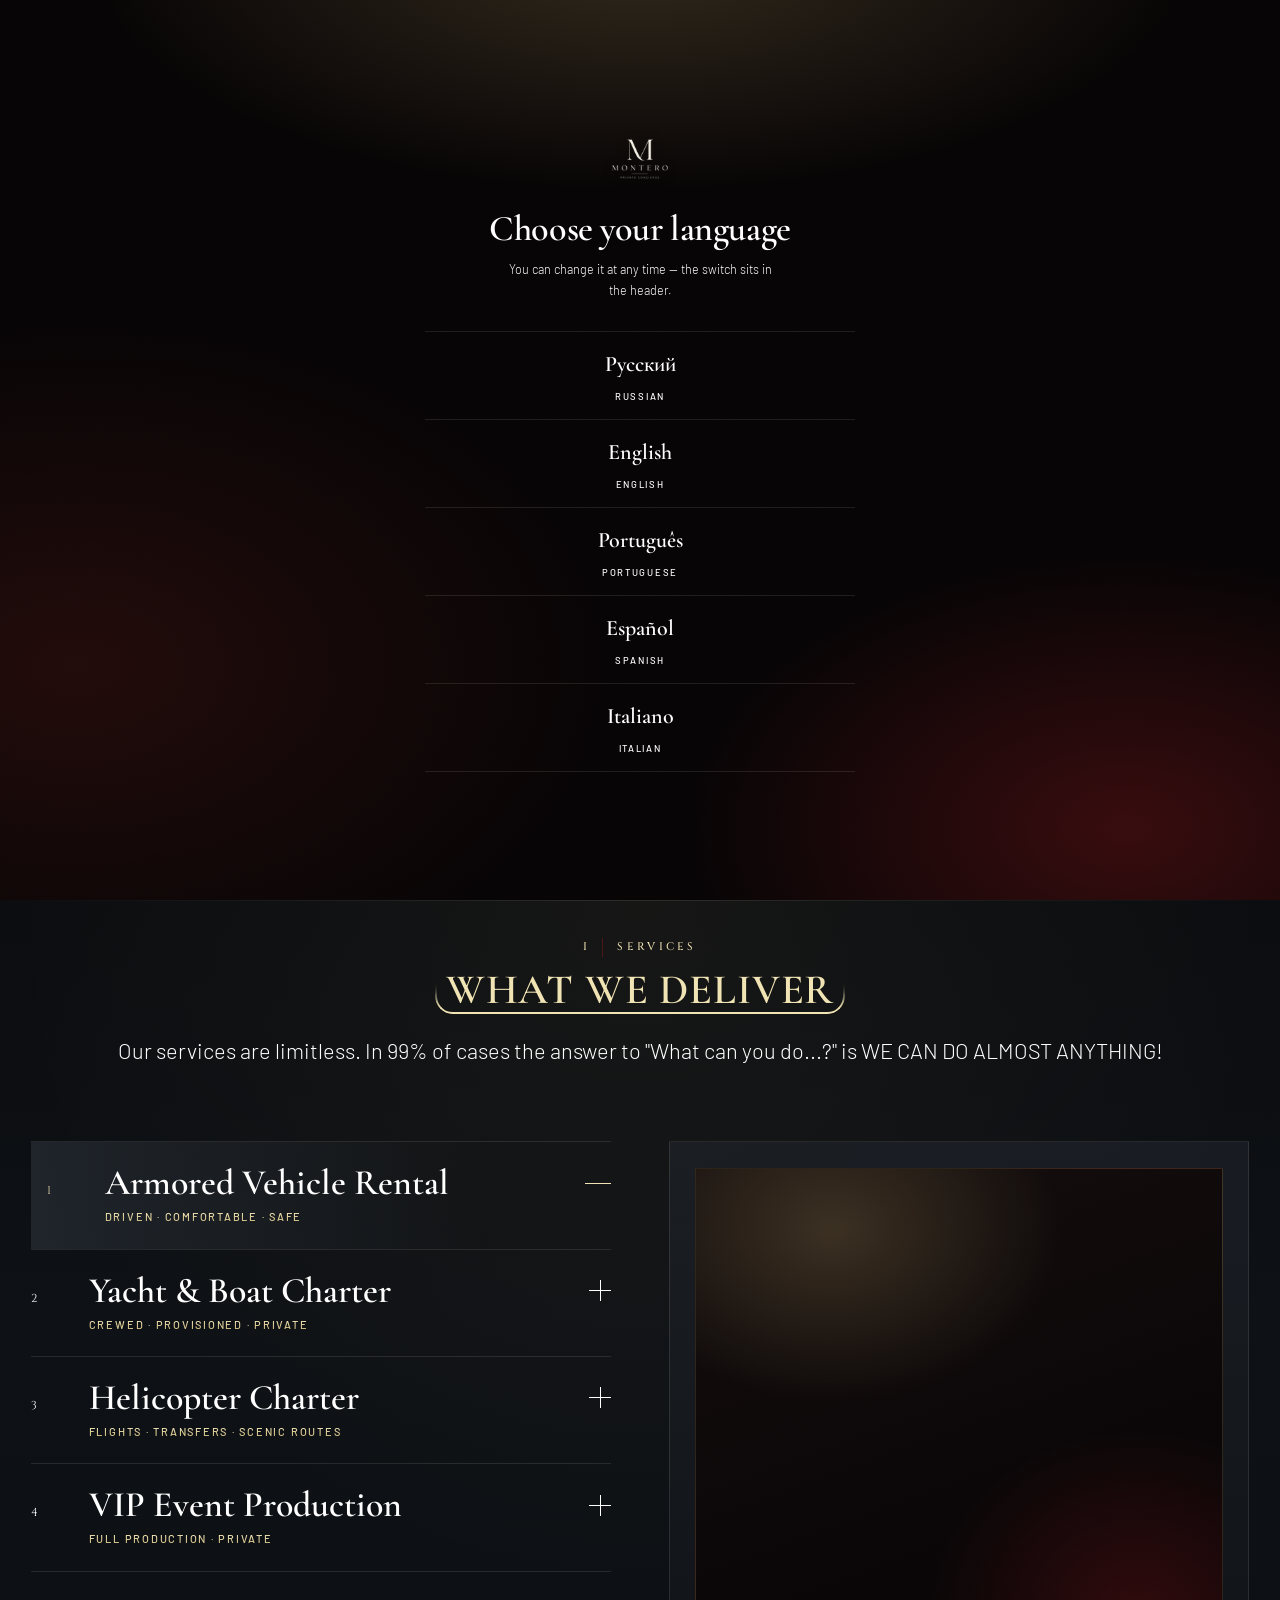
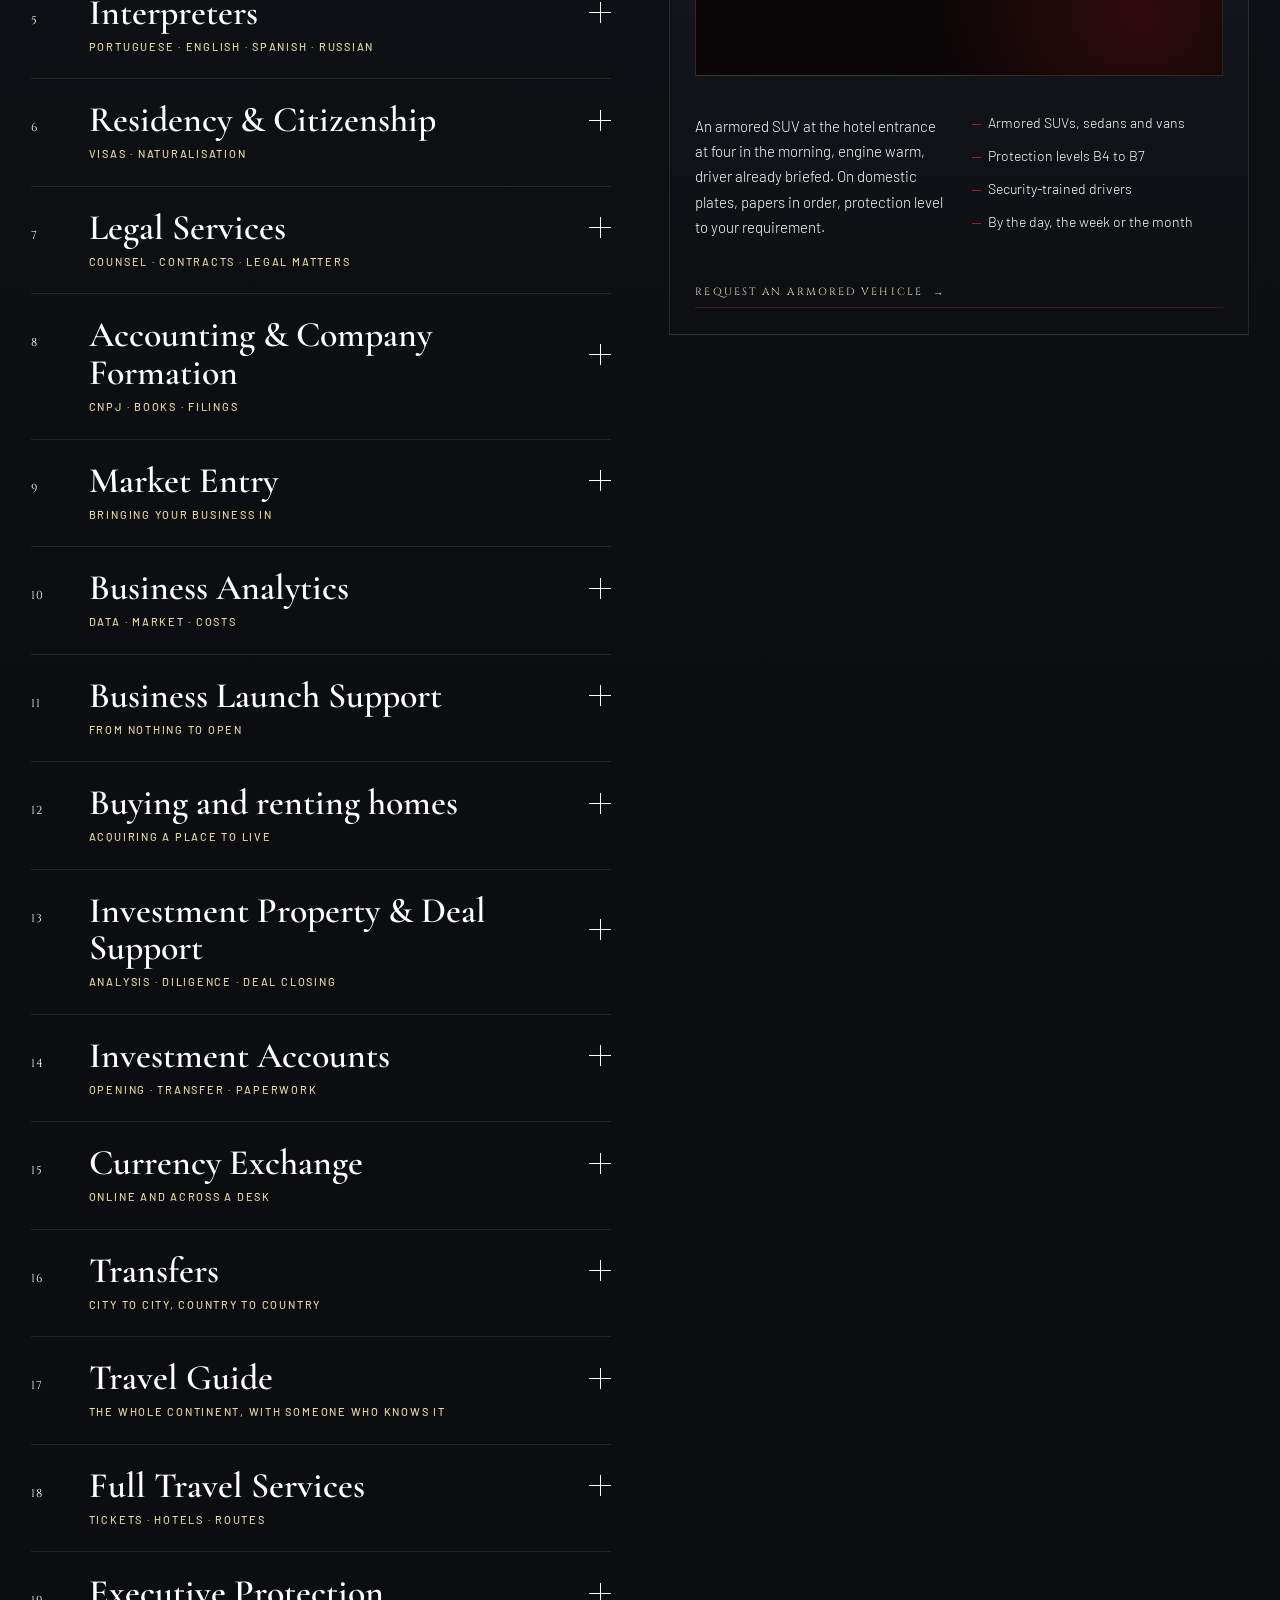
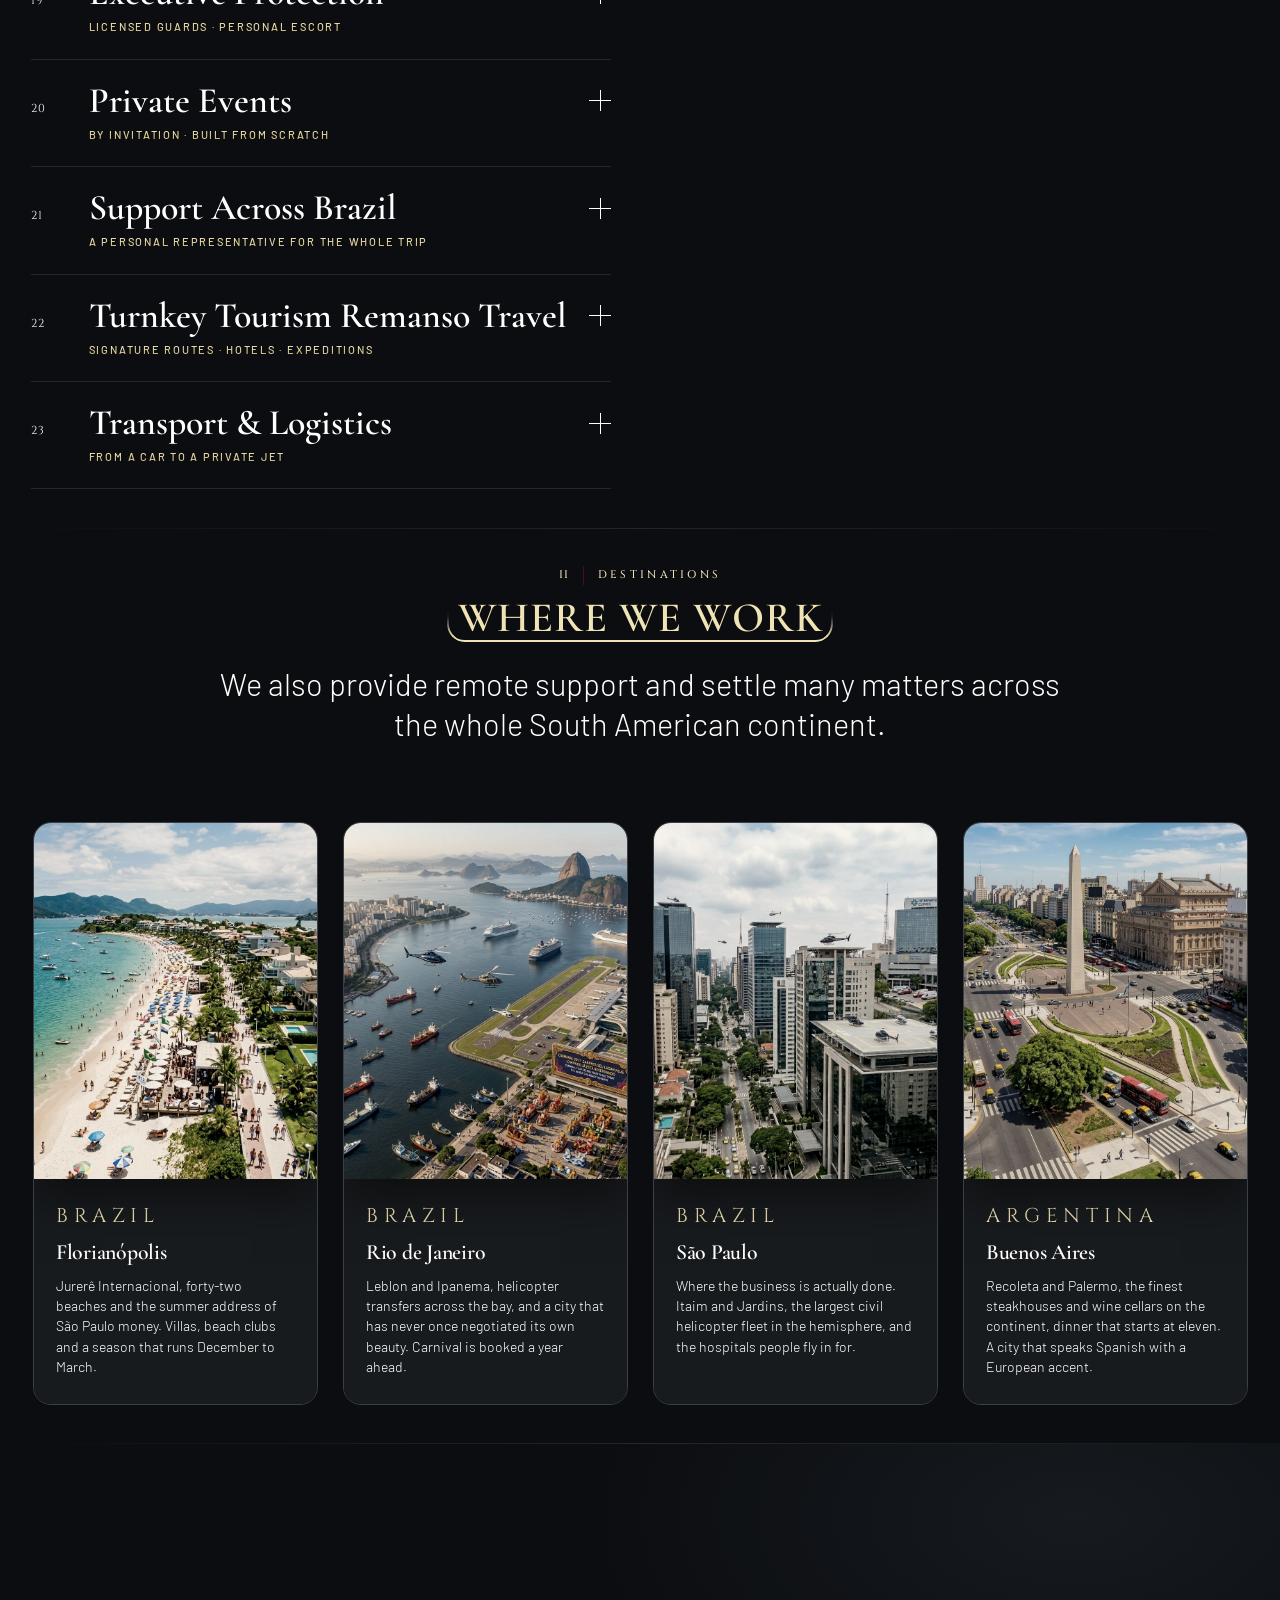
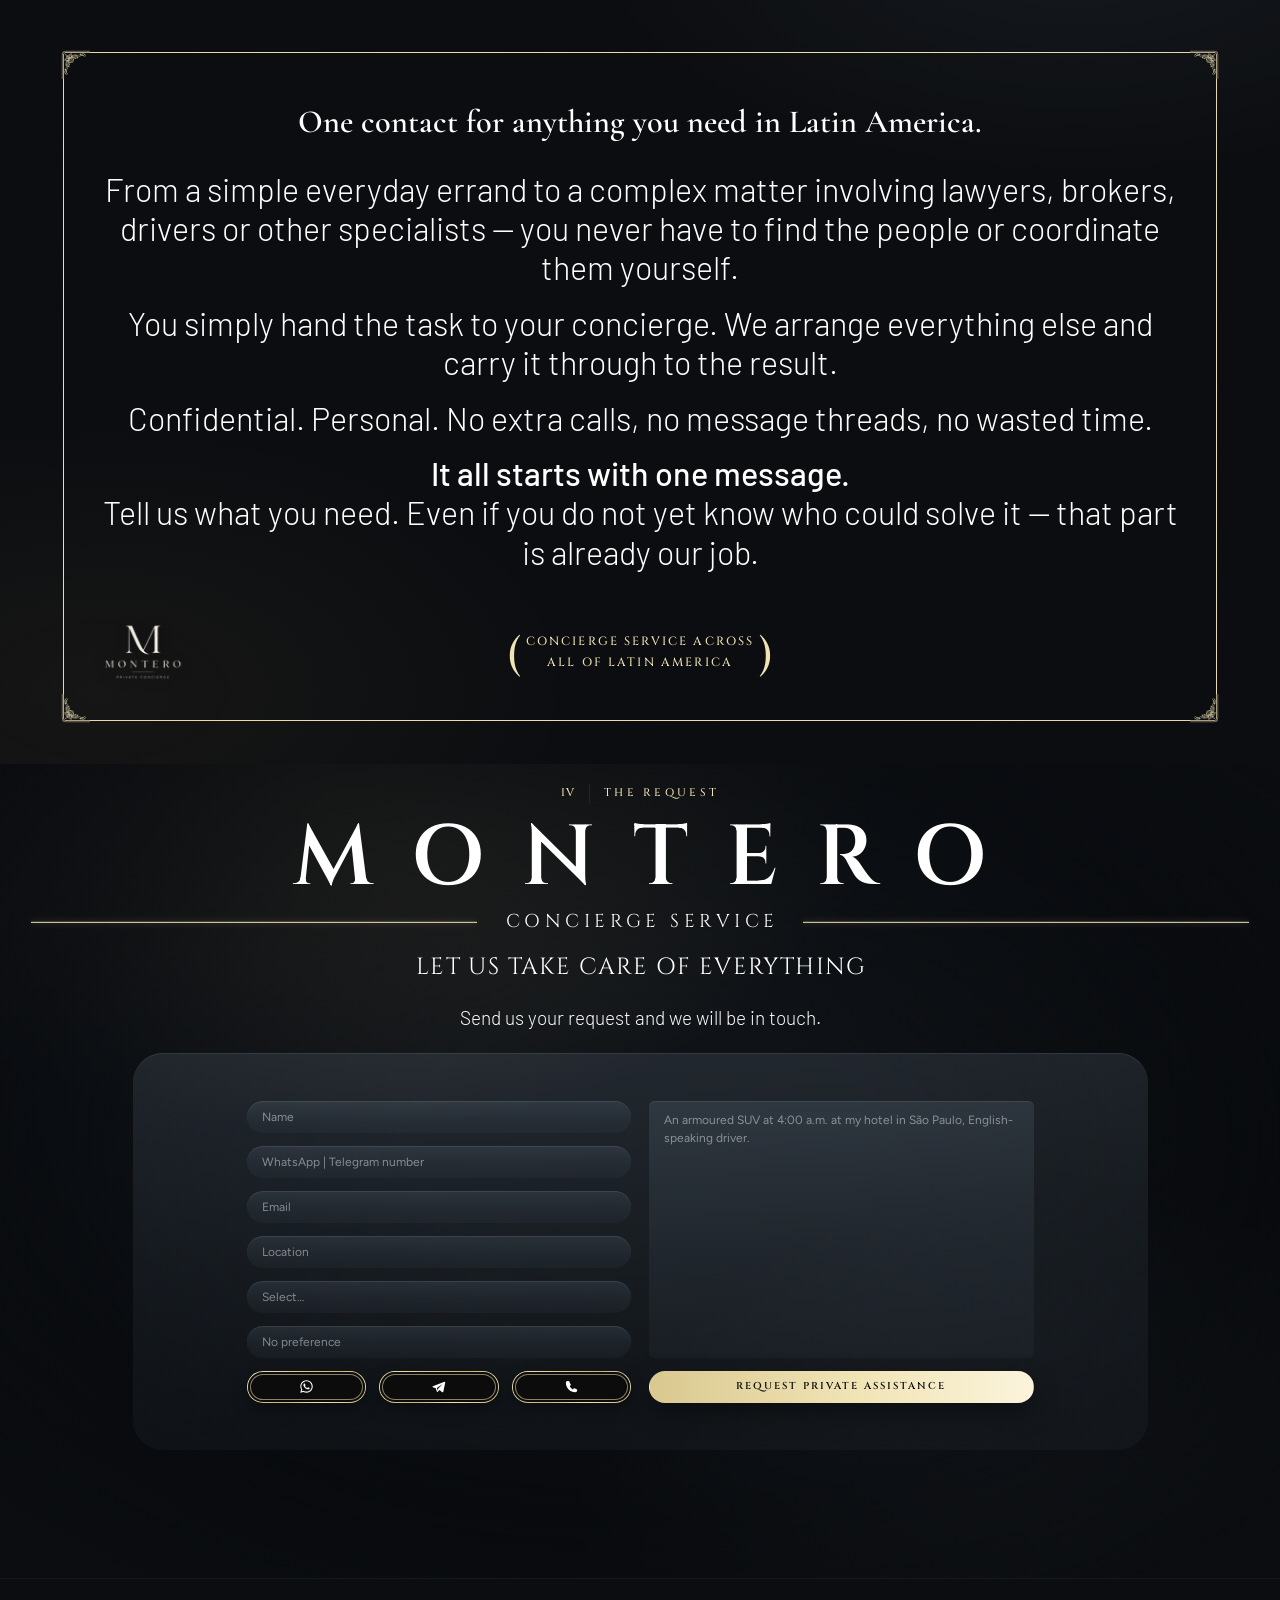
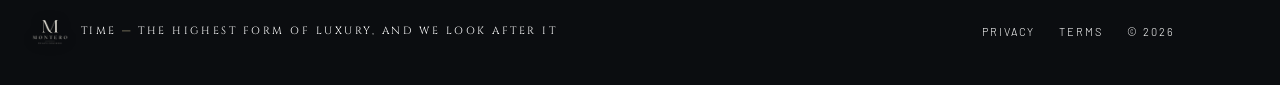
<file: index.html>
<!doctype html>
<html lang="ru">
<head>
<meta charset="utf-8">
<meta name="viewport" content="width=device-width, initial-scale=1">
<!-- ── Один адрес на оба вида ────────────────────────────────────────
     Компьютерная версия живёт в /v3/, телефонная — здесь. Посетителю
     знать об этом незачем: с широкого экрана его сразу переводит на
     /v3/, с телефона он остаётся тут.

     Порог тот же, что у всей вёрстки, — 981 пиксель, и переходы
     разведены (сюда возвращает только ниже 981), поэтому качелей
     между версиями быть не может. На всякий случай стоит счётчик: за
     сеанс не больше двух переходов.

     Кто хочет остаться на этой версии наперекор устройству — адрес с
     ?stay=1 ; выбор держится до конца сеанса.

     Скрипт стоит первым и работает до отрисовки: замена адреса идёт
     без мелькания страницы и без записи в историю, поэтому «назад»
     ведёт туда, откуда человек пришёл.                            -->
<script>
(function () {
  try {
    if (/[?&]stay=1/.test(location.search)) {
      sessionStorage.setItem('mc-stay', '1');
    }
    if (sessionStorage.getItem('mc-stay') === '1') return;
    var n = +(sessionStorage.getItem('mc-jump') || 0);
    if (n >= 2) return;
    if (window.matchMedia('(min-width:981px)').matches) {
      sessionStorage.setItem('mc-jump', n + 1);
      location.replace('v3/' + location.search + location.hash);
    }
  } catch (e) {}
})();
</script>
<!-- ── Свежесть страницы ─────────────────────────────────────────────
     Перед сайтом стоит щит DDoS-Guard, и он держит копию страницы у
     себя, не слушая ни Cache-Control, ни must-revalidate: проверено на
     пробном файле — изменённый на сервере, он отдавался старым больше
     трёх минут. Поэтому страница спрашивает сама.

     Запрос к version.txt идёт с уникальной меткой времени: такого
     адреса у щита в запасе нет, и он вынужден сходить на сервер. Если
     номер сборки разошёлся с тем, что вшит в страницу, — уходим на
     адрес с этим номером. Он тоже уникален, значит тоже мимо щита, и
     человек видит свежее. Одной перезагрузки хватает.

     Всё обёрнуто так, чтобы отказ сети или старый браузер ничего не
     ломали: не вышло — страница просто остаётся как есть.        -->
<meta name="mc-build" content="13f82c9b87">
<script>
(function () {
  try {
    var m = document.querySelector('meta[name="mc-build"]');
    if (!m || !window.fetch) return;
    var свой = (m.getAttribute('content') || '').trim();
    if (!свой || свой.charAt(0) === '_') return;   /* не собрано — не мешаем */
    fetch('version.txt?t=' + Date.now(), { cache: 'no-store' })
      .then(function (r) { return r.ok ? r.text() : ''; })
      .then(function (t) {
        var нов = (t || '').trim();
        if (!нов || нов === свой) return;
        if (location.search.indexOf('v=' + нов) !== -1) return;   /* уже на свежем */
        location.replace(location.pathname + '?v=' + encodeURIComponent(нов) + location.hash);
      })
      .catch(function () {});
  } catch (e) {}
})();
</script>
<title data-i18n="meta.title">MONTERO — Concierge Service</title>
<link rel="icon" href="assets/img/favicon.ico?v=72ce9bf3" sizes="any">
<link rel="icon" type="image/png" sizes="32x32" href="assets/img/favicon-32.png?v=3764b891">
<link rel="apple-touch-icon" sizes="180x180" href="assets/img/apple-touch-icon.png?v=cc513572">
<meta name="theme-color" content="#0C0C0D">
<meta name="description" data-i18n-content="meta.desc" content="Частный консьерж по Бразилии и Латинской Америке. Одна просьба — всё устроено: транспорт, авиация, яхты, резиденции, охрана.">
<link rel="preconnect" href="https://fonts.googleapis.com">
<link rel="preconnect" href="https://fonts.gstatic.com" crossorigin>
<link rel="stylesheet" href="https://fonts.googleapis.com/css2?family=Libertinus+Serif:ital,wght@0,400;0,600;0,700;1,400&family=Cormorant+Garamond:ital,wght@0,300;0,400;0,500;0,600;1,300;1,400&family=Cinzel:wght@400;500;600&family=Barlow:wght@300;400;500;600&family=Commissioner:wght@300;400;500;600&display=swap">
<link rel="stylesheet" href="https://fonts.googleapis.com/css2?family=Playfair+Display:ital,wght@0,400;0,500;0,600;0,700;1,400;1,500;1,600&family=Lora:wght@400;500;600;700&display=swap">
<link rel="stylesheet" href="assets/css/style.css?v=dad8f49d">
</head>
<body>

<div class="grain" aria-hidden="true"></div>

<!-- ════════ NAV ════════ -->
<header class="nav" id="nav">
  <div class="nav-in">
    <a class="brand" href="#home" data-scroll aria-label="На главную" data-i18n-aria="aria.home">
      <img class="brand-mark" src="assets/img/mark-128.png?v=abeec089"
           srcset="assets/img/mark-72.png?v=ff7ff8f9 72w, assets/img/mark-88.png?v=d2e3e298 88w, assets/img/mark-108.png?v=9b10171b 108w, assets/img/mark-128.png?v=abeec089 128w, assets/img/mark-144.png?v=e69e61a5 144w, assets/img/mark-160.png?v=24760b86 160w, assets/img/mark-200.png?v=bf9d3233 200w, assets/img/mark-260.png?v=b6441772 260w, assets/img/mark-360.png?v=07fea1cb 360w"
           sizes="(max-width:540px) 60px, 72px"
           alt="Montero Private Concierge" width="512" height="512" decoding="async">
    </a>

    <nav class="nav-links" aria-label="Разделы" data-i18n-aria="aria.sections">
      <a href="#home" data-scroll data-i18n="nav.home">Главная</a>
      <a href="#services" data-scroll data-i18n="nav.services">Услуги</a>
      <a href="#destinations" data-scroll data-i18n="nav.destinations">Направления</a>
      <a href="#concierge" data-scroll data-i18n="nav.concierge">Консьерж</a>
      <a href="#request" data-scroll data-i18n="nav.request">Заявка</a>
    </nav>

    <div class="nav-right">
      <button class="lang-btn" id="langBtn" type="button" aria-haspopup="dialog">
        <span id="langCode">RU</span>
        <svg viewBox="0 0 10 6" width="9" height="6" aria-hidden="true"><path d="M1 1l4 4 4-4" fill="none" stroke="currentColor" stroke-width="1.2"></path></svg>
      </button>
      <a class="btn btn-ghost btn-sm" href="#request" data-scroll><span data-i18n="nav.cta">Связь 24/7</span></a>
      <button class="burger" id="burger" type="button" aria-label="Меню" data-i18n-aria="aria.menu" aria-expanded="false" aria-controls="drawer">
        <span></span><span></span>
      </button>
    </div>
  </div>
</header>

<div class="drawer" id="drawer" hidden>
  <button class="btn btn-ghost btn-sm drawer-lang" id="langBtnMob" type="button"
          data-i18n="lang.btn">Язык</button>
  <nav class="drawer-links" aria-label="Меню" data-i18n-aria="aria.menu">
    <a href="#home" data-scroll><span data-i18n="nav.home">Главная</span></a>
    <a href="#services" data-scroll><span data-i18n="nav.services">Услуги</span></a>
    <a href="#destinations" data-scroll><span data-i18n="nav.destinations">Направления</span></a>
    <a href="#concierge" data-scroll><span data-i18n="nav.concierge">Консьерж</span></a>
    <a href="#request" data-scroll><span data-i18n="nav.request">Заявка</span></a>
  </nav>
</div>

<main>

<!-- ════════ I · HERO ════════ -->
<!-- Первый экран и витрина под ним — одно полотно в высоту окна.
     Обёртка ниже держит их вместе: остаток высоты уходит первому
     экрану, а нижняя строка витрины садится ровно на край окна. -->
<div class="home-canvas">

<section class="hero" id="home">
  <div class="hero-bg" data-parallax="0.14">
    <!-- Первый экран стоит на собственном цвете: чёрный с красным
         смещением, золотое сияние сверху, алый отсвет справа внизу —
         всё это заложено в фон .hero-bg. Снимок снят по просьбе
         владельца. Чтобы вернуть его, раскройте блок ниже.
    <picture>
      <source media="(max-width:720px)" srcset="assets/img/hero-m.jpg?v=cdcdb51e">
      <img class="media" src="assets/img/hero.jpg?v=2ba8894e" alt="" fetchpriority="high">
    </picture> -->
    <!-- Видеофон ложится поверх снимка сам, когда сможет играть.
         Раскройте блок, когда вернём ролик.
    <video class="media vid" autoplay muted loop playsinline preload="auto"
           poster="assets/img/hero.jpg">
      <source src="assets/img/hero.mp4" type="video/mp4">
    </video> -->
  </div>
  <div class="hero-glow" aria-hidden="true"></div>
  <div class="strings" aria-hidden="true">
    <span style="--x:9%;--h:44vh;--o:.10;--d:0s"></span>
    <span style="--x:21%;--h:31vh;--o:.07;--d:-2.4s"></span>
    <span style="--x:37%;--h:52vh;--o:.12;--d:-5.1s"></span>
    <span style="--x:63%;--h:38vh;--o:.09;--d:-1.3s"></span>
    <span style="--x:79%;--h:47vh;--o:.11;--d:-3.7s"></span>
    <span style="--x:92%;--h:28vh;--o:.06;--d:-6.2s"></span>
  </div>
  <div class="hero-vig" aria-hidden="true"></div>

  <div class="shell hero-in">
    <h1 class="lockup reveal d1">
      <span class="lk-name">Montero</span>
      <span class="lk-sub"><i></i><em>Concierge Service</em><i></i></span>
      <span class="lk-claim">
        <span class="lk-dot" aria-hidden="true"></span>
        <b data-i18n="final.claim1">Всё, что вам нужно в Бразилии, Аргентине</b>
        <b class="hard" data-i18n="final.claim2">на одном номере тел: +55-48-99648-1563</b>
      </span>
    </h1>
    <div class="hero-act reveal d3">
      <a class="btn btn-ghost btn-lg" href="https://wa.me/5548996481563" target="_blank" rel="noopener"><span data-i18n="hero.wa">Связаться с нами</span></a>
    </div>
  </div>

  <div class="hero-rail reveal d4">
    <span><b data-count="24">0</b><b>/7</b> <em data-i18n="rail.attendance">на связи</em></span>
    <span><b data-count="20">0</b><b>+</b> <em data-i18n="rail.services">услуг</em></span>
    <span><b data-count="4">0</b> <em data-i18n="rail.destinations">направления</em></span>
    <span><b>1</b> <em data-i18n="rail.number">номер</em></span>
  </div>
</section>

<!-- ════════ I-B · ВИТРИНА ════════
     Панель между первым экраном и разделом услуг: слоган, философия,
     шесть направлений работы и знак с прямой связью. Собрана по
     макету владельца; логика остальных разделов не затронута.   -->
<section class="lp" id="showcase">

  <div class="lp-band">
    <div class="lp-band-in">
      <p class="lp-slogan reveal">
        <span data-i18n="lp.slogan1">Ваше время.</span><br>
        <span data-i18n="lp.slogan2">Наша ответственность.</span>
      </p>
      <p class="lp-clock reveal d1" id="lpClock"><b id="lpH">--</b><i>:</i><b id="lpM">--</b></p>
    </div>
  </div>

  <div class="lp-grid">

    <!-- ── Философия ────────────────────────────────────────────── -->
    <article class="lp-col lp-philosophy reveal">
      <p class="lp-label" data-i18n="lp.phil.label">Философия Montero</p>
      <h2 class="lp-h">
        <span data-i18n="lp.phil.h1">Ваше время.</span><br>
        <span data-i18n="lp.phil.h2">Ваша роскошь.</span>
      </h2>
      <p class="lp-txt" data-i18n-html="lp.phil.txt">Мы берём на себя всё, что требует времени,<br>ресурсов и связей. Вы получаете результат<br>— без лишних усилий и лишних людей.</p>
      <p class="lp-sign" data-i18n="lp.phil.sign">Частный консьерж — MONTERO</p>
    </article>

    <!-- ── Шесть направлений работы ─────────────────────────────── -->
    <article class="lp-col lp-services reveal d1">
      <p class="lp-label" data-i18n="lp.svc.label">Услуги</p>
      <ul class="lp-list">
        <li><a href="#services" data-scroll>
          <span class="lp-num">01</span>
          <span class="lp-body">
            <span class="lp-name" data-i18n="lp.svc0">Бронированные авто</span>
            <span class="lp-tag" data-i18n="lp.tag0">С водителем · Комфортно</span>
          </span>
          <span class="lp-arrow" aria-hidden="true"></span>
        </a></li>
        <li><a href="#services" data-scroll>
          <span class="lp-num">02</span>
          <span class="lp-body">
            <span class="lp-name" data-i18n="svc.1.name">Яхты и катера</span>
            <span class="lp-tag" data-i18n="lp.tag1">С экипажем · С провизией</span>
          </span>
          <span class="lp-arrow" aria-hidden="true"></span>
        </a></li>
        <li><a href="#services" data-scroll>
          <span class="lp-num">03</span>
          <span class="lp-body">
            <span class="lp-name" data-i18n="svc.2.name">Аренда вертолёта</span>
            <span class="lp-tag" data-i18n="lp.tag2">Полёты · Трансферы</span>
          </span>
          <span class="lp-arrow" aria-hidden="true"></span>
        </a></li>
        <li><a href="#services" data-scroll>
          <span class="lp-num">04</span>
          <span class="lp-body">
            <span class="lp-name" data-i18n="svc.3.name">VIP-мероприятия</span>
            <span class="lp-tag" data-i18n="svc.3.tag">Полная организация · Приватно</span>
          </span>
          <span class="lp-arrow" aria-hidden="true"></span>
        </a></li>
        <li><a href="#services" data-scroll>
          <span class="lp-num">05</span>
          <span class="lp-body">
            <span class="lp-name" data-i18n="svc.4.name">Переводчики</span>
            <span class="lp-tag" data-i18n="lp.tag4">Португальский · Английский</span>
          </span>
          <span class="lp-arrow" aria-hidden="true"></span>
        </a></li>
        <li><a href="#services" data-scroll>
          <span class="lp-num">06</span>
          <span class="lp-body">
            <span class="lp-name" data-i18n="svc.5.name">ВНЖ и гражданство</span>
            <span class="lp-tag" data-i18n="svc.5.tag">Визы · Натурализация</span>
          </span>
          <span class="lp-arrow" aria-hidden="true"></span>
        </a></li>
      </ul>
    </article>

    <!-- ── Направления и прямая связь ───────────────────────────── -->
    <article class="lp-col lp-dest reveal d2">
      <p class="lp-label" data-i18n="lp.dest.label">Направления</p>

      <div class="lp-dest-in">
        <p class="lp-big">
          <b>04</b>
          <span data-i18n="lp.dest.word">направления</span>
        </p>
        <ul class="lp-icons">
          <li>
            <svg viewBox="0 0 24 24" width="26" height="26" fill="none" stroke="currentColor" stroke-width="1.1" aria-hidden="true"><path d="M3 11 12 4l9 7"/><path d="M5.5 9.6V20h13V9.6"/><path d="M10 20v-5h4v5"/></svg>
            <span data-i18n="lp.dest.i0">Недвижимость</span>
          </li>
          <li>
            <svg viewBox="0 0 24 24" width="26" height="26" fill="none" stroke="currentColor" stroke-width="1.1" aria-hidden="true"><path d="M3 15h18"/><path d="M5 15v2.5M19 15v2.5"/><path d="M4.5 15l1.8-5.2A2 2 0 0 1 8.2 8.4h7.6a2 2 0 0 1 1.9 1.4L19.5 15"/><circle cx="7.5" cy="15" r="1.6"/><circle cx="16.5" cy="15" r="1.6"/></svg>
            <span data-i18n="lp.dest.i1">Образ жизни</span>
          </li>
          <li>
            <svg viewBox="0 0 24 24" width="26" height="26" fill="none" stroke="currentColor" stroke-width="1.1" aria-hidden="true"><path d="M12 3c.8 0 1.3.8 1.3 1.8v4.4l7.2 3.9v1.7l-7.2-2.2v4l2.3 1.6v1.4L12 19l-3.6.6v-1.4l2.3-1.6v-4L3.5 14.8v-1.7l7.2-3.9V4.8C10.7 3.8 11.2 3 12 3Z"/></svg>
            <span data-i18n="lp.dest.i2">Перелёты</span>
          </li>
          <li>
            <svg viewBox="0 0 24 24" width="26" height="26" fill="none" stroke="currentColor" stroke-width="1.1" aria-hidden="true"><rect x="3" y="7.5" width="18" height="12" rx="1.4"/><path d="M9 7.5V6a1.5 1.5 0 0 1 1.5-1.5h3A1.5 1.5 0 0 1 15 6v1.5"/><path d="M3 12.5h18"/></svg>
            <span data-i18n="lp.dest.i3">Бизнес</span>
          </li>
        </ul>
      </div>

      <div class="lp-one">
        <p class="lp-one-h">
          <span data-i18n="lp.one.h1">Один номер.</span><br>
          <span data-i18n="lp.one.h3">Один консьерж.</span>
        </p>
        <p class="lp-one-txt" data-i18n-html="lp.one.txt">Один номер для решений,<br>которые требуют десятков контактов.<br>Вы формулируете желание.</p>
        <p class="lp-sign lp-one-sign" data-i18n="lp.one.sign">Мы превращаем его в реальность.</p>
        <a class="btn btn-ghost btn-sm lp-one-btn" href="https://wa.me/5548996481563" target="_blank" rel="noopener"><span data-i18n="lp.one.cta">Связаться 24/7</span></a>
      </div>
    </article>

  </div>

  <div class="lp-foot">
    <a class="lp-foot-brand" href="#home" data-scroll>
      <b>MONTERO</b>
      <em data-i18n="lp.foot.sub">Частный консьерж</em>
    </a>
    <p class="lp-foot-claim">
      <b data-i18n="lp.foot.claim">Ваше время — ваша роскошь.</b>
      <em data-i18n="lp.foot.geo">Бразилия · Южная Америка</em>
    </p>
    <a class="lp-foot-cta" href="#request" data-scroll data-i18n-html="lp.foot.cta">Запросить<br>консьержа</a>
  </div>

</section>

</div><!-- /.home-canvas -->

<!-- ════════ II · SERVICES ════════ -->
<section class="sec services" id="services">
  <div class="shell">
    <header class="sec-head reveal">
      <p class="label"><i>I</i><span data-i18n="sec.svc.label">Услуги</span></p>
      <h2 data-i18n-html="sec.svc.h">Что мы <span class="h-cap">реализуем</span></h2>
      <p class="sec-lede" data-i18n="sec.svc.lede">Наши услуги — безграничны, и в 99% случаев на вопрос "А что вы можете...?" ответ — МОЖЕМ ПРАКТИЧЕСКИ ВСЁ!</p>
    </header>

    <div class="svc-grid">
      <div class="svc-list">

        <article class="svc-row reveal" data-svc data-first>
          <button class="svc-head" type="button" aria-expanded="false">
            <span class="svc-num">1</span>
            <span class="svc-name" data-i18n="svc.0.name">Бронированные автомобили</span>
            <span class="svc-tag" data-i18n="svc.0.tag">С водителем · комфортно · безопасно</span>
            <span class="svc-mark" aria-hidden="true"></span>
          </button>
          <div class="svc-body"><div class="svc-detail">
            <div class="svc-media sc-night"><img class="media" src="assets/img/mobility.jpg?v=4da29753" alt="Mobility"></div>
            <p class="svc-text" data-i18n="svc.0.text">Бронированный внедорожник у входа в отель в четыре утра: двигатель прогрет, водитель уже проинструктирован. Машина на внутренних номерах, документы в порядке, класс защиты — под вашу задачу.</p>
            <ul class="svc-items">
              <li data-i18n="svc.0.i0">Бронированные внедорожники, седаны и микроавтобусы</li>
              <li data-i18n="svc.0.i1">Классы защиты от B4 до B7</li>
              <li data-i18n="svc.0.i2">Водители с подготовкой по безопасности</li>
              <li data-i18n="svc.0.i3">На день, на неделю или на месяц</li>
            </ul>
            <a class="svc-cta" href="#request" data-scroll data-prefill="Armored Vehicle Rental" data-i18n="svc.0.cta">Запросить бронированный автомобиль</a>
          </div></div>
        </article>

        <article class="svc-row reveal" data-svc>
          <button class="svc-head" type="button" aria-expanded="false">
            <span class="svc-num">2</span>
            <span class="svc-name" data-i18n="svc.1.name">Яхты и катера</span>
            <span class="svc-tag" data-i18n="svc.1.tag">С экипажем · С провизией · Приватно</span>
            <span class="svc-mark" aria-hidden="true"></span>
          </button>
          <div class="svc-body"><div class="svc-detail">
            <div class="svc-media sc-sea"><img class="media" src="assets/img/yachts.jpg?v=ecbccb08" alt="Yachts"></div>
            <p class="svc-text" data-i18n="svc.1.text">Яхта с экипажем, полностью подготовленная под ваши пожелания. Или быстрый катер на ваше время. Индивидуальные маршруты, лучшие побережья и полная свобода передвижения по воде.</p>
            <ul class="svc-items">
              <li data-i18n="svc.1.i0">Моторные и парусные яхты с экипажем</li>
              <li data-i18n="svc.1.i1">Гидроциклы и катера</li>
              <li data-i18n="svc.1.i2">Острова, пляжи и курорты континента</li>
              <li data-i18n="svc.1.i3">Шеф-повар, провизия и дайвинг</li>
            </ul>
            <a class="svc-cta" href="#request" data-scroll data-prefill="Yacht &amp; Boat Charter" data-i18n="svc.1.cta">Запросить яхту</a>
          </div></div>
        </article>

        <article class="svc-row reveal" data-svc>
          <button class="svc-head" type="button" aria-expanded="false">
            <span class="svc-num">3</span>
            <span class="svc-name" data-i18n="svc.2.name">Аренда вертолёта</span>
            <span class="svc-tag" data-i18n="svc.2.tag">Полёты · Трансферы · Обзорные маршруты</span>
            <span class="svc-mark" aria-hidden="true"></span>
          </button>
          <div class="svc-body"><div class="svc-detail">
            <div class="svc-media sc-sky"><img class="media" src="assets/img/helicopter.jpg?v=ec0a456b" alt="Helicopter"></div>
            <p class="svc-text" data-i18n="svc.2.text">Сан-Паулу — Буэнос-Айрес без многочасовой дороги и пересадок. Перелёты между городскими площадками, трансферы по Латинской Америке, разрешения оформлены до вашего приезда.</p>
            <ul class="svc-items">
              <li data-i18n="svc.2.i0">Перелёты между городскими площадками</li>
              <li data-i18n="svc.2.i1">Побережье и острова</li>
              <li data-i18n="svc.2.i2">Обзорные полёты над Рио, Фос-ду-Игуасу и др</li>
              <li data-i18n="svc.2.i3">Разрешения на посадку и наземное обслуживание</li>
            </ul>
            <a class="svc-cta" href="#request" data-scroll data-prefill="Helicopter Charter" data-i18n="svc.2.cta">Запросить вертолёт</a>
          </div></div>
        </article>

        <article class="svc-row reveal" data-svc>
          <button class="svc-head" type="button" aria-expanded="false">
            <span class="svc-num">4</span>
            <span class="svc-name" data-i18n="svc.3.name">VIP-мероприятия</span>
            <span class="svc-tag" data-i18n="svc.3.tag">Полная организация · Приватно</span>
            <span class="svc-mark" aria-hidden="true"></span>
          </button>
          <div class="svc-body"><div class="svc-detail">
            <div class="svc-media sc-blood"><img class="media" src="assets/img/vipevents.jpg?v=02e2879f" alt=""></div>
            <p class="svc-text" data-i18n="svc.3.text">Организуем частные мероприятия любого формата — от ужина для небольшой компании до большого закрытого вечера. Подберём место, персонал и всё необходимое для проведения мероприятия.</p>
            <ul class="svc-items">
              <li data-i18n="svc.3.i0">Частные ужины, приёмы и торжества</li>
              <li data-i18n="svc.3.i1">Подбор площадки и полная организация</li>
              <li data-i18n="svc.3.i2">VIP-зоны и доступ на закрытые мероприятия</li>
              <li data-i18n="svc.3.i3">Повара, музыканты, охрана, фотографы</li>
            </ul>
            <a class="svc-cta" href="#request" data-scroll data-prefill="VIP Event Production" data-i18n="svc.3.cta">Запросить мероприятие</a>
          </div></div>
        </article>

        <article class="svc-row reveal" data-svc>
          <button class="svc-head" type="button" aria-expanded="false">
            <span class="svc-num">5</span>
            <span class="svc-name" data-i18n="svc.4.name">Переводчики</span>
            <span class="svc-tag" data-i18n="svc.4.tag">Португальский · Английский · Испанский · Русский</span>
            <span class="svc-mark" aria-hidden="true"></span>
          </button>
          <div class="svc-body"><div class="svc-detail">
            <div class="svc-media sc-ivory"><img class="media mid" src="assets/img/interpreters.jpg?v=7be649f2" alt=""></div>
            <p class="svc-text" data-i18n="svc.4.text">Переводчик помогает общаться на встречах и решать важные вопросы без языкового барьера.</p>
            <ul class="svc-items">
              <li data-i18n="svc.4.i0">Последовательный и синхронный перевод</li>
              <li data-i18n="svc.4.i1">Переговоры и деловые встречи</li>
              <li data-i18n="svc.4.i2">Нотариус, банк, приём у врача</li>
              <li data-i18n="svc.4.i3">Присяжный перевод документов</li>
            </ul>
            <a class="svc-cta" href="#request" data-scroll data-prefill="Interpreters" data-i18n="svc.4.cta">Запросить переводчика</a>
          </div></div>
        </article>

        <article class="svc-row reveal" data-svc>
          <button class="svc-head" type="button" aria-expanded="false">
            <span class="svc-num">6</span>
            <span class="svc-name" data-i18n="svc.5.name">ВНЖ и гражданство</span>
            <span class="svc-tag" data-i18n="svc.5.tag">Визы · Натурализация</span>
            <span class="svc-mark" aria-hidden="true"></span>
          </button>
          <div class="svc-body"><div class="svc-detail">
            <div class="svc-media sc-dark"><img class="media mid" src="assets/img/residency.jpg?v=c7250800" alt=""></div>
            <p class="svc-text" data-i18n="svc.5.text">Временный вид на жительство, постоянный, гражданство. Мы держим дело, следим за сроками и говорим, что происходит на самом деле — на вашем языке, а не на португальском юридическом.</p>
            <ul class="svc-items">
              <li data-i18n="svc.5.i0">ВНЖ по инвестициям, работе и семье</li>
              <li data-i18n="svc.5.i1">ПМЖ</li>
              <li data-i18n="svc.5.i2">Натурализация и паспорт</li>
              <li data-i18n="svc.5.i3">Помощь с документами для всей семьи</li>
            </ul>
            <a class="svc-cta" href="#request" data-scroll data-prefill="Residency &amp; Citizenship" data-i18n="svc.5.cta">Запросить помощь с ВНЖ</a>
          </div></div>
        </article>

        <article class="svc-row reveal" data-svc>
          <button class="svc-head" type="button" aria-expanded="false">
            <span class="svc-num">7</span>
            <span class="svc-name" data-i18n="svc.6.name">Юридические услуги</span>
            <span class="svc-tag" data-i18n="svc.6.tag">Адвокаты · Договоры · Правовые вопросы</span>
            <span class="svc-mark" aria-hidden="true"></span>
          </button>
          <div class="svc-body"><div class="svc-detail">
            <div class="svc-media sc-stone"><img class="media mid" src="assets/img/legal.jpg?v=c8f95186" alt=""></div>
            <p class="svc-text" data-i18n="svc.6.text">Адвокаты помогают разобраться с документами, договорами и юридическими вопросами до принятия важных решений.</p>
            <ul class="svc-items">
              <li data-i18n="svc.6.i0">Корпоративное и договорное право</li>
              <li data-i18n="svc.6.i1">Недвижимость и споры о праве собственности</li>
              <li data-i18n="svc.6.i2">Семейное, наследственное, миграционное</li>
              <li data-i18n="svc.6.i3">Подготовка и проверка документов</li>
            </ul>
            <a class="svc-cta" href="#request" data-scroll data-prefill="Legal Services" data-i18n="svc.6.cta">Запросить юридическую помощь</a>
          </div></div>
        </article>

        <article class="svc-row reveal" data-svc>
          <button class="svc-head" type="button" aria-expanded="false">
            <span class="svc-num">8</span>
            <span class="svc-name" data-i18n="svc.7.name">Бухгалтерия и открытие компаний</span>
            <span class="svc-tag" data-i18n="svc.7.tag">CNPJ · Учёт · Отчётность</span>
            <span class="svc-mark" aria-hidden="true"></span>
          </button>
          <div class="svc-body"><div class="svc-detail">
            <div class="svc-media sc-amber"><img class="media mid" src="assets/img/accounting.jpg?v=afab652a" alt=""></div>
            <p class="svc-text" data-i18n="svc.7.text">Поможем правильно зарегистрировать компанию и вести бухгалтерию. Подготовим отчётность и проконтролируем сроки, чтобы вам не приходилось заниматься этим самостоятельно.</p>
            <ul class="svc-items">
              <li data-i18n="svc.7.i0">Регистрация компании, CPF и CNPJ</li>
              <li data-i18n="svc.7.i1">Учёт, зарплата и налоговая отчётность</li>
              <li data-i18n="svc.7.i2">Выбор системы налогообложения</li>
              <li data-i18n="svc.7.i3">Лицензии, разрешения, годовая отчётность</li>
            </ul>
            <a class="svc-cta" href="#request" data-scroll data-prefill="Accounting &amp; Company Formation" data-i18n="svc.7.cta">Запросить открытие компании</a>
          </div></div>
        </article>

        <article class="svc-row reveal" data-svc>
          <button class="svc-head" type="button" aria-expanded="false">
            <span class="svc-num">9</span>
            <span class="svc-name" data-i18n="svc.8.name">Внедрение бизнеса</span>
            <span class="svc-tag" data-i18n="svc.8.tag">Переносим то, что у вас уже есть</span>
            <span class="svc-mark" aria-hidden="true"></span>
          </button>
          <div class="svc-body"><div class="svc-detail">
            <div class="svc-media sc-stone"><img class="media mid" src="assets/img/businessentry.jpg?v=fe09ca97" alt=""></div>
            <p class="svc-text" data-i18n="svc.8.text">Если у вас уже есть бизнес, мы поможем перенести его в Южную Америку: откроем компанию, найдём партнёров и организуем работу на месте.</p>
            <ul class="svc-items">
              <li data-i18n="svc.8.i0">Филиал, дочерняя компания или ИП</li>
              <li data-i18n="svc.8.i1">Импорт, таможня и сертификация</li>
              <li data-i18n="svc.8.i2">Дистрибуция и местные партнёры</li>
              <li data-i18n="svc.8.i3">Найм и трудовое законодательство</li>
            </ul>
            <a class="svc-cta" href="#request" data-scroll data-prefill="Market Entry" data-i18n="svc.8.cta">Запросить внедрение бизнеса</a>
          </div></div>
        </article>

        <article class="svc-row reveal" data-svc>
          <button class="svc-head" type="button" aria-expanded="false">
            <span class="svc-num">10</span>
            <span class="svc-name" data-i18n="svc.9.name">Бизнес-аналитика</span>
            <span class="svc-tag" data-i18n="svc.9.tag">Данные · Рынок · Расходы</span>
            <span class="svc-mark" aria-hidden="true"></span>
          </button>
          <div class="svc-body"><div class="svc-detail">
            <div class="svc-media sc-dark"><img class="media mid" src="assets/img/analytics.jpg?v=213d8e3c" alt=""></div>
            <p class="svc-text" data-i18n="svc.9.text">Проверяем рынок, спрос, конкурентов и расходы, чтобы понять, как будет работать ваш бизнес в Южной Америке.</p>
            <ul class="svc-items">
              <li data-i18n="svc.9.i0">Исследование рынка и спроса</li>
              <li data-i18n="svc.9.i1">Анализ конкурентов и цен</li>
              <li data-i18n="svc.9.i2">Расчёт доходов и расходов</li>
              <li data-i18n="svc.9.i3">Выбор региона и площадки</li>
            </ul>
            <a class="svc-cta" href="#request" data-scroll data-prefill="Business Analytics" data-i18n="svc.9.cta">Запросить аналитику</a>
          </div></div>
        </article>

        <article class="svc-row reveal" data-svc>
          <button class="svc-head" type="button" aria-expanded="false">
            <span class="svc-num">11</span>
            <span class="svc-name" data-i18n="svc.10.name">Запуск бизнеса</span>
            <span class="svc-tag" data-i18n="svc.10.tag">С нуля до открытия</span>
            <span class="svc-mark" aria-hidden="true"></span>
          </button>
          <div class="svc-body"><div class="svc-detail">
            <div class="svc-media sc-amber"><img class="media mid" src="assets/img/business.jpg?v=dc51268f" alt=""></div>
            <p class="svc-text" data-i18n="svc.10.text">поможем открыть новое дело в Южной Америке с чистого листа. Поможем разработать план, зарегистрировать компанию, найти помещение, подобрать персонал и подготовить всё к открытию.</p>
            <ul class="svc-items">
              <li data-i18n="svc.10.i0">Концепция и бизнес-план</li>
              <li data-i18n="svc.10.i1">Регистрация и лицензии</li>
              <li data-i18n="svc.10.i2">Помещение, ремонт и поставщики</li>
              <li data-i18n="svc.10.i3">Персонал и запуск работы</li>
            </ul>
            <a class="svc-cta" href="#request" data-scroll data-prefill="Business Launch Support" data-i18n="svc.10.cta">Запросить помощь с запуском</a>
          </div></div>
        </article>


        <article class="svc-row reveal" data-svc>
          <button class="svc-head" type="button" aria-expanded="false">
            <span class="svc-num">12</span>
            <span class="svc-name" data-i18n="svc.12.name">Покупка, аренда жилья</span>
            <span class="svc-tag" data-i18n="svc.12.tag">Приобретаем, чтобы жить</span>
            <span class="svc-mark" aria-hidden="true"></span>
          </button>
          <div class="svc-body"><div class="svc-detail">
            <div class="svc-media sc-night"><img class="media mid" src="assets/img/buyproperty.jpg?v=cbe4a7a1" alt=""></div>
            <p class="svc-text" data-i18n="svc.12.text">Купить жильё в Южной Америке иностранцу законно и безопасно. Мы проверим объект, продавца, документы и все возможные нюансы.</p>
            <ul class="svc-items">
              <li data-i18n="svc.12.i0">Поиск и доступ к закрытым объектам</li>
              <li data-i18n="svc.12.i1">Проверка права собственности</li>
              <li data-i18n="svc.12.i2">Переговоры и оформление сделки</li>
              <li data-i18n="svc.12.i3">Регистрация, налоги и коммунальные</li>
            </ul>
            <a class="svc-cta" href="#request" data-scroll data-prefill="Residential Property Purchase" data-i18n="svc.12.cta">Запросить покупку</a>
          </div></div>
        </article>

        <article class="svc-row reveal" data-svc>
          <button class="svc-head" type="button" aria-expanded="false">
            <span class="svc-num">13</span>
            <span class="svc-name" data-i18n="svc.13.name">Инвестобъекты и сопровождение сделок</span>
            <span class="svc-tag" data-i18n="svc.13.tag">Анализ · Проверка · Закрытие сделки</span>
            <span class="svc-mark" aria-hidden="true"></span>
          </button>
          <div class="svc-body"><div class="svc-detail">
            <div class="svc-media sc-amber"><img class="media" src="assets/img/dealsupport.jpg?v=bff60a06" alt=""></div>
            <p class="svc-text" data-i18n="svc.13.text">Проверим, стоит ли объект своих денег, в каком он состоянии и какой доход может приносить. Поможем провести сделку и оформить все документы.</p>
            <ul class="svc-items">
              <li data-i18n="svc.13.i0">Расчёт доходности и стратегии выхода</li>
              <li data-i18n="svc.13.i1">Техническая и юридическая проверка</li>
              <li data-i18n="svc.13.i2">Переговоры и условия сделки</li>
              <li data-i18n="svc.13.i3">Оформление, регистрация и передача объекта</li>
            </ul>
            <a class="svc-cta" href="#request" data-scroll data-prefill="Investment Property &amp; Deal Support" data-i18n="svc.13.cta">Запросить сопровождение сделки</a>
          </div></div>
        </article>

        <article class="svc-row reveal" data-svc>
          <button class="svc-head" type="button" aria-expanded="false">
            <span class="svc-num">14</span>
            <span class="svc-name" data-i18n="svc.14.name">Инвестиционные счета</span>
            <span class="svc-tag" data-i18n="svc.14.tag">Открытие · Перевод · Оформление</span>
            <span class="svc-mark" aria-hidden="true"></span>
          </button>
          <div class="svc-body"><div class="svc-detail">
            <div class="svc-media sc-stone"><img class="media" src="assets/img/banking.jpg?v=b8e794f7" alt=""></div>
            <p class="svc-text" data-i18n="svc.14.text">Поможем открыть счёт, перевести деньги в Южную Америку и подготовить необходимые документы для банка и финансовых организаций.</p>
            <ul class="svc-items">
              <li data-i18n="svc.14.i0">Инвестиционные и брокерские счета</li>
              <li data-i18n="svc.14.i1">Перевод денег из другой страны</li>
              <li data-i18n="svc.14.i2">Оформление капитала в центробанке</li>
              <li data-i18n="svc.14.i3">Подтверждение происхождения средств</li>
            </ul>
            <a class="svc-cta" href="#request" data-scroll data-prefill="Investment Accounts" data-i18n="svc.14.cta">Запросить открытие счёта</a>
          </div></div>
        </article>

        <article class="svc-row reveal" data-svc>
          <button class="svc-head" type="button" aria-expanded="false">
            <span class="svc-num">15</span>
            <span class="svc-name" data-i18n="svc.15.name">Обмен валюты</span>
            <span class="svc-tag" data-i18n="svc.15.tag">Онлайн и за стойкой</span>
            <span class="svc-mark" aria-hidden="true"></span>
          </button>
          <div class="svc-body"><div class="svc-detail">
            <div class="svc-media sc-dark"><img class="media" src="assets/img/fx.jpg?v=9a5d39ac" alt=""></div>
            <p class="svc-text" data-i18n="svc.15.text">Организуем обмен валюты через лицензированные финансовые организации, которые официально осуществляют валютные операции. Подберём подходящий вариант под вашу сумму и задачу, согласуем условия и поможем организовать проведение операции — онлайн или лично.</p>
            <ul class="svc-items">
              <li data-i18n="svc.15.i0">Онлайн-обмен по согласованному курсу</li>
              <li data-i18n="svc.15.i1">Обмен лично по предварительной записи</li>
              <li data-i18n="svc.15.i2">Работа с крупными суммами</li>
              <li data-i18n="svc.15.i3">Чеки и необходимые документы</li>
            </ul>
            <a class="svc-cta" href="#request" data-scroll data-prefill="Currency Exchange" data-i18n="svc.15.cta">Запросить обмен валюты</a>
          </div></div>
        </article>

        <article class="svc-row reveal" data-svc>
          <button class="svc-head" type="button" aria-expanded="false">
            <span class="svc-num">16</span>
            <span class="svc-name" data-i18n="svc.17.name">Трансферы</span>
            <span class="svc-tag" data-i18n="svc.17.tag">Из города в город, из страны в страну</span>
            <span class="svc-mark" aria-hidden="true"></span>
          </button>
          <div class="svc-body"><div class="svc-detail">
            <div class="svc-media sc-night"><img class="media" src="assets/img/transferbr.jpg?v=0878e30b" alt=""></div>
            <p class="svc-text" data-i18n="svc.17.text">Междугородние и международные переезды по континенту: Сан-Паулу, Рио, Флорианополис, Буэнос-Айрес, Асунсьон, Сьюдад-дель-Эсте — и любая точка между ними. Одна машина, один водитель, одна цена, согласованная до выезда.</p>
            <ul class="svc-items">
              <li data-i18n="svc.17.i0">Маршруты по Бразилии, Аргентине и Парагваю</li>
              <li data-i18n="svc.17.i1">Аэропорты, порты и частные терминалы</li>
              <li data-i18n="svc.17.i2">Многодневные маршруты и пересечение границ</li>
              <li data-i18n="svc.17.i3">Фиксированная цена до выезда</li>
            </ul>
            <a class="svc-cta" href="#request" data-scroll data-prefill="Transfers Across Brazil" data-i18n="svc.17.cta">Запросить трансфер</a>
          </div></div>
        </article>

        <article class="svc-row reveal" data-svc>
          <button class="svc-head" type="button" aria-expanded="false">
            <span class="svc-num">17</span>
            <span class="svc-name" data-i18n="svc.18.name">Гид по Юж. Америке</span>
            <span class="svc-tag" data-i18n="svc.18.tag">Весь континент с тем, кто его знает</span>
            <span class="svc-mark" aria-hidden="true"></span>
          </button>
          <div class="svc-body"><div class="svc-detail">
            <div class="svc-media sc-sky"><img class="media" src="assets/img/guide.jpg?v=29b27368" alt=""></div>
            <p class="svc-text" data-i18n="svc.18.text">Гид, который покажет интересные места, хорошие рестораны и красивые маршруты. Организуем поездки по Бразилии, Аргентине, Парагваю и другим странам Южной Америки.</p>
            <ul class="svc-items">
              <li data-i18n="svc.18.i0">Частный гид в любой стране Южной Америки</li>
              <li data-i18n="svc.18.i1">Исторические места, природа и побережье</li>
              <li data-i18n="svc.18.i2">Рестораны, рынки и интересные районы</li>
              <li data-i18n="svc.18.i3">Фото- и дрон-съёмка</li>
            </ul>
            <a class="svc-cta" href="#request" data-scroll data-prefill="Travel Guide" data-i18n="svc.18.cta">Запросить гида</a>
          </div></div>
        </article>

        <article class="svc-row reveal" data-svc>
          <button class="svc-head" type="button" aria-expanded="false">
            <span class="svc-num">18</span>
            <span class="svc-name" data-i18n="svc.19.name">Туристические услуги</span>
            <span class="svc-tag" data-i18n="svc.19.tag">Билеты · Отели · Маршруты</span>
            <span class="svc-mark" aria-hidden="true"></span>
          </button>
          <div class="svc-body"><div class="svc-detail">
            <div class="svc-media sc-ivory"><img class="media" src="assets/img/tourism.jpg?v=c0eae40c" alt=""></div>
            <p class="svc-text" data-i18n="svc.19.text">Организуем поездку полностью: поможем подобрать перелёты, отели, маршрут, билеты и необходимые документы.</p>
            <ul class="svc-items">
              <li data-i18n="svc.19.i0">Перелёты, гостиницы и апартаменты</li>
              <li data-i18n="svc.19.i1">Планирование маршрута по странам</li>
              <li data-i18n="svc.19.i2">Билеты, пропуска и доступ в парки</li>
              <li data-i18n="svc.19.i3">Страховка и документы для поездки</li>
            </ul>
            <a class="svc-cta" href="#request" data-scroll data-prefill="Full Travel Services" data-i18n="svc.19.cta">Запросить организацию поездки</a>
          </div></div>
        </article>

        <article class="svc-row reveal" data-svc>
          <button class="svc-head" type="button" aria-expanded="false">
            <span class="svc-num">19</span>
            <span class="svc-name" data-i18n="svc.21.name">Личная охрана</span>
            <span class="svc-tag" data-i18n="svc.21.tag">Лицензированные охранники · Индивидуальное сопровождение</span>
            <span class="svc-mark" aria-hidden="true"></span>
          </button>
          <div class="svc-body"><div class="svc-detail">
            <div class="svc-media sc-dark"><img class="media" src="assets/img/protection.jpg?v=8ef0d9a9" alt=""></div>
            <p class="svc-text" data-i18n="svc.21.text">Организуем частную безопасность через проверенные партнёрские агентства — лицензированные охранные организации, имеющие все необходимые разрешения для осуществления охранной деятельности в странах Латинской Америки.</p>
            <ul class="svc-items">
              <li data-i18n="svc.21.i0">Группы личной охраны</li>
              <li data-i18n="svc.21.i1">Предварительная проверка маршрутов и площадок</li>
              <li data-i18n="svc.21.i2">Охрана резиденций и мероприятий</li>
              <li data-i18n="svc.21.i3">Оценка рисков и брифинги перед поездкой</li>
            </ul>
            <a class="svc-cta" href="#request" data-scroll data-prefill="Executive Protection" data-i18n="svc.21.cta">Запросить охрану</a>
          </div></div>
        </article>

        <!-- Четыре услуги, добавленные владельцем. Снимок он пришлёт
             отдельно — пока в карточке название и описание. -->
        <article class="svc-row reveal" data-svc>
          <button class="svc-head" type="button" aria-expanded="false">
            <span class="svc-num">20</span>
            <span class="svc-name" data-i18n="svc.23.name">Закрытые мероприятия</span>
            <span class="svc-tag" data-i18n="svc.23.tag">Вход по приглашениям · Организация с нуля</span>
            <span class="svc-mark" aria-hidden="true"></span>
          </button>
          <div class="svc-body"><div class="svc-detail">
            <div class="svc-media sc-dark"><img class="media" src="assets/img/closedevents.jpg?v=8463d9eb" alt=""></div>
            <p class="svc-text" data-i18n="svc.23.text">Доступ туда, куда нельзя просто купить билет. Частные вечеринки, закрытые клубы, премьеры и VIP-события по приглашениям. А если нужного события нет — мы создадим его для вас с нуля: яхта, частный остров, вилла или любая другая локация. Полная организация под ключ по вашему сценарию — от идеи до последней детали.</p>
          </div></div>
        </article>

        <article class="svc-row reveal" data-svc>
          <button class="svc-head" type="button" aria-expanded="false">
            <span class="svc-num">21</span>
            <span class="svc-name" data-i18n="svc.24.name">Сопровождение по всей Бразилии</span>
            <span class="svc-tag" data-i18n="svc.24.tag">Личный представитель рядом всю поездку</span>
            <span class="svc-mark" aria-hidden="true"></span>
          </button>
          <div class="svc-body"><div class="svc-detail">
            <div class="svc-media sc-sky"><img class="media" src="assets/img/supportbr.jpg?v=97fc48cd" alt=""></div>
            <p class="svc-text" data-i18n="svc.24.text">Ваш личный представитель рядом на протяжении всей поездки. Наш сотрудник физически сопровождает вас, вашу семью или делегацию в любой точке Бразилии, выступая одновременно переводчиком, гидом и персональным консьержем. Он отвечает за организацию маршрута, вашу безопасность и решение любых вопросов на месте — один человек, который всегда рядом и берёт все заботы на себя.</p>
          </div></div>
        </article>

        <article class="svc-row reveal" data-svc>
          <button class="svc-head" type="button" aria-expanded="false">
            <span class="svc-num">22</span>
            <span class="svc-name" data-i18n="svc.25.name">Туризм под ключ Remanso Travel</span>
            <span class="svc-tag" data-i18n="svc.25.tag">Авторские маршруты · Отели · Экспедиции</span>
            <span class="svc-mark" aria-hidden="true"></span>
          </button>
          <div class="svc-body"><div class="svc-detail">
            <div class="svc-media sc-ivory"><img class="media" src="assets/img/remanso.jpg?v=d13de138" alt=""></div>
            <p class="svc-text" data-i18n="svc.25.text">Совместно с Remanso Travel — официальным туроператором в Бразилии, созданным русскоязычной командой, организуем путешествия по стране полностью под ключ. Авторские маршруты, экспедиции, отели и виллы, трансферы, яхты, гиды и индивидуальные программы — вся Бразилия с одной командой, говорящей с вами на одном языке.</p>
          </div></div>
        </article>

        <article class="svc-row reveal" data-svc>
          <button class="svc-head" type="button" aria-expanded="false">
            <span class="svc-num">23</span>
            <span class="svc-name" data-i18n="svc.26.name">Транспорт и логистика</span>
            <span class="svc-tag" data-i18n="svc.26.tag">От автомобиля до частного джета</span>
            <span class="svc-mark" aria-hidden="true"></span>
          </button>
          <div class="svc-body"><div class="svc-detail">
            <div class="svc-media sc-sky"><img class="media" src="assets/img/logistics.jpg?v=3d8f11d8" alt=""></div>
            <p class="svc-text" data-i18n="svc.26.text">Организуем любое перемещение по Бразилии — от автомобиля до частного джета. Аренда автомобилей с водителем и без, премиальные авто, трансферы, микроавтобусы для групп и делегаций, частная авиация, вертолёты, катера и яхты. Подберём транспорт под любую задачу, построим логистику и полностью организуем маршрут от точки отправления до места назначения.</p>
          </div></div>
        </article>

      </div>

      <aside class="svc-stage" id="svcStage" aria-live="polite"></aside>
    </div>
  </div>
</section>

<!-- ════════ III · DESTINATIONS ════════ -->
<section class="sec dest" id="destinations">
  <div class="shell">
    <header class="sec-head reveal">
      <p class="label"><i>II</i><span data-i18n="sec.dest.label">Направления</span></p>
      <h2 data-i18n-html="sec.dest.h">География нашей <span class="h-cap">деятельности</span></h2>
      <p class="sec-lede" data-i18n="sec.dest.lede">Мы также оказываем удалённую поддержку и решаем многие вопросы по всему континенту Южной Америки.</p>
    </header>
  </div>

  <div class="bands">
    <article class="band reveal">
      <div class="band-bg sc-sea" data-parallax="0.09"></div>
      <div class="shell band-in">
        <div class="band-col">
          <span class="band-num" data-i18n="dest.country.br">Бразилия</span>
          <h3 data-i18n="dest.0.name">Флорианополис</h3>
          <p class="band-txt" data-i18n="dest.0.txt">Журере-Интернасионал, сорок два пляжа и летний адрес денег Сан-Паулу. Виллы, пляжные клубы и сезон с декабря по март.</p>
        </div>
        <div class="band-plate sc-sea"><img class="media" src="assets/img/floripa.jpg?v=e1ddac7d" alt=""></div>
      </div>
    </article>

    <article class="band reveal">
      <div class="band-bg sc-blood" data-parallax="0.09"></div>
      <div class="shell band-in">
        <div class="band-col">
          <span class="band-num" data-i18n="dest.country.br">Бразилия</span>
          <h3 data-i18n="dest.1.name">Рио-де-Жанейро</h3>
          <p class="band-txt" data-i18n="dest.1.txt">Леблон и Ипанема, вертолётные трансферы через залив и город, который ни разу не торговался о собственной красоте. Карнавал бронируют за год.</p>
        </div>
        <div class="band-plate sc-blood"><img class="media" src="assets/img/rio.jpg?v=cb44ee75" alt=""></div>
      </div>
    </article>

    <article class="band reveal">
      <div class="band-bg sc-stone" data-parallax="0.09"></div>
      <div class="shell band-in">
        <div class="band-col">
          <span class="band-num" data-i18n="dest.country.br">Бразилия</span>
          <h3 data-i18n="dest.2.name">Сан-Паулу</h3>
          <p class="band-txt" data-i18n="dest.2.txt">Там, где дела действительно делаются. Итаим и Жардинс, крупнейший в полушарии парк гражданских вертолётов и клиники, ради которых сюда летят.</p>
        </div>
        <div class="band-plate sc-stone"><img class="media" src="assets/img/saopaulo.jpg?v=b362c9a1" alt=""></div>
      </div>
    </article>

    <article class="band reveal">
      <div class="band-bg sc-sky" data-parallax="0.09"></div>
      <div class="shell band-in">
        <div class="band-col">
          <span class="band-num" data-i18n="dest.country.ar">Аргентина</span>
          <h3 data-i18n="dest.ar.city">Буэнос-Айрес</h3>
          <p class="band-txt" data-i18n="dest.ar.txt">Реколета и Палермо, лучшие стейк-хаусы и винные погреба континента, ужин в одиннадцать вечера. Город, который говорит по-испански с европейским акцентом.</p>
        </div>
        <div class="band-plate sc-sky plate-obelisco"><img class="media" src="assets/img/buenosaires.jpg?v=3dd62530" alt=""></div>
      </div>
    </article>


  </div>
</section>

<!-- ════════ IV · CONCIERGE ════════ -->
<section class="sec conc" id="concierge">
  <div class="shell">
    <header class="sec-head reveal">
      <p class="label"><i>III</i><span data-i18n="sec.conc.label">Консьерж</span></p>
      <h2 data-i18n-html="sec.conc.h"><span class="ln">Одна ваша просьба</span><span class="ln"><span class="h-cap">Остальное наше дело</span></span></h2>
    </header>

    <div class="conc-grid">
      <div class="conc-say reveal">
        <p class="pull" data-i18n-html="conc.pull"><span class="pl">Один контакт для любых задач</span> <span class="pl">в Латинской Америке.</span></p>
        <p data-i18n="conc.p1">От простой бытовой просьбы до сложного вопроса, требующего участия юристов, брокеров, водителей или других специалистов, — вам не нужно искать исполнителей и координировать их самостоятельно.</p>
        <p data-i18n="conc.p2">Вы просто ставите задачу своему консьержу. Мы организуем всё остальное и доведём до результата.</p>
        <p data-i18n="conc.p3">Конфиденциально. Персонально. Без лишних звонков, переписок и потери времени.</p>
        <p class="conc-start" data-i18n-html="conc.p4"><b>Всё начинается с одного сообщения.</b><br>Расскажите, что вам нужно. Даже если вы пока не знаете, кто именно может решить ваш вопрос, — это уже наша задача.</p>
        <div class="conc-sig">
          <img class="seal-lg" src="assets/img/seal-160.png?v=24760b86"
           srcset="assets/img/seal-88.png?v=d2e3e298 88w, assets/img/seal-120.png?v=c7fae577 120w, assets/img/seal-160.png?v=24760b86 160w, assets/img/seal-200.png?v=bf9d3233 200w, assets/img/seal-260.png?v=b6441772 260w, assets/img/seal-360.png?v=07fea1cb 360w, assets/img/seal-512.png?v=429d8ff4 512w"
           sizes="84px"
           alt="" width="512" height="512" decoding="async">
          <span class="conc-sig-t"><b data-i18n-html="conc.signName"><span class="sl">Консьерж-сервис по</span> <span class="sl">Латинской Америке</span></b></span>
        </div>
      </div>

      <ol class="steps reveal">
        <li>
          <span class="st-n">1</span>
          <h4 data-i18n="step.0.h">Вы пишете</h4>
          <p data-i18n="step.0.p">Одно сообщение, в любой час, на вашем языке. WhatsApp, Telegram или форма ниже.</p>
        </li>
        <li>
          <span class="st-n">2</span>
          <h4 data-i18n="step.1.h">Мы отвечаем</h4>
          <p data-i18n="step.1.p">Конкретный консьерж отвечает, задаёт два вопроса, о которых вы забыли, и называет точную сумму.</p>
        </li>
        <li>
          <span class="st-n">3</span>
          <h4 data-i18n="step.2.h">Мы устраиваем</h4>
          <p data-i18n="step.2.p">Подрядчики проверены, договоры подписаны, депозиты внесены, водители и экипаж проинструктированы о ваших привычках.</p>
        </li>
        <li>
          <span class="st-n">4</span>
          <h4 data-i18n="step.3.h">Всё готово</h4>
          <p data-i18n="step.3.p">Вы приезжаете. Всё уже там, где должно быть, и никому не нужно повторять дважды.</p>
        </li>
      </ol>
    </div>
  </div>
</section>

<!-- ════════ V · REQUEST ════════ -->
<section class="sec req" id="request">
  <div class="shell">
    <!-- Шапка вынесена из левой колонки: метка и заголовок стоят над
         формой по центру, как в разделе «Консьерж». -->
    <header class="sec-head req-head reveal">
      <p class="label"><i>IV</i><span data-i18n="sec.req.label">Заявка</span></p>
      <h2 data-i18n-html="sec.req.h">Позвольте нам позаботиться <span class="h-cap">обо всём.</span></h2>
    </header>

    <div class="req-grid">
      <div class="req-say reveal">
        <p class="sec-lede" data-i18n="sec.req.lede">Оставьте заявку, и мы с вами свяжемся.</p>

        <div class="direct">
          <a class="direct-btn" href="https://wa.me/5548996481563" target="_blank" rel="noopener" aria-label="WhatsApp">
            <svg viewBox="0 0 24 24" width="22" height="22" fill="currentColor" aria-hidden="true"><path d="M12.04 2C6.58 2 2.13 6.45 2.13 11.91c0 1.75.46 3.45 1.32 4.95L2 22l5.25-1.38a9.9 9.9 0 0 0 4.79 1.22h.01c5.46 0 9.91-4.45 9.91-9.91 0-2.65-1.03-5.14-2.9-7.01A9.82 9.82 0 0 0 12.04 2Zm0 18.15h-.01a8.2 8.2 0 0 1-4.19-1.15l-.3-.18-3.11.82.83-3.04-.2-.31a8.19 8.19 0 0 1-1.26-4.38c0-4.54 3.7-8.23 8.24-8.23 2.2 0 4.27.86 5.82 2.41a8.18 8.18 0 0 1 2.41 5.83c0 4.54-3.69 8.23-8.23 8.23Zm4.52-6.16c-.25-.12-1.47-.72-1.69-.81-.23-.08-.39-.12-.56.13-.16.24-.64.8-.78.97-.14.16-.29.19-.54.06-.25-.12-1.05-.39-1.99-1.23-.74-.66-1.23-1.47-1.38-1.72-.14-.25-.01-.38.11-.5.11-.11.25-.29.37-.43.13-.15.17-.25.25-.41.08-.17.04-.31-.02-.43-.06-.13-.56-1.35-.77-1.85-.2-.48-.41-.42-.56-.43h-.48c-.16 0-.43.06-.65.31-.23.25-.86.84-.86 2.05s.88 2.38 1 2.54c.13.17 1.74 2.65 4.21 3.72.59.25 1.05.4 1.4.52.59.19 1.13.16 1.55.1.47-.07 1.47-.6 1.67-1.18.21-.58.21-1.07.15-1.18-.06-.1-.23-.17-.48-.29Z"></path></svg>
          </a>
          <a class="direct-btn" href="https://t.me/yurii_baitler" target="_blank" rel="noopener" aria-label="Telegram">
            <svg viewBox="0 0 24 24" width="22" height="22" fill="currentColor" aria-hidden="true"><path d="M21.6 4.3 2.9 11.4c-.8.3-.8 1.4 0 1.7l4.6 1.5 1.8 5.4c.2.7 1.1.9 1.6.3l2.5-2.7 4.7 3.5c.6.4 1.4.1 1.6-.6l3.1-15c.2-.8-.6-1.5-1.2-1.2ZM9.4 14.3l9.1-6.2-7.5 7.9-.3 3.3-1.3-5Z"></path></svg>
          </a>
          <a class="direct-btn" href="tel:+5548996481563" aria-label="Телефон">
            <svg viewBox="0 0 24 24" width="22" height="22" fill="currentColor" aria-hidden="true"><path d="M6.6 3h-.9C4.2 3 3 4.3 3 5.8c0 8.4 6.8 15.2 15.2 15.2 1.5 0 2.8-1.2 2.8-2.7v-.9c0-.5-.3-1-.8-1.2l-3.4-1.4c-.5-.2-1.1 0-1.4.4l-1 1.4c-2.4-1.1-4.3-3-5.4-5.4l1.4-1c.4-.3.6-.9.4-1.4L8.4 3.8C8.2 3.3 7.7 3 7.2 3h-.6Z"></path></svg>
          </a>
        </div>
      </div>

      <div class="req-form reveal" id="request-form-mount"></div>
    </div>
  </div>
</section>

<!-- ════════ VI · FINAL ════════ -->
<section class="final">
  <div class="final-bg sc-night" data-parallax="0.12"><span class="slot">assets/img/final.jpg</span></div>
  <div class="final-vig" aria-hidden="true"></div>
  <div class="shell final-in reveal">
    <div class="lockup">
      <span class="lk-name">Montero</span>
      <span class="lk-sub"><i></i><em>Concierge Service</em><i></i></span>
      <span class="lk-claim">
        <span class="lk-dot" aria-hidden="true"></span>
        <b data-i18n="final.claim1">Всё, что вам нужно в Бразилии, Аргентине</b>
        <b class="hard" data-i18n="final.claim2">на одном номере тел: +55-48-99648-1563</b>
      </span>
    </div>
  </div>
</section>

</main>

<!-- ════════ FOOTER ════════ -->
<footer class="foot">
  <div class="shell foot-in">
    <div class="foot-brand">
      <img class="seal" src="assets/img/seal-160.png?v=24760b86"
           srcset="assets/img/seal-88.png?v=d2e3e298 88w, assets/img/seal-120.png?v=c7fae577 120w, assets/img/seal-160.png?v=24760b86 160w, assets/img/seal-200.png?v=bf9d3233 200w, assets/img/seal-260.png?v=b6441772 260w, assets/img/seal-360.png?v=07fea1cb 360w, assets/img/seal-512.png?v=429d8ff4 512w"
           sizes="44px"
           alt="" width="512" height="512" decoding="async">
      <span data-i18n-html="foot.brand">Время <em>—</em> высшая форма роскоши, о которой мы позаботимся</span>
    </div>
    <nav class="foot-legal" aria-label="Правовая информация" data-i18n-aria="aria.legal">
      <a href="#" data-legal="privacy" data-i18n="foot.privacy">Конфиденциальность</a>
      <a href="#" data-legal="terms" data-i18n="foot.terms">Условия</a>
      <span class="foot-c">© <span id="yr">2026</span></span>
    </nav>
  </div>
</footer>


<!-- ════════ ВЫБОР ЯЗЫКА ════════ -->
<div class="lang-gate" id="langGate" role="dialog" aria-modal="true" aria-labelledby="langTitle" hidden>
  <div class="lang-in">
    <img class="lang-seal" src="assets/img/seal-160.png?v=24760b86"
           srcset="assets/img/seal-88.png?v=d2e3e298 88w, assets/img/seal-120.png?v=c7fae577 120w, assets/img/seal-160.png?v=24760b86 160w, assets/img/seal-200.png?v=bf9d3233 200w, assets/img/seal-260.png?v=b6441772 260w, assets/img/seal-360.png?v=07fea1cb 360w, assets/img/seal-512.png?v=429d8ff4 512w"
           sizes="62px"
           alt="" width="512" height="512" decoding="async">
    <h2 id="langTitle" data-i18n="lang.title">Выберите язык</h2>
    <p class="lang-sub" data-i18n="lang.sub">Изменить можно в любой момент — переключатель в шапке.</p>
    <ul class="lang-list" id="langList"></ul>
  </div>
</div>

<a class="float-wa" id="floatWa" href="https://wa.me/5548996481563" target="_blank" rel="noopener" aria-label="WhatsApp">
  <svg viewBox="0 0 24 24" width="22" height="22" fill="currentColor" aria-hidden="true">
    <path d="M12.04 2C6.58 2 2.13 6.45 2.13 11.91c0 1.75.46 3.45 1.32 4.95L2 22l5.25-1.38a9.9 9.9 0 0 0 4.79 1.22h.01c5.46 0 9.91-4.45 9.91-9.91 0-2.65-1.03-5.14-2.9-7.01A9.82 9.82 0 0 0 12.04 2Zm0 18.15h-.01a8.2 8.2 0 0 1-4.19-1.15l-.3-.18-3.11.82.83-3.04-.2-.31a8.19 8.19 0 0 1-1.26-4.38c0-4.54 3.7-8.23 8.24-8.23 2.2 0 4.27.86 5.82 2.41a8.18 8.18 0 0 1 2.41 5.83c0 4.54-3.69 8.23-8.23 8.23Zm4.52-6.16c-.25-.12-1.47-.72-1.69-.81-.23-.08-.39-.12-.56.13-.16.24-.64.8-.78.97-.14.16-.29.19-.54.06-.25-.12-1.05-.39-1.99-1.23-.74-.66-1.23-1.47-1.38-1.72-.14-.25-.01-.38.11-.5.11-.11.25-.29.37-.43.13-.15.17-.25.25-.41.08-.17.04-.31-.02-.43-.06-.13-.56-1.35-.77-1.85-.2-.48-.41-.42-.56-.43h-.48c-.16 0-.43.06-.65.31-.23.25-.86.84-.86 2.05s.88 2.38 1 2.54c.13.17 1.74 2.65 4.21 3.72.59.25 1.05.4 1.4.52.59.19 1.13.16 1.55.1.47-.07 1.47-.6 1.67-1.18.21-.58.21-1.07.15-1.18-.06-.1-.23-.17-.48-.29Z"></path>
  </svg>
</a>

<script src="assets/js/legal.js?v=3810bd50"></script>
<script src="assets/js/i18n.js?v=6088a174"></script>
<script src="assets/js/request-form.js?v=e39b9464"></script>
<script src="assets/js/app.js?v=ec4bcf17"></script>
</body>
</html>
</file>
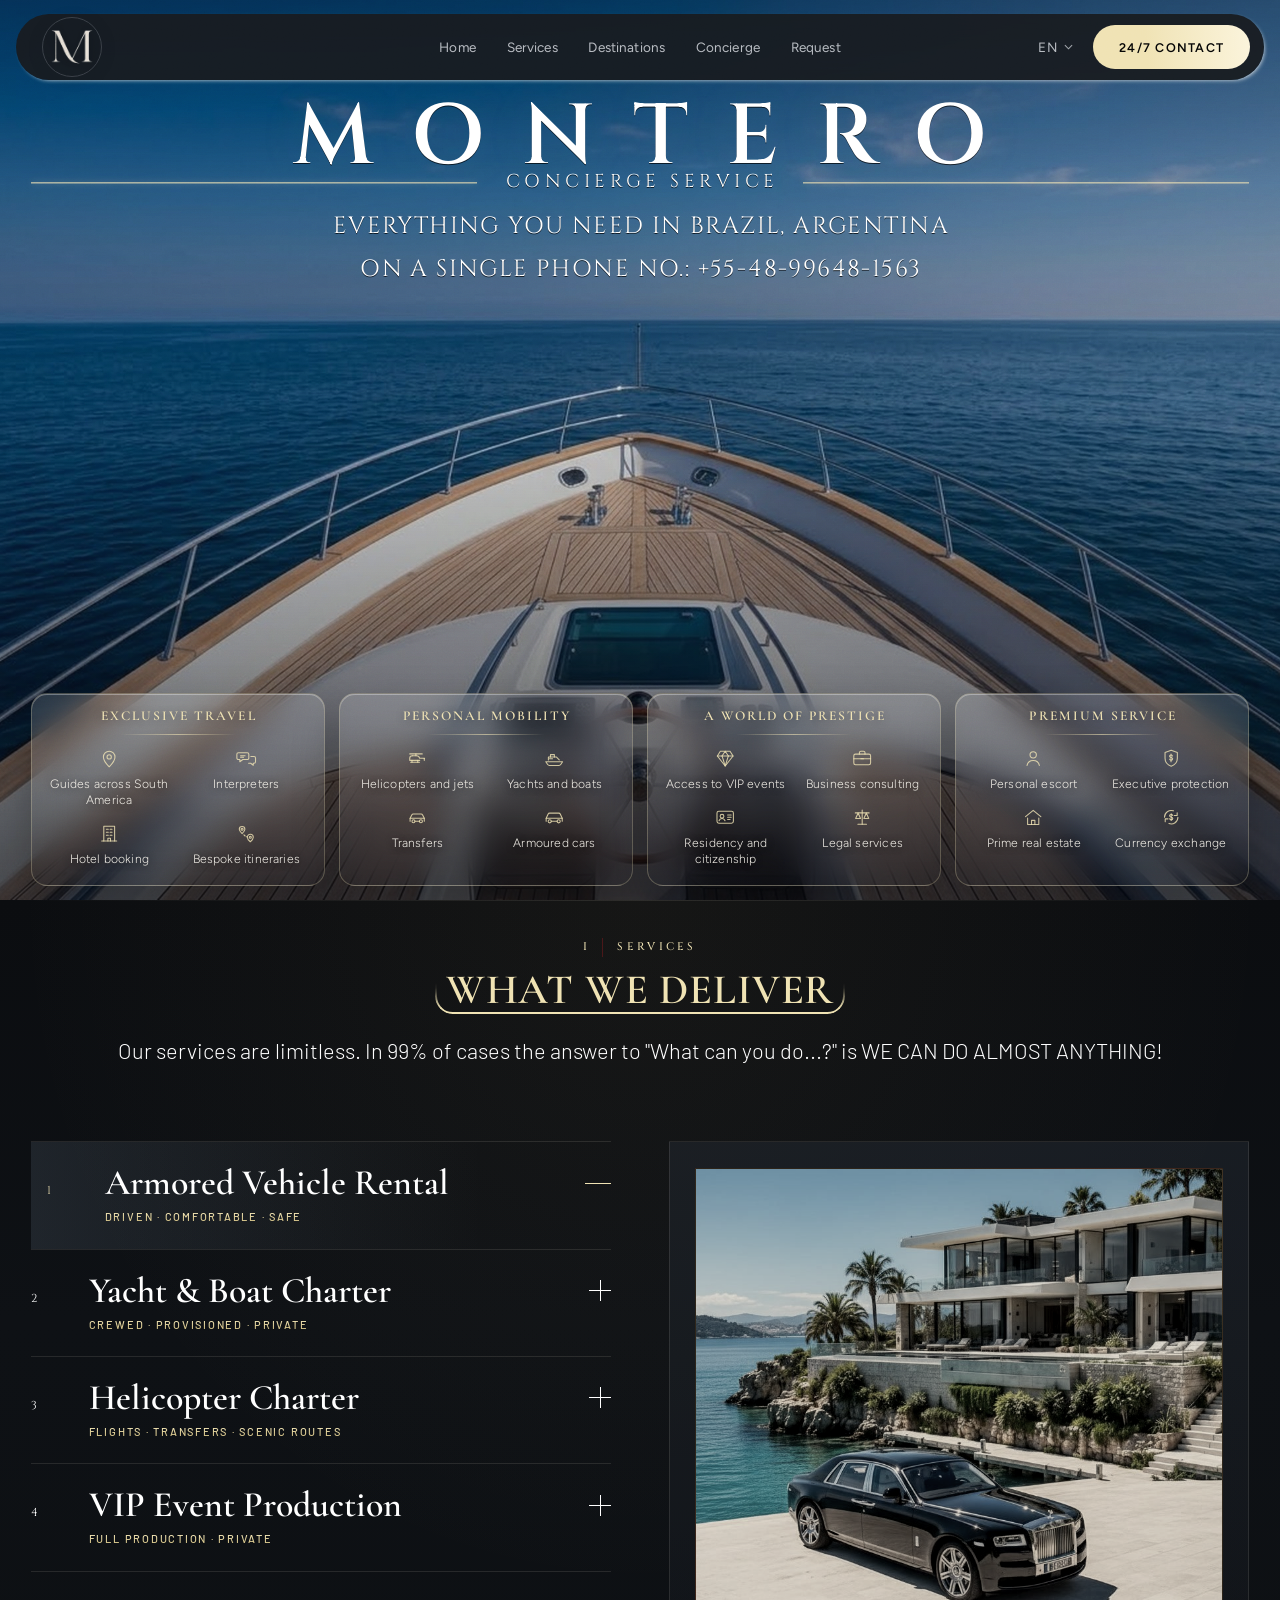
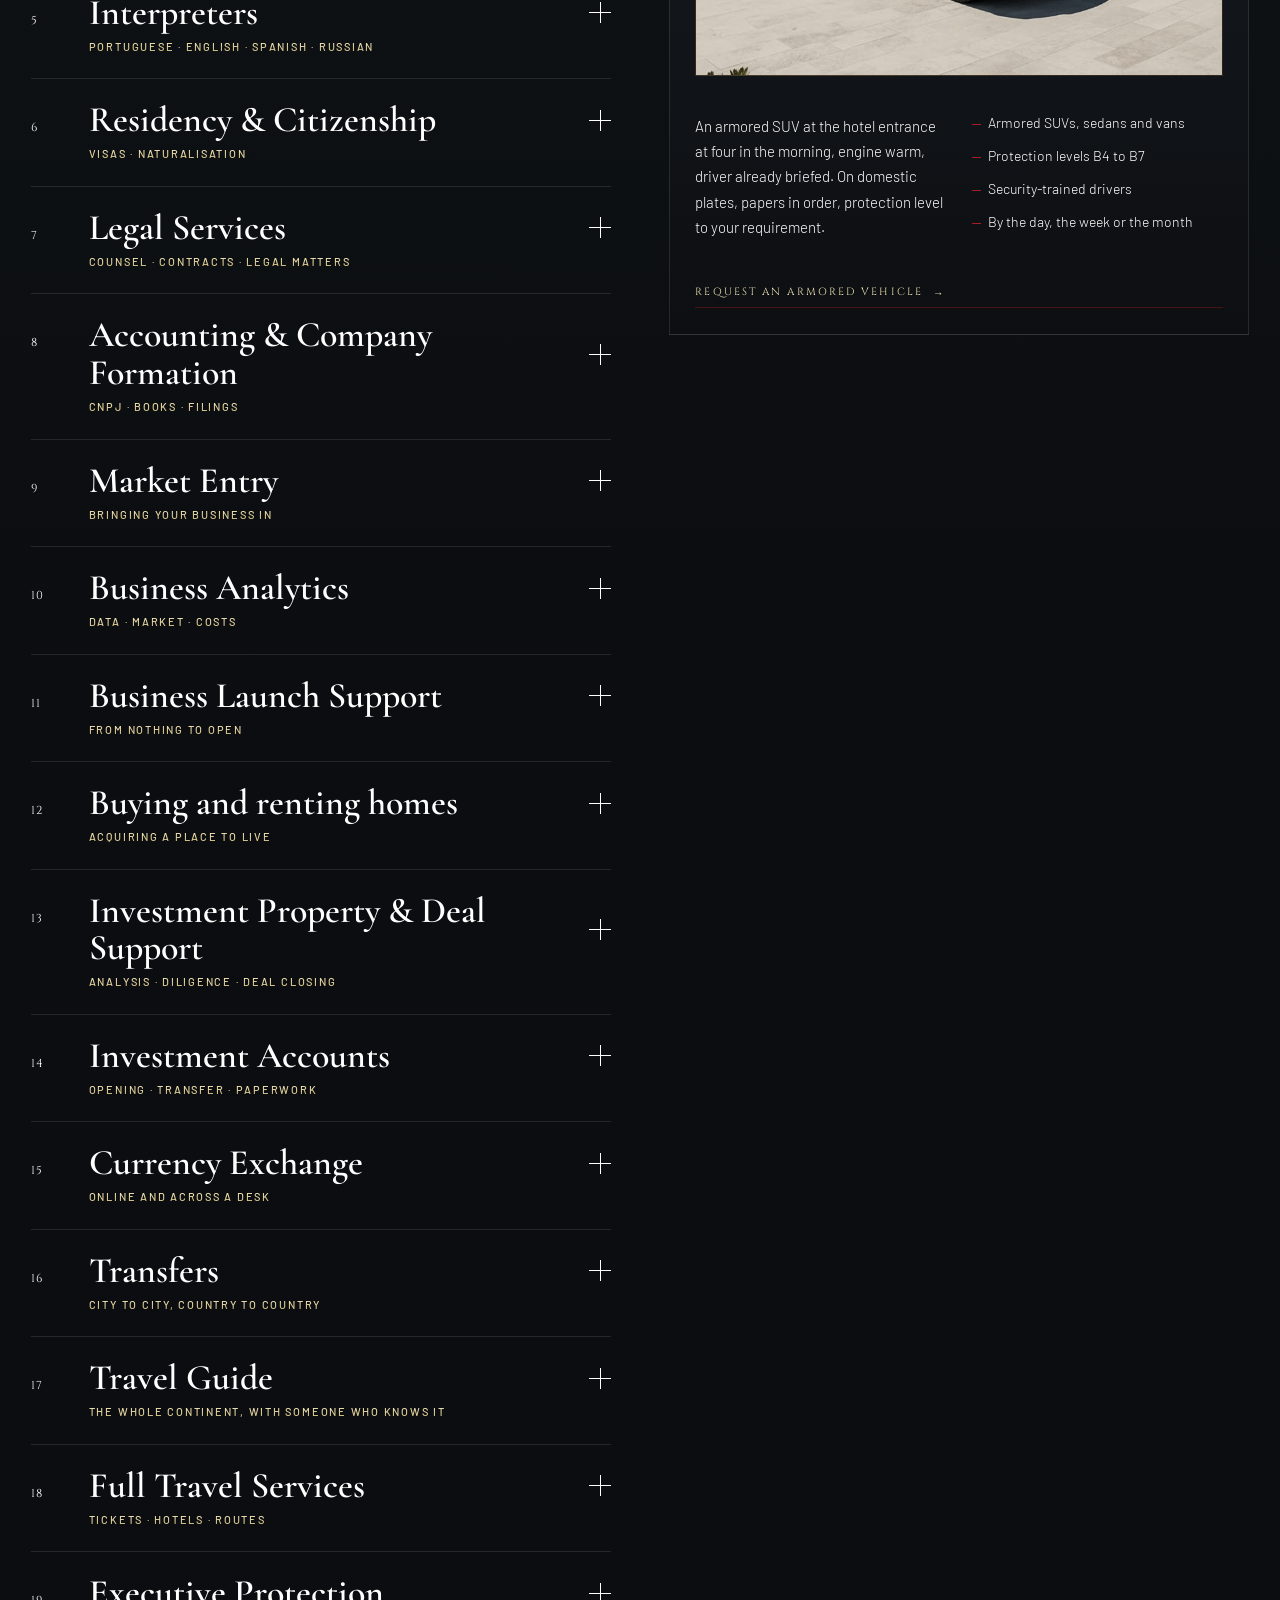
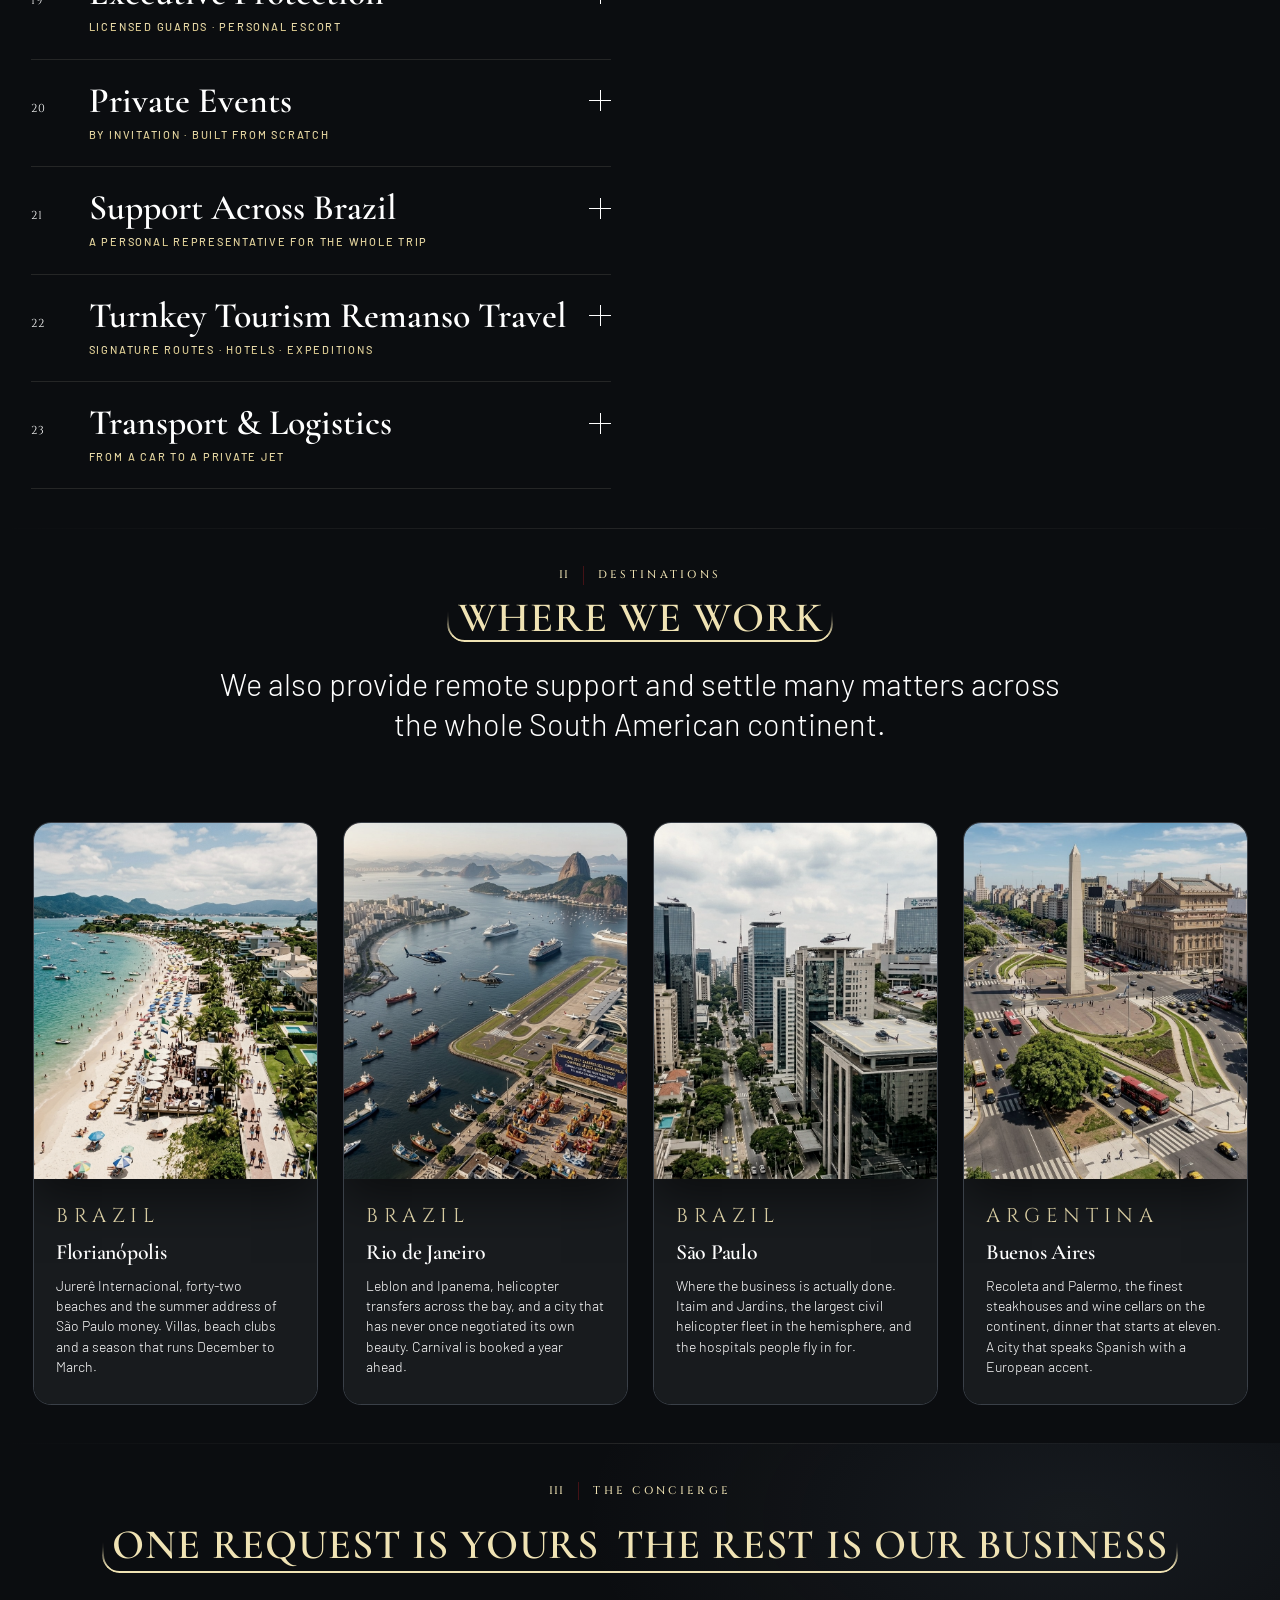
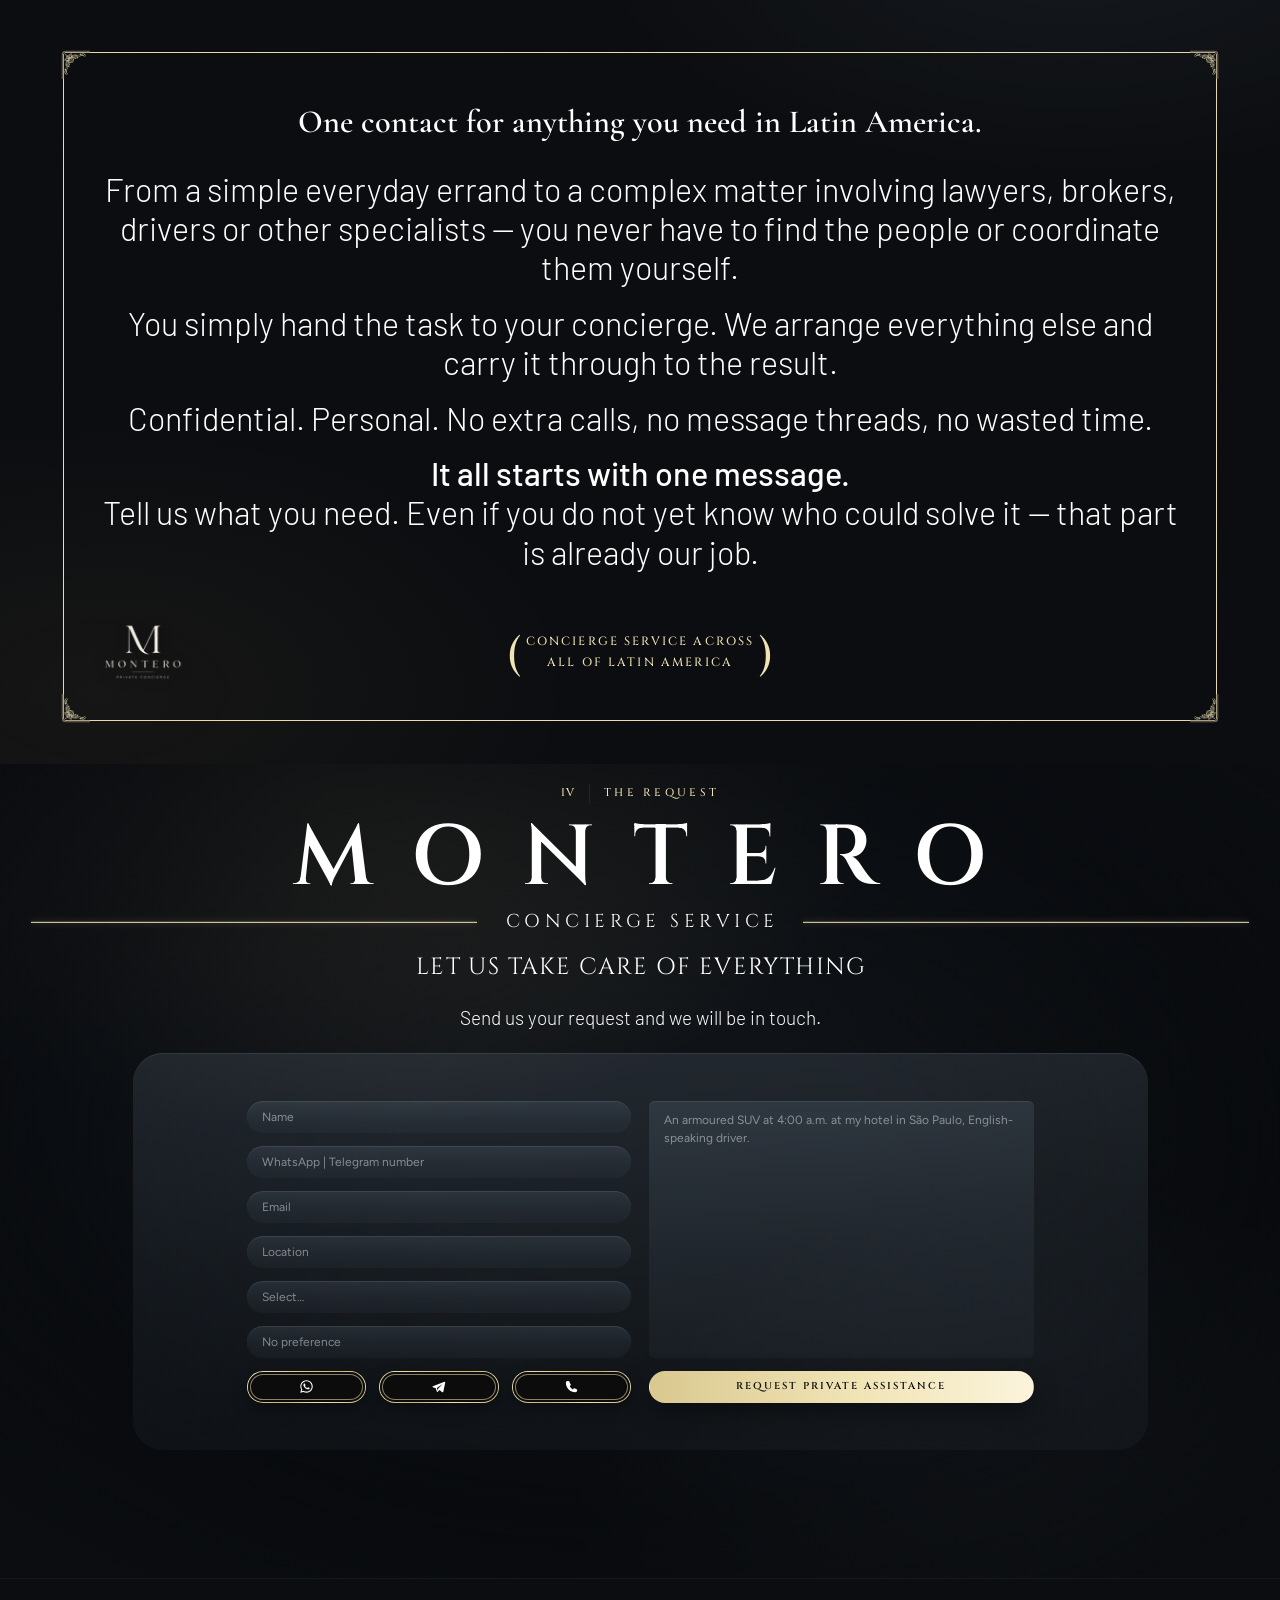
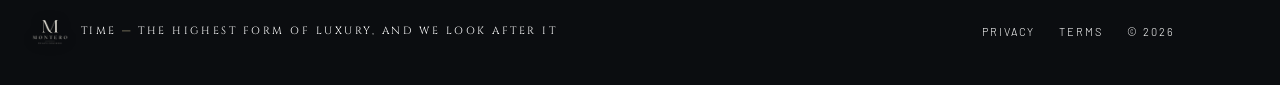
<file: v3/index.html>
<!doctype html>
<html lang="ru">
<head>
<meta charset="utf-8">
<meta name="viewport" content="width=device-width, initial-scale=1">
<!-- ── Один адрес на оба вида ────────────────────────────────────────
     Здесь живёт компьютерная версия. Если её открыли с телефона —
     возвращаем на общий адрес, где лежит телефонная. Порог тот же,
     981 пиксель; обратно сюда переводит только шире 981, поэтому
     качелей между версиями быть не может. Счётчик за сеанс — не
     больше двух переходов.

     ?stay=1 — остаться здесь наперекор устройству.               -->
<script>
(function () {
  try {
    if (/[?&]stay=1/.test(location.search)) {
      sessionStorage.setItem('mc-stay', '1');
    }
    if (sessionStorage.getItem('mc-stay') === '1') return;
    var n = +(sessionStorage.getItem('mc-jump') || 0);
    if (n >= 2) return;
    if (window.matchMedia('(max-width:980px)').matches) {
      sessionStorage.setItem('mc-jump', n + 1);
      location.replace('../' + location.search + location.hash);
    }
  } catch (e) {}
})();
</script>
<!-- ── Свежесть страницы ─────────────────────────────────────────────
     Перед сайтом стоит щит DDoS-Guard, и он держит копию страницы у
     себя, не слушая ни Cache-Control, ни must-revalidate: проверено на
     пробном файле — изменённый на сервере, он отдавался старым больше
     трёх минут. Поэтому страница спрашивает сама.

     Запрос к version.txt идёт с уникальной меткой времени: такого
     адреса у щита в запасе нет, и он вынужден сходить на сервер. Если
     номер сборки разошёлся с тем, что вшит в страницу, — уходим на
     адрес с этим номером. Он тоже уникален, значит тоже мимо щита, и
     человек видит свежее. Одной перезагрузки хватает.

     Всё обёрнуто так, чтобы отказ сети или старый браузер ничего не
     ломали: не вышло — страница просто остаётся как есть.        -->
<meta name="mc-build" content="4d2e7a572e">
<script>
(function () {
  try {
    var m = document.querySelector('meta[name="mc-build"]');
    if (!m || !window.fetch) return;
    var свой = (m.getAttribute('content') || '').trim();
    if (!свой || свой.charAt(0) === '_') return;   /* не собрано — не мешаем */
    fetch('version.txt?t=' + Date.now(), { cache: 'no-store' })
      .then(function (r) { return r.ok ? r.text() : ''; })
      .then(function (t) {
        var нов = (t || '').trim();
        if (!нов || нов === свой) return;
        if (location.search.indexOf('v=' + нов) !== -1) return;   /* уже на свежем */
        location.replace(location.pathname + '?v=' + encodeURIComponent(нов) + location.hash);
      })
      .catch(function () {});
  } catch (e) {}
})();
</script>
<title data-i18n="meta.title">MONTERO — Concierge Service</title>
<link rel="icon" href="assets/img/favicon.ico?v=72ce9bf3" sizes="any">
<link rel="icon" type="image/png" sizes="32x32" href="assets/img/favicon-32.png?v=3764b891">
<link rel="apple-touch-icon" sizes="180x180" href="assets/img/apple-touch-icon.png?v=cc513572">
<meta name="theme-color" content="#0C0C0D">
<meta name="description" data-i18n-content="meta.desc" content="Частный консьерж по Бразилии и Латинской Америке. Одна просьба — всё устроено: транспорт, авиация, яхты, резиденции, охрана.">
<link rel="preconnect" href="https://fonts.googleapis.com">
<link rel="preconnect" href="https://fonts.gstatic.com" crossorigin>
<link rel="stylesheet" href="https://fonts.googleapis.com/css2?family=Libertinus+Serif:ital,wght@0,400;0,600;0,700;1,400&family=Cormorant+Garamond:ital,wght@0,300;0,400;0,500;0,600;1,300;1,400&family=Cinzel:wght@400;500;600&family=Barlow:wght@300;400;500;600&family=Commissioner:wght@300;400;500;600&display=swap">
<link rel="stylesheet" href="https://fonts.googleapis.com/css2?family=Cormorant+Infant:wght@300;400;600;700&family=Figtree:wght@300;400;500;600&family=Playfair+Display:ital,wght@0,400;0,500;0,600;0,700;1,400;1,500;1,600&family=Lora:wght@400;500;600;700&family=Manrope:wght@300;400;500;600;700&display=swap">
<link rel="stylesheet" href="https://fonts.googleapis.com/css2?family=Inter:wght@400;500;600&display=swap">
<link rel="stylesheet" href="assets/css/style.css?v=c3d1b5fe">
<link rel="stylesheet" href="assets/css/rossa.css?v=d70a1997">
<!-- ── Первый экран показываем уже собранным ─────────────────────────
     Высоту знака, высоту верхнего ряда и кегль описания считает
     app.js по месту, а шрифты приходят с чужого сервера и до их
     подмены строки набраны запасным начертанием. Поэтому без этой
     заслонки видно, как первый экран пересобирается на глазах.

     Держим его невидимым, пока не отработает первый замер поверх
     уже подгруженных шрифтов, и только тогда показываем. Снимает
     заслонку app.js; на случай отказа сети, старого браузера или
     ошибки в скрипте здесь же стоит будильник на две секунды —
     пустым экран не останется ни при каких бедах.

     Телефонной раскладки это не касается: там ничего не считается
     по месту, и прятать нечего.                                  -->
<style>
  html.экран-ждёт .home-canvas{ opacity:0; }
  .home-canvas{ transition:opacity .2s ease-out; }
</style>
<script>
(function () {
  try {
    if (!window.matchMedia('(min-width:981px)').matches) return;
    var к = document.documentElement.classList;
    к.add('экран-ждёт');
    setTimeout(function () { к.remove('экран-ждёт'); }, 2000);
  } catch (e) {}
})();
</script>
</head>
<body>

<div class="grain" aria-hidden="true"></div>

<!-- ════════ NAV ════════ -->
<header class="nav" id="nav">
  <div class="nav-in">
    <a class="brand" href="#home" data-scroll aria-label="На главную" data-i18n-aria="aria.home">
      <img class="brand-mark" src="assets/img/mark-m.png?v=b70dadfa"
           alt="Montero Private Concierge" width="512" height="512" decoding="async">
    </a>

    <nav class="nav-links" aria-label="Разделы" data-i18n-aria="aria.sections">
      <a href="#home" data-scroll data-i18n="nav.home">Главная</a>
      <a href="#services" data-scroll data-i18n="nav.services">Услуги</a>
      <a href="#destinations" data-scroll data-i18n="nav.destinations">Направления</a>
      <a href="#concierge" data-scroll data-i18n="nav.concierge">Консьерж</a>
      <a href="#request" data-scroll data-i18n="nav.request">Заявка</a>
    </nav>

    <div class="nav-right">
      <button class="lang-btn" id="langBtn" type="button" aria-haspopup="dialog">
        <span id="langCode">RU</span>
        <svg viewBox="0 0 10 6" width="9" height="6" aria-hidden="true"><path d="M1 1l4 4 4-4" fill="none" stroke="currentColor" stroke-width="1.2"></path></svg>
      </button>
      <a class="btn btn-ghost btn-sm" href="#request" data-scroll><span data-i18n="nav.cta">Связь 24/7</span></a>
      <button class="burger" id="burger" type="button" aria-label="Меню" data-i18n-aria="aria.menu" aria-expanded="false" aria-controls="drawer">
        <span></span><span></span>
      </button>
    </div>
  </div>
</header>

<div class="drawer" id="drawer" hidden>
  <button class="btn btn-ghost btn-sm drawer-lang" id="langBtnMob" type="button"
          data-i18n="lang.btn">Язык</button>
  <nav class="drawer-links" aria-label="Меню" data-i18n-aria="aria.menu">
    <a href="#home" data-scroll><span data-i18n="nav.home">Главная</span></a>
    <a href="#services" data-scroll><span data-i18n="nav.services">Услуги</span></a>
    <a href="#destinations" data-scroll><span data-i18n="nav.destinations">Направления</span></a>
    <a href="#concierge" data-scroll><span data-i18n="nav.concierge">Консьерж</span></a>
    <a href="#request" data-scroll><span data-i18n="nav.request">Заявка</span></a>
  </nav>
</div>

<main>

<!-- ════════ I · HERO ════════ -->
<!-- Первый экран и витрина под ним — одно полотно в высоту окна.
     Обёртка ниже держит их вместе: остаток высоты уходит первому
     экрану, а нижняя строка витрины садится ровно на край окна. -->
<div class="home-canvas">
<div class="hero-bg" data-parallax="0.14">
    <!-- Снимок вернулся по новому макету: нос яхты и открытое море.
         Кадр владелец сгенерировал сам, я обрезал его под 16:9 и
         увеличил до 2400×1350. На телефоне снимок не показываем —
         там своя вёрстка и свой фон.                              -->
    <picture>
      <img class="media" src="assets/img/hero-yacht.jpg?v=c5a4885f" alt="" fetchpriority="high">
    </picture>
    <!-- Видеофон ложится поверх снимка сам, когда сможет играть.
         Раскройте блок, когда вернём ролик.
    <video class="media vid" autoplay muted loop playsinline preload="auto"
           poster="assets/img/hero.jpg">
      <source src="assets/img/hero.mp4" type="video/mp4">
    </video> -->
  </div>


<section class="hero" id="home">
  <div class="hero-glow" aria-hidden="true"></div>
  <div class="strings" aria-hidden="true">
    <span style="--x:9%;--h:44vh;--o:.10;--d:0s"></span>
    <span style="--x:21%;--h:31vh;--o:.07;--d:-2.4s"></span>
    <span style="--x:37%;--h:52vh;--o:.12;--d:-5.1s"></span>
    <span style="--x:63%;--h:38vh;--o:.09;--d:-1.3s"></span>
    <span style="--x:79%;--h:47vh;--o:.11;--d:-3.7s"></span>
    <span style="--x:92%;--h:28vh;--o:.06;--d:-6.2s"></span>
  </div>
  <div class="hero-vig" aria-hidden="true"></div>

  <div class="shell hero-in">
    <h1 class="lockup reveal d1">
      <span class="lk-name">Montero</span>
      <span class="lk-sub"><i></i><em>Concierge Service</em><i></i></span>
      <span class="lk-claim">
        <span class="lk-dot" aria-hidden="true"></span>
        <b data-i18n="final.claim1">Всё, что вам нужно в Бразилии, Аргентине</b>
        <b class="hard" data-i18n="final.claim2">на одном номере тел: +55-48-99648-1563</b>
      </span>
    </h1>
    <div class="hero-act reveal d4">
      <a class="btn-gold" href="https://wa.me/5548996481563" target="_blank" rel="noopener"><span data-i18n="hero.wa">Связаться с нами</span></a>
      <a class="btn-wire" href="#services" data-scroll><span data-i18n="nav.services">Услуги</span></a>
    </div>
  </div>

  <div class="hero-rail reveal d4">
    <span><b data-count="24">0</b><b>/7</b> <em data-i18n="rail.attendance">на связи</em></span>
    <span><b data-count="20">0</b><b>+</b> <em data-i18n="rail.services">услуг</em></span>
    <span><b data-count="4">0</b> <em data-i18n="rail.destinations">направления</em></span>
    <span><b>1</b> <em data-i18n="rail.number">номер</em></span>
  </div>
</section>

<!-- ════════ I-B · ВИТРИНА ════════
     Панель между первым экраном и разделом услуг: слоган, философия,
     шесть направлений работы и знак с прямой связью. Собрана по
     макету владельца; логика остальных разделов не затронута.   -->
<section class="lp" id="showcase">

  <div class="lp-grid">

    <!-- ── Верхний ряд: ещё четыре кубика ─────────────────────────
         Ряд идёт над двумя нижними и занимает всю ширину витрины,
         но кубиков в нём четыре, а не семь. Он стоит по центру, и
         потому его швы приходятся на середины нижних кубиков —
         ряды нарочно не совпадают. Кубики те же: та же ширина, та
         же пропорция, тот же значок и та же бордовая подсветка. -->
    <div class="lp-quad">
      <span class="lp-cell">
        <a class="lp-tile" href="#services" data-scroll data-open="24">
          <span class="lp-tile-txt">
            <b class="lp-tile-name" data-i18n="lp.имя24">Сопровождение по Южной Америке</b>
            <span class="lp-tile-desc" data-i18n="lp.кубик24">Ваш личный представитель рядом на протяжении всей поездки. Перевод, сопровождение, помощь с маршрутом и любые вопросы на месте.</span>
          </span>
        </a>
      </span>
      <span class="lp-cell">
        <a class="lp-tile" href="#services" data-scroll data-open="23">
          <span class="lp-tile-txt">
            <b class="lp-tile-name" data-i18n="svc.23.name">Закрытые мероприятия</b>
            <span class="lp-tile-desc" data-i18n="lp.кубик23">Доступ к закрытым клубам, частным вечеринкам, премьерам и статусным VIP-событиям. Если нужного события ещё нет — создадим его с нуля.</span>
          </span>
        </a>
      </span>
      <span class="lp-cell">
        <a class="lp-tile" href="#services" data-scroll data-open="25">
          <span class="lp-tile-txt">
            <b class="lp-tile-name" data-i18n="svc.25.name">Туризм под ключ Remanso Travel</b>
            <span class="lp-tile-desc" data-i18n="lp.кубик25">Совместно с Remanso Travel организуем путешествия по Латинской Америке под ключ — с индивидуальным маршрутом, комфортом и вниманием к деталям.</span>
          </span>
        </a>
      </span>
      <span class="lp-cell">
        <a class="lp-tile" href="#services" data-scroll data-open="26">
          <span class="lp-tile-txt">
            <b class="lp-tile-name" data-i18n="svc.26.name">Транспорт и логистика</b>
            <span class="lp-tile-desc" data-i18n="lp.кубик26">Организуем поездки по всему континенту. Подберём транспорт, водителя и выстроим удобный маршрут, учитывая все детали, сроки и личные пожелания в пути.</span>
          </span>
        </a>
      </span>
    </div>

    <!-- ── Кубики услуг · поездка ───────────────────────────────────
         На месте блока «Ваше время. Ваша роскошь.» — четыре стеклянные
         кнопки по макету владельца. Названия и подписи берутся из
         реестра услуг теми же ключами, поэтому переводы приходят сами
         и текст нигде не задваивается: в средней колонке стоят услуги
         01–06, здесь и справа — другие.                              -->
    <article class="lp-col lp-philosophy reveal">
      <div class="lp-tiles">
        <a class="lp-tile" href="#services" data-scroll data-open="21">
          <span class="lp-tile-ico" aria-hidden="true"><svg viewBox="0 0 24 24" width="18" height="18" fill="none" stroke="currentColor" stroke-width="1.4" stroke-linecap="round" stroke-linejoin="round" aria-hidden="true"><path d="M12 3.2 5.6 5.8v5.8c0 3.6 2.6 6.9 6.4 8.2 3.8-1.3 6.4-4.6 6.4-8.2V5.8L12 3.2Z"/></svg></span>
          <span class="lp-tile-txt">
            <b class="lp-tile-name" data-i18n="svc.21.name">Личная охрана</b>
          </span>
        </a>
        <a class="lp-tile" href="#services" data-scroll data-open="17">
          <span class="lp-tile-ico" aria-hidden="true"><svg viewBox="0 0 24 24" width="18" height="18" fill="none" stroke="currentColor" stroke-width="1.4" stroke-linecap="round" stroke-linejoin="round" aria-hidden="true"><path d="M5 9.2h12l-3-3"/><path d="M19 14.8H7l3 3"/></svg></span>
          <span class="lp-tile-txt">
            <b class="lp-tile-name" data-i18n="svc.17.name">Трансферы</b>
          </span>
        </a>
        <a class="lp-tile" href="#services" data-scroll data-open="15">
          <span class="lp-tile-ico" aria-hidden="true"><svg viewBox="0 0 24 24" width="18" height="18" fill="none" stroke="currentColor" stroke-width="1.4" stroke-linecap="round" stroke-linejoin="round" aria-hidden="true"><circle cx="12" cy="12" r="7.6"/><path d="M14.7 9.3a3.1 3.1 0 1 0 0 5.4"/><path d="M9.3 10.8h3.4M9.3 13.2h3.4"/></svg></span>
          <span class="lp-tile-txt">
            <b class="lp-tile-name" data-i18n="svc.15.name">Обмен валюты</b>
          </span>
        </a>
        <a class="lp-tile" href="#services" data-scroll data-open="18">
          <span class="lp-tile-ico" aria-hidden="true"><svg viewBox="0 0 24 24" width="18" height="18" fill="none" stroke="currentColor" stroke-width="1.4" stroke-linecap="round" stroke-linejoin="round" aria-hidden="true"><path d="M12 20.5s5.6-5.1 5.6-9.5a5.6 5.6 0 1 0-11.2 0c0 4.4 5.6 9.5 5.6 9.5Z"/><circle cx="12" cy="10.8" r="2.1"/></svg></span>
          <span class="lp-tile-txt">
            <b class="lp-tile-name" data-i18n="svc.18.name">Гид по Юж. Америке</b>
          </span>
        </a>
      </div>
    </article>

    <!-- ── Шесть направлений работы ─────────────────────────────── -->
    <article class="lp-col lp-services reveal d1">
      <p class="lp-label" data-i18n="lp.svc.label">Услуги</p>
      <ul class="lp-list">
        <li><a href="#services" data-scroll data-open="4">
          <span class="lp-num" aria-hidden="true"><svg viewBox="0 0 24 24" width="18" height="18" fill="none" stroke="currentColor" stroke-width="1.4" stroke-linecap="round" stroke-linejoin="round" aria-hidden="true"><path d="M4 6.2h9.6v6.4H8.4L5.2 15.2v-2.6H4V6.2Z"/><path d="M15.4 9.4H20v6.4h-1.2v2.6l-3.2-2.6h-4"/></svg></span>
          <span class="lp-body">
            <span class="lp-name" data-i18n="svc.4.name">Переводчики</span>
            <span class="lp-tag" data-i18n="lp.tag4">Португальский · Английский</span>
          </span>
          <span class="lp-arrow" aria-hidden="true"></span>
        </a></li>
        <li><a href="#services" data-scroll data-open="1">
          <span class="lp-num" aria-hidden="true"><svg viewBox="0 0 24 24" width="18" height="18" fill="none" stroke="currentColor" stroke-width="1.4" stroke-linecap="round" stroke-linejoin="round" aria-hidden="true"><path d="M4.4 16.8h15.2l-2.1 3.2H6.5l-2.1-3.2Z"/><path d="M12 4.2 6.8 14.6H12V4.2Z"/><path d="M13.6 8.8v5.8h4.2l-4.2-5.8Z"/></svg></span>
          <span class="lp-body">
            <span class="lp-name" data-i18n="svc.1.name">Яхты и катера</span>
            <span class="lp-tag" data-i18n="lp.tag1">С экипажем · С провизией</span>
          </span>
          <span class="lp-arrow" aria-hidden="true"></span>
        </a></li>
        <li><a href="#services" data-scroll data-open="2">
          <span class="lp-num" aria-hidden="true"><svg viewBox="0 0 24 24" width="18" height="18" fill="none" stroke="currentColor" stroke-width="1.4" stroke-linecap="round" stroke-linejoin="round" aria-hidden="true"><path d="M3.4 5.4h17.2"/><path d="M12 5.4v3"/><path d="M7.4 8.4h6.2a3 3 0 0 1 3 3v2.4H7.4a2 2 0 0 1-2-2V10.4a2 2 0 0 1 2-2Z"/><path d="M16.6 12.2h3.8"/><path d="M8.6 13.8v3.4h5.6"/></svg></span>
          <span class="lp-body">
            <span class="lp-name" data-i18n="svc.2.name">Аренда вертолёта</span>
            <span class="lp-tag" data-i18n="lp.tag2">Полёты · Трансферы</span>
          </span>
          <span class="lp-arrow" aria-hidden="true"></span>
        </a></li>
        <li><a href="#services" data-scroll data-open="6">
          <span class="lp-num" aria-hidden="true"><svg viewBox="0 0 24 24" width="18" height="18" fill="none" stroke="currentColor" stroke-width="1.4" stroke-linecap="round" stroke-linejoin="round" aria-hidden="true"><path d="M12 4.2v15.6"/><path d="M6 8.2h12"/><path d="M6 8.2 3.5 14h5L6 8.2Z"/><path d="M18 8.2 15.5 14h5L18 8.2Z"/><path d="M8.5 19.8h7"/></svg></span>
          <span class="lp-body">
            <span class="lp-name" data-i18n="svc.6.name">Юридические услуги</span>
            <span class="lp-tag" data-i18n="svc.6.tag">Адвокаты · Договоры · Правовые вопросы</span>
          </span>
          <span class="lp-arrow" aria-hidden="true"></span>
        </a></li>
        <li><a href="#services" data-scroll data-open="0">
          <span class="lp-num" aria-hidden="true"><svg viewBox="0 0 24 24" width="18" height="18" fill="none" stroke="currentColor" stroke-width="1.4" stroke-linecap="round" stroke-linejoin="round" aria-hidden="true"><path d="M4 15h16"/><path d="M5.6 15l1.5-4.4A2 2 0 0 1 9 9.2h6a2 2 0 0 1 1.9 1.4L18.4 15"/><path d="M5.6 15v2.4M18.4 15v2.4"/><circle cx="8.4" cy="15" r="1.3"/><circle cx="15.6" cy="15" r="1.3"/></svg></span>
          <span class="lp-body">
            <span class="lp-name" data-i18n="lp.svc0">Бронированные авто</span>
            <span class="lp-tag" data-i18n="lp.tag0">С водителем · Комфортно</span>
          </span>
          <span class="lp-arrow" aria-hidden="true"></span>
        </a></li>
        <li><a href="#services" data-scroll data-open="5">
          <span class="lp-num" aria-hidden="true"><svg viewBox="0 0 24 24" width="18" height="18" fill="none" stroke="currentColor" stroke-width="1.4" stroke-linecap="round" stroke-linejoin="round" aria-hidden="true"><rect x="6.2" y="3.6" width="11.6" height="16.8" rx="1.8"/><circle cx="12" cy="10.2" r="2.6"/><path d="M9.4 16.2h5.2"/></svg></span>
          <span class="lp-body">
            <span class="lp-name" data-i18n="svc.5.name">ВНЖ и гражданство</span>
            <span class="lp-tag" data-i18n="svc.5.tag">Визы · Натурализация</span>
          </span>
          <span class="lp-arrow" aria-hidden="true"></span>
        </a></li>
      </ul>
    </article>

    <!-- ── Направления и прямая связь ───────────────────────────── -->
    <article class="lp-col lp-dest reveal d2">
      <p class="lp-label" data-i18n="lp.dest.label">Направления</p>

      <div class="lp-dest-in">
        <p class="lp-big">
          <b>04</b>
          <span data-i18n="lp.dest.word">направления</span>
        </p>
        <ul class="lp-icons">
          <li>
            <svg viewBox="0 0 24 24" width="26" height="26" fill="none" stroke="currentColor" stroke-width="1.1" aria-hidden="true"><path d="M3 11 12 4l9 7"/><path d="M5.5 9.6V20h13V9.6"/><path d="M10 20v-5h4v5"/></svg>
            <span data-i18n="lp.dest.i0">Недвижимость</span>
          </li>
          <li>
            <svg viewBox="0 0 24 24" width="26" height="26" fill="none" stroke="currentColor" stroke-width="1.1" aria-hidden="true"><path d="M3 15h18"/><path d="M5 15v2.5M19 15v2.5"/><path d="M4.5 15l1.8-5.2A2 2 0 0 1 8.2 8.4h7.6a2 2 0 0 1 1.9 1.4L19.5 15"/><circle cx="7.5" cy="15" r="1.6"/><circle cx="16.5" cy="15" r="1.6"/></svg>
            <span data-i18n="lp.dest.i1">Образ жизни</span>
          </li>
          <li>
            <svg viewBox="0 0 24 24" width="26" height="26" fill="none" stroke="currentColor" stroke-width="1.1" aria-hidden="true"><path d="M12 3c.8 0 1.3.8 1.3 1.8v4.4l7.2 3.9v1.7l-7.2-2.2v4l2.3 1.6v1.4L12 19l-3.6.6v-1.4l2.3-1.6v-4L3.5 14.8v-1.7l7.2-3.9V4.8C10.7 3.8 11.2 3 12 3Z"/></svg>
            <span data-i18n="lp.dest.i2">Перелёты</span>
          </li>
          <li>
            <svg viewBox="0 0 24 24" width="26" height="26" fill="none" stroke="currentColor" stroke-width="1.1" aria-hidden="true"><rect x="3" y="7.5" width="18" height="12" rx="1.4"/><path d="M9 7.5V6a1.5 1.5 0 0 1 1.5-1.5h3A1.5 1.5 0 0 1 15 6v1.5"/><path d="M3 12.5h18"/></svg>
            <span data-i18n="lp.dest.i3">Бизнес</span>
          </li>
        </ul>
      </div>

      <!-- ── Кубики услуг · дело ───────────────────────────────────
           На месте блока «Один номер. Один консьерж.». Кнопка прямой
           связи осталась — её владелец убрать не просил.           -->
      <div class="lp-quick">
        <div class="lp-tiles">
        <a class="lp-tile" href="#services" data-scroll data-open="3">
          <span class="lp-tile-ico" aria-hidden="true"><svg viewBox="0 0 24 24" width="18" height="18" fill="none" stroke="currentColor" stroke-width="1.4" stroke-linecap="round" stroke-linejoin="round" aria-hidden="true"><path d="m12 4.2 2.3 4.8 5.3.7-3.8 3.7.9 5.2-4.7-2.5-4.7 2.5.9-5.2-3.8-3.7 5.3-.7L12 4.2Z"/></svg></span>
          <span class="lp-tile-txt">
            <b class="lp-tile-name" data-i18n="svc.3.name">VIP-мероприятия</b>
          </span>
        </a>
        <a class="lp-tile" href="#services" data-scroll data-open="10">
          <span class="lp-tile-ico" aria-hidden="true"><svg viewBox="0 0 24 24" width="18" height="18" fill="none" stroke="currentColor" stroke-width="1.4" stroke-linecap="round" stroke-linejoin="round" aria-hidden="true"><path d="M12 3.2c2.6 2 4 5 4 8.2l-1.6 2.6H9.6L8 11.4c0-3.2 1.4-6.2 4-8.2Z"/><circle cx="12" cy="9.8" r="1.4"/><path d="M9.6 16.6 8 20.4l3-1.3M14.4 16.6 16 20.4l-3-1.3"/></svg></span>
          <span class="lp-tile-txt">
            <b class="lp-tile-name" data-i18n="svc.10.name">Запуск бизнеса</b>
          </span>
        </a>
        <a class="lp-tile" href="#services" data-scroll data-open="12">
          <span class="lp-tile-ico" aria-hidden="true"><svg viewBox="0 0 24 24" width="18" height="18" fill="none" stroke="currentColor" stroke-width="1.4" stroke-linecap="round" stroke-linejoin="round" aria-hidden="true"><circle cx="8.6" cy="9.6" r="3.6"/><path d="M11.2 12.2 18 19"/><path d="M14.6 15.6 16.2 14M16.8 17.8l1.6-1.6"/></svg></span>
          <span class="lp-tile-txt">
            <b class="lp-tile-name" data-i18n="svc.12.name">Покупка, аренда жилья</b>
          </span>
        </a>
        <a class="lp-tile" href="#services" data-scroll data-open="14">
          <span class="lp-tile-ico" aria-hidden="true"><svg viewBox="0 0 24 24" width="18" height="18" fill="none" stroke="currentColor" stroke-width="1.4" stroke-linecap="round" stroke-linejoin="round" aria-hidden="true"><path d="M4 10h16"/><path d="M12 4 4 8.4h16L12 4Z"/><path d="M6.8 10.4v6.8M10.3 10.4v6.8M13.7 10.4v6.8M17.2 10.4v6.8"/><path d="M4 19.6h16"/></svg></span>
          <span class="lp-tile-txt">
            <b class="lp-tile-name" data-i18n="svc.14.name">Инвестиционные счета</b>
          </span>
        </a>
        </div>
        <a class="btn btn-ghost btn-sm lp-one-btn" href="https://wa.me/5548996481563" target="_blank" rel="noopener"><span data-i18n="lp.one.cta">Связаться 24/7</span></a>
      </div>
    </article>

  </div>

  <!-- ── Четыре панели первого экрана ─────────────────────────────
       Собраны по макету владельца: заголовок с золотой чертой и
       четыре пункта со значками. Пункт ведёт к своей услуге тем же
       якорем, что и прежние плитки. Старая витрина ниже осталась —
       на компьютере её прячет таблица стилей.                     -->
  <div class="pnl-row">
    <section class="pnl">
      <h3 class="pnl-h" data-i18n="lp.пнл1">Эксклюзивный Туризм</h3>
      <div class="pnl-grid">
        <a class="pnl-item" href="#services" data-scroll data-open="18">
          <span class="pnl-ico" aria-hidden="true"><svg viewBox="0 0 24 24" width="18" height="18" fill="none" stroke="currentColor" stroke-width="1.4" stroke-linecap="round" stroke-linejoin="round" aria-hidden="true"><path d="M12 21.2s6.2-5.9 6.2-10.4a6.2 6.2 0 1 0-12.4 0c0 4.5 6.2 10.4 6.2 10.4Z"/><circle cx="12" cy="10.6" r="2.3"/></svg></span>
          <span class="pnl-name" data-i18n="lp.пнкт1">Гиды по Юж. Америке</span>
        </a>
        <a class="pnl-item" href="#services" data-scroll data-open="4">
          <span class="pnl-ico" aria-hidden="true"><svg viewBox="0 0 24 24" width="18" height="18" fill="none" stroke="currentColor" stroke-width="1.4" stroke-linecap="round" stroke-linejoin="round" aria-hidden="true"><path d="M3.6 6.2h9.6a1.6 1.6 0 0 1 1.6 1.6v4a1.6 1.6 0 0 1-1.6 1.6H8.4l-3.2 2.4v-2.4H3.6A1.6 1.6 0 0 1 2 11.8v-4a1.6 1.6 0 0 1 1.6-1.6Z"/><path d="M6 9.4h4.8M6 11h3.2"/><path d="M17 10.2h3.4A1.6 1.6 0 0 1 22 11.8v4a1.6 1.6 0 0 1-1.6 1.6h-.8v2.2l-2.8-2.2h-2.2"/></svg></span>
          <span class="pnl-name" data-i18n="lp.пнкт2">Переводчики</span>
        </a>
        <a class="pnl-item" href="#services" data-scroll data-open="19">
          <span class="pnl-ico" aria-hidden="true"><svg viewBox="0 0 24 24" width="18" height="18" fill="none" stroke="currentColor" stroke-width="1.4" stroke-linecap="round" stroke-linejoin="round" aria-hidden="true"><path d="M6.2 20.4V4.6h11.6v15.8"/><path d="M4 20.4h16"/><path d="M9 7.8h2M13 7.8h2M9 11h2M13 11h2M9 14.2h2M13 14.2h2"/><path d="M10.6 20.4v-3h2.8v3"/></svg></span>
          <span class="pnl-name" data-i18n="lp.пнкт3">Бронирование отелей</span>
        </a>
        <a class="pnl-item" href="#services" data-scroll data-open="25">
          <span class="pnl-ico" aria-hidden="true"><svg viewBox="0 0 24 24" width="18" height="18" fill="none" stroke="currentColor" stroke-width="1.4" stroke-linecap="round" stroke-linejoin="round" aria-hidden="true"><path d="M7.6 12.4s3-2.6 3-4.6a3 3 0 1 0-6 0c0 2 3 4.6 3 4.6Z"/><circle cx="7.6" cy="7.8" r="1.1"/><path d="M16.4 21.2s3.2-2.8 3.2-4.9a3.2 3.2 0 1 0-6.4 0c0 2.1 3.2 4.9 3.2 4.9Z"/><circle cx="16.4" cy="16.3" r="1.1"/><path d="M9.6 13.8c1 1.2 2 1.8 3.2 2.1" stroke-dasharray="1.6 1.8"/></svg></span>
          <span class="pnl-name" data-i18n="lp.пнкт4">Индивидуальные маршруты</span>
        </a>
      </div>
    </section>
    <section class="pnl">
      <h3 class="pnl-h" data-i18n="lp.пнл2">Личная Мобильность</h3>
      <div class="pnl-grid">
        <a class="pnl-item" href="#services" data-scroll data-open="2">
          <span class="pnl-ico" aria-hidden="true"><svg viewBox="0 0 24 24" width="18" height="18" fill="none" stroke="currentColor" stroke-width="1.4" stroke-linecap="round" stroke-linejoin="round" aria-hidden="true"><path d="M4 7.4h13.4"/><path d="M10.6 7.4v1.9"/><path d="M6.8 9.3h4.4a3.6 3.6 0 0 1 3.5 2.8h4.9"/><path d="M19.6 12.1v2.2"/><path d="M6.8 9.3A2.8 2.8 0 0 0 4 12.1v2.2h10.7"/><path d="M5 16.4h9.4"/><path d="M6.4 14.3v2.1M12.6 14.3v2.1"/></svg></span>
          <span class="pnl-name" data-i18n="lp.пнкт5">Вертолёты и самолёты</span>
        </a>
        <a class="pnl-item" href="#services" data-scroll data-open="1">
          <span class="pnl-ico" aria-hidden="true"><svg viewBox="0 0 24 24" width="18" height="18" fill="none" stroke="currentColor" stroke-width="1.4" stroke-linecap="round" stroke-linejoin="round" aria-hidden="true"><path d="M3 15.8h18l-2 3a2.2 2.2 0 0 1-1.8 1H6.8A2.2 2.2 0 0 1 5 18.8l-2-3Z"/><path d="M5.8 13.9v-3.2h8.4l3.2 3.2"/><path d="M8 10.7V8.2h4.2v2.5"/><path d="M7 12.6h3.2"/></svg></span>
          <span class="pnl-name" data-i18n="lp.пнкт6">Яхты и катера</span>
        </a>
        <a class="pnl-item" href="#services" data-scroll data-open="17">
          <span class="pnl-ico" aria-hidden="true"><svg viewBox="0 0 24 24" width="18" height="18" fill="none" stroke="currentColor" stroke-width="1.4" stroke-linecap="round" stroke-linejoin="round" aria-hidden="true"><path d="M4.4 16.4v-3.2l1.8-3.6a1.8 1.8 0 0 1 1.6-1h8.4a1.8 1.8 0 0 1 1.6 1l1.8 3.6v3.2"/><path d="M4.4 13.2h15.2"/><circle cx="8" cy="16.4" r="1.6"/><circle cx="16" cy="16.4" r="1.6"/><path d="M9.6 16.4h4.8"/></svg></span>
          <span class="pnl-name" data-i18n="lp.пнкт7">Трансферы</span>
        </a>
        <a class="pnl-item" href="#services" data-scroll data-open="0">
          <span class="pnl-ico" aria-hidden="true"><svg viewBox="0 0 24 24" width="18" height="18" fill="none" stroke="currentColor" stroke-width="1.4" stroke-linecap="round" stroke-linejoin="round" aria-hidden="true"><path d="M3.4 16.4v-3.2l2-4.4a2 2 0 0 1 1.8-1.2h9.6a2 2 0 0 1 1.8 1.2l2 4.4v3.2"/><path d="M3.4 13.2h17.2"/><circle cx="7.2" cy="16.4" r="1.7"/><circle cx="16.8" cy="16.4" r="1.7"/><path d="M8.9 16.4h6.2"/></svg></span>
          <span class="pnl-name" data-i18n="lp.пнкт8">Бронированные авто</span>
        </a>
      </div>
    </section>
    <section class="pnl">
      <h3 class="pnl-h" data-i18n="lp.пнл3">Мир Престижа</h3>
      <div class="pnl-grid">
        <a class="pnl-item" href="#services" data-scroll data-open="3">
          <span class="pnl-ico" aria-hidden="true"><svg viewBox="0 0 24 24" width="18" height="18" fill="none" stroke="currentColor" stroke-width="1.4" stroke-linecap="round" stroke-linejoin="round" aria-hidden="true"><path d="M12 20.4 3.6 9.6 6.8 4.6h10.4l3.2 5L12 20.4Z"/><path d="M3.6 9.6h16.8"/><path d="M8.6 9.6 12 4.6l3.4 5"/><path d="M8.6 9.6 12 20.4l3.4-10.8"/></svg></span>
          <span class="pnl-name" data-i18n="lp.пнкт9">Доступ к VIP-событиям</span>
        </a>
        <a class="pnl-item" href="#services" data-scroll data-open="10">
          <span class="pnl-ico" aria-hidden="true"><svg viewBox="0 0 24 24" width="18" height="18" fill="none" stroke="currentColor" stroke-width="1.4" stroke-linecap="round" stroke-linejoin="round" aria-hidden="true"><rect x="3" y="7.6" width="18" height="11.4" rx="1.8"/><path d="M9 7.6V6.2a1.6 1.6 0 0 1 1.6-1.6h2.8a1.6 1.6 0 0 1 1.6 1.6v1.4"/><path d="M3 12.6h18"/><path d="M10.6 12.6h2.8"/></svg></span>
          <span class="pnl-name" data-i18n="lp.пнкт10">Бизнес-консалтинг</span>
        </a>
        <a class="pnl-item" href="#services" data-scroll data-open="5">
          <span class="pnl-ico" aria-hidden="true"><svg viewBox="0 0 24 24" width="18" height="18" fill="none" stroke="currentColor" stroke-width="1.4" stroke-linecap="round" stroke-linejoin="round" aria-hidden="true"><rect x="3.2" y="5.6" width="17.6" height="12.8" rx="2"/><circle cx="8.6" cy="11" r="2"/><path d="M5.4 15.8c.5-1.6 1.7-2.4 3.2-2.4s2.7.8 3.2 2.4"/><path d="M14.6 9.6h3.8M14.6 12h3.8M14.6 14.4h2.6"/></svg></span>
          <span class="pnl-name" data-i18n="lp.пнкт11">ВНЖ и гражданство</span>
        </a>
        <a class="pnl-item" href="#services" data-scroll data-open="6">
          <span class="pnl-ico" aria-hidden="true"><svg viewBox="0 0 24 24" width="18" height="18" fill="none" stroke="currentColor" stroke-width="1.4" stroke-linecap="round" stroke-linejoin="round" aria-hidden="true"><path d="M12 4.4v15.2"/><path d="M7.4 19.6h9.2"/><path d="M4.6 7.4h14.8"/><path d="M7.6 7.6 5 13.4h5.2L7.6 7.6Z"/><path d="M16.4 7.6 13.8 13.4H19l-2.6-5.8Z"/></svg></span>
          <span class="pnl-name" data-i18n="lp.пнкт12">Юридические услуги</span>
        </a>
      </div>
    </section>
    <section class="pnl">
      <h3 class="pnl-h" data-i18n="lp.пнл4">Премиум-Сервис</h3>
      <div class="pnl-grid">
        <a class="pnl-item" href="#services" data-scroll data-open="24">
          <span class="pnl-ico" aria-hidden="true"><svg viewBox="0 0 24 24" width="18" height="18" fill="none" stroke="currentColor" stroke-width="1.4" stroke-linecap="round" stroke-linejoin="round" aria-hidden="true"><circle cx="12" cy="8.4" r="3.4"/><path d="M5.4 19.8c.7-3.5 3.3-5.4 6.6-5.4s5.9 1.9 6.6 5.4"/></svg></span>
          <span class="pnl-name" data-i18n="lp.пнкт13">Личное сопровождение</span>
        </a>
        <a class="pnl-item" href="#services" data-scroll data-open="21">
          <span class="pnl-ico" aria-hidden="true"><svg viewBox="0 0 24 24" width="18" height="18" fill="none" stroke="currentColor" stroke-width="1.4" stroke-linecap="round" stroke-linejoin="round" aria-hidden="true"><path d="M12 3.4 5.4 6v6.1c0 3.8 2.7 7.2 6.6 8.5 3.9-1.3 6.6-4.7 6.6-8.5V6L12 3.4Z"/><path d="M13.4 9.6a1.7 1.7 0 0 0-1.6-1c-.9 0-1.6.5-1.6 1.3 0 1.8 3.4 1 3.4 2.8 0 .8-.7 1.4-1.7 1.4a1.8 1.8 0 0 1-1.7-1.1"/><path d="M11.8 7.6v8.2"/></svg></span>
          <span class="pnl-name" data-i18n="lp.пнкт14">Личная охрана</span>
        </a>
        <a class="pnl-item" href="#services" data-scroll data-open="12">
          <span class="pnl-ico" aria-hidden="true"><svg viewBox="0 0 24 24" width="18" height="18" fill="none" stroke="currentColor" stroke-width="1.4" stroke-linecap="round" stroke-linejoin="round" aria-hidden="true"><path d="M3.8 11.4 12 4.6l8.2 6.8"/><path d="M6 12.8v7h12v-7"/><path d="M10.2 19.8v-4.4h3.6v4.4"/></svg></span>
          <span class="pnl-name" data-i18n="lp.пнкт15">Элитная недвижимость</span>
        </a>
        <a class="pnl-item" href="#services" data-scroll data-open="15">
          <span class="pnl-ico" aria-hidden="true"><svg viewBox="0 0 24 24" width="18" height="18" fill="none" stroke="currentColor" stroke-width="1.4" stroke-linecap="round" stroke-linejoin="round" aria-hidden="true"><path d="M19.2 12a7.2 7.2 0 0 1-9.6 6.8"/><path d="M4.8 12a7.2 7.2 0 0 1 9.6-6.8"/><path d="M18.4 7.2v3h-3M5.6 16.8v-3h3"/><path d="M12 8.4v7.2"/><path d="M13.7 10.2a1.7 1.7 0 0 0-1.7-1.1c-1 0-1.8.6-1.8 1.4 0 1.8 3.5 1 3.5 2.9 0 .8-.8 1.4-1.7 1.4a1.8 1.8 0 0 1-1.7-1.1"/></svg></span>
          <span class="pnl-name" data-i18n="lp.пнкт16">Обмен валюты</span>
        </a>
      </div>
    </section>
  </div>

  <!-- Нижняя строка витрины (MONTERO · «Ваше время — ваша роскошь» ·
       «Запросить консьержа») убрана по просьбе владельца: место под
       ней отдано кубикам, и витрина кончается ими. -->

</section>

</div><!-- /.home-canvas -->

<!-- ════════ II · SERVICES ════════ -->
<section class="sec services" id="services">
  <div class="shell">
    <header class="sec-head reveal">
      <p class="label"><i>I</i><span data-i18n="sec.svc.label">Услуги</span></p>
      <h2 data-i18n-html="sec.svc.h">Что мы <span class="h-cap">реализуем</span></h2>
      <p class="sec-lede" data-i18n="sec.svc.lede">Наши услуги — безграничны, и в 99% случаев на вопрос "А что вы можете...?" ответ — МОЖЕМ ПРАКТИЧЕСКИ ВСЁ!</p>
    </header>

    <div class="svc-grid">
      <div class="svc-list">

        <article class="svc-row reveal" data-svc data-first>
          <button class="svc-head" type="button" aria-expanded="false">
            <span class="svc-num">1</span>
            <span class="svc-name" data-i18n="svc.0.name">Бронированные автомобили</span>
            <span class="svc-tag" data-i18n="svc.0.tag">С водителем · комфортно · безопасно</span>
            <span class="svc-mark" aria-hidden="true"></span>
          </button>
          <div class="svc-body"><div class="svc-detail">
            <div class="svc-media sc-night"><img class="media" src="assets/img/mobility.jpg?v=4da29753" alt="Mobility"></div>
            <p class="svc-text" data-i18n="svc.0.text">Бронированный внедорожник у входа в отель в четыре утра: двигатель прогрет, водитель уже проинструктирован. Машина на внутренних номерах, документы в порядке, класс защиты — под вашу задачу.</p>
            <ul class="svc-items">
              <li data-i18n="svc.0.i0">Бронированные внедорожники, седаны и микроавтобусы</li>
              <li data-i18n="svc.0.i1">Классы защиты от B4 до B7</li>
              <li data-i18n="svc.0.i2">Водители с подготовкой по безопасности</li>
              <li data-i18n="svc.0.i3">На день, на неделю или на месяц</li>
            </ul>
            <a class="svc-cta" href="#request" data-scroll data-prefill="Armored Vehicle Rental" data-i18n="svc.0.cta">Запросить бронированный автомобиль</a>
          </div></div>
        </article>

        <article class="svc-row reveal" data-svc>
          <button class="svc-head" type="button" aria-expanded="false">
            <span class="svc-num">2</span>
            <span class="svc-name" data-i18n="svc.1.name">Яхты и катера</span>
            <span class="svc-tag" data-i18n="svc.1.tag">С экипажем · С провизией · Приватно</span>
            <span class="svc-mark" aria-hidden="true"></span>
          </button>
          <div class="svc-body"><div class="svc-detail">
            <div class="svc-media sc-sea"><img class="media" src="assets/img/yachts.jpg?v=ecbccb08" alt="Yachts"></div>
            <p class="svc-text" data-i18n="svc.1.text">Яхта с экипажем, полностью подготовленная под ваши пожелания. Или быстрый катер на ваше время. Индивидуальные маршруты, лучшие побережья и полная свобода передвижения по воде.</p>
            <ul class="svc-items">
              <li data-i18n="svc.1.i0">Моторные и парусные яхты с экипажем</li>
              <li data-i18n="svc.1.i1">Гидроциклы и катера</li>
              <li data-i18n="svc.1.i2">Острова, пляжи и курорты континента</li>
              <li data-i18n="svc.1.i3">Шеф-повар, провизия и дайвинг</li>
            </ul>
            <a class="svc-cta" href="#request" data-scroll data-prefill="Yacht &amp; Boat Charter" data-i18n="svc.1.cta">Запросить яхту</a>
          </div></div>
        </article>

        <article class="svc-row reveal" data-svc>
          <button class="svc-head" type="button" aria-expanded="false">
            <span class="svc-num">3</span>
            <span class="svc-name" data-i18n="svc.2.name">Аренда вертолёта</span>
            <span class="svc-tag" data-i18n="svc.2.tag">Полёты · Трансферы · Обзорные маршруты</span>
            <span class="svc-mark" aria-hidden="true"></span>
          </button>
          <div class="svc-body"><div class="svc-detail">
            <div class="svc-media sc-sky"><img class="media" src="assets/img/helicopter.jpg?v=ec0a456b" alt="Helicopter"></div>
            <p class="svc-text" data-i18n="svc.2.text">Сан-Паулу — Буэнос-Айрес без многочасовой дороги и пересадок. Перелёты между городскими площадками, трансферы по Латинской Америке, разрешения оформлены до вашего приезда.</p>
            <ul class="svc-items">
              <li data-i18n="svc.2.i0">Перелёты между городскими площадками</li>
              <li data-i18n="svc.2.i1">Побережье и острова</li>
              <li data-i18n="svc.2.i2">Обзорные полёты над Рио, Фос-ду-Игуасу и др</li>
              <li data-i18n="svc.2.i3">Разрешения на посадку и наземное обслуживание</li>
            </ul>
            <a class="svc-cta" href="#request" data-scroll data-prefill="Helicopter Charter" data-i18n="svc.2.cta">Запросить вертолёт</a>
          </div></div>
        </article>

        <article class="svc-row reveal" data-svc>
          <button class="svc-head" type="button" aria-expanded="false">
            <span class="svc-num">4</span>
            <span class="svc-name" data-i18n="svc.3.name">VIP-мероприятия</span>
            <span class="svc-tag" data-i18n="svc.3.tag">Полная организация · Приватно</span>
            <span class="svc-mark" aria-hidden="true"></span>
          </button>
          <div class="svc-body"><div class="svc-detail">
            <div class="svc-media sc-blood"><img class="media" src="assets/img/vipevents.jpg?v=02e2879f" alt=""></div>
            <p class="svc-text" data-i18n="svc.3.text">Организуем частные мероприятия любого формата — от ужина для небольшой компании до большого закрытого вечера. Подберём место, персонал и всё необходимое для проведения мероприятия.</p>
            <ul class="svc-items">
              <li data-i18n="svc.3.i0">Частные ужины, приёмы и торжества</li>
              <li data-i18n="svc.3.i1">Подбор площадки и полная организация</li>
              <li data-i18n="svc.3.i2">VIP-зоны и доступ на закрытые мероприятия</li>
              <li data-i18n="svc.3.i3">Повара, музыканты, охрана, фотографы</li>
            </ul>
            <a class="svc-cta" href="#request" data-scroll data-prefill="VIP Event Production" data-i18n="svc.3.cta">Запросить мероприятие</a>
          </div></div>
        </article>

        <article class="svc-row reveal" data-svc>
          <button class="svc-head" type="button" aria-expanded="false">
            <span class="svc-num">5</span>
            <span class="svc-name" data-i18n="svc.4.name">Переводчики</span>
            <span class="svc-tag" data-i18n="svc.4.tag">Португальский · Английский · Испанский · Русский</span>
            <span class="svc-mark" aria-hidden="true"></span>
          </button>
          <div class="svc-body"><div class="svc-detail">
            <div class="svc-media sc-ivory"><img class="media mid" src="assets/img/interpreters.jpg?v=7be649f2" alt=""></div>
            <p class="svc-text" data-i18n="svc.4.text">Переводчик помогает общаться на встречах и решать важные вопросы без языкового барьера.</p>
            <ul class="svc-items">
              <li data-i18n="svc.4.i0">Последовательный и синхронный перевод</li>
              <li data-i18n="svc.4.i1">Переговоры и деловые встречи</li>
              <li data-i18n="svc.4.i2">Нотариус, банк, приём у врача</li>
              <li data-i18n="svc.4.i3">Присяжный перевод документов</li>
            </ul>
            <a class="svc-cta" href="#request" data-scroll data-prefill="Interpreters" data-i18n="svc.4.cta">Запросить переводчика</a>
          </div></div>
        </article>

        <article class="svc-row reveal" data-svc>
          <button class="svc-head" type="button" aria-expanded="false">
            <span class="svc-num">6</span>
            <span class="svc-name" data-i18n="svc.5.name">ВНЖ и гражданство</span>
            <span class="svc-tag" data-i18n="svc.5.tag">Визы · Натурализация</span>
            <span class="svc-mark" aria-hidden="true"></span>
          </button>
          <div class="svc-body"><div class="svc-detail">
            <div class="svc-media sc-dark"><img class="media mid" src="assets/img/residency.jpg?v=c7250800" alt=""></div>
            <p class="svc-text" data-i18n="svc.5.text">Временный вид на жительство, постоянный, гражданство. Мы держим дело, следим за сроками и говорим, что происходит на самом деле — на вашем языке, а не на португальском юридическом.</p>
            <ul class="svc-items">
              <li data-i18n="svc.5.i0">ВНЖ по инвестициям, работе и семье</li>
              <li data-i18n="svc.5.i1">ПМЖ</li>
              <li data-i18n="svc.5.i2">Натурализация и паспорт</li>
              <li data-i18n="svc.5.i3">Помощь с документами для всей семьи</li>
            </ul>
            <a class="svc-cta" href="#request" data-scroll data-prefill="Residency &amp; Citizenship" data-i18n="svc.5.cta">Запросить помощь с ВНЖ</a>
          </div></div>
        </article>

        <article class="svc-row reveal" data-svc>
          <button class="svc-head" type="button" aria-expanded="false">
            <span class="svc-num">7</span>
            <span class="svc-name" data-i18n="svc.6.name">Юридические услуги</span>
            <span class="svc-tag" data-i18n="svc.6.tag">Адвокаты · Договоры · Правовые вопросы</span>
            <span class="svc-mark" aria-hidden="true"></span>
          </button>
          <div class="svc-body"><div class="svc-detail">
            <div class="svc-media sc-stone"><img class="media mid" src="assets/img/legal.jpg?v=c8f95186" alt=""></div>
            <p class="svc-text" data-i18n="svc.6.text">Адвокаты помогают разобраться с документами, договорами и юридическими вопросами до принятия важных решений.</p>
            <ul class="svc-items">
              <li data-i18n="svc.6.i0">Корпоративное и договорное право</li>
              <li data-i18n="svc.6.i1">Недвижимость и споры о праве собственности</li>
              <li data-i18n="svc.6.i2">Семейное, наследственное, миграционное</li>
              <li data-i18n="svc.6.i3">Подготовка и проверка документов</li>
            </ul>
            <a class="svc-cta" href="#request" data-scroll data-prefill="Legal Services" data-i18n="svc.6.cta">Запросить юридическую помощь</a>
          </div></div>
        </article>

        <article class="svc-row reveal" data-svc>
          <button class="svc-head" type="button" aria-expanded="false">
            <span class="svc-num">8</span>
            <span class="svc-name" data-i18n="svc.7.name">Бухгалтерия и открытие компаний</span>
            <span class="svc-tag" data-i18n="svc.7.tag">CNPJ · Учёт · Отчётность</span>
            <span class="svc-mark" aria-hidden="true"></span>
          </button>
          <div class="svc-body"><div class="svc-detail">
            <div class="svc-media sc-amber"><img class="media mid" src="assets/img/accounting.jpg?v=afab652a" alt=""></div>
            <p class="svc-text" data-i18n="svc.7.text">Поможем правильно зарегистрировать компанию и вести бухгалтерию. Подготовим отчётность и проконтролируем сроки, чтобы вам не приходилось заниматься этим самостоятельно.</p>
            <ul class="svc-items">
              <li data-i18n="svc.7.i0">Регистрация компании, CPF и CNPJ</li>
              <li data-i18n="svc.7.i1">Учёт, зарплата и налоговая отчётность</li>
              <li data-i18n="svc.7.i2">Выбор системы налогообложения</li>
              <li data-i18n="svc.7.i3">Лицензии, разрешения, годовая отчётность</li>
            </ul>
            <a class="svc-cta" href="#request" data-scroll data-prefill="Accounting &amp; Company Formation" data-i18n="svc.7.cta">Запросить открытие компании</a>
          </div></div>
        </article>

        <article class="svc-row reveal" data-svc>
          <button class="svc-head" type="button" aria-expanded="false">
            <span class="svc-num">9</span>
            <span class="svc-name" data-i18n="svc.8.name">Внедрение бизнеса</span>
            <span class="svc-tag" data-i18n="svc.8.tag">Переносим то, что у вас уже есть</span>
            <span class="svc-mark" aria-hidden="true"></span>
          </button>
          <div class="svc-body"><div class="svc-detail">
            <div class="svc-media sc-stone"><img class="media mid" src="assets/img/businessentry.jpg?v=fe09ca97" alt=""></div>
            <p class="svc-text" data-i18n="svc.8.text">Если у вас уже есть бизнес, мы поможем перенести его в Южную Америку: откроем компанию, найдём партнёров и организуем работу на месте.</p>
            <ul class="svc-items">
              <li data-i18n="svc.8.i0">Филиал, дочерняя компания или ИП</li>
              <li data-i18n="svc.8.i1">Импорт, таможня и сертификация</li>
              <li data-i18n="svc.8.i2">Дистрибуция и местные партнёры</li>
              <li data-i18n="svc.8.i3">Найм и трудовое законодательство</li>
            </ul>
            <a class="svc-cta" href="#request" data-scroll data-prefill="Market Entry" data-i18n="svc.8.cta">Запросить внедрение бизнеса</a>
          </div></div>
        </article>

        <article class="svc-row reveal" data-svc>
          <button class="svc-head" type="button" aria-expanded="false">
            <span class="svc-num">10</span>
            <span class="svc-name" data-i18n="svc.9.name">Бизнес-аналитика</span>
            <span class="svc-tag" data-i18n="svc.9.tag">Данные · Рынок · Расходы</span>
            <span class="svc-mark" aria-hidden="true"></span>
          </button>
          <div class="svc-body"><div class="svc-detail">
            <div class="svc-media sc-dark"><img class="media mid" src="assets/img/analytics.jpg?v=213d8e3c" alt=""></div>
            <p class="svc-text" data-i18n="svc.9.text">Проверяем рынок, спрос, конкурентов и расходы, чтобы понять, как будет работать ваш бизнес в Южной Америке.</p>
            <ul class="svc-items">
              <li data-i18n="svc.9.i0">Исследование рынка и спроса</li>
              <li data-i18n="svc.9.i1">Анализ конкурентов и цен</li>
              <li data-i18n="svc.9.i2">Расчёт доходов и расходов</li>
              <li data-i18n="svc.9.i3">Выбор региона и площадки</li>
            </ul>
            <a class="svc-cta" href="#request" data-scroll data-prefill="Business Analytics" data-i18n="svc.9.cta">Запросить аналитику</a>
          </div></div>
        </article>

        <article class="svc-row reveal" data-svc>
          <button class="svc-head" type="button" aria-expanded="false">
            <span class="svc-num">11</span>
            <span class="svc-name" data-i18n="svc.10.name">Запуск бизнеса</span>
            <span class="svc-tag" data-i18n="svc.10.tag">С нуля до открытия</span>
            <span class="svc-mark" aria-hidden="true"></span>
          </button>
          <div class="svc-body"><div class="svc-detail">
            <div class="svc-media sc-amber"><img class="media mid" src="assets/img/business.jpg?v=dc51268f" alt=""></div>
            <p class="svc-text" data-i18n="svc.10.text">поможем открыть новое дело в Южной Америке с чистого листа. Поможем разработать план, зарегистрировать компанию, найти помещение, подобрать персонал и подготовить всё к открытию.</p>
            <ul class="svc-items">
              <li data-i18n="svc.10.i0">Концепция и бизнес-план</li>
              <li data-i18n="svc.10.i1">Регистрация и лицензии</li>
              <li data-i18n="svc.10.i2">Помещение, ремонт и поставщики</li>
              <li data-i18n="svc.10.i3">Персонал и запуск работы</li>
            </ul>
            <a class="svc-cta" href="#request" data-scroll data-prefill="Business Launch Support" data-i18n="svc.10.cta">Запросить помощь с запуском</a>
          </div></div>
        </article>


        <article class="svc-row reveal" data-svc>
          <button class="svc-head" type="button" aria-expanded="false">
            <span class="svc-num">12</span>
            <span class="svc-name" data-i18n="svc.12.name">Покупка, аренда жилья</span>
            <span class="svc-tag" data-i18n="svc.12.tag">Приобретаем, чтобы жить</span>
            <span class="svc-mark" aria-hidden="true"></span>
          </button>
          <div class="svc-body"><div class="svc-detail">
            <div class="svc-media sc-night"><img class="media mid" src="assets/img/buyproperty.jpg?v=cbe4a7a1" alt=""></div>
            <p class="svc-text" data-i18n="svc.12.text">Купить жильё в Южной Америке иностранцу законно и безопасно. Мы проверим объект, продавца, документы и все возможные нюансы.</p>
            <ul class="svc-items">
              <li data-i18n="svc.12.i0">Поиск и доступ к закрытым объектам</li>
              <li data-i18n="svc.12.i1">Проверка права собственности</li>
              <li data-i18n="svc.12.i2">Переговоры и оформление сделки</li>
              <li data-i18n="svc.12.i3">Регистрация, налоги и коммунальные</li>
            </ul>
            <a class="svc-cta" href="#request" data-scroll data-prefill="Residential Property Purchase" data-i18n="svc.12.cta">Запросить покупку</a>
          </div></div>
        </article>

        <article class="svc-row reveal" data-svc>
          <button class="svc-head" type="button" aria-expanded="false">
            <span class="svc-num">13</span>
            <span class="svc-name" data-i18n="svc.13.name">Инвестобъекты и сопровождение сделок</span>
            <span class="svc-tag" data-i18n="svc.13.tag">Анализ · Проверка · Закрытие сделки</span>
            <span class="svc-mark" aria-hidden="true"></span>
          </button>
          <div class="svc-body"><div class="svc-detail">
            <div class="svc-media sc-amber"><img class="media" src="assets/img/dealsupport.jpg?v=bff60a06" alt=""></div>
            <p class="svc-text" data-i18n="svc.13.text">Проверим, стоит ли объект своих денег, в каком он состоянии и какой доход может приносить. Поможем провести сделку и оформить все документы.</p>
            <ul class="svc-items">
              <li data-i18n="svc.13.i0">Расчёт доходности и стратегии выхода</li>
              <li data-i18n="svc.13.i1">Техническая и юридическая проверка</li>
              <li data-i18n="svc.13.i2">Переговоры и условия сделки</li>
              <li data-i18n="svc.13.i3">Оформление, регистрация и передача объекта</li>
            </ul>
            <a class="svc-cta" href="#request" data-scroll data-prefill="Investment Property &amp; Deal Support" data-i18n="svc.13.cta">Запросить сопровождение сделки</a>
          </div></div>
        </article>

        <article class="svc-row reveal" data-svc>
          <button class="svc-head" type="button" aria-expanded="false">
            <span class="svc-num">14</span>
            <span class="svc-name" data-i18n="svc.14.name">Инвестиционные счета</span>
            <span class="svc-tag" data-i18n="svc.14.tag">Открытие · Перевод · Оформление</span>
            <span class="svc-mark" aria-hidden="true"></span>
          </button>
          <div class="svc-body"><div class="svc-detail">
            <div class="svc-media sc-stone"><img class="media" src="assets/img/banking.jpg?v=b8e794f7" alt=""></div>
            <p class="svc-text" data-i18n="svc.14.text">Поможем открыть счёт, перевести деньги в Южную Америку и подготовить необходимые документы для банка и финансовых организаций.</p>
            <ul class="svc-items">
              <li data-i18n="svc.14.i0">Инвестиционные и брокерские счета</li>
              <li data-i18n="svc.14.i1">Перевод денег из другой страны</li>
              <li data-i18n="svc.14.i2">Оформление капитала в центробанке</li>
              <li data-i18n="svc.14.i3">Подтверждение происхождения средств</li>
            </ul>
            <a class="svc-cta" href="#request" data-scroll data-prefill="Investment Accounts" data-i18n="svc.14.cta">Запросить открытие счёта</a>
          </div></div>
        </article>

        <article class="svc-row reveal" data-svc>
          <button class="svc-head" type="button" aria-expanded="false">
            <span class="svc-num">15</span>
            <span class="svc-name" data-i18n="svc.15.name">Обмен валюты</span>
            <span class="svc-tag" data-i18n="svc.15.tag">Онлайн и за стойкой</span>
            <span class="svc-mark" aria-hidden="true"></span>
          </button>
          <div class="svc-body"><div class="svc-detail">
            <div class="svc-media sc-dark"><img class="media" src="assets/img/fx.jpg?v=9a5d39ac" alt=""></div>
            <p class="svc-text" data-i18n="svc.15.text">Организуем обмен валюты через лицензированные финансовые организации, которые официально осуществляют валютные операции. Подберём подходящий вариант под вашу сумму и задачу, согласуем условия и поможем организовать проведение операции — онлайн или лично.</p>
            <ul class="svc-items">
              <li data-i18n="svc.15.i0">Онлайн-обмен по согласованному курсу</li>
              <li data-i18n="svc.15.i1">Обмен лично по предварительной записи</li>
              <li data-i18n="svc.15.i2">Работа с крупными суммами</li>
              <li data-i18n="svc.15.i3">Чеки и необходимые документы</li>
            </ul>
            <a class="svc-cta" href="#request" data-scroll data-prefill="Currency Exchange" data-i18n="svc.15.cta">Запросить обмен валюты</a>
          </div></div>
        </article>

        <article class="svc-row reveal" data-svc>
          <button class="svc-head" type="button" aria-expanded="false">
            <span class="svc-num">16</span>
            <span class="svc-name" data-i18n="svc.17.name">Трансферы</span>
            <span class="svc-tag" data-i18n="svc.17.tag">Из города в город, из страны в страну</span>
            <span class="svc-mark" aria-hidden="true"></span>
          </button>
          <div class="svc-body"><div class="svc-detail">
            <div class="svc-media sc-night"><img class="media" src="assets/img/transferbr.jpg?v=0878e30b" alt=""></div>
            <p class="svc-text" data-i18n="svc.17.text">Междугородние и международные переезды по континенту: Сан-Паулу, Рио, Флорианополис, Буэнос-Айрес, Асунсьон, Сьюдад-дель-Эсте — и любая точка между ними. Одна машина, один водитель, одна цена, согласованная до выезда.</p>
            <ul class="svc-items">
              <li data-i18n="svc.17.i0">Маршруты по Бразилии, Аргентине и Парагваю</li>
              <li data-i18n="svc.17.i1">Аэропорты, порты и частные терминалы</li>
              <li data-i18n="svc.17.i2">Многодневные маршруты и пересечение границ</li>
              <li data-i18n="svc.17.i3">Фиксированная цена до выезда</li>
            </ul>
            <a class="svc-cta" href="#request" data-scroll data-prefill="Transfers Across Brazil" data-i18n="svc.17.cta">Запросить трансфер</a>
          </div></div>
        </article>

        <article class="svc-row reveal" data-svc>
          <button class="svc-head" type="button" aria-expanded="false">
            <span class="svc-num">17</span>
            <span class="svc-name" data-i18n="svc.18.name">Гид по Юж. Америке</span>
            <span class="svc-tag" data-i18n="svc.18.tag">Весь континент с тем, кто его знает</span>
            <span class="svc-mark" aria-hidden="true"></span>
          </button>
          <div class="svc-body"><div class="svc-detail">
            <div class="svc-media sc-sky"><img class="media" src="assets/img/guide.jpg?v=29b27368" alt=""></div>
            <p class="svc-text" data-i18n="svc.18.text">Гид, который покажет интересные места, хорошие рестораны и красивые маршруты. Организуем поездки по Бразилии, Аргентине, Парагваю и другим странам Южной Америки.</p>
            <ul class="svc-items">
              <li data-i18n="svc.18.i0">Частный гид в любой стране Южной Америки</li>
              <li data-i18n="svc.18.i1">Исторические места, природа и побережье</li>
              <li data-i18n="svc.18.i2">Рестораны, рынки и интересные районы</li>
              <li data-i18n="svc.18.i3">Фото- и дрон-съёмка</li>
            </ul>
            <a class="svc-cta" href="#request" data-scroll data-prefill="Travel Guide" data-i18n="svc.18.cta">Запросить гида</a>
          </div></div>
        </article>

        <article class="svc-row reveal" data-svc>
          <button class="svc-head" type="button" aria-expanded="false">
            <span class="svc-num">18</span>
            <span class="svc-name" data-i18n="svc.19.name">Туристические услуги</span>
            <span class="svc-tag" data-i18n="svc.19.tag">Билеты · Отели · Маршруты</span>
            <span class="svc-mark" aria-hidden="true"></span>
          </button>
          <div class="svc-body"><div class="svc-detail">
            <div class="svc-media sc-ivory"><img class="media" src="assets/img/tourism.jpg?v=c0eae40c" alt=""></div>
            <p class="svc-text" data-i18n="svc.19.text">Организуем поездку полностью: поможем подобрать перелёты, отели, маршрут, билеты и необходимые документы.</p>
            <ul class="svc-items">
              <li data-i18n="svc.19.i0">Перелёты, гостиницы и апартаменты</li>
              <li data-i18n="svc.19.i1">Планирование маршрута по странам</li>
              <li data-i18n="svc.19.i2">Билеты, пропуска и доступ в парки</li>
              <li data-i18n="svc.19.i3">Страховка и документы для поездки</li>
            </ul>
            <a class="svc-cta" href="#request" data-scroll data-prefill="Full Travel Services" data-i18n="svc.19.cta">Запросить организацию поездки</a>
          </div></div>
        </article>

        <article class="svc-row reveal" data-svc>
          <button class="svc-head" type="button" aria-expanded="false">
            <span class="svc-num">19</span>
            <span class="svc-name" data-i18n="svc.21.name">Личная охрана</span>
            <span class="svc-tag" data-i18n="svc.21.tag">Лицензированные охранники · Индивидуальное сопровождение</span>
            <span class="svc-mark" aria-hidden="true"></span>
          </button>
          <div class="svc-body"><div class="svc-detail">
            <div class="svc-media sc-dark"><img class="media" src="assets/img/protection.jpg?v=8ef0d9a9" alt=""></div>
            <p class="svc-text" data-i18n="svc.21.text">Организуем частную безопасность через проверенные партнёрские агентства — лицензированные охранные организации, имеющие все необходимые разрешения для осуществления охранной деятельности в странах Латинской Америки.</p>
            <ul class="svc-items">
              <li data-i18n="svc.21.i0">Группы личной охраны</li>
              <li data-i18n="svc.21.i1">Предварительная проверка маршрутов и площадок</li>
              <li data-i18n="svc.21.i2">Охрана резиденций и мероприятий</li>
              <li data-i18n="svc.21.i3">Оценка рисков и брифинги перед поездкой</li>
            </ul>
            <a class="svc-cta" href="#request" data-scroll data-prefill="Executive Protection" data-i18n="svc.21.cta">Запросить охрану</a>
          </div></div>
        </article>

        <!-- Четыре услуги, добавленные владельцем. Снимок он пришлёт
             отдельно — пока в карточке название и описание. -->
        <article class="svc-row reveal" data-svc>
          <button class="svc-head" type="button" aria-expanded="false">
            <span class="svc-num">20</span>
            <span class="svc-name" data-i18n="svc.23.name">Закрытые мероприятия</span>
            <span class="svc-tag" data-i18n="svc.23.tag">Вход по приглашениям · Организация с нуля</span>
            <span class="svc-mark" aria-hidden="true"></span>
          </button>
          <div class="svc-body"><div class="svc-detail">
            <div class="svc-media sc-dark"><img class="media" src="assets/img/closedevents.jpg?v=8463d9eb" alt=""></div>
            <p class="svc-text" data-i18n="svc.23.text">Доступ к закрытым клубам, частным вечеринкам, премьерам и VIP-событиям. Если нужного события нет — организуем его с нуля: яхта, остров, вилла или другая локация. Всё под ключ — от идеи до деталей.</p>
          </div></div>
        </article>

        <article class="svc-row reveal" data-svc>
          <button class="svc-head" type="button" aria-expanded="false">
            <span class="svc-num">21</span>
            <span class="svc-name" data-i18n="svc.24.name">Сопровождение по всей Бразилии</span>
            <span class="svc-tag" data-i18n="svc.24.tag">Личный представитель рядом всю поездку</span>
            <span class="svc-mark" aria-hidden="true"></span>
          </button>
          <div class="svc-body"><div class="svc-detail">
            <div class="svc-media sc-sky"><img class="media" src="assets/img/supportbr.jpg?v=97fc48cd" alt=""></div>
            <p class="svc-text" data-i18n="svc.24.text">Ваш личный представитель рядом на протяжении всей поездки. Перевод, сопровождение, помощь с маршрутом и любые вопросы на месте — один человек, который всегда с вами и берёт все ваши заботы на себя.</p>
          </div></div>
        </article>

        <article class="svc-row reveal" data-svc>
          <button class="svc-head" type="button" aria-expanded="false">
            <span class="svc-num">22</span>
            <span class="svc-name" data-i18n="svc.25.name">Туризм под ключ Remanso Travel</span>
            <span class="svc-tag" data-i18n="svc.25.tag">Авторские маршруты · Отели · Экспедиции</span>
            <span class="svc-mark" aria-hidden="true"></span>
          </button>
          <div class="svc-body"><div class="svc-detail">
            <div class="svc-media sc-ivory"><img class="media" src="assets/img/remanso.jpg?v=d13de138" alt=""></div>
            <p class="svc-text" data-i18n="svc.25.text">Совместно с Remanso Travel организуем путешествия по Латинской Америке под ключ. Туристические маршруты, отели и виллы, гиды и индивидуальные программы — всё с одной профессиональной командой.</p>
          </div></div>
        </article>

        <article class="svc-row reveal" data-svc>
          <button class="svc-head" type="button" aria-expanded="false">
            <span class="svc-num">23</span>
            <span class="svc-name" data-i18n="svc.26.name">Транспорт и логистика</span>
            <span class="svc-tag" data-i18n="svc.26.tag">От автомобиля до частного джета</span>
            <span class="svc-mark" aria-hidden="true"></span>
          </button>
          <div class="svc-body"><div class="svc-detail">
            <div class="svc-media sc-sky"><img class="media" src="assets/img/logistics.jpg?v=3d8f11d8" alt=""></div>
            <p class="svc-text" data-i18n="svc.26.text">Организуем поездки по всему континенту Латинской Америки: автомобили с водителем и без, трансферы, микроавтобусы, яхты, катера, вертолёты и частные самолёты. Подберём транспорт и полностью организуем ваш маршрут.</p>
          </div></div>
        </article>

      </div>

      <aside class="svc-stage" id="svcStage" aria-live="polite"></aside>
    </div>
  </div>
</section>

<!-- ════════ III · DESTINATIONS ════════ -->
<section class="sec dest" id="destinations">
  <div class="shell">
    <header class="sec-head reveal">
      <p class="label"><i>II</i><span data-i18n="sec.dest.label">Направления</span></p>
      <h2 data-i18n-html="sec.dest.h">География нашей <span class="h-cap">деятельности</span></h2>
      <p class="sec-lede" data-i18n="sec.dest.lede">Мы также оказываем удалённую поддержку и решаем многие вопросы по всему континенту Южной Америки.</p>
    </header>
  </div>

  <div class="bands">
    <article class="band reveal">
      <div class="band-bg sc-sea" data-parallax="0.09"></div>
      <div class="shell band-in">
        <div class="band-col">
          <span class="band-num" data-i18n="dest.country.br">Бразилия</span>
          <h3 data-i18n="dest.0.name">Флорианополис</h3>
          <p class="band-txt" data-i18n="dest.0.txt">Журере-Интернасионал, сорок два пляжа и летний адрес денег Сан-Паулу. Виллы, пляжные клубы и сезон с декабря по март.</p>
        </div>
        <div class="band-plate sc-sea"><img class="media" src="assets/img/floripa.jpg?v=e1ddac7d" alt=""></div>
      </div>
    </article>

    <article class="band reveal">
      <div class="band-bg sc-blood" data-parallax="0.09"></div>
      <div class="shell band-in">
        <div class="band-col">
          <span class="band-num" data-i18n="dest.country.br">Бразилия</span>
          <h3 data-i18n="dest.1.name">Рио-де-Жанейро</h3>
          <p class="band-txt" data-i18n="dest.1.txt">Леблон и Ипанема, вертолётные трансферы через залив и город, который ни разу не торговался о собственной красоте. Карнавал бронируют за год.</p>
        </div>
        <div class="band-plate sc-blood"><img class="media" src="assets/img/rio.jpg?v=cb44ee75" alt=""></div>
      </div>
    </article>

    <article class="band reveal">
      <div class="band-bg sc-stone" data-parallax="0.09"></div>
      <div class="shell band-in">
        <div class="band-col">
          <span class="band-num" data-i18n="dest.country.br">Бразилия</span>
          <h3 data-i18n="dest.2.name">Сан-Паулу</h3>
          <p class="band-txt" data-i18n="dest.2.txt">Там, где дела действительно делаются. Итаим и Жардинс, крупнейший в полушарии парк гражданских вертолётов и клиники, ради которых сюда летят.</p>
        </div>
        <div class="band-plate sc-stone"><img class="media" src="assets/img/saopaulo.jpg?v=b362c9a1" alt=""></div>
      </div>
    </article>

    <article class="band reveal">
      <div class="band-bg sc-sky" data-parallax="0.09"></div>
      <div class="shell band-in">
        <div class="band-col">
          <span class="band-num" data-i18n="dest.country.ar">Аргентина</span>
          <h3 data-i18n="dest.ar.city">Буэнос-Айрес</h3>
          <p class="band-txt" data-i18n="dest.ar.txt">Реколета и Палермо, лучшие стейк-хаусы и винные погреба континента, ужин в одиннадцать вечера. Город, который говорит по-испански с европейским акцентом.</p>
        </div>
        <div class="band-plate sc-sky"><img class="media" src="assets/img/buenosaires.jpg?v=3dd62530" alt=""></div>
      </div>
    </article>


  </div>
</section>

<!-- ════════ IV · CONCIERGE ════════ -->
<section class="sec conc" id="concierge">
  <div class="shell">
    <header class="sec-head reveal">
      <p class="label"><i>III</i><span data-i18n="sec.conc.label">Консьерж</span></p>
      <h2 data-i18n-html="sec.conc.h"><span class="ln">Одна ваша просьба</span> <span class="ln"><span class="h-cap">Остальное наше дело</span></span></h2>
    </header>

    <div class="conc-grid">
      <div class="conc-say reveal">
        <p class="pull" data-i18n="conc.pull">Один контакт для любых задач в Латинской Америке.</p>
        <p data-i18n="conc.p1">От простой бытовой просьбы до сложного вопроса, требующего участия юристов, брокеров, водителей или других специалистов, — вам не нужно искать исполнителей и координировать их самостоятельно.</p>
        <p data-i18n="conc.p2">Вы просто ставите задачу своему консьержу. Мы организуем всё остальное и доведём до результата.</p>
        <p data-i18n="conc.p3">Конфиденциально. Персонально. Без лишних звонков, переписок и потери времени.</p>
        <p class="conc-start" data-i18n-html="conc.p4"><b>Всё начинается с одного сообщения.</b><br>Расскажите, что вам нужно. Даже если вы пока не знаете, кто именно может решить ваш вопрос, — это уже наша задача.</p>
        <div class="conc-sig">
          <img class="seal-lg" src="assets/img/seal-160.png?v=24760b86"
           srcset="assets/img/seal-88.png?v=d2e3e298 88w, assets/img/seal-120.png?v=c7fae577 120w, assets/img/seal-160.png?v=24760b86 160w, assets/img/seal-200.png?v=bf9d3233 200w, assets/img/seal-260.png?v=b6441772 260w, assets/img/seal-360.png?v=07fea1cb 360w, assets/img/seal-512.png?v=429d8ff4 512w"
           sizes="84px"
           alt="" width="512" height="512" decoding="async">
          <span class="conc-sig-t"><b data-i18n-html="conc.signName"><span class="sl">Консьерж-сервис по всей</span> <span class="sl">Латинской Америке</span></b></span>
        </div>
      </div>

      <!-- Список шагов «Вы пишете · Мы отвечаем · Мы устраиваем ·
           Всё готово» удалён по просьбе владельца. -->
    </div>
  </div>
</section>

<!-- ════════ V · REQUEST ════════ -->
<section class="sec req" id="request">
  <div class="shell">
    <!-- Шапка вынесена из левой колонки: метка и заголовок стоят над
         формой по центру, как в разделе «Консьерж». -->
    <header class="sec-head req-head reveal">
      <p class="label"><i>IV</i><span data-i18n="sec.req.label">Заявка</span></p>
      <h2 data-i18n-html="sec.req.h">Позвольте нам позаботиться <span class="h-cap">обо всём</span></h2>
    </header>

    <div class="req-grid">
      <div class="req-say reveal">
        <p class="sec-lede" data-i18n="sec.req.lede">Оставьте заявку, и мы с вами свяжемся.</p>

        <div class="direct">
          <a class="direct-btn" href="https://wa.me/5548996481563" target="_blank" rel="noopener" aria-label="WhatsApp">
            <svg viewBox="0 0 24 24" width="22" height="22" fill="currentColor" aria-hidden="true"><path d="M12.04 2C6.58 2 2.13 6.45 2.13 11.91c0 1.75.46 3.45 1.32 4.95L2 22l5.25-1.38a9.9 9.9 0 0 0 4.79 1.22h.01c5.46 0 9.91-4.45 9.91-9.91 0-2.65-1.03-5.14-2.9-7.01A9.82 9.82 0 0 0 12.04 2Zm0 18.15h-.01a8.2 8.2 0 0 1-4.19-1.15l-.3-.18-3.11.82.83-3.04-.2-.31a8.19 8.19 0 0 1-1.26-4.38c0-4.54 3.7-8.23 8.24-8.23 2.2 0 4.27.86 5.82 2.41a8.18 8.18 0 0 1 2.41 5.83c0 4.54-3.69 8.23-8.23 8.23Zm4.52-6.16c-.25-.12-1.47-.72-1.69-.81-.23-.08-.39-.12-.56.13-.16.24-.64.8-.78.97-.14.16-.29.19-.54.06-.25-.12-1.05-.39-1.99-1.23-.74-.66-1.23-1.47-1.38-1.72-.14-.25-.01-.38.11-.5.11-.11.25-.29.37-.43.13-.15.17-.25.25-.41.08-.17.04-.31-.02-.43-.06-.13-.56-1.35-.77-1.85-.2-.48-.41-.42-.56-.43h-.48c-.16 0-.43.06-.65.31-.23.25-.86.84-.86 2.05s.88 2.38 1 2.54c.13.17 1.74 2.65 4.21 3.72.59.25 1.05.4 1.4.52.59.19 1.13.16 1.55.1.47-.07 1.47-.6 1.67-1.18.21-.58.21-1.07.15-1.18-.06-.1-.23-.17-.48-.29Z"></path></svg>
          </a>
          <a class="direct-btn" href="https://t.me/yurii_baitler" target="_blank" rel="noopener" aria-label="Telegram">
            <svg viewBox="0 0 24 24" width="22" height="22" fill="currentColor" aria-hidden="true"><path d="M21.6 4.3 2.9 11.4c-.8.3-.8 1.4 0 1.7l4.6 1.5 1.8 5.4c.2.7 1.1.9 1.6.3l2.5-2.7 4.7 3.5c.6.4 1.4.1 1.6-.6l3.1-15c.2-.8-.6-1.5-1.2-1.2ZM9.4 14.3l9.1-6.2-7.5 7.9-.3 3.3-1.3-5Z"></path></svg>
          </a>
          <a class="direct-btn" href="tel:+5548996481563" aria-label="Телефон">
            <svg viewBox="0 0 24 24" width="22" height="22" fill="currentColor" aria-hidden="true"><path d="M6.6 3h-.9C4.2 3 3 4.3 3 5.8c0 8.4 6.8 15.2 15.2 15.2 1.5 0 2.8-1.2 2.8-2.7v-.9c0-.5-.3-1-.8-1.2l-3.4-1.4c-.5-.2-1.1 0-1.4.4l-1 1.4c-2.4-1.1-4.3-3-5.4-5.4l1.4-1c.4-.3.6-.9.4-1.4L8.4 3.8C8.2 3.3 7.7 3 7.2 3h-.6Z"></path></svg>
          </a>
        </div>
      </div>

      <div class="req-form reveal" id="request-form-mount"></div>
    </div>
  </div>
</section>

<!-- ════════ VI · FINAL ════════ -->
<section class="final">
  <div class="final-bg sc-night" data-parallax="0.12"><span class="slot">assets/img/final.jpg</span></div>
  <div class="final-vig" aria-hidden="true"></div>
  <div class="shell final-in reveal">
    <div class="lockup">
      <span class="lk-name">Montero</span>
      <span class="lk-sub"><i></i><em>Concierge Service</em><i></i></span>
      <span class="lk-claim">
        <span class="lk-dot" aria-hidden="true"></span>
        <b data-i18n="final.care">Позвольте нам позаботиться обо всём</b>
      </span>
    </div>
  </div>
</section>

</main>

<!-- ════════ FOOTER ════════ -->
<footer class="foot">
  <div class="shell foot-in">
    <div class="foot-brand">
      <img class="seal" src="assets/img/seal-160.png?v=24760b86"
           srcset="assets/img/seal-88.png?v=d2e3e298 88w, assets/img/seal-120.png?v=c7fae577 120w, assets/img/seal-160.png?v=24760b86 160w, assets/img/seal-200.png?v=bf9d3233 200w, assets/img/seal-260.png?v=b6441772 260w, assets/img/seal-360.png?v=07fea1cb 360w, assets/img/seal-512.png?v=429d8ff4 512w"
           sizes="44px"
           alt="" width="512" height="512" decoding="async">
      <span data-i18n-html="foot.brand">Время <em>—</em> высшая форма роскоши, о которой мы позаботимся</span>
    </div>
    <nav class="foot-legal" aria-label="Правовая информация" data-i18n-aria="aria.legal">
      <a href="#" data-legal="privacy" data-i18n="foot.privacy">Конфиденциальность</a>
      <a href="#" data-legal="terms" data-i18n="foot.terms">Условия</a>
      <span class="foot-c">© <span id="yr">2026</span></span>
    </nav>
  </div>
</footer>


<!-- ════════ ВЫБОР ЯЗЫКА ════════ -->
<div class="lang-gate" id="langGate" role="dialog" aria-modal="true" aria-labelledby="langTitle" hidden>
  <div class="lang-in">
    <img class="lang-seal" src="assets/img/seal-160.png?v=24760b86"
           srcset="assets/img/seal-88.png?v=d2e3e298 88w, assets/img/seal-120.png?v=c7fae577 120w, assets/img/seal-160.png?v=24760b86 160w, assets/img/seal-200.png?v=bf9d3233 200w, assets/img/seal-260.png?v=b6441772 260w, assets/img/seal-360.png?v=07fea1cb 360w, assets/img/seal-512.png?v=429d8ff4 512w"
           sizes="62px"
           alt="" width="512" height="512" decoding="async">
    <h2 id="langTitle" data-i18n="lang.title">Выберите язык</h2>
    <p class="lang-sub" data-i18n="lang.sub">Изменить можно в любой момент — переключатель в шапке.</p>
    <ul class="lang-list" id="langList"></ul>
  </div>
</div>

<a class="float-wa" id="floatWa" href="https://wa.me/5548996481563" target="_blank" rel="noopener" aria-label="WhatsApp">
  <svg viewBox="0 0 24 24" width="22" height="22" fill="currentColor" aria-hidden="true">
    <path d="M12.04 2C6.58 2 2.13 6.45 2.13 11.91c0 1.75.46 3.45 1.32 4.95L2 22l5.25-1.38a9.9 9.9 0 0 0 4.79 1.22h.01c5.46 0 9.91-4.45 9.91-9.91 0-2.65-1.03-5.14-2.9-7.01A9.82 9.82 0 0 0 12.04 2Zm0 18.15h-.01a8.2 8.2 0 0 1-4.19-1.15l-.3-.18-3.11.82.83-3.04-.2-.31a8.19 8.19 0 0 1-1.26-4.38c0-4.54 3.7-8.23 8.24-8.23 2.2 0 4.27.86 5.82 2.41a8.18 8.18 0 0 1 2.41 5.83c0 4.54-3.69 8.23-8.23 8.23Zm4.52-6.16c-.25-.12-1.47-.72-1.69-.81-.23-.08-.39-.12-.56.13-.16.24-.64.8-.78.97-.14.16-.29.19-.54.06-.25-.12-1.05-.39-1.99-1.23-.74-.66-1.23-1.47-1.38-1.72-.14-.25-.01-.38.11-.5.11-.11.25-.29.37-.43.13-.15.17-.25.25-.41.08-.17.04-.31-.02-.43-.06-.13-.56-1.35-.77-1.85-.2-.48-.41-.42-.56-.43h-.48c-.16 0-.43.06-.65.31-.23.25-.86.84-.86 2.05s.88 2.38 1 2.54c.13.17 1.74 2.65 4.21 3.72.59.25 1.05.4 1.4.52.59.19 1.13.16 1.55.1.47-.07 1.47-.6 1.67-1.18.21-.58.21-1.07.15-1.18-.06-.1-.23-.17-.48-.29Z"></path>
  </svg>
</a>

<script src="assets/js/legal.js?v=3810bd50"></script>
<script src="assets/js/i18n.js?v=b4839ccc"></script>
<script src="assets/js/request-form.js?v=e39b9464"></script>
<script src="assets/js/app.js?v=0041a26d"></script>
</body>
</html>
</file>
<file: assets/css/style.css>
/* ══════════════════════════════════════════════════════════════════════
   ВАРИАНТ №2 — «Дон Корлеоне»
   Чёрный кабинет, одна тёплая лампа сверху, вино и запёкшийся алый.
   Свет строится радиальными пятнами, а не картинками: вверху вольфрам,
   внизу справа — багровое зарево. Всё остальное уходит в чёрный.
   Тема одна и намеренно тёмная — фон и цвета красятся явно, чтобы
   страница не «занимала» фон у хоста.
   ══════════════════════════════════════════════════════════════════════ */

:root{
  color-scheme:dark;
  /* чёрный со смещением в красный, а не нейтральный серый */
  --void:#0A0607;
  --ink:#100A0B;
  --surface:#17100F;
  --surface-2:#1F1615;

  --blood:#7E1518;        /* глубокая венозная — заливки */
  --scarlet:#A81D22;      /* основной алый */
  --scarlet-lit:#C93030;  /* ховер */
  --ember:#E8564A;        /* редкая горячая точка */

  --amber:#E0C179;        /* вольфрам, свет лампы */
  --amber-dim:#E0C179;

  /* Весь текст — чистый белый. Три ступени оставлены отдельными
     переменными: если понадобится вернуть тише подписи или сноски,
     это правка одной строки, а не двух сотен мест.              */
  --parch:#FFFFFF;        /* основной текст */
  --parch-dim:#FFFFFF;    /* второстепенный */
  --parch-far:#FFFFFF;    /* подписи и сноски */

  --line:rgba(239,230,214,.11);
  --line-soft:rgba(239,230,214,.05);
  --line-red:rgba(168,29,34,.36);

  --display:"Cormorant Garamond","Times New Roman",Georgia,serif;
  --caps:"Cinzel","Cormorant Garamond",Georgia,serif;
  /* Barlow держит латиницу, но кириллицы в нём нет: без пары русский
     молча уезжал в системный Segoe UI и выпадал из набора. Commissioner
     подхватывает кириллицу той же плотности, латиница не меняется. */
  --sans:"Barlow","Commissioner",-apple-system,"Segoe UI",Roboto,Helvetica,Arial,sans-serif;

  --ease:cubic-bezier(.16,1,.3,1);
  --gut:clamp(20px,5vw,76px);
  --shell:1300px;
  --navh:80px;
}
/* Русская версия набирается Playfair Display — той же гарнитурой, что
   на компьютере, и во всех ролях. Libertinus Serif остаётся вторым
   номером: он подхватывает то, чего у Playfair нет. Латинский логотип
   из этого исключён: MONTERO и Concierge Service одинаковы на всех
   языках и остаются на Cinzel.                                   */
html[lang="ru"]{
  --display:"Цифры как было","Playfair Display","Libertinus Serif","Cormorant Garamond",Georgia,serif;
  --caps:"Цифры как было","Playfair Display","Libertinus Serif","Cormorant Garamond",Georgia,serif;
  --sans:"Цифры как было","Playfair Display","Libertinus Serif",Georgia,"Times New Roman",serif;
}

/* ── Цифры остаются прежними ─────────────────────────────────────
   Владелец принял Playfair для букв, но попросил вернуть цифры те,
   что стояли до него, — от Libertinus Serif.

   Отдельным правилом это не сделать: цифра и буква живут в одной
   строке, а font-family назначается всему элементу целиком. Поэтому
   заводим гарнитуру, в которой есть только знаки 0–9, и ставим её
   первой в наборе. Браузер разбирает строку по знакам: цифру он
   находит здесь, для всего остального идёт дальше, к Playfair.

   Файлы — те же контуры Libertinus Serif, вырезанные до десяти
   знаков: полторы тысячи байт вместо двадцати трёх тысяч. Лежат у
   нас, а не на стороне Google: адреса их файлов меняются при каждом
   обновлении гарнитуры, и однажды цифры молча вернулись бы к
   Playfair.                                                      */
@font-face{
  font-family:"Цифры как было";
  src:url("../fonts/digits-libertinus-400.woff2") format("woff2");
  font-weight:400; font-style:normal; font-display:swap;
  unicode-range:U+0030-0039;
}
@font-face{
  font-family:"Цифры как было";
  src:url("../fonts/digits-libertinus-600.woff2") format("woff2");
  font-weight:600; font-style:normal; font-display:swap;
  unicode-range:U+0030-0039;
}
html[lang="ru"] .lk-name,
html[lang="ru"] .lk-sub{ font-family:"Cinzel","Cormorant Garamond",Georgia,serif; }

/* Иностранные версии набираются Cormorant Garamond — той же
   антиквой, что и прежде, но заголовки идут в 600. Владелец прислал
   образец: гарнитура там та самая, а отличие — в насыщенности. На
   сайте заголовки стояли в 400 и рядом с образцом читались бледно.

   Опыт с Playfair владелец не принял — правило снято целиком.

   Сначала это собрали на английском, потом владелец попросил то же
   самое остальным иностранным языкам. Поэтому селектор не перечисляет
   языки, а исключает один: под правило попадают английский,
   португальский, испанский и итальянский — и любой, который добавят
   позже, тоже сразу окажется набран как остальные.

   Насыщенность меняется только у заголовков. Основной текст, подписи
   и логотип не тронуты: MONTERO и Concierge Service одинаковы на всех
   языках и остаются на Cinzel.

   Русского это не касается ничем: он вычтен из селектора и живёт по
   своим правилам выше.                                           */
html:not([lang="ru"]) h2,
html:not([lang="ru"]) h3,
html:not([lang="ru"]) h4,
html:not([lang="ru"]) .svc-name,
html:not([lang="ru"]) .lp-h,
html:not([lang="ru"]) .lp-big b,
html:not([lang="ru"]) .lp-foot-claim b{ font-weight:600; }

/* Подпись под названием услуги («ARMORED · DRIVEN · DISCREET») шла
   Barlow 300 — самым лёгким начертанием. На мелком кегле с большой
   разрядкой такая строка расползается в серую сыпь: у русского эта
   же подпись идёт в 600 и держится плотно. Ставим 500 — строка
   набирает вес, но не спорит с названием услуги над ней.

   Кегль и разрядка прежние: тронута одна насыщенность.           */
html:not([lang="ru"]) .svc-tag{ font-weight:500; }

/* ── ТЕЛЕФОН: иностранные языки набираются плотнее ──────────────────

   Владелец смотрел сайт с телефона по-английски и попросил прибавить
   веса четырём местам. Причина у всех одна: русский набран Libertinus
   и ему отдельным правилом выше поднята насыщенность до 600, а
   иностранные идут Barlow и Cinzel в 300 — самом лёгком начертании.
   На тёмном фоне мелкий светлый текст в 300 расползается.

   Прибавка везде на один шаг, не больше: строки должны стать плотнее,
   а не превратиться в жирные.

   Cinzel в 300 браузер и так рисует четырёхсотым — легче четырёхсот у
   этой гарнитуры начертаний нет. Поэтому шаг, который видно, это 500.

   Только телефон и только не-русский: компьютерная версия живёт в
   отдельной папке и сюда не заглядывает, а русский вычтен селектором.
*/
@media (max-width:980px){

  /* Строка под кнопкой: «24/7 ATTENDANCE · 20+ SERVICES …».
     Цифры в ней и так шли 500 — подписи рядом были легче цифр. */
  html:not([lang="ru"]) .hero-rail span,
  html:not([lang="ru"]) .hero-rail em{ font-weight:500; }

  /* Страна над названием города в карточке направления («BRAZIL»).
     Владелец попросил её на шаг больше остальных подписей. */
  html:not([lang="ru"]) .band-num{ font-weight:500; }

  /* Весь основной текст: подводки под заголовками, описания карточек,
     тексты услуг, шаги работы и текст витрины. Гарнитура и кегль у них
     общие, поэтому и вес общий. */
  html:not([lang="ru"]) .sec-lede,
  html:not([lang="ru"]) .band-txt,
  html:not([lang="ru"]) .svc-text,
  html:not([lang="ru"]) .steps p,
  html:not([lang="ru"]) .lp-txt{ font-weight:400; }

  /* Заявление в рамке на последнем экране шло 400, а на первом — 600,
     и один и тот же текст читался в двух разных весах. Равняем по
     первому экрану. */
  html:not([lang="ru"]) .final-in .lk-claim b{ font-weight:600; }
}

/* Строки заявления в рамке набираются в одну строку каждая.

   Рамка на компьютере обжимает набор и получает ширину «сколько
   занял текст», а скрипт сетки округляет её до целой точки экрана.
   Округление отнимает доли пикселя — и строке, которая занимала
   ровно всю ширину, этих долей не хватало: она переносилась, а
   высота рамки остаётся прежней, и вторая строка вылезала наружу.
   Это и видно было на первом и последнем экране: по-английски
   переносилась вторая строка заявления, по-испански и по-итальянски —
   первая, и лишняя строка ложилась поверх канта.

   Запрет переноса снимает причину: строка остаётся одной, а
   недостающие доли пикселя гасятся полем рамки — до канта от текста
   почти сорок пикселей.

   Только компьютер: на телефоне рамка тянется по высоте, перенос там
   нормален и нужен.                                                */
@media (min-width:981px){
  html:not([lang="ru"]) .lk-claim b{ white-space:nowrap; }
}

/* Libertinus — книжная антиква со светлыми штрихами: на тёмном фоне
   она выглядела жидко и мельче, чем есть. Для русского поднимаем
   насыщенность до полужирной и добавляем по одному-полтора пункта
   мелким строкам. Остальные языки этого не касается.             */
html[lang="ru"] h2,
html[lang="ru"] h3,
html[lang="ru"] h4,
html[lang="ru"] p,
html[lang="ru"] .sec-lede,
html[lang="ru"] .svc-name,
html[lang="ru"] .svc-tag,
html[lang="ru"] .svc-text,
html[lang="ru"] .band-txt,
html[lang="ru"] .label,
html[lang="ru"] .eyebrow,
html[lang="ru"] .nav-links a,
html[lang="ru"] .drawer-links a,
html[lang="ru"] .hero-rail span,
html[lang="ru"] .hero-rail b,
html[lang="ru"] .hero-in .lk-claim,
html[lang="ru"] .conc-sig-t b,
html[lang="ru"] .foot-brand,
html[lang="ru"] .foot-legal a,
html[lang="ru"] .rf-field label,
html[lang="ru"] .rf-field input,
html[lang="ru"] .rf-field select,
html[lang="ru"] .rf-field textarea,
html[lang="ru"] .btn{ font-weight:600; }

html[lang="ru"] .sec-lede{ font-size:17px; }
html[lang="ru"] .svc-text,
html[lang="ru"] .band-txt{ font-size:16px; }
html[lang="ru"] .steps p{ font-size:15.5px; }
html[lang="ru"] .svc-tag{ font-size:12px; }
html[lang="ru"] .label{ font-size:12px; }
html[lang="ru"] .nav-links a{ font-size:11.5px; }
html[lang="ru"] .drawer-links a{ font-size:11px; }
html[lang="ru"] .hero-rail span{ font-size:11px; }
html[lang="ru"] .btn{ font-size:12px; }
html[lang="ru"] .btn-sm{ font-size:11px; }

/* На узких экранах прибавка съедает строку — там возвращаем кегль
   к исходному, насыщенность остаётся.                           */
@media (max-width:420px){
  html[lang="ru"] .svc-text,
  html[lang="ru"] .band-txt,
  html[lang="ru"] .conc-say > p{ font-size:15px; }
}

*{ box-sizing:border-box; }

html{ scroll-behavior:auto; -webkit-text-size-adjust:100%; }

body{
  margin:0;
  background:var(--void);
  color:var(--parch);
  font-family:var(--sans);
  font-weight:300;
  font-size:16px;
  line-height:1.68;
  overflow-x:hidden;
  -webkit-font-smoothing:antialiased;
}

img,video{ display:block; max-width:100%; }
a{ color:inherit; text-decoration:none; }
button{ font:inherit; color:inherit; background:none; border:0; cursor:pointer; }
::selection{ background:var(--blood); color:var(--parch); }

.shell{ width:100%; max-width:var(--shell); margin-inline:auto; padding-inline:var(--gut); }

/* ── Зерно плёнки ────────────────────────────────────────────────────
   Один SVG-шум поверх всего. Из-за него чёрный перестаёт быть
   «цифровым» и начинает читаться как проявленная плёнка.            */
.grain{
  position:fixed; inset:0; z-index:900; pointer-events:none;
  opacity:.055; mix-blend-mode:overlay;
  background-image:url("data:image/svg+xml,%3Csvg xmlns='http://www.w3.org/2000/svg' width='220' height='220'%3E%3Cfilter id='n'%3E%3CfeTurbulence type='fractalNoise' baseFrequency='.82' numOctaves='3' stitchTiles='stitch'/%3E%3C/filter%3E%3Crect width='100%25' height='100%25' filter='url(%23n)'/%3E%3C/svg%3E");
}

/* ══════════ ТИПОГРАФИКА ══════════ */

h1,h2,h3,h4{
  font-family:var(--display);
  font-weight:400;
  margin:0;
  line-height:.98;
  letter-spacing:-.012em;
  text-wrap:balance;
}

h1{
  font-size:clamp(44px,8vw,132px);
  line-height:.92;
  letter-spacing:-.022em;
  /* лёгкое тиснение: тёплый верх, тень снизу — как свет лампы на бумаге */
  color:var(--parch);
  text-shadow:0 1px 0 rgba(0,0,0,.7), 0 0 60px rgba(224,193,121,.10);
}
h1 .em{
  display:inline-block;
  font-style:italic;
  font-weight:300;
  color:transparent;
  background-image:linear-gradient(96deg,#F3EADA 0%,#E5CFA4 34%,#E0C179 62%,#E8DCC4 100%);
  -webkit-background-clip:text; background-clip:text;
}

h2{ font-size:clamp(34px,5.2vw,78px); }
h2 .em{
  font-style:italic; font-weight:300;
  color:transparent;
  background-image:linear-gradient(96deg,#F3EADA 0%,#E5CFA4 38%,#E0C179 66%,#E8DCC4 100%);
  -webkit-background-clip:text; background-clip:text;
}
h3{ font-size:clamp(30px,4.6vw,62px); }
h4{ font-size:clamp(19px,2vw,24px); letter-spacing:0; }

.lede{
  font-family:var(--display);
  font-size:clamp(18px,2.05vw,26px);
  font-weight:300;
  line-height:1.5;
  color:var(--parch-dim);
  max-width:31ch;
  margin:0;
}

.eyebrow,.label{
  font-family:var(--caps);
  font-size:11px;
  font-weight:500;
  letter-spacing:.30em;
  text-transform:uppercase;
  color:var(--parch-far);
  margin:0;
}
.eyebrow em,.foot-brand em{ color:var(--amber-dim); font-style:normal; }

.label{ display:flex; align-items:center; gap:14px; color:#E0C179; }
.label i{
  font-family:var(--caps); font-style:normal; font-size:11px;
  color:#E0C179; letter-spacing:.1em;
  padding-right:14px; border-right:1px solid var(--line-red);
}

.sec-lede{
  font-size:16px; color:var(--parch-dim);
  max-width:52ch; margin:22px 0 0;
}
/* Лид раздела услуг выключен по центру — он читается как заявление,
   а не как вводный абзац, и по левому краю висел бы неровно.   */
#services .sec-lede{ text-align:center; margin-inline:auto; }

/* ══════════ КНОПКИ ══════════ */

.btn{
  position:relative; display:inline-flex; align-items:center; justify-content:center;
  font-family:var(--caps); font-size:11px; font-weight:500;
  letter-spacing:.20em; text-transform:uppercase;
  padding:0 30px; height:52px;
  border:1px solid transparent;
  transition:color .4s var(--ease), background-color .4s var(--ease),
             border-color .4s var(--ease), transform .4s var(--ease);
}
.btn span{ position:relative; z-index:2; }

.btn-fill{ background:var(--blood); color:var(--parch); border-color:var(--blood); }
.btn-fill:hover{ background:var(--scarlet); border-color:var(--scarlet-lit); transform:translateY(-2px); }

.btn-ghost{ border-color:var(--line); color:var(--parch-dim); }
.btn-ghost:hover{ border-color:var(--amber-dim); color:var(--parch); transform:translateY(-2px); }

.btn-line{ border-color:var(--line-red); color:var(--parch); }
.btn-line:hover{ border-color:var(--scarlet); background:rgba(126,21,24,.22); }

.btn-sm{ height:42px; padding:0 20px; font-size:10px; letter-spacing:.18em; }
.btn-lg{ height:60px; padding:0 38px; }

:focus-visible{ outline:1px solid var(--amber); outline-offset:3px; }

/* ══════════ ШАПКА ══════════ */

.nav{
  position:fixed; inset:0 0 auto; z-index:800;
  height:var(--navh);
  transition:transform .5s var(--ease), background-color .5s var(--ease),
             border-color .5s var(--ease), backdrop-filter .5s var(--ease);
  border-bottom:1px solid transparent;
}
.nav.solid{
  background:rgba(10,6,7,.86);
  backdrop-filter:blur(14px) saturate(120%);
  border-bottom-color:var(--line-soft);
}
.nav.hide{ transform:translateY(-100%); }

.nav-in{
  height:100%; max-width:var(--shell); margin-inline:auto;
  padding-inline:var(--gut);
  display:flex; align-items:center; justify-content:space-between; gap:24px;
}

.brand{ display:flex; align-items:center; gap:13px; min-width:0; }
/* Знак — растровый, поэтому размер задаём по ширине, высоту оставляем
   пропорции. Золотое свечение снято вместе с кольцом: вокруг чёрного
   диска оно читалось тем же ободом, только размытым.                 */
.brand-mark,.seal,.seal-lg,.lang-seal{
  display:block; flex:none; height:auto;
  filter:drop-shadow(0 2px 6px rgba(0,0,0,.5));
}
/* Подложки у знака больше нет: чёрный квадрат снят, остались одни
   буквы на прозрачном. Очерчивать нечего — кант тоже снят.      */
/* В шапке знак стоит один, без надписи рядом: имя набрано
   внутри квадрата, и дублировать его словом было бы лишним.
   72 пикселя вместо прежних 54 — на них разбирается и подпись
   «Private Concierge» под именем.                          */
.brand-mark{ width:72px; }
.seal{ width:44px; }
.foot-brand .seal{ width:38px; }
.seal-lg{ width:84px; }
.lang-seal{ width:62px; margin:0 auto 20px; }

/* Меню стоит ровно по центру шапки — под серединой имени MONTERO,
   а не там, куда его двигают знак слева и кнопки справа. Абсолютная
   привязка к середине: длина пунктов и языка на неё не влияет.   */
.nav-links{ display:flex; gap:clamp(18px,2.4vw,38px); }
/* От 1200 пикселей меню встаёт ровно по центру шапки — под серединой
   имени MONTERO, а не там, куда его двигают знак слева и кнопки
   справа. Ниже 1200 места между ними нет, и меню остаётся в потоке,
   иначе оно наезжает на кнопку языка.                            */
@media (min-width:1200px){
  .nav-links{ position:absolute; left:50%; transform:translateX(-50%); }
}
.nav-links a{
  position:relative;
  font-family:var(--caps); font-size:10.5px; font-weight:400;
  letter-spacing:.22em; text-transform:uppercase;
  color:var(--parch);
  padding-block:6px;
  transition:color .35s var(--ease);
}
/* Алая черта под пунктом снята. Наведение и текущий раздел даёт
   белое неоновое свечение самих букв — тем же светом, что горит
   под кнопкой на первом экране.                                */
.nav-links a{
  transition:color .35s var(--ease), text-shadow .35s var(--ease);
}
/* Свечение только под курсором: текущий раздел не подсвечивается,
   иначе один пункт горит постоянно.                            */
.nav-links a:hover{
  color:#FFFFFF;
  text-shadow:
    0 0 4px rgba(255,255,255,.95),
    0 0 14px rgba(255,255,255,.7),
    0 0 30px rgba(255,255,255,.4);
}

.nav-right{ display:flex; align-items:center; gap:10px; }

/* Шапка держится тихо: тонкая серая обводка, мелкий кегль, всё
   прижато к правому краю. Золото здесь спорило с заголовком.     */
.nav-right > .lang-btn,
.nav-right > .btn{
  height:32px; box-sizing:border-box;
  /* Язык и «Связь 24/7» — одного размера: 118 пикселей покрывают
     самую длинную из пяти подписей кнопки связи (испанскую).   */
  min-width:118px;
  display:inline-flex; align-items:center; justify-content:center;
  padding:0 11px;
  font-size:9px; letter-spacing:.16em;
  background:transparent;
  border:1px solid var(--line);
  color:var(--parch-dim);
  box-shadow:none;
  transition:color .4s var(--ease), border-color .4s var(--ease);
}
.nav-right > .lang-btn:hover,
.nav-right > .btn:hover{
  border-color:var(--amber-dim); color:var(--parch);
  background:transparent; box-shadow:none; transform:none;
}
.nav-right > .nav-tel{
  border:0; padding:0; height:auto; background:transparent;
  box-shadow:none; color:var(--parch-dim);
}
.nav-right > .nav-tel:hover{ color:var(--amber); box-shadow:none; transform:none; }
.nav-tel{
  font-size:11px; letter-spacing:.05em;
  white-space:nowrap;
}

/* touch-action:none — иначе браузер считает движение вниз прокруткой
   и перестаёт слать pointermove, а выбор ведением ломается. */
.burger{ display:none; width:34px; height:34px; position:relative; touch-action:none; }
.burger span{
  position:absolute; left:9px; right:9px; height:1px; background:var(--parch);
  transition:transform .4s var(--ease), opacity .3s;
}
.burger span:first-child{ top:15px; }
.burger span:last-child{ top:20px; }
.burger[aria-expanded="true"] span:first-child{ transform:translateY(3px) rotate(45deg); }
.burger[aria-expanded="true"] span:last-child{ transform:translateY(-3px) rotate(-45deg); }

/* ── Шторка ──────────────────────────────────────────────────────────
   [hidden] в UA-стилях даёт display:none, но любой авторский display
   его перебивает — и невидимая шторка молча ловит все клики. Поэтому
   правило ниже обязательно.                                          */
.drawer[hidden]{ display:none; }
.drawer{
  position:fixed; inset:0; z-index:790;
  display:flex; flex-direction:column; justify-content:center;
  padding:calc(var(--navh) + 30px) var(--gut) 40px;
  background:
    radial-gradient(ellipse 80% 50% at 50% 0%, rgba(224,193,121,.14), transparent 60%),
    radial-gradient(ellipse 70% 60% at 80% 100%, rgba(126,21,24,.30), transparent 68%),
    var(--void);
  opacity:0; transition:opacity .42s var(--ease);
}
.drawer.open{ opacity:1; }

.drawer-lang{ align-self:center; margin-bottom:22px; }

/* Пункт под пальцем: подрастает, уходит в золото и получает лёгкую
   подложку слева. Меняем transform, а не кегль — от смены кегля
   строки прыгали бы, и палец терял бы цель.                     */
.drawer-links a span{
  display:inline-block; transform-origin:center;
  transition:transform .22s var(--ease), color .22s var(--ease);
}
.drawer-links a.hot{
  background:linear-gradient(90deg, transparent,
    rgba(224,193,121,.14) 28%, rgba(224,193,121,.14) 72%, transparent);
}
.drawer-links a.hot span{ transform:scale(1.22); color:#E0C179; }
.drawer-links{ display:flex; flex-direction:column; gap:4px; }
/* Пункты набраны как надпись на кнопке «Связь 24/7»: та же гарнитура,
   тот же кегль и разрядка. Место под палец держим отступами строки,
   а не размером букв — иначе по мелкому тексту трудно попасть.    */
.drawer-links a{
  display:flex; align-items:center; justify-content:center;
  font-family:var(--caps); font-size:10px; font-weight:500;
  letter-spacing:.18em; text-transform:uppercase;
  line-height:1.2; color:var(--parch);
  border-bottom:1px solid var(--line-soft); padding-block:17px;
}

/* ══════════ СВЕТОВЫЕ ПОДЛОЖКИ ══════════
   Вместо фотографий — свет. Каждая сцена это один тёплый источник
   и один холодный или багровый отблеск на противоходе.              */

.sc-night{ background:
  radial-gradient(ellipse 70% 55% at 26% 12%, rgba(224,193,121,.20), transparent 62%),
  radial-gradient(ellipse 60% 55% at 84% 88%, rgba(126,21,24,.34), transparent 66%),
  linear-gradient(160deg,#150E0E 0%,#0B0708 60%,#080506 100%); }

.sc-blood{ background:
  radial-gradient(ellipse 66% 50% at 74% 18%, rgba(200,48,44,.30), transparent 62%),
  radial-gradient(ellipse 70% 60% at 18% 92%, rgba(64,12,14,.7), transparent 70%),
  linear-gradient(150deg,#2A0E10 0%,#150809 55%,#0A0506 100%); }

.sc-sea{ background:
  radial-gradient(ellipse 60% 50% at 30% 82%, rgba(30,72,78,.42), transparent 66%),
  radial-gradient(ellipse 60% 50% at 78% 14%, rgba(224,193,121,.18), transparent 62%),
  linear-gradient(165deg,#0D1618 0%,#0B0E10 58%,#080607 100%); }

.sc-sky{ background:
  radial-gradient(ellipse 70% 46% at 52% 4%, rgba(224,193,121,.26), transparent 60%),
  radial-gradient(ellipse 60% 60% at 12% 96%, rgba(126,21,24,.24), transparent 68%),
  linear-gradient(180deg,#1A1210 0%,#0E0A0A 62%,#080606 100%); }

.sc-stone{ background:
  radial-gradient(ellipse 62% 52% at 68% 20%, rgba(160,146,124,.18), transparent 62%),
  radial-gradient(ellipse 60% 58% at 20% 90%, rgba(90,20,22,.30), transparent 68%),
  linear-gradient(155deg,#171414 0%,#0D0B0B 60%,#070606 100%); }

.sc-amber{ background:
  radial-gradient(ellipse 66% 50% at 40% 14%, rgba(224,193,121,.30), transparent 62%),
  radial-gradient(ellipse 58% 56% at 88% 90%, rgba(110,26,24,.32), transparent 66%),
  linear-gradient(160deg,#20160F 0%,#120C0A 58%,#090606 100%); }

.sc-ivory{ background:
  radial-gradient(ellipse 70% 52% at 46% 10%, rgba(236,224,202,.20), transparent 62%),
  radial-gradient(ellipse 56% 56% at 84% 92%, rgba(126,21,24,.22), transparent 68%),
  linear-gradient(170deg,#1B1614 0%,#100B0B 60%,#080606 100%); }

.sc-dark{ background:
  radial-gradient(ellipse 60% 46% at 78% 10%, rgba(190,160,110,.14), transparent 60%),
  radial-gradient(ellipse 64% 60% at 24% 94%, rgba(90,18,20,.30), transparent 70%),
  linear-gradient(150deg,#120E0E 0%,#0A0708 62%,#070506 100%); }

/* подпись слота — видно только пока нет снимка */
.slot{
  position:absolute; left:14px; bottom:12px;
  font-family:var(--sans); font-size:9px; letter-spacing:.2em;
  text-transform:uppercase; color:rgba(239,230,214,.20);
  border:1px dashed rgba(239,230,214,.14);
  padding:3px 8px; pointer-events:none;
}
.media{ width:100%; height:100%; object-fit:cover; }

/* ══════════ ПЕРВЫЙ ЭКРАН ══════════ */

.hero{
  position:relative; isolation:isolate;
  min-height:100svh;
  display:grid; grid-template-rows:1fr auto;
  padding:calc(var(--navh) + 30px) 0 0;
  overflow:hidden;
}
/* Первый экран стоит на сплошном чёрном. Ни подсветки, ни отсветов,
   ни перехода — владелец попросил ровный чёрный фон.            */
.hero-bg{ position:absolute; inset:-12% 0; z-index:-2; background:#000000; }
/* Снимок гримируем под палитру: гасим, уводим в тёплое, снимаем лишнюю
   насыщенность. Ночной город должен стать сценой, а не открыткой.
   Градиент под ним остаётся и работает, пока файл грузится.          */
.hero-bg .media{
  position:absolute; inset:0; width:100%; height:100%;
  object-fit:cover; object-position:center 72%;
  filter:brightness(.88) contrast(1.05) saturate(.80) sepia(.06);
  /* Медленный наезд: кадр живёт, но движение на грани заметности.
     Дорогой сайт двигается так, что вы замечаете это не сразу.
     Цикл 46 секунд, туда и обратно — стыка не видно.               */
  animation:heroDrift 46s ease-in-out infinite;
  will-change:transform;
}
@keyframes heroDrift{
  0%   { transform:scale(1.05) translate3d(0,0,0); }
  50%  { transform:scale(1.13) translate3d(-1.8%,-1.2%,0); }
  100% { transform:scale(1.05) translate3d(0,0,0); }
}

/* Видеофон появляется, только когда действительно готов играть.
   Пока не готов — под ним стоит снимок, и пустого чёрного экрана
   на медленной сети не бывает.                                    */
.hero-bg .vid{ opacity:0; transition:opacity 1.4s var(--ease); }
.hero-bg .vid.on{ opacity:1; }

/* Ролик ярче и беспокойнее снимка: гасим сильнее, иначе огни города
   лезут в заголовок. И наезд ему нужен слабее — 720 пикселей исходника
   при сильном увеличении мылят. Ритм тот же, размах вдвое меньше.   */
.hero-bg .vid{
  filter:brightness(.74) contrast(1.12) saturate(.58) sepia(.16);
  animation-name:heroDriftVid;
}
@keyframes heroDriftVid{
  0%   { transform:scale(1.01) translate3d(0,0,0); }
  50%  { transform:scale(1.05) translate3d(-.8%,-.5%,0); }
  100% { transform:scale(1.01) translate3d(0,0,0); }
}

/* Дыхание лампы: свет над городом медленно набирает и отпускает.
   Один слой, 17 секунд — этого хватает, чтобы экран не выглядел
   застывшей картинкой.                                            */
/* Дыхание лампы снято вместе с остальным светом первого экрана. */
.hero-glow{ display:none; }
@keyframes heroBreath{
  0%,100%{ opacity:.5; }
  50%    { opacity:1; }
}

/* виньетка — то, что превращает градиент в кадр */
/* Виньетка не нужна: затемнять ровный чёрный нечем и незачем. */
.hero-vig{ display:none; }

/* Когда снимок есть, кадру нужна другая выдержка: тёмная колонка слева
   под заголовок, опора под полосой цифр и виньетка глубже. Без снимка
   такая заливка съела бы градиент, поэтому правило включается только
   при наличии картинки.                                              */
.hero:has(.media) .hero-vig{
  background:
    radial-gradient(ellipse 66% 40% at 44% -8%, rgba(224,193,121,.14), transparent 62%),
    radial-gradient(ellipse 46% 42% at 90% 88%, rgba(168,30,34,.24), transparent 66%),
    radial-gradient(ellipse 94% 90% at 50% 44%, transparent 24%, rgba(6,3,4,.52) 74%, rgba(5,3,4,.94) 100%),
    radial-gradient(ellipse 70% 46% at 50% 82%, rgba(6,3,4,.72), transparent 72%),
    /* Подложка под именем: закатное небо светлее ночного, и белые
       буквы на нём тонули. Пятно мягкое и широкое — читается как
       глубина кадра, а не как плашка.                          */
    radial-gradient(ellipse 54% 30% at 50% 40%, rgba(6,3,4,.42), transparent 78%),
    linear-gradient(180deg, rgba(6,3,4,.78) 0%, rgba(6,3,4,.30) 20%, rgba(6,3,4,.34) 40%, rgba(6,3,4,.66) 62%, rgba(6,3,4,.78) 78%, rgba(6,3,4,.96) 100%);
}
/* над фотографией нити читаются как сор — почти гасим */
.hero:has(.media) .strings span{ opacity:calc(var(--o) * .45); }

/* ── Компьютер: гасим сам снимок, плёнку убираем ──────────────────
   Только brightness — он равномерно убавляет свет и не трогает
   ни резкость, ни цветовой тон. Ни saturate, ни sepia: именно они
   в прошлой версии «портили качество», обесцвечивая кадр.
   Виньетка снята: на светлом снимке её пятна читались плашкой.
   Работает от 721 px, телефон живёт по своим правилам.          */
@media (min-width:721px){
  /* Кадр стоит неподвижно. Наезд снят, увеличение снято — снимок
     показывается один к одному. Шпиль в файле лежит на 0.498 ширины,
     поэтому выравнивание по центру ставит башню строго посередине
     на любом мониторе: обрезаются поровну левый и правый край.      */
  .hero-bg .media{
    filter:brightness(.35);
    animation:none;
    transform:none;
    object-position:center center;
  }
}

/* Шпиль должен стоять точно под буквой «Т» в MONTERO. Куда он попадёт,
   зависит от пропорций окна: чем оно ниже, тем шире обрезаются бока.
   Два значения покрывают весь парк мониторов — 16:10 выше, 16:9 здесь. */
@media (min-width:721px) and (min-aspect-ratio:17/10){
  .hero-bg .media{ object-position:center center; }
  .hero:has(.media) .hero-vig{ background:none; }
}

/* Нити: тонкие вертикальные лучи от верхнего края. Театральный
   задник, не иллюстрация — держим их почти на пороге видимости.   */
/* Нити сняты — на чёрном они читались как сор. */
.strings{ display:none; }
.strings span{
  position:absolute; top:0; left:var(--x); width:1px; height:var(--h);
  opacity:var(--o);
  background:linear-gradient(180deg, rgba(224,193,121,.9), rgba(168,29,34,.5) 55%, transparent 100%);
  transform-origin:top center;
  animation:sway 14s ease-in-out infinite; animation-delay:var(--d);
}
@keyframes sway{
  0%,100%{ transform:rotate(-.35deg); }
  50%{ transform:rotate(.35deg); }
}

/* Первый экран: знак стоит по центру кадра, а не прижат к низу —
   строка ложится на чистое небо, а не на огни города.            */
.hero-in{ align-self:center; padding-bottom:clamp(20px,3vh,38px); text-align:center; }
/* Знак на первом экране набран тем же кеглем, что на финальном:
   владелец выбрал этот размер по финальному экрану. Собственного
   --lk здесь больше нет — берётся общий из .lockup. Тень тоже
   снята вместе со снимком: на ровном фоне она только пачкала
   штрихи.                                                    */
.hero-in .lockup{ margin:0 auto; }
/* Крупнее становится ровно одно слово. Кегль задан отдельно от --lk,
   от которого считается всё остальное в знаке, — поэтому «Concierge
   Service», линии по бокам и рамка с заявлением не меняются.     */
.hero-in .lk-name{ font-size:clamp(30px,7.5vw,150px); font-weight:500; }
/* Обе строки заявления набраны одним начертанием: первая была легче
   второй, и фраза читалась разнобоем. Финальный экран не трогаем. */
.hero-in .lk-claim b{ font-weight:600; }

/* Сияющая белая черта под рамкой знака. Ширину берёт у самой рамки,
   поэтому совпадает с ней на любом языке. Сама линия — градиент,
   гаснущий к краям, свечение — три тени разного радиуса.          */
/* Сияющая черта под рамкой знака снята — это был последний блик. */
.hero-in .lk-claim::after{ display:none; }

.hero-act{ display:flex; flex-wrap:wrap; justify-content:center; gap:14px; margin-top:100px; }
/* Кнопка первого экрана без рамки: золото снято, читаемость держит
   белая неоновая черта под словами — её видно как кнопку, но на
   чёрном она не спорит с именем сверху.                        */
.hero-act .btn{
  position:relative;
  background:transparent;
  border:0;
  color:var(--parch);
  box-shadow:none;
  transition:color .4s var(--ease), transform .4s var(--ease);
}
.hero-act .btn::after{
  content:""; position:absolute; left:14px; right:14px; bottom:12px;
  height:1px; pointer-events:none;
  background:linear-gradient(90deg,
    transparent 0%, rgba(255,255,255,.45) 14%,
    #FFFFFF 36%, #FFFFFF 64%,
    rgba(255,255,255,.45) 86%, transparent 100%);
  box-shadow:
    0 0 4px rgba(255,255,255,.95),
    0 0 14px rgba(255,255,255,.7),
    0 0 30px rgba(255,255,255,.4);
  transition:box-shadow .4s var(--ease);
}
.hero-act .btn:hover{
  background:transparent;
  color:var(--parch);
  transform:translateY(-2px);
}
.hero-act .btn:hover::after{
  box-shadow:
    0 0 5px rgba(255,255,255,1),
    0 0 20px rgba(255,255,255,.9),
    0 0 44px rgba(255,255,255,.55);
}

.hero-rail{
  border-top:1px solid var(--line-soft);
  max-width:var(--shell); margin-inline:auto; width:100%;
  padding:15px var(--gut);
  display:flex; flex-wrap:wrap; justify-content:center;
  gap:12px clamp(24px,5vw,64px);
}
.hero-rail span{
  display:flex; align-items:baseline; gap:0;
  font-family:var(--caps); font-size:10px; letter-spacing:.22em; text-transform:uppercase;
  color:var(--parch);
}
/* Цифры набраны вровень с подписью: тот же кегль, тот же цвет, только
   без разрядки — иначе «24 /7» распадается на отдельные знаки.
   Выключка по базовой линии у родителя, поэтому строка ровная.    */
.hero-rail b{
  font-family:var(--caps); font-size:inherit; font-weight:500;
  letter-spacing:.06em; color:var(--parch);
  /* У Cormorant по умолчанию старостильные цифры: единица в них
     выглядит как римская I. Просим обычные, на общей высоте.      */
  font-variant-numeric:lining-nums;
  font-feature-settings:"lnum" 1;
}
/* Отбивку до слова даёт сам текст, а не зазор между элементами:
   иначе она попадает и между «24» и «/7».                        */
.hero-rail em{ font-style:normal; margin-left:8px; }

/* Низкий экран ноутбука: кегль знака не трогаем — он такой же, как на
   финальном экране, и по замерам помещается вместе с кнопкой и полосой
   цифр. Ужимаем только отбивки под ним.                             */
@media (min-width:981px) and (max-height:800px){
  .hero-in .lk-claim::after{ margin-top:18px; }
  .hero-act{ margin-top:40px; }
  .hero .btn-lg{ height:54px; }
}

/* ══════════ ОБЩИЕ СЕКЦИИ ══════════ */

.sec{ position:relative; padding:clamp(84px,11vw,168px) 0; }
.sec::before{
  content:""; position:absolute; inset:0 0 auto; height:1px;
  background:linear-gradient(90deg, transparent, var(--line), transparent);
}
.sec-head{ max-width:44ch; }
.sec-head h2{ margin:20px 0 0; }

/* ── Услуги: шапка раздела одной строкой, по центру ────────────────
   На компьютере «I · Услуги» и «Что мы устраиваем» стоят в одну
   линию по центру, заголовок не переносится. Лид под ними крупнее:
   это заявление, а не сноска. Телефон живёт по своим правилам —
   там шапка уже выключена по центру и набрана прописными.       */
@media (min-width:721px){
  /* Пустоты сверху было на треть экрана — разделы начинаются сразу.
     Снизу столько же: между последней услугой и «Направлениями»
     оставался пустой экран, и стык разделов провисал.          */
  /* Ширина страницы. Прежде контент жил в колонке 1300 пикселей, и на
     широком мониторе по бокам оставались пустые поля почти в треть
     экрана. Владелец сравнил с quintessentially.com, где страница
     занята почти целиком, — здесь то же: колонка во всю ширину,
     поля только на воздух по краям.                            */
  :root{ --shell:100%; --gut:clamp(28px,2.4vw,46px); }

  #services,#destinations,#concierge,#request{
    padding-top:clamp(30px,3vw,48px);
    padding-bottom:clamp(30px,3vw,48px);
  }
  /* Хвост под последней строкой списка ровно на столько опускал
     правую карточку ниже списка — снимаем, нижние края сходятся. */
  #services .svc-list{ padding-bottom:0; }

  /* Шапки «Услуг» и «Направлений» набраны одинаково: метка над
     заголовком, всё по центру, заголовок одной строкой.        */
  #services .sec-head,
  #destinations .sec-head{ max-width:none; margin-inline:auto; text-align:center; }
  #services .label,
  #destinations .label{ justify-content:center; margin:0; }
  #services .sec-head h2,
  #destinations .sec-head h2{ margin:12px 0 0; white-space:nowrap; }
  /* Лид идёт одной строкой во всю ширину колонки. Кегль привязан к
     ширине окна и упирается в 22px: по замерам самая длинная из
     десяти строк — русская в «Направлениях» — при этом помещается. */
  #services .sec-lede{
    margin:26px auto 0; max-width:none;
    white-space:nowrap; font-size:min(1.7vw, 22px); line-height:1.3;
  }
  /* В «Направлениях» лид ложится в две строки и набран крупнее:
     ширина ограничена так, чтобы во всех пяти языках выходило
     ровно две строки, а не одна длинная и одна короткая.      */
  #destinations .sec-lede{
    margin:26px auto 0; max-width:28em;
    white-space:normal; font-size:min(2.4vw, 32px); line-height:1.32;
  }
  /* Описания направлений набраны тем же кеглем, что и лид раздела:
     на широком экране 15 пикселей под заголовком в 60 читались
     сноской. Ширину колонки задаём в em, чтобы при росте кегля
     строка не растягивалась через весь экран.                  */
  /* Консьерж: обе колонки набраны одним кеглем — слева рассказ,
     справа четыре шага. Прежде правая была на пиксель мельче левой
     и читалась подписью к ней.                                  */
  #concierge .conc-say > p,
  #concierge .steps p{ font-size:min(1.5vw, 20px); line-height:1.5; }
  #concierge .conc-say > p{ max-width:34em; }
  #concierge .steps p{ max-width:26em; }

  /* Заявка: шапка стоит над формой по центру, как в «Консьерже».
     Текст слева набран крупнее — прежними 17 пикселями он занимал
     треть высоты формы и висел в пустоте.                      */
  #request .req-head{ max-width:none; margin:0 auto 34px; text-align:center; }
  #request .req-head .label{ justify-content:center; margin:0; }
  #request .req-head h2{ margin:12px 0 0; }
  /* Колонки заявки тянутся до одной высоты, а кнопка «Отправить» и
     три знака связи прижаты к их низу — с одинаковым отступом, равным
     внутреннему полю формы. Так обе кнопки стоят на одной линии при
     любой длине текста, а не только на русском.                   */
  #request .req-grid{ align-items:stretch; }
  #request .req-say{ text-align:center; display:flex; flex-direction:column; }
  #request .direct{ margin-top:auto; margin-bottom:clamp(20px,2.4vw,34px); }
  #request .req-form{ display:flex; }
  #request .rf{ flex:1 1 auto; }
  #request .rf-foot{ margin-top:auto; }
  #request .req-say .sec-lede{
    margin:0 auto; max-width:24em;
    font-size:min(1.95vw, 26px); line-height:1.45;
  }

  /* Направления идут карточками в один ряд: сверху кадр, под ним
     номер, название и описание. Полосы во всю ширину с фоном и
     параллаксом здесь не нужны — их место занимает сетка.      */
  #destinations .bands{
    display:grid; grid-template-columns:repeat(4,1fr);
    gap:clamp(18px,2vw,30px);
    max-width:var(--shell); margin-inline:auto;
    padding-inline:var(--gut);
  }
  #destinations .band{
    display:block; padding:0; border-top:0; overflow:visible;
  }
  #destinations .band-bg{ display:none; }
  #destinations .band::after{ display:none; }
  #destinations .band-in{
    display:flex; flex-direction:column;
    max-width:none; padding-inline:0; gap:0;
  }
  /* Кадр встаёт первым — он и есть заголовок карточки. */
  #destinations .band-plate{
    order:-1; aspect-ratio:4/5; max-height:none;
    box-shadow:0 18px 44px rgba(0,0,0,.5);
  }
  #destinations .band-col{ text-align:left; padding-top:18px; }
  #destinations .band-num{ margin-bottom:10px; }
  #destinations .band-in h3{ font-size:clamp(20px,1.7vw,30px); }
  #destinations .band-txt{
    font-size:clamp(14px,1.05vw,18px); line-height:1.45;
    max-width:none; margin:12px 0 0;
  }
}

.services{ background:
  radial-gradient(ellipse 80% 40% at 50% 0%, rgba(224,193,121,.055), transparent 62%),
  var(--ink); }

/* ══════════ УСЛУГИ — реестр и сцена ══════════
   На десктопе слева опись, справа прилипшая сцена: клик по строке
   переносит её описание на сцену. На мобильном сцены нет, описание
   раскрывается прямо под строкой.                                  */

.svc-grid{
  display:grid; grid-template-columns:1fr 1fr;
  gap:clamp(28px,4.5vw,72px);
  margin-top:clamp(44px,6vw,84px);
  align-items:start;
}
.svc-grid > *{ min-width:0; }

/* Хвост под списком — запас хода для прилипшей карточки справа.
   Без него на последних строках список кончается раньше, чем
   карточка успевает встать под шапку, и её верх уходит под неё. */
.svc-list{ border-top:1px solid var(--line); padding-bottom:34px; }
.svc-row{ border-bottom:1px solid var(--line); }

.svc-head{
  position:relative; width:100%; text-align:left;
  display:grid; grid-template-columns:44px 1fr auto;
  align-items:baseline; gap:6px 14px;
  padding:22px 0;
  transition:padding-left .5s var(--ease);
}
.svc-head::before{
  content:""; position:absolute; inset:0;
  background:linear-gradient(90deg, rgba(126,21,24,.26), rgba(126,21,24,0) 78%);
  opacity:0; transition:opacity .5s var(--ease);
}
.svc-head > *{ position:relative; }

.svc-num{
  font-family:var(--caps); font-size:11.5px; letter-spacing:.08em;
  color:#FFFFFF; padding-top:6px;
  transition:color .4s var(--ease);
}
.svc-name{
  font-family:var(--display); font-size:clamp(24px,2.8vw,36px);
  line-height:1.06; color:#FFFFFF;
  transition:color .4s var(--ease);
}
/* Описание под названием набрано золотом самого знака: тона сняты с
   кольца вокруг монограммы — от глубокого #A78239 до светлого блика
   #DEBE75. Плоская заливка читалась бы как жёлтая краска, поэтому по
   высоте строки идёт переход, как на металле. Обычный color задан
   первым: если браузер не умеет обрезать заливку по буквам, текст
   останется золотым, а не пропадёт.                              */
.svc-tag{
  grid-column:2; font-size:11px; letter-spacing:.16em;
  text-transform:uppercase; color:#E0C179;
}
@supports (-webkit-background-clip:text) or (background-clip:text){
  .svc-tag{
    background:linear-gradient(180deg,
      #F3E2AE 0%, #E0C179 26%, #C39A46 58%, #A78239 82%, #E6CE93 100%);
    -webkit-background-clip:text; background-clip:text;
    -webkit-text-fill-color:transparent; color:transparent;
  }
}
.svc-mark{
  grid-row:1; grid-column:3; align-self:center;
  width:22px; height:1px; background:var(--parch-far);
  transition:background-color .4s var(--ease), width .5s var(--ease);
}
.svc-mark::after{
  content:""; position:absolute; right:10px; top:-10px;
  width:1px; height:21px; background:var(--parch-far);
  transform:scaleY(1); transition:transform .5s var(--ease), background-color .4s var(--ease);
}

.svc-head:hover{ padding-left:16px; }
.svc-head:hover::before{ opacity:.55; }
.svc-head:hover .svc-num{ color:var(--amber); }

.svc-row.on .svc-head::before{ opacity:1; }
.svc-row.on .svc-head{ padding-left:16px; }
.svc-row.on .svc-num{ color:var(--amber); }
.svc-row.on .svc-mark{ background:var(--amber); width:26px; }
.svc-row.on .svc-mark::after{ transform:scaleY(0); background:var(--amber); }

/* сцена

   Карточка обязана целиком помещаться в экран: от рамки снимка до
   кнопки заявки. Раньше высоты не хватало, и низ карточки уезжал под
   край — прилипший блок отпускало только в самом конце списка.

   Поэтому сцене задан потолок по высоте окна, а внутри — колонка:
   текст, пункты и кнопка занимают ровно столько, сколько им нужно,
   а снимок забирает остаток. Что бы ни было в описании, карточка
   упирается в потолок, а не вылезает за него.                       */
.svc-stage{
  position:sticky; top:calc(var(--navh) + 10px);
  border:1px solid var(--line);
  background:linear-gradient(180deg, rgba(31,22,21,.7), rgba(16,10,11,.7));
  padding:clamp(20px,2vw,28px);
  /* Не потолок, а точная высота: иначе снимку нечего заполнять и он
     схлопывается в полоску. Сверху ограничиваем, чтобы на большом
     мониторе карточка не превращалась в афишу.                      */
  height:min(calc(100svh - var(--navh) - 26px), 940px);
  display:flex; flex-direction:column;
  overflow:auto; overscroll-behavior:contain;
}
.svc-stage > *{
  display:flex; flex-direction:column;
  flex:1 1 auto; min-height:0;
}
/* Подсветка была нужна пустой заглушке — тёмному градиенту. Как только
   в плашке настоящий снимок, она его выжигает, поэтому включается
   только при отсутствии картинки.                                  */
.svc-stage .svc-media:not(:has(img)){ filter:brightness(1.5) saturate(1.15); }
/* Снимки сняты в ясный полдень, а страница — тёмный кабинет. Гасим,
   уводим в тёплое и снимаем лишнюю синеву, чтобы кадр не выпадал.  */
/* Снимки, у которых главное стоит по центру кадра, а не внизу:
   семья с документами, коллаж из сцен. Рамку заполняют целиком,
   как и все прочие, но обрезаются симметрично.                  */
.svc-media .media.mid{ object-position:center center; }
.svc-media .media{
  /* Главное на этих снимках стоит внизу кадра — машина, яхта, вертолёт.
     Если плашка обрежет, пусть теряется небо, а не они.             */
  object-position:center 62%;
  filter:brightness(.82) contrast(1.06) saturate(.62) sepia(.16);
}
.svc-stage .svc-media{
  position:relative; width:100%;
  border:1px solid rgba(224,193,121,.16);
  /* снимок тянется и сжимается — он и есть запас высоты */
  flex:1 1 auto; aspect-ratio:auto; min-height:150px;
}
/* Карточка услуги: сверху снимок во всю ширину — ему отдана вся
   свободная высота, под ним описание разложено на две половины:
   слева рассказ, справа перечень. Заголовок снят, он дублировал
   строку, нажатую в списке слева.                              */
.svc-stage .svc-detail{
  display:grid;
  grid-template-columns:1fr 1fr;
  grid-template-rows:1fr auto auto;
  column-gap:clamp(20px,2vw,40px);
  row-gap:clamp(14px,1.4vw,22px);
  height:100%; min-height:0;
}
.svc-stage .svc-media{ grid-column:1 / -1; grid-row:1; }
.svc-stage .svc-text { grid-column:1; grid-row:2; margin:0; align-self:start; }
.svc-stage .svc-items{ grid-column:2; grid-row:2; margin:0; align-self:start; }
.svc-stage .svc-cta  { grid-column:1 / -1; grid-row:3; align-self:start; }
.svc-stage .svc-cta{ align-self:flex-start; }
.svc-stage h4{
  font-family:var(--display); font-size:clamp(26px,3vw,38px);
  margin:22px 0 0; color:var(--parch);
}

/* Ноутбук с невысоким экраном: снимку не остаётся места, поэтому
   слегка ужимаем текст — карточка должна влезать и здесь.          */
@media (min-width:981px) and (max-height:820px){
  .svc-stage{ padding:20px; }
  .svc-stage h4{ font-size:clamp(22px,2.3vw,30px); margin-top:16px; }
  .svc-stage .svc-text{ margin-top:10px; font-size:14px; line-height:1.55; }
  .svc-stage .svc-items{ margin-top:14px; gap:7px; }
  .svc-stage .svc-items li{ font-size:12.5px; }
  .svc-stage .svc-cta{ margin-top:18px; }
}
@media (min-width:981px) and (max-height:700px){
  .svc-stage h4{ font-size:24px; margin-top:12px; }
  .svc-stage .svc-text{ margin-top:8px; font-size:13.5px; }
  .svc-stage .svc-items{ margin-top:10px; gap:6px; }
  .svc-stage .svc-items li{ font-size:12px; }
  .svc-stage .svc-cta{ margin-top:14px; }
}
.svc-text{ margin:14px 0 0; color:var(--parch-dim); font-size:15px; max-width:46ch; }
.svc-items{ list-style:none; margin:20px 0 0; padding:0; display:grid; gap:9px; }
.svc-items li{
  position:relative; padding-left:20px; font-size:13.5px;
  letter-spacing:.02em; color:var(--parch-dim);
}
.svc-items li::before{
  content:""; position:absolute; left:0; top:.72em;
  width:9px; height:1px; background:var(--scarlet);
}
.svc-cta{
  display:inline-flex; align-items:center; gap:10px; margin-top:26px;
  font-family:var(--caps); font-size:10.5px; letter-spacing:.2em;
  text-transform:uppercase; color:var(--amber);
  border-bottom:1px solid var(--line-red); padding-bottom:6px;
  transition:color .35s var(--ease), border-color .35s var(--ease);
}
.svc-cta::after{ content:"→"; font-family:var(--sans); transition:transform .4s var(--ease); }
.svc-cta:hover{ color:var(--parch); border-color:var(--scarlet); }
.svc-cta:hover::after{ transform:translateX(5px); }

/* мобильное раскрытие в строке */
.svc-body{
  display:none;
  grid-template-rows:0fr;
  transition:grid-template-rows .62s var(--ease);
}
.svc-detail{ overflow:hidden; }
.svc-detail .svc-media{ position:relative; aspect-ratio:16/9; margin-bottom:20px; }
/* На сцене пропорция снимка не жёсткая: он и есть запас высоты.
   Правило идёт после общего, иначе 16/9 перебивало бы его.     */
.svc-stage .svc-detail .svc-media{ aspect-ratio:auto; }

/* ══════════ НАПРАВЛЕНИЯ ══════════ */

.dest{ background:var(--void); padding-bottom:0; }
.bands{ margin-top:clamp(44px,6vw,84px); }

.band{
  position:relative; isolation:isolate; overflow:hidden;
  border-top:1px solid var(--line-soft);
  display:flex; align-items:center;
  padding:clamp(46px,6.5vw,96px) 0;
}
.band-bg{
  position:absolute; inset:-10% 0; z-index:-2;
  filter:saturate(.92);
  transition:filter .8s var(--ease);
}
.band::after{
  content:""; position:absolute; inset:0; z-index:-1; pointer-events:none;
  background:linear-gradient(90deg, rgba(6,3,4,.80) 0%, rgba(6,3,4,.44) 44%, rgba(6,3,4,.10) 100%),
             linear-gradient(180deg, rgba(6,3,4,.5) 0%, transparent 32%, rgba(6,3,4,.7) 100%);
}
.band:hover .band-bg{ filter:saturate(1.14) brightness(1.1); }

.band-in{
  position:relative;
  display:grid; grid-template-columns:1fr .62fr;
  gap:clamp(26px,4.5vw,72px); align-items:center;
}
.band-in > *{ min-width:0; }

/* Пластина — освещённый прямоугольник в тёмной комнате. Та же подложка,
   что и у фона полосы, но поднятая по яркости: получается кадр, который
   висит в темноте, а не ещё одно чёрное пятно. Сюда ляжет снимок.      */
.band-plate{
  position:relative; aspect-ratio:4/5; width:100%;
  max-height:min(56vh,480px);
  overflow:hidden;
  border:1px solid rgba(224,193,121,.22);
  box-shadow:0 30px 70px rgba(0,0,0,.6), inset 0 0 90px rgba(0,0,0,.5);
}
.band-num{
  display:block; font-family:var(--caps); font-size:11px;
  letter-spacing:.28em; color:#E0C179; margin-bottom:16px;
}
/* Осветление — только для пустой рамки: градиентная заглушка без него
   почти чёрная. Снимку те же +75% яркости выбелили бы небо.        */
.band-plate:not(:has(img)){ filter:brightness(1.75) saturate(1.2); }
.band-plate .media{ object-position:center 50%;
  filter:brightness(.92) contrast(1.05) saturate(.78) sepia(.10); }
.band-in h3{ color:var(--parch); }
/* Номер, название и описание направления выключены по центру своей
   колонки: рядом стоит кадр, и симметричный столбик держится с ним
   лучше, чем текст, прижатый к левому краю.                    */
.band-col{ text-align:center; }
.band-txt{ margin:18px auto 0; max-width:46ch; color:var(--parch-dim); font-size:15px; }

/* ══════════ КОНСЬЕРЖ ══════════ */

.conc{ background:
  radial-gradient(ellipse 60% 44% at 84% 8%, rgba(126,21,24,.20), transparent 64%),
  radial-gradient(ellipse 56% 44% at 8% 92%, rgba(224,193,121,.07), transparent 66%),
  var(--ink); }

.conc-grid{
  display:grid; grid-template-columns:1fr 1fr;
  gap:clamp(34px,5vw,86px);
  margin-top:clamp(44px,6vw,80px);
  align-items:start;
}
.conc-grid > *{ min-width:0; }

/* Раздел выключен по центру целиком. У врезки алая черта переехала
   с левого края наверх и стала короткой чертой по оси — при центре
   боковая линия читалась бы как случайный обрубок.               */
/* Раздел «Консьерж» собран по центру на всех экранах — так решено
   отдельно и раньше остальных.                                  */
#concierge .sec-head{ text-align:center; margin-inline:auto; }
/* Подпись набрана флексом, поэтому центрируется не текстом. */
#concierge .label{ justify-content:center; }

/* Остальные три раздела пока выравниваем по центру только на телефоне:
   на широком экране их шапки остаются слева, как были.            */
@media (max-width:720px){
  #services .sec-head,
  #destinations .sec-head,
  #request .req-head,
  #request .req-say{ text-align:center; margin-inline:auto; }
  #services .label,
  #destinations .label,
  #request .label{ justify-content:center; }
  /* Прописные шире строчных примерно на треть — кегль убавляем,
     иначе заголовок ломается на слишком много строк.          */
  #services .sec-head h2,
  #destinations .sec-head h2,
  #request .req-head h2{
    text-transform:uppercase; letter-spacing:.02em;
    font-size:clamp(24px,7vw,34px);
  }
}
/* Заголовок обязан стоять ровно в две строки. Каждая половина —
   отдельный блок без переносов, а кегль считается от ширины экрана,
   чтобы длинная строка помещалась на любом языке. Ограничение в
   44 знака здесь снято: оно и ломало строку надвое.              */
#concierge .sec-head{ max-width:none; }
#concierge .sec-head h2{
  font-size:min(5.4vw, 54px); line-height:1.2;
  text-transform:uppercase; letter-spacing:.02em;
}
#concierge .sec-head h2 .ln{ display:block; white-space:nowrap; }

/* Направления: заголовок и вводный абзац по центру. */
#destinations .sec-head{ text-align:center; margin-inline:auto; }
#destinations .sec-lede{ margin-inline:auto; }
.conc-say{ text-align:center; }
.conc-say > p{ color:var(--parch-dim); max-width:50ch; margin:0 auto 16px; font-size:15.5px; }
.conc-say > p.pull{
  font-family:var(--display); font-style:italic; font-weight:300;
  font-size:clamp(21px,2.5vw,31px); line-height:1.34;
  color:var(--parch); margin:0 auto 28px;
  padding-top:22px;
  max-width:24ch;
}

/* Строка с призывом набирается плотнее, чтобы отделиться от абзацев. */
.conc-start{ margin-top:26px; }
.conc-start b{ font-weight:500; color:var(--parch); }

.conc-sig{ display:flex; align-items:center; gap:18px; margin-top:38px; }
/* Подпись выключена по центру: три строки разной длины собираются
   в симметричный блок, короткая последняя стоит под серединой.  */
.conc-sig-t{
  display:flex; flex-direction:column; gap:5px;
  min-width:0; align-items:center; text-align:center;
}
.conc-sig-t b{
  font-family:var(--caps); font-weight:500; font-size:12px; line-height:1.75;
  letter-spacing:.18em; text-transform:uppercase; color:#E0C179;
}
.conc-sig-t .sl{ display:block; }
/* На телефоне ручные переносы только мешают: строка и так не
   помещается по ширине, и текст лучше ложится сам.          */
@media (max-width:720px){ .conc-sig-t .sl{ display:inline; } }
.conc-sig-t i{
  font-style:normal; font-size:10.5px; letter-spacing:.2em;
  text-transform:uppercase; color:var(--parch-far);
}

/* шаги — алая нить сверху вниз */
.steps{
  position:relative; list-style:none; margin:0; padding:0 0 0 clamp(34px,4vw,54px);
  display:grid; gap:clamp(26px,3vw,42px);
}
.steps::before{
  content:""; position:absolute; left:11px; top:8px; bottom:8px; width:1px;
  background:linear-gradient(180deg, var(--scarlet), rgba(168,29,34,.16));
}
.steps li{ position:relative; }
.st-n{
  position:absolute; left:calc(-1 * clamp(34px,4vw,54px)); top:-1px;
  width:23px; text-align:center;
  font-family:var(--caps); font-size:10px; letter-spacing:.06em;
  color:#E0C179; background:var(--ink); padding-block:4px;
}
.steps h4{ color:var(--parch); }
.steps p{ margin:9px 0 0; color:var(--parch-dim); font-size:14.5px; max-width:42ch; }

/* ══════════ ЗАЯВКА ══════════ */

#request{ background:
  radial-gradient(ellipse 62% 46% at 12% 6%, rgba(224,193,121,.08), transparent 64%),
  var(--void); }

.req-grid{
  display:grid; grid-template-columns:.86fr 1.14fr;
  gap:clamp(32px,5vw,80px); align-items:start;
}
.req-grid > *{ min-width:0; }
.req-say h2{ margin:20px 0 0; }

/* Прямая связь — три круглых знака вместо строк с подписями. Каждый
   собран как фирменная печать: чёрная эмаль, толстое золотое кольцо
   и тонкая линия внутри. Значок белый.                            */
.direct{ display:flex; justify-content:center; gap:12px; margin-top:38px; }
.direct-btn{
  /* Овал, а не круг: три кнопки делят ширину поровну и
     заканчиваются такими же полукружиями, с каких начинаются. */
  flex:1 1 0; min-width:0; max-width:190px;
  height:54px; border-radius:999px;
  display:grid; place-items:center; color:#FFFFFF;
  /* Кольцо набрано градиентом через border-box, иначе плоская
     заливка читается как жёлтая обводка, а не как металл.     */
  background:
    linear-gradient(#0C0C0D, #0C0C0D) padding-box,
    linear-gradient(150deg, #E6CE93 0%, #C39A46 26%, #A78239 52%,
                            #DEBE75 74%, #A78239 100%) border-box;
  border:2px solid transparent;
  box-shadow:
    inset 0 0 0 3px #0C0C0D,
    inset 0 0 0 4px rgba(224,193,121,.65),
    0 8px 22px rgba(0,0,0,.45);
  transition:transform .4s var(--ease), box-shadow .4s var(--ease);
}
.direct-btn:hover{
  transform:translateY(-2px);
  box-shadow:
    inset 0 0 0 3px #0C0C0D,
    inset 0 0 0 4px rgba(224,193,121,.95),
    0 10px 26px rgba(0,0,0,.5),
    0 0 18px rgba(224,193,121,.35);
}

/* ── Форма ─────────────────────────────────────────────────────────── */
.req-form{
  border:1px solid var(--line);
  background:linear-gradient(180deg, rgba(31,22,21,.6), rgba(14,9,10,.6));
}
.rf{ display:grid; gap:0; padding:clamp(20px,2.4vw,34px); }
.rf-row{ display:grid; grid-template-columns:1fr 1fr; gap:0 clamp(14px,2vw,26px); }
.rf-row > *{ min-width:0; }

/* Между подписью и полем воздуха было столько же, сколько между
   самими полями, и форма читалась как набор пустот. Подпись теперь
   прижата к своему полю, а дышат между собой сами поля.        */
.rf-field{ display:flex; flex-direction:column; gap:2px; padding-block:5px; min-width:0; }
.rf-field label{
  font-family:var(--caps); font-size:9.5px; font-weight:500;
  letter-spacing:.22em; text-transform:uppercase; color:var(--parch-far);
}
.rf-field label .req{ color:var(--scarlet); }

.rf-field input,
.rf-field select,
.rf-field textarea{
  width:100%; max-width:100%;
  font-family:var(--display); font-size:17px; font-weight:300;
  color:var(--parch); background:transparent;
  border:0; border-bottom:1px solid var(--line);
  padding:1px 0 5px; border-radius:0;
  transition:border-color .4s var(--ease);
}
.rf-field textarea{ resize:vertical; min-height:54px; line-height:1.4; }
.rf-field input:focus,
.rf-field select:focus,
.rf-field textarea:focus{
  outline:none; border-bottom-color:var(--amber);
}
.rf-field input::placeholder,
.rf-field textarea::placeholder{ color:var(--parch-far); }

/* ── Читаемость блока заявки ────────────────────────────────────────
   Подписи полей были набраны приглушённым пергаментом: на почти
   чёрной подложке формы 11 пикселей такого цвета не читаются.
   Здесь они белые в полную силу — это единственное место на странице,
   где человек должен разбирать текст, а не любоваться им. Шапка
   «IV · Заявка» сюда не входит: она золотая, как три остальные.  */
.rf-field label{ color:#FFFFFF; }
.rf-field label{ font-weight:600; }

/* Значения полей и подсказки в них — тоже в белую сторону. Подсказка
   светлее фона, но холоднее набранного текста, чтобы одно не путалось
   с другим.                                                          */
.rf-field input,
.rf-field select,
.rf-field textarea{ color:#FFFFFF; }
.rf-field input::placeholder{ color:#FFFFFF; opacity:1; }
/* «Что вам нужно» — сталь: пример длинный, и белым в полную силу он
   спорил бы с настоящим ответом.                                     */
.rf-field textarea::placeholder{ color:#C3CBD3; opacity:1; }
.rf-field select option{ color:#FFFFFF; }

/* Дата: у поля свой внутренний редактор, он красится отдельно.
   color-scheme нужен, чтобы иконка календаря была светлой.           */
.rf-field input[type="date"]{ color-scheme:dark; }
.rf-field input[type="date"]::-webkit-datetime-edit,
.rf-field input[type="date"]::-webkit-datetime-edit-text,
.rf-field input[type="date"]::-webkit-datetime-edit-day-field,
.rf-field input[type="date"]::-webkit-datetime-edit-month-field,
.rf-field input[type="date"]::-webkit-datetime-edit-year-field{ color:#FFFFFF; }

.rf-field.is-select{ position:relative; }
/* Стрелок у полей выбора нет по решению владельца: список открывается
   нажатием по самой строке.                                        */
.rf-field select{ appearance:none; -webkit-appearance:none; cursor:pointer; }
.rf-field select option{ background:var(--surface-2); color:var(--parch); }

/* Дата: собственный образец формата поверх пустого поля. */
.rf-field.is-date{ position:relative; }
.rf-field.is-date input{
  /* Safari на iPhone не считает поле даты обычным блоком: без снятого
     оформления и box-sizing оно берёт свою «родную» ширину и вылезает
     за подчёркивание вместе со стрелкой.                          */
  -webkit-appearance:none; appearance:none;
  display:block; width:100%; min-width:0; max-width:100%;
  box-sizing:border-box;
  line-height:20px; min-height:26px;
  cursor:pointer;
}
/* Родной значок календаря убираем совсем: на iPhone он занимал место
   и растягивал поле. Выбор открывается нажатием по самому полю —
   на телефоне это поведение по умолчанию, на компьютере вызываем
   showPicker() из скрипта.                                        */
.rf-field.is-date input::-webkit-calendar-picker-indicator{
  display:none; -webkit-appearance:none; appearance:none;
}
/* Chrome рисует своё «дд.мм.гггг» отдельным внутренним слоем, и одним
   color:transparent он не убирается — гасим сам этот слой.       */
.rf-field.is-date:not(.has-val) input:not(:focus){ color:transparent; }
.rf-field.is-date:not(.has-val) input:not(:focus)::-webkit-datetime-edit{ opacity:0; }
/* Обёртка поля даты: подсказка ложится точно на него, с теми же
   отступами, поэтому строка не наезжает на подпись.            */
/* Safari на iPhone даёт пустому полю даты нулевую высоту — строка
   схлопывалась, и подсказка налезала на следующую подпись. Задаём
   обёртке и полю ту же высоту, что у обычного ввода: 20 на строку
   плюс 1 и 5 на отступы — ровно 26, как у поля «Страна».        */
.rf-datebox{ position:relative; display:block; min-height:26px; }
.rf-ph{
  position:absolute; inset:0; pointer-events:none;
  padding:1px 0 5px; overflow:hidden;
  font-family:var(--display); font-size:17px; font-weight:300;
  line-height:20px; color:var(--parch-far);
}
.rf-field.is-date.has-val .rf-ph,
.rf-field.is-date input:focus + .rf-ph{ display:none; }

.rf-field.has-error input,
.rf-field.has-error select,
.rf-field.has-error textarea{ border-bottom-color:var(--ember); }

.rf-error{
  font-size:11.5px; letter-spacing:.04em; color:var(--ember);
}

/* Строка согласия снята — кнопка встала на её место и занимает всю
   ширину формы: так до неё труднее промахнуться пальцем.      */
.rf-foot{ display:flex; margin-top:16px; padding-top:18px; border-top:1px solid var(--line); }
.rf-submit{
  flex:1 1 auto; width:100%;
  /* Владелец попросил набрать надпись плотнее — она главная на
     странице и на светлом золоте лёгкие буквы теряются. Шаг один:
     500 → 600 у иностранных, 600 → 700 у русского (у него свой
     набор весов, правило ниже). */
  font-weight:600;
  /* Главное действие страницы набрано золотом знака: тем же переходом
     от глубокого #A78239 к светлому блику, что и кольцо у эмблемы.
     Буквы тёмные — на золоте белое читается плохо.               */
  background:linear-gradient(150deg, #E6CE93 0%, #D4B267 22%, #C39A46 48%,
                                     #E0C179 72%, #B8893C 100%);
  border-color:transparent; color:#0C0C0D;
  box-shadow:0 10px 26px rgba(0,0,0,.45);
}
html[lang="ru"] .rf-submit{ font-weight:700; }
.rf-submit:hover{
  background:linear-gradient(150deg, #F3E2AE 0%, #E0C179 22%, #D4AF52 48%,
                                     #F0DCA4 72%, #C39A46 100%);
  border-color:transparent; color:#0C0C0D;
  transform:translateY(-2px);
  box-shadow:0 12px 30px rgba(0,0,0,.5), 0 0 22px rgba(224,193,121,.3);
}
.rf-failure{ display:block; }

.rf-done{
  display:flex; flex-direction:column; align-items:flex-start; gap:14px;
  padding:clamp(34px,5vw,64px);
}
.rf-done-mark{
  display:grid; place-items:center; width:52px; height:52px;
  border:1px solid var(--line-red); color:var(--amber);
  border-radius:50%;
}
.rf-done h3{
  font-family:var(--display); font-size:clamp(28px,3.4vw,42px);
  color:var(--parch); margin:6px 0 0;
}
.rf-done p{ margin:0; color:var(--parch-dim); }
.rf-done .btn{ margin-top:12px; }

/* ══════════ ФИНАЛ ══════════ */

.final{
  position:relative; isolation:isolate; overflow:hidden;
  min-height:82svh; display:grid; place-items:center;
  text-align:center; padding:clamp(80px,10vw,140px) 0;
}
.final-bg{ position:absolute; inset:-12% 0; z-index:-2; }
.final-vig{
  position:absolute; inset:0; z-index:-1; pointer-events:none;
  background:radial-gradient(ellipse 70% 66% at 50% 46%, transparent 26%, rgba(6,3,4,.6) 70%, #050304 100%);
}
/* Фирменный знак вместо заголовка. Три яруса: имя вразрядку, под ним
   подпись между двух волосяных линий, ниже — обещание в рамке. Размеры
   считаются от одного кегля --lk, поэтому знак масштабируется целиком
   и пропорции не разъезжаются между телефоном и большим экраном.   */
.lockup{
  --lk:clamp(30px,6.2vw,86px);
  --lk-line:rgba(255,255,255,.75);
  display:flex; flex-direction:column; align-items:center;
  font-family:var(--caps); color:var(--parch);
  text-transform:uppercase; line-height:1;
}
.lk-name{
  font-weight:400; font-size:var(--lk);
  letter-spacing:.20em; text-indent:.20em;
  white-space:nowrap;
}
/* Подпись с линиями по бокам: линии тянутся, текст держит свою ширину. */
.lk-sub{
  display:flex; align-items:center; justify-content:center;
  gap:calc(var(--lk) * .30);
  width:100%; margin-top:calc(var(--lk) * .26);
}
.lk-sub i{ flex:1 1 auto; height:1px; background:var(--lk-line); }
.lk-sub em{
  flex:none; font-style:normal; font-weight:400;
  font-size:calc(var(--lk) * .235); letter-spacing:.24em; text-indent:.24em;
  white-space:nowrap;
}
/* Обещание в рамке. Верхняя грань — не бордюр, а фон с прорехой по
   центру: в неё садится точка, как в макете. Бордюром такого не
   сделать, а закрасить прореху нечем — под знаком живая фотография. */
.lk-claim{
  position:relative;
  margin-top:calc(var(--lk) * .52);
  padding:calc(var(--lk) * .34) calc(var(--lk) * .5);
  border:1px solid var(--lk-line); border-top:0;
  background-image:linear-gradient(90deg,
    var(--lk-line) 0 calc(50% - .55em), transparent calc(50% - .55em) calc(50% + .55em),
    var(--lk-line) calc(50% + .55em) 100%);
  background-size:100% 1px; background-repeat:no-repeat; background-position:top left;
  display:flex; flex-direction:column; align-items:center;
  gap:calc(var(--lk) * .16);
}
.lk-dot{
  position:absolute; top:0; left:50%; translate:-50% -50%;
  width:.34em; height:.34em; border-radius:50%; background:var(--lk-line);
  font-size:calc(var(--lk) * .30);
}
.lk-claim b{
  font-weight:400; font-size:calc(var(--lk) * .285);
  letter-spacing:.07em; text-indent:.07em; line-height:1.3;
}
.lk-claim b.hard{ font-weight:600; }
/* Цифры номера — титульные, ростом с прописные: гарнитура по умолчанию
   даёт старинные, гуляющие по строке, как на компьютерной версии. */
.lk-claim b{
  font-variant-numeric:lining-nums tabular-nums;
  font-feature-settings:"lnum" 1, "tnum" 1, "onum" 0;
}


/* На телефоне линии по бокам подписи съедают её до нечитаемого —
   даём знаку почти всю ширину и растим кегль относительно экрана. */
@media (max-width:560px){
  .lockup{ --lk:clamp(26px,8.4vw,42px); width:100%; }
  .lk-claim{ padding-inline:calc(var(--lk) * .34); }
}

/* ══════════ ПОДВАЛ ══════════ */

.foot{ background:var(--void); border-top:1px solid var(--line-soft); padding:34px 0; }
.foot-in{
  display:flex; flex-wrap:wrap; align-items:center; justify-content:space-between;
  gap:18px 34px;
}
.foot-brand{
  display:flex; align-items:center; gap:12px;
  font-family:var(--caps); font-size:10.5px; letter-spacing:.24em;
  text-transform:uppercase; color:var(--parch-dim);
}
.foot-legal{ display:flex; flex-wrap:wrap; gap:10px 24px; align-items:center; }
/* Круглая кнопка WhatsApp закреплена в правом нижнем углу экрана и
   накрывала год в правовой строке — она стоит последней на странице.
   Отводим строке место под кнопку на любой ширине.               */
.foot-legal{ padding-right:74px; }
.foot-legal a,.foot-c{
  font-size:11px; letter-spacing:.18em; text-transform:uppercase; color:var(--parch-far);
  transition:color .3s;
}
.foot-legal a:hover{ color:var(--amber); }

/* ══════════ ПРАВОВЫЕ ДОКУМЕНТЫ ══════════
   Сайт одностраничный: «Условия» и «Политика» открываются окном
   поверх страницы. Ширина строки держится в районе 70 знаков —
   длинный юридический текст иначе не читается.                */
.legal-gate[hidden]{ display:none; }
.legal-gate{
  position:fixed; inset:0; z-index:1100;
  overflow-y:auto; -webkit-overflow-scrolling:touch;
  padding:clamp(56px,8vw,96px) clamp(18px,5vw,40px) clamp(40px,8vw,80px);
  background:
    radial-gradient(ellipse 70% 40% at 50% -4%, rgba(224,193,121,.14), transparent 62%),
    radial-gradient(ellipse 60% 50% at 92% 96%, rgba(126,21,24,.26), transparent 68%),
    #070405;
  opacity:0; transition:opacity .38s var(--ease);
}
.legal-gate.on{ opacity:1; }
.legal-in{
  position:relative; width:100%; max-width:72ch; margin-inline:auto;
  color:var(--parch);
}
.legal-in h2{
  font-family:var(--display); font-weight:600;
  font-size:clamp(26px,4vw,40px); line-height:1.15; margin:0;
}
.legal-upd{
  margin:10px 0 26px; font-family:var(--caps); font-size:10.5px;
  letter-spacing:.2em; text-transform:uppercase; color:#E0C179;
}
.legal-in h3{
  font-family:var(--caps); font-weight:600;
  font-size:clamp(13px,1.6vw,15px); letter-spacing:.1em;
  margin:30px 0 8px; color:#FFFFFF;
  padding-top:18px; border-top:1px solid var(--line);
}
.legal-in p{ margin:0 0 12px; font-size:15.5px; line-height:1.62; color:var(--parch-dim); }
.legal-lead{ font-size:16.5px; color:var(--parch); }
/* Крестик закрытия — тот же, что у бургера: две линии крест-накрест. */
.legal-close{
  position:fixed; top:clamp(14px,3vw,26px); right:clamp(14px,4vw,34px);
  width:40px; height:40px; z-index:2;
}
.legal-close span{
  position:absolute; left:10px; right:10px; top:19px; height:1px;
  background:var(--parch);
}
.legal-close span:first-child{ transform:rotate(45deg); }
.legal-close span:last-child{ transform:rotate(-45deg); }

/* ══════════ ПЛАВАЮЩИЙ WHATSAPP ══════════ */

.float-wa{
  position:fixed; right:clamp(16px,3vw,30px); bottom:clamp(16px,3vw,30px);
  z-index:850; width:52px; height:52px; border-radius:50%;
  display:grid; place-items:center;
  color:#FFFFFF;
  /* Кнопка повторяет знак: чёрная эмаль без золота. Кольца сняты,
     остался волосяной пергаментный кант — только чтобы кнопка не
     растворилась в тёмном низу страницы — и тень под ней.       */
  background:#0C0C0D;
  border:1px solid rgba(232,225,209,.22);
  box-shadow:0 12px 34px rgba(0,0,0,.55);
  opacity:0; transform:translateY(14px) scale(.9); pointer-events:none;
  transition:opacity .45s var(--ease), transform .45s var(--ease), background-color .3s;
}
.float-wa.on{ opacity:1; transform:none; pointer-events:auto; }
/* При наведении подсвечиваем кант, а не заливаем кнопку. */
.float-wa:hover{ border-color:rgba(232,225,209,.5); }

/* ══════════ ПОЯВЛЕНИЕ ══════════ */

.reveal{ opacity:0; transform:translateY(24px); transition:opacity .9s var(--ease), transform .9s var(--ease); }
.reveal.in{ opacity:1; transform:none; }
.d1{ transition-delay:.09s; } .d2{ transition-delay:.18s; }
.d3{ transition-delay:.27s; } .d4{ transition-delay:.36s; }

@media (prefers-reduced-motion: reduce){
  .reveal{ opacity:1; transform:none; transition:none; }
  .drawer-links a span{ transition:none; }
  .drawer-links a.hot span{ transform:none; }
  .strings span{ animation:none; }
  .hero-bg .media{ animation:none; transform:scale(1.02); }
  .hero-glow{ animation:none; opacity:.8; }
  *{ scroll-behavior:auto !important; }
}

/* ══════════════════════════════════════════════════════════════════════
   АДАПТИВ
   ══════════════════════════════════════════════════════════════════════ */

@media (max-width:1080px){
  /* Селектор должен быть не слабее того, что задаёт рамку в шапке,
     иначе телефон не спрячется и шапка расползётся.               */
  .nav-right > .nav-tel{ display:none; }
}

@media (max-width:980px){
  .nav-links{ display:none; }
  .burger{ display:block; }
  :root{ --navh:70px; }
  /* Шапка здесь ниже на десять пикселей, и знак в 72 из неё вылезал. */
  .brand-mark{ width:60px; }

  /* сцены нет — описание раскрывается в строке */
  .svc-grid{ grid-template-columns:1fr; }
  #services .svc-list{ padding-bottom:0; }
  .svc-stage{ display:none; }
  .svc-body{ display:grid; }
  .svc-row.on .svc-body{ grid-template-rows:1fr; }
  .svc-detail > :last-child{ margin-bottom:26px; }
  /* заливка ховера на тач-экранах только мешает — гасим */
  .svc-head:hover{ padding-left:0; }
  .svc-head:hover::before{ opacity:0; }
  .svc-row.on .svc-head{ padding-left:12px; }

  .conc-grid,.req-grid{ grid-template-columns:1fr; }
  .steps{ padding-left:44px; }
  .st-n{ left:-44px; }
}

@media (max-width:720px){
  /* На телефоне между разделами оставалось по 168 px пустоты —
     воздух, рассчитанный на широкий экран, здесь читается как
     провал. Режем отступы почти вдвое: разделы разделены, но
     страница не рвётся на куски.                            */
  .sec{ padding:46px 0; }
  .final{ padding:56px 0; min-height:auto; }
  .foot{ padding:26px 0; }
  /* На узком экране снимок виден целиком и лезет прямо под заголовок.
     Своя заливка: плотнее в середине, где стоит текст.               */
  .hero:has(.media) .hero-vig{
    background:linear-gradient(180deg,
      rgba(6,3,4,.62) 0%, rgba(6,3,4,.12) 14%,
      rgba(6,3,4,0) 40%, rgba(6,3,4,0) 62%,
      rgba(6,3,4,.30) 84%, rgba(6,3,4,.72) 100%);
  }
  /* Для телефона свой снимок — вертикальный. Горизонтальный кадр
     пришлось бы раздувать почти втрое, чтобы закрыть высокий
     экран, отсюда и были пиксели. Наезд выключен: он добавлял
     ещё до 13% увеличения и дрожание.                        */
  .hero-bg{ inset:-2% 0; }     /* запаса хватает параллаксу в 14px */
  .hero-bg .media{
    object-position:center 62%;
    animation:none; transform:none;
    /* Снимок для телефона показываем как есть: ни гашения, ни сепии,
       ни снятой насыщенности. Текст держится собственной тенью.   */
    filter:none;
  }
  .hero-act{ flex-direction:column; align-items:stretch; }
  .btn-lg{ width:100%; padding-inline:18px; letter-spacing:.14em; }
  .hero-rail{ gap:10px 26px; }

  .rf-row{ grid-template-columns:1fr; }
  .rf-submit{ width:100%; padding-inline:14px; letter-spacing:.14em; }


  .band{ padding-block:clamp(40px,9vw,64px); }
  .band-in{ grid-template-columns:1fr; }
  .band-plate{ aspect-ratio:16/10; order:-1; }
  .foot-in{ flex-direction:column; align-items:flex-start; }
}

/* На телефоне шапку делят знак, переключатель языка, кнопка заявки и
   бургер. Знак уменьшаем и поджимаем зазоры — так он остаётся целым
   вместо того, чтобы обрезаться флексом. */
@media (max-width:540px){
  .nav-in{ gap:12px; }
  .brand-mark{ width:60px; }
}

/* На самых узких экранах шапку делят эмблема, язык, кнопка и бургер —
   места на слово не остаётся, и знак остаётся за эмблемой одной.    */
/* Ниже 430px шапке тесно: знак, язык, заявка и бургер не встают в ряд,
   а на английском и испанском кнопка заявки ещё шире русской. Убираем
   из шапки переключатель языка — он есть в бургер-меню отдельной
   строкой, и язык всё равно спрашивается при первом заходе.        */
@media (max-width:430px){
  .nav-right > .lang-btn{ display:none; }
}


@media (max-width:420px){
  .svc-head{ grid-template-columns:32px 1fr auto; }
  .btn-sm{ padding-inline:14px; letter-spacing:.12em; }
  .band-txt,.svc-text,.conc-say > p{ font-size:14.5px; }
}

/* ══════════════════════════════════════════════════════════════════════
   ЯЗЫКИ
   ══════════════════════════════════════════════════════════════════════ */

/* Переключатель в шапке — код языка, а не флаг: флаги на люксовом сайте
   читаются как аэропорт, и к тому же язык это не страна.            */
.lang-btn{
  display:flex; align-items:center; gap:7px;
  font-family:var(--caps); font-size:10.5px; font-weight:500;
  letter-spacing:.2em; text-transform:uppercase;
  color:var(--parch-dim);
  padding:8px 12px; border:1px solid var(--line);
  transition:color .35s var(--ease), border-color .35s var(--ease);
}
.lang-btn svg{ opacity:.6; transition:transform .35s var(--ease); }
.lang-btn:hover{ color:var(--parch); border-color:var(--amber-dim); }
.lang-btn:hover svg{ transform:translateY(1px); }


/* ── Плашка выбора ───────────────────────────────────────────────────
   Открывается при первом заходе. Тот же кабинет, что и весь сайт:
   лампа сверху, багровое зарево снизу, зерно плёнки поверх.        */
.lang-gate[hidden]{ display:none; }
.lang-gate{
  position:fixed; inset:0; z-index:1000;
  display:grid; place-items:center;
  padding:clamp(24px,6vw,64px);
  background:
    radial-gradient(ellipse 70% 44% at 50% -6%, rgba(224,193,121,.20), transparent 62%),
    radial-gradient(ellipse 52% 46% at 88% 92%, rgba(168,30,34,.30), transparent 66%),
    radial-gradient(ellipse 60% 55% at 6% 74%, rgba(52,16,14,.6), transparent 70%),
    #070405;
  opacity:0; transition:opacity .6s var(--ease);
  overflow-y:auto;
}
.lang-gate.on{ opacity:1; }
.lang-gate::after{
  content:""; position:absolute; inset:0; pointer-events:none;
  opacity:.05; mix-blend-mode:overlay;
  background-image:url("data:image/svg+xml,%3Csvg xmlns='http://www.w3.org/2000/svg' width='220' height='220'%3E%3Cfilter id='g'%3E%3CfeTurbulence type='fractalNoise' baseFrequency='.82' numOctaves='3' stitchTiles='stitch'/%3E%3C/filter%3E%3Crect width='100%25' height='100%25' filter='url(%23g)'/%3E%3C/svg%3E");
}

.lang-in{
  position:relative; z-index:2;
  width:100%; max-width:430px; text-align:center;
  animation:langRise .8s var(--ease) both;
}
@keyframes langRise{
  from{ opacity:0; transform:translateY(22px); }
  to{ opacity:1; transform:none; }
}
.lang-in h2{
  font-family:var(--display); font-weight:500;
  font-size:clamp(26px,3.4vw,36px); line-height:1.04;
  color:var(--parch); margin:0;
}
.lang-sub{
  margin:12px auto 0; max-width:38ch;
  font-size:12.5px; color:var(--parch-far);
}

.lang-list{
  list-style:none; margin:clamp(20px,3vw,30px) 0 0; padding:0;
  border-top:1px solid var(--line);
  text-align:center;
}
.lang-list li{ border-bottom:1px solid var(--line); }
/* Нумерация снята, строки выключены по центру: имя языка и его
   английское название стоят друг под другом по оси окна.     */
.lang-list button{
  position:relative; width:100%;
  display:flex; flex-direction:column; align-items:center; gap:6px;
  padding:14px 0; text-align:center;
}
.lang-list button::before{
  content:""; position:absolute; inset:0;
  background:linear-gradient(90deg, transparent,
    rgba(126,21,24,.30) 26%, rgba(126,21,24,.30) 74%, transparent);
  opacity:0; transition:opacity .45s var(--ease);
}
.lang-list button > *{ position:relative; }
.lang-list b{
  font-family:var(--display); font-weight:600;
  font-size:clamp(19px,2vw,22px); color:var(--parch-dim);
  transition:color .4s var(--ease);
}
.lang-list i{
  font-style:normal; font-size:9.5px; font-weight:500; letter-spacing:.18em;
  text-transform:uppercase; color:var(--parch-far);
}
.lang-list button:hover::before{ opacity:.75; }
.lang-list button:hover b{ color:var(--parch); }
.lang-list button[aria-current="true"] b{ color:var(--parch); }

@media (prefers-reduced-motion: reduce){
  .lang-in{ animation:none; }
  .lang-gate{ transition:none; }
}

@media (max-width:1080px){
  .lang-btn{ padding:7px 10px; letter-spacing:.14em; }
}
@media (max-width:400px){
  .lang-btn span{ letter-spacing:.1em; }
  .lang-list button{ grid-template-columns:28px 1fr; gap:10px; }
  .lang-list i{ grid-column:2; }
}


/* ══════════ ВИТРИНА (панель под первым экраном) ══════════
   Собрана по макету: полоса со слоганом, три колонки — философия,
   шесть направлений работы, направления с прямой связью — и своя
   нижняя строка. Живёт только на главной, на логику разделов
   ниже не влияет.                                              */

.lp{ position:relative; background:#000000; border-top:1px solid var(--line-soft); }

/* ── Полоса со слоганом ─────────────────────────────────────── */
/* Полоса со слоганом стоит на панораме из макета. Снимок прижат к
   правому краю, слева его гасит градиент — на нём и лежит текст. */
.lp-band{
  position:relative; isolation:isolate;
  border-bottom:1px solid var(--line-soft);
  background:#000 url("../img/band.jpg?v=011242ff") right center / cover no-repeat;
}
.lp-band::after{
  content:""; position:absolute; inset:0; z-index:-1; pointer-events:none;
  background:
    linear-gradient(90deg, #000 0%, rgba(0,0,0,.88) 18%, rgba(0,0,0,.35) 34%, rgba(0,0,0,0) 52%),
    linear-gradient(180deg, rgba(0,0,0,.45) 0%, transparent 26%, transparent 70%, rgba(0,0,0,.5) 100%);
}
.lp-band-in{ position:relative; }
.lp-band-in{
  max-width:var(--shell); margin-inline:auto;
  padding:clamp(28px,3.4vw,54px) var(--gut);
}
.lp-slogan{
  margin:0; font-family:var(--caps);
  font-size:clamp(16px,1.5vw,24px); letter-spacing:.14em;
  text-transform:uppercase; color:var(--amber); line-height:1.5;
}
.lp-count{
  margin:clamp(14px,1.4vw,22px) 0 0;
  font-family:var(--caps); font-size:11px; letter-spacing:.28em;
  color:var(--parch-far);
}
.lp-count b{ font-weight:400; }

/* ── Три колонки ────────────────────────────────────────────── */
.lp-grid{
  max-width:var(--shell); margin-inline:auto;
  padding:clamp(28px,3.4vw,54px) var(--gut);
  display:grid; grid-template-columns:.86fr 1.2fr 1fr;
  gap:clamp(24px,3vw,56px); align-items:start;
}
.lp-grid > *{ min-width:0; }
.lp-label{
  margin:0 0 clamp(16px,1.8vw,26px);
  font-family:var(--caps); font-size:10.5px; letter-spacing:.28em;
  text-transform:uppercase; color:var(--parch-far);
}

/* Философия */
.lp-h{
  margin:0; font-family:var(--display); font-weight:400;
  font-size:clamp(20px,1.9vw,30px); line-height:1.28;
  letter-spacing:.01em; text-transform:uppercase; color:var(--parch);
}
.lp-txt{
  margin:clamp(16px,1.6vw,24px) 0 0; max-width:34em;
  font-size:clamp(13px,.85vw,15px); line-height:1.7; color:var(--parch-dim);
}
.lp-sign{
  margin:clamp(18px,2vw,30px) 0 0;
  font-family:var(--caps); font-size:10px; letter-spacing:.2em;
  text-transform:uppercase; color:var(--parch-far);
}

/* Шесть направлений работы */
.lp-list{
  display:grid; grid-template-columns:1fr 1fr;
  gap:0 clamp(20px,2.4vw,44px);
}
.lp-list li{ border-bottom:1px solid var(--line-soft); min-width:0; list-style:none; }
/* Колонки сетки не должны раздуваться под длинную подпись — иначе
   строка выталкивает стрелку за край экрана.                    */
.lp-list a > *{ min-width:0; }
.lp-name,.lp-tag{ overflow-wrap:anywhere; }
.lp-list a{
  display:grid; grid-template-columns:auto 1fr auto;
  align-items:start; gap:0 14px;
  padding:clamp(12px,1.2vw,18px) 0;
  transition:color .35s var(--ease);
}
.lp-num{
  font-family:var(--caps); font-size:12px; letter-spacing:.16em;
  color:var(--amber); padding-top:2px;
}
.lp-name{
  display:block; font-family:var(--caps);
  font-size:clamp(11px,.78vw,13px); letter-spacing:.16em;
  text-transform:uppercase; color:var(--parch);
}
.lp-tag{
  display:block; margin-top:5px;
  font-size:clamp(11px,.72vw,12.5px); line-height:1.45; color:var(--parch-far);
}
/* Стрелка смотрит вниз — она ведёт к полному списку услуг ниже. */
.lp-arrow{
  width:16px; height:16px; margin-top:2px; position:relative; flex:none;
  transition:transform .35s var(--ease);
}
.lp-arrow::before,
.lp-arrow::after{
  content:""; position:absolute; background:#FFFFFF;
}
.lp-arrow::before{ left:7px; top:0; width:1px; height:16px; }
.lp-arrow::after{
  left:3px; top:9px; width:8px; height:8px;
  border-left:1px solid #FFFFFF; border-bottom:1px solid #FFFFFF;
  transform:rotate(-45deg); transform-origin:center;
  background:none;
}
.lp-list a:hover .lp-arrow{ transform:translateY(3px); }
.lp-list a:hover .lp-name{ color:#FFFFFF; }

/* Направления */
.lp-dest-in > *{ min-width:0; }
.lp-dest-in{
  display:grid; grid-template-columns:auto minmax(0,1fr);
  gap:clamp(18px,2vw,34px); align-items:center;
}
.lp-big{ margin:0; text-align:center; }
.lp-big b{
  display:block; font-family:var(--display); font-weight:400;
  font-size:clamp(44px,4.4vw,72px); line-height:1; color:var(--amber);
}
.lp-big span{
  display:block; margin-top:8px;
  font-family:var(--caps); font-size:10px; letter-spacing:.22em;
  text-transform:uppercase; color:var(--parch-far);
}
.lp-icons{
  display:grid; grid-template-columns:repeat(4,1fr);
  gap:clamp(10px,1.2vw,20px);
}
.lp-icons li{ text-align:center; color:var(--amber); min-width:0; list-style:none; }
.lp-icons span{
  display:block; margin-top:10px; hyphens:none;
  font-family:var(--caps); font-size:9px; letter-spacing:.1em;
  text-transform:uppercase; color:var(--parch-dim);
}
.lp-icons svg{ margin-inline:auto; }

/* Прямая связь */
.lp-one{
  margin-top:clamp(20px,2.2vw,34px);
  border:1px solid var(--line);
  padding:clamp(18px,1.9vw,30px);
  display:grid; grid-template-columns:1fr 1fr auto;
  gap:clamp(16px,1.8vw,30px); align-items:center;
}
.lp-one-h{
  margin:0; font-family:var(--caps);
  font-size:clamp(13px,1.05vw,17px); letter-spacing:.1em;
  text-transform:uppercase; color:var(--parch); line-height:1.55;
}
.lp-one-txt{
  margin:0; font-size:clamp(11px,.75vw,13px);
  line-height:1.6; color:var(--parch-dim);
}
.lp-one-btn{ white-space:nowrap; }

/* ── Нижняя строка витрины ──────────────────────────────────── */
.lp-foot{
  border-top:1px solid var(--line-soft);
  max-width:var(--shell); margin-inline:auto;
  padding:clamp(20px,2.2vw,34px) var(--gut);
  display:grid; grid-template-columns:1fr auto 1fr; align-items:center;
  gap:clamp(16px,2vw,32px);
}
.lp-foot-brand b{
  display:block; font-family:var(--display); font-weight:400;
  font-size:clamp(15px,1.15vw,19px); letter-spacing:.22em; color:var(--parch);
}
.lp-foot-brand em{
  display:block; margin-top:4px; font-style:normal;
  font-family:var(--caps); font-size:9px; letter-spacing:.24em;
  text-transform:uppercase; color:var(--parch-far);
}
.lp-foot-claim{ margin:0; text-align:center; }
.lp-foot-claim b{
  display:block; font-family:var(--display); font-weight:400;
  font-size:clamp(17px,1.6vw,27px); letter-spacing:.06em; color:var(--parch);
}
.lp-foot-claim em{
  display:block; margin-top:6px; font-style:normal;
  font-family:var(--caps); font-size:9.5px; letter-spacing:.24em;
  text-transform:uppercase; color:var(--amber-dim);
}
.lp-foot-cta{
  justify-self:end;
  font-family:var(--caps); font-size:10.5px; letter-spacing:.2em;
  text-transform:uppercase; color:var(--parch);
  border-bottom:1px solid rgba(232,225,209,.3); padding-bottom:5px;
  transition:border-color .35s var(--ease), color .35s var(--ease);
}
.lp-foot-cta:hover{ color:#FFFFFF; border-color:#FFFFFF; }

/* ── Планшет и телефон ──────────────────────────────────────── */
/* Подписи под иконками длиннее самих иконок — ниже 1500 пикселей
   раскладываем их в два ряда, иначе они лезут за край.        */
@media (max-width:1500px){
  .lp-icons{ grid-template-columns:repeat(2,1fr); row-gap:clamp(14px,1.4vw,22px); }
}
@media (max-width:1100px){
  .lp-grid{ grid-template-columns:1fr 1fr; }
  .lp-dest{ grid-column:1 / -1; }
  .lp-one{ grid-template-columns:1fr 1fr; }
  .lp-one-btn{ grid-column:1 / -1; justify-self:start; }
}
@media (max-width:720px){
  .lp-grid{ grid-template-columns:1fr; }
  .lp-list{ grid-template-columns:1fr; }
  .lp-dest-in{ grid-template-columns:1fr; gap:18px; }
  .lp-icons{ grid-template-columns:repeat(4,1fr); }
  .lp-one{ grid-template-columns:1fr; }
  .lp-foot{ grid-template-columns:1fr; justify-items:center; text-align:center; }
  .lp-foot-cta{ justify-self:center; }
  .lp-slogan{ text-align:center; }
  .lp-count{ text-align:center; }
}


/* ══════════ ГЛАВНАЯ ЦЕЛИКОМ В ОДИН ЭКРАН ══════════
   По макету владельца первый экран и витрина под ним — одно полотно
   высотой в окно: имя, заявление, кнопка, полоса со слоганом, три
   колонки и нижняя строка. Разделы ниже живут своей жизнью.      */
@media (min-width:981px){
  /* Полотно ровно в высоту окна. Витрина не тянется — остаток высоты
     забирает первый экран, поэтому нижняя строка витрины садится на
     край окна, а не оставляет под собой чёрную полосу.            */
  .home-canvas{
    min-height:100svh;
    display:flex; flex-direction:column;
  }
  .hero{
    min-height:0; height:auto;
    padding:calc(var(--navh) + clamp(10px,1.4vh,26px)) 0 0;
    grid-template-rows:auto;
    flex:1 1 auto; align-content:center;
  }
  .lp{ flex:0 0 auto; }
  .hero-in{ padding-bottom:0; }
  /* Имя ужимается: место теперь делят пять блоков, а не один. */
  /* Кегль ограничен и по ширине, и по высоте окна: на низком экране
     ноутбука имя обязано ужиматься, иначе полотно не влезает.   */
  .hero-in .lk-name{ font-size:min(5.4vw, 11.5svh, 104px); }
  .hero-in .lk-sub{ margin-top:calc(var(--lk) * .16); }
  .hero-in .lk-claim{ margin-top:calc(var(--lk) * .30); padding:calc(var(--lk) * .22) calc(var(--lk) * .5); }
  .hero-act{ margin-top:clamp(16px,2vh,30px); }
  .hero .btn-lg{ height:46px; }
  /* Полоса цифр уходит: в макете её нет, а высоту она съедала. */
  .hero-rail{ display:none; }

  /* Витрина поджата под остаток экрана. */
  .lp-band-in{ padding-block:clamp(12px,1.6vh,26px); }
  .lp-grid{ padding-block:clamp(14px,1.8vh,30px); }
  .lp-foot{ padding-block:clamp(10px,1.4vh,24px); }
  .lp-slogan{ font-size:clamp(14px,1.15vw,20px); }
  .lp-count{ margin-top:clamp(8px,1vh,16px); }
  .lp-label{ margin-bottom:clamp(10px,1.2vh,20px); }
  .lp-h{ font-size:min(1.55vw, 3.1svh, 26px); }
  .lp-txt{ margin-top:clamp(8px,1.2vh,18px); font-size:min(.78vw, 1.7svh, 14px); line-height:1.55; }
  .lp-sign{ margin-top:clamp(12px,1.4vh,22px); }
  .lp-list a{ padding-block:min(1vh, 14px); }
  .lp-name{ font-size:min(.78vw, 1.6svh, 13px); }
  .lp-tag{ font-size:min(.72vw, 1.5svh, 12.5px); margin-top:3px; }
  .lp-big b{ font-size:min(3.4vw, 7svh, 60px); }
  .lp-one{ margin-top:clamp(12px,1.6vh,26px); padding:clamp(12px,1.4vw,22px); }
  .lp-one-h{ font-size:min(.9vw, 1.9svh, 15px); }
  .lp-one-txt{ font-size:min(.75vw, 1.6svh, 13px); }
  .lp-icons svg{ width:min(2.6svh, 26px); height:min(2.6svh, 26px); }
  .lp-icons span{ margin-top:6px; }
  .lp-foot-claim b{ font-size:min(1.3vw, 2.8svh, 23px); }
  .lp-slogan{ line-height:1.4; }
}


/* Невысокий монитор: полотно должно уложиться и здесь, поэтому
   режем отбивки и мелкий кегель ещё раз. Значения подобраны
   замерами на 1600x900, 1440x900, 1366x768 и 1280x720.        */
@media (min-width:981px) and (max-height:1000px){
  .hero{ padding-top:calc(var(--navh) + 6px); }
  .hero-in .lk-claim{ margin-top:calc(var(--lk) * .22); padding:calc(var(--lk) * .16) calc(var(--lk) * .44); }
  .hero-in .lk-claim b{ font-size:calc(var(--lk) * .24); }
  .hero-act{ margin-top:clamp(10px,1.4vh,20px); }
  .hero .btn-lg{ height:40px; }

  .lp-band-in{ padding-block:clamp(9px,1.1vh,18px); }
  .lp-grid{ padding-block:clamp(10px,1.3vh,22px); }
  .lp-foot{ padding-block:clamp(8px,1vh,16px); }
  .lp-label{ margin-bottom:clamp(7px,.9vh,14px); }
  .lp-txt{ margin-top:clamp(6px,.9vh,12px); }
  .lp-sign{ margin-top:clamp(8px,1vh,14px); }
  .lp-list a{ padding-block:min(.8vh, 11px); }
  .lp-one{ margin-top:clamp(8px,1.1vh,18px); padding:clamp(9px,1.1vw,16px); }
  .lp-one-h{ line-height:1.4; }
  .lp-icons span{ margin-top:4px; font-size:8.5px; }
  .lp-count{ margin-top:clamp(5px,.7vh,10px); }
}


/* Ноутбук 768 и ниже по высоте: последний виток сжатия. Имя ещё
   меньше, отбивки почти сняты — зато полотно целиком в экране. */
@media (min-width:981px) and (max-height:820px){
  .hero{ padding-top:calc(var(--navh) + 2px); }
  .hero-in .lk-name{ font-size:min(5.4vw, 9.4svh, 104px); }
  .hero-in .lk-claim{ margin-top:calc(var(--lk) * .18); padding:calc(var(--lk) * .13) calc(var(--lk) * .4); }
  .hero-act{ margin-top:10px; }
  .hero .btn-lg{ height:36px; }
  .lp-band-in{ padding-block:8px; }
  .lp-grid{ padding-block:10px; }
  .lp-foot{ padding-block:7px; }
  .lp-label{ margin-bottom:6px; }
  .lp-list a{ padding-block:6px; }
  .lp-tag{ margin-top:2px; }
  .lp-one{ margin-top:8px; padding:9px 12px; }
  .lp-txt{ margin-top:6px; }
  .lp-sign{ margin-top:8px; }
  .lp-big b{ font-size:min(3.4vw, 6svh, 60px); }
  .lp-foot-claim b{ font-size:min(1.3vw, 2.4svh, 23px); }
  /* Самый низкий парк ноутбуков: 1366x768 и 1280x720. Здесь режем
     последнее — межстрочные интервалы, иконки и кегль имени.    */
  .hero-in .lk-name{ font-size:min(5vw, 8.2svh, 104px); }
  .hero-in .lk-sub em{ font-size:calc(var(--lk) * .2); }
  .lp-name{ font-size:min(.72vw, 1.4svh, 12px); }
  .lp-tag{ font-size:min(.66vw, 1.3svh, 11.5px); line-height:1.35; }
  .lp-list a{ padding-block:5px; }
  .lp-one-h{ line-height:1.3; }
  .lp-one-txt{ line-height:1.45; }
  .lp-icons svg{ width:20px; height:20px; }
  .lp-icons span{ margin-top:3px; font-size:8px; }
  .lp-big b{ font-size:min(3vw, 5.2svh, 60px); }
  .lp-big span{ margin-top:4px; }
  .lp-txt{ line-height:1.5; }
  .lp-foot-brand b{ font-size:16px; }
  /* Остаток добираем на самой рамке заявления и на полосе слогана —
     это два последних места, где ещё был запас.               */
  .hero-in .lk-claim{ margin-top:calc(var(--lk) * .14); padding:calc(var(--lk) * .1) calc(var(--lk) * .36); }
  .hero-in .lk-claim b{ font-size:calc(var(--lk) * .21); line-height:1.2; }
  .hero-act{ margin-top:8px; }
  .hero .btn-lg{ height:34px; }
  .lp-band-in{ padding-block:6px; }
  .lp-grid{ padding-block:8px; }
  .lp-foot{ padding-block:6px; }
  .lp-slogan{ font-size:min(1.05vw, 2.1svh, 20px); line-height:1.35; }
  .lp-count{ margin-top:4px; }
  .lp-one{ margin-top:6px; }
  .lp-sign{ margin-top:6px; }
  .lp-list a{ padding-block:4px; }
  .lp-label{ margin-bottom:5px; }
  .lp-txt{ font-size:min(.7vw, 1.5svh, 13px); }
  .lp-one-txt{ font-size:min(.68vw, 1.4svh, 12px); }
  .lp-foot-claim em{ margin-top:3px; }
}


/* ══════════ ГЛАВНАЯ ПО МАКЕТУ ══════════
   Золото возвращено туда, где оно стоит на макете: подпись под именем
   и линии по её бокам, рамка заявления с точкой, подсветка кнопки,
   рамки в шапке, перегородки между иконками и рамка «Один номер».  */

/* Тёплая подложка вместо чистого чёрного — как на макете. */
.hero-bg{
  background:
    radial-gradient(ellipse 80% 60% at 50% 0%, rgba(58,38,20,.34), transparent 62%),
    radial-gradient(ellipse 60% 50% at 92% 96%, rgba(52,30,14,.28), transparent 66%),
    #050403;
}
.lp{ background:
  radial-gradient(ellipse 70% 90% at 6% 50%, rgba(46,30,16,.30), transparent 64%),
  radial-gradient(ellipse 60% 80% at 96% 60%, rgba(46,30,16,.26), transparent 66%),
  #050403; }

/* Первый экран: золотая подпись, линии, рамка и точка. */
.hero-in .lockup{ --lk-line:rgba(224,193,121,.55); }
.hero-in .lk-sub em{ color:var(--amber); }
.hero-in .lk-dot{ background:var(--amber); }
.hero-in .lk-claim{ border-color:rgba(224,193,121,.55); }
.hero-in .lk-claim b{ color:#F4EFE4; }

/* Кнопка первого экрана: золотая подсветка снизу, как на макете. */
.hero-act .btn::after{
  background:linear-gradient(90deg,
    transparent 0%, rgba(224,193,121,.5) 14%,
    #E0C179 36%, #E0C179 64%,
    rgba(224,193,121,.5) 86%, transparent 100%);
  box-shadow:
    0 0 4px rgba(224,193,121,.9),
    0 0 14px rgba(224,193,121,.6),
    0 0 30px rgba(224,193,121,.3);
}
.hero-act .btn:hover::after{
  box-shadow:
    0 0 5px rgba(240,214,150,1),
    0 0 20px rgba(224,193,121,.85),
    0 0 44px rgba(224,193,121,.5);
}

/* Шапка: обе кнопки в золотой рамке. */
.nav-right > .lang-btn,
.nav-right > .btn{
  border-color:rgba(224,193,121,.45);
  color:#EDE6D8;
}
.nav-right > .lang-btn:hover,
.nav-right > .btn:hover{ border-color:var(--amber); color:#FFFFFF; }

/* Витрина: перегородки между иконками и золотая рамка «Один номер». */
.lp-icons li + li{ border-left:1px solid rgba(224,193,121,.22); }
.lp-icons li{ padding-inline:clamp(6px,.8vw,14px); }
.lp-one{ border-color:rgba(224,193,121,.34); }
.lp-one-btn{ border-color:rgba(224,193,121,.55); color:#EDE6D8; }
.lp-one-btn:hover{ border-color:var(--amber); color:#FFFFFF; }
.lp-foot-cta{ border-bottom-color:rgba(224,193,121,.5); }
.lp-foot-cta:hover{ border-bottom-color:var(--amber); }
.lp-list li{ border-bottom-color:rgba(224,193,121,.14); }
.lp-band{ border-bottom-color:rgba(224,193,121,.18); }
.lp-foot{ border-top-color:rgba(224,193,121,.18); }


/* Витрина — только для компьютера. На телефоне и планшете её нет:
   там страница живёт прежней вёрсткой, как до этой правки.      */
@media (max-width:980px){
  #showcase{ display:none !important; }
}


/* Первый экран — только белое: подпись, линии, точка, рамка, кнопка
   и обе кнопки шапки. Золота здесь нет.                          */
.hero-in .lockup{ --lk-line:rgba(255,255,255,.7); }
.hero-in .lk-sub em{ color:#FFFFFF; }
.hero-in .lk-dot{ background:#FFFFFF; }
.hero-in .lk-claim{ border-color:rgba(255,255,255,.6); }
.hero-act .btn::after{
  background:linear-gradient(90deg,
    transparent 0%, rgba(255,255,255,.45) 14%,
    #FFFFFF 36%, #FFFFFF 64%,
    rgba(255,255,255,.45) 86%, transparent 100%);
  box-shadow:
    0 0 4px rgba(255,255,255,.95),
    0 0 14px rgba(255,255,255,.7),
    0 0 30px rgba(255,255,255,.4);
}
.hero-act .btn:hover::after{
  box-shadow:
    0 0 5px rgba(255,255,255,1),
    0 0 20px rgba(255,255,255,.9),
    0 0 44px rgba(255,255,255,.55);
}
.nav-right > .lang-btn,
.nav-right > .btn{ border-color:rgba(255,255,255,.35); color:#FFFFFF; }
.nav-right > .lang-btn:hover,
.nav-right > .btn:hover{ border-color:#FFFFFF; color:#FFFFFF; }


/* Философия прижата к низу колонки — по линии, отмеченной владельцем,
   и набрана чуть крупнее.                                        */
@media (min-width:981px){
  .lp-philosophy{ align-self:stretch; display:flex; flex-direction:column; justify-content:flex-end; }
  .lp-philosophy .lp-label{ margin-bottom:auto; }
  .lp-h{ font-size:min(1.75vw, 3.4svh, 30px); }
  .lp-txt{ font-size:min(.92vw, 1.9svh, 16px); }
  .lp-sign{ font-size:11px; }
}


/* Часы под слоганом: время идёт, двоеточие мигает раз в секунду. */
.lp-clock{
  margin:clamp(14px,1.4vw,22px) 0 0;
  font-family:var(--caps); font-size:clamp(15px,1.15vw,20px);
  letter-spacing:.18em; color:var(--parch);
}
.lp-clock b{ font-weight:400; }
.lp-clock i{ font-style:normal; transition:opacity .18s linear; }
.lp-clock.tick i{ opacity:.15; }
@media (min-width:981px) and (max-height:1000px){ .lp-clock{ margin-top:clamp(5px,.7vh,10px); } }


/* «Философия Montero» стоит вплотную над заголовком, а не в верху
   колонки: весь блок держится единым куском внизу.             */
@media (min-width:981px){
  .lp-philosophy .lp-label{ margin-bottom:clamp(8px,1vh,14px); }
}

.lp-clock{ color:var(--amber); }

.lp-h{ line-height:1.05; }

@media (min-width:981px){ .lp-philosophy .lp-txt{ margin-top:6px; } }


/* В списке остаются только названия: подписи под ними сняты, а сам
   список прижат к нижней черте колонки.                        */
@media (min-width:981px){
  .lp-tag{ display:none; }
  .lp-services{ align-self:stretch; display:flex; flex-direction:column; }
  .lp-services .lp-list{ margin-top:auto; }
}

@media (min-width:981px){ .lp-name{ white-space:nowrap; } }

@media (min-width:981px){ .lp-services .lp-label{ margin-top:auto; margin-bottom:clamp(8px,1vh,14px); } .lp-services .lp-list{ margin-top:0; } }

@media (min-width:981px){ .lp-services .lp-label{ padding-left:40px; } }


/* Список услуг растянут во всю высоту колонки — от верхней черты до
   нижней, строки распределены поровну. Кегль названий взят от блока
   «Один номер…».                                                */
@media (min-width:981px){
  .lp-services .lp-label{ margin-top:0; }
  .lp-services .lp-list{
    flex:1 1 auto; align-content:space-between;
  }
  .lp-name{
    font-size:min(.9vw, 1.9svh, 15px);
    letter-spacing:.1em; line-height:1.4;
  }
  .lp-num{ font-size:13px; }
  /* Подписи под иконками направлений слипались — дали им воздух. */
  .lp-icons li{ padding-inline:clamp(8px,1vw,18px); }
}

@media (min-width:981px){ .lp-services .lp-list{ flex:0 0 auto; align-content:start; margin-top:auto; } .lp-name{ font-size:min(.8vw, 1.7svh, 13.5px); } }

@media (min-width:981px){ .lp-services{ justify-content:flex-end; } .lp-services .lp-list{ margin-top:0; } }


/* Блок услуг растянут от верхней до нижней черты панели: список
   занимает всю оставшуюся высоту, строки распределены поровну.  */
@media (min-width:981px){
  .lp-services{ justify-content:flex-start; }
  .lp-services .lp-list{
    flex:1 1 auto; align-content:space-between; margin-top:clamp(6px,1vh,12px);
    row-gap:0;
  }
  .lp-name{ font-size:min(1.05vw, 2.1svh, 17px); }
  .lp-num { font-size:min(.78vw, 1.6svh, 13px); }
  .lp-list a{ padding-block:clamp(6px,1.1vh,14px); }
}

@media (min-width:981px){ .lp-services .lp-list{ transform:translateY(5%); } }

@media (min-width:981px){ .lp-services .lp-list{ transform:translateY(10%); } }

@media (min-width:981px){ .lp-services .lp-list{ transform:translateY(15%); } }

@media (min-width:981px){ .lp-services .lp-list{ transform:translateY(30%); } }

@media (min-width:981px){ .lp-services .lp-list{ transform:translateY(15%); } }

/* Первые четыре строки услуг опущены, 05 и 06 остаются на месте. */
@media (min-width:981px){ .lp-services .lp-list > li:nth-child(-n+4){ transform:translateY(10%); } }

@media (min-width:981px){ .lp-services .lp-list > li:nth-child(-n+4){ transform:translateY(20%); } }

/* Заголовок колонки прижат вплотную к строке 01. */
@media (min-width:981px){
  .lp-services .lp-label{ margin-bottom:0; }
  .lp-services .lp-list{ margin-top:0; }
}

@media (min-width:981px){ .lp-services .lp-label{ transform:translateY(40px); } }

@media (min-width:981px){
  .lp-services .lp-label{ transform:none; margin-bottom:clamp(8px,1vh,14px); }
  .lp-services .lp-list{ margin-top:clamp(6px,1vh,12px); }
}

@media (min-width:981px){ .lp-services .lp-label{ display:none; } }

@media (min-width:981px){ .lp-services .lp-label{ display:block; visibility:hidden; } }

@media (min-width:981px){ .lp-name{ font-size:min(.92vw, 1.85svh, 15px); } }

/* Под названием услуги вернулась строка-описание. */
@media (min-width:981px){
  .lp-tag{ display:block; font-size:min(.66vw,1.3svh,11px); letter-spacing:.06em;
           color:rgba(255,255,255,.5); margin-top:3px; white-space:nowrap; }
  .lp-list a{ padding-block:clamp(4px,.7vh,9px); }
}

@media (min-width:981px){ .lp-tag{ font-size:min(.76vw,1.5svh,12.5px); color:#FFFFFF; } }

@media (min-width:981px){ .lp-tag{ font-size:min(.85vw,1.7svh,14px); } }

/* В правой колонке сняты крупная «04» и подпись над ней. */
@media (min-width:981px){
  .lp-dest > .lp-label{ display:none; }
  .lp-dest .lp-big{ display:none; }
}

@media (min-width:981px){ .lp-dest .lp-icons{ display:none; } }

@media (min-width:981px){ .lp-dest .lp-icons{ display:grid; visibility:hidden; } }

/* Фотополоса расширена вниз до линии «Философия Montero». */
@media (min-width:981px){ .lp-band{ min-height:min(245px, 22.7svh); } }

@media (min-width:981px) and (max-height:1039px){ .lp-band{ min-height:min(180px,19svh); } }
@media (min-width:981px) and (max-height:939px){ .lp-band{ min-height:min(150px,16svh); } }
@media (min-width:981px) and (max-height:820px){ .lp-band{ min-height:min(130px,15svh); } }

/* На более узких экранах колонки выше — полосе оставлен только
   реально свободный запас, главная остаётся в один экран.      */
@media (min-width:981px) and (max-width:1750px) and (min-height:1040px){ .lp-band{ min-height:min(200px,19svh); } }
@media (min-width:981px) and (max-width:1500px) and (max-height:939px){ .lp-band{ min-height:min(120px,13svh); } }
@media (min-width:981px) and (max-width:1500px) and (max-height:820px){ .lp-band{ min-height:min(85px,11.5svh); } }

/* Полоса: исходный PNG без сжатия, без затемняющей вуали. */
@media (min-width:981px){
  .lp-band{ background:#000 url("../img/band.png?v=15ea551f") center center / cover no-repeat; }
  .lp-band::after{ display:none; }
}

/* Фото продлено вниз до строки «Философия Montero» — растёт только
   само изображение, разметка полосы и колонок не меняется.      */
@media (min-width:981px){
  .lp-band{ position:relative; background:#000; overflow:visible; }
  .lp-band::before{
    content:''; position:absolute; left:0; right:0; top:0; bottom:min(-98px,-9svh);
    background:url("../img/band.png?v=15ea551f") center center / cover no-repeat;
    z-index:0; pointer-events:none;
  }
  .lp-band > *{ position:relative; z-index:1; }
  .lp-grid{ position:relative; z-index:1; }
}

@media (min-width:981px){ .lp-band::before{ transform:translateY(-1cm); } }

@media (min-width:981px){ .lp-band::before{ transform:translateY(-.5cm); } }

@media (min-width:981px){ .lp-band::before{ transform:translateY(-.8cm); } }

/* Прежние варианты полосы-снимка сняты вместе с самим элементом:
   витрина стоит на цельной фотографии (.lp::before). Файлы обрезков
   унесены в _archive/band-strips.                                */

/* Слоган и часы опущены к нижнему краю фотографии. */
@media (min-width:981px){
  .lp-band{ display:flex; align-items:flex-end; }
  .lp-band-in{ width:100%; margin-top:auto; transform:translateY(58px); }
}

@media (min-width:981px){ .lp-clock{ margin-top:2px; } }

@media (min-width:981px){ .lp-band-in{ transform:translateY(calc(58px + 2mm)); } }

@media (min-width:981px){ .lp-band-in{ transform:translateY(calc(58px + 4mm)); } }

@media (min-width:981px){ .lp-clock{ transform:translateY(-2mm); } }

@media (min-width:981px){ .hero-act{ display:none; } }

@media (min-width:981px){ .hero-act{ display:flex; visibility:hidden; } }

/* Вместо длинной стрелки — маленький треугольник, как в календаре. */
@media (min-width:981px){
  .lp-arrow{ width:9px; height:9px; margin-top:0; align-self:center; }
  .lp-arrow::before{ display:none; }
  .lp-arrow::after{
    left:0; top:0; width:0; height:0; border:none;
    border-left:4.5px solid transparent; border-right:4.5px solid transparent;
    border-top:5px solid #FFFFFF; transform:none; background:none;
  }
}

/* Блок «Один номер»: без кнопки и без золотой рамки. */
@media (min-width:981px){
  .lp-one-btn{ display:none; }
  .lp-one{ border:none; }
  .lp-one-txt{ max-width:none; }
}

/* Правая колонка построена как левая: заголовок в две-три строки,
   под ним абзац того же кегля — блоки читаются симметрично.     */
@media (min-width:981px){
  .lp-one{
    display:block; margin-top:0; padding:0; border:none;
  }
  .lp-one-h{
    font-family:var(--display); font-weight:400; text-transform:uppercase;
    font-size:min(1.55vw, 3.1svh, 26px); line-height:1.28;
    letter-spacing:.01em; color:var(--parch);
  }
  .lp-one-txt{
    margin-top:clamp(8px,1.2vh,18px);
    font-size:min(.78vw, 1.7svh, 14px); line-height:1.55;
    color:var(--parch-dim); max-width:34em;
  }
  .lp-dest-in{ display:block; }
  .lp-dest{ justify-content:flex-start; }
}

@media (min-width:981px){
  .lp-dest .lp-icons{ display:none; }
  .lp-dest{ align-self:start; }
}

@media (min-width:981px){ .lp-dest{ align-self:center; } }

@media (min-width:981px){ .lp-dest{ align-self:start; padding-top:60px; } }

/* Правый блок выключен по правому краю. */
@media (min-width:981px){
  .lp-one{ text-align:right; }
  .lp-one-txt{ margin-left:auto; }
}

@media (min-width:981px){ .lp-one-txt{ font-size:16px; line-height:1.55; } }

@media (min-width:981px){ .lp-one-txt{ margin-top:6px; } }

@media (min-width:981px){ .lp-dest{ padding-top:54px; } }

/* Откат: текст правого блока вернулся к прежнему кеглю. */
@media (min-width:981px){
  .lp-one-txt{ font-size:min(.78vw, 1.7svh, 14px); line-height:1.55; margin-top:clamp(8px,1.2vh,18px); }
  .lp-dest{ padding-top:60px; }
}

/* Текст «Один номер…» набран точно тем же кеглем, что и абзац
   философии слева: Libertinus Serif 16px/1.55.                 */
@media (min-width:981px){
  .lp-one-txt{ font-size:16px; line-height:1.55; margin-top:6px; }
  .lp-dest{ padding-top:54px; }
}

/* Откат: прежний кегль правого текста. */
@media (min-width:981px){
  .lp-one-txt{ font-size:min(.78vw, 1.7svh, 14px); line-height:1.55; margin-top:clamp(8px,1.2vh,18px); }
  .lp-dest{ padding-top:60px; }
}

@media (min-width:981px){ .lp-one-h span[data-i18n="lp.one.h2"]{ display:none; }
  .lp-one-h br + br{ display:none; } }


/* Равный шаг строк услуг. Отдельный сдвиг первых четырёх строк
   опускал 01–04 на 20% высоты строки, а 05 и 06 оставлял на месте —
   просвет между 03/04 и 05/06 выходил уже остальных. Сдвиг снят:
   шаг между всеми тремя строками теперь один и тот же.          */
@media (min-width:981px){
  .lp-services .lp-list > li:nth-child(-n+4){ transform:none; }
}

/* Строка «Философия Montero» снята. Убрана видимостью, а не разметкой:
   место под строкой сохранено, поэтому заголовок «Ваше время. Ваша
   роскошь.», абзац и подпись остаются точно там же, где стояли, и
   соседние колонки не двигаются.                                */
.lp-philosophy .lp-label{ visibility:hidden; }

/* Правый абзац набран точно так же, как левый. Формулы взяты у
   `.lp-txt` один в один: тот же шрифт, тот же кегль с теми же
   пределами, тот же межстрочный интервал, тот же отступ от
   заголовка и та же мера строки — значит и ужимается он на узких
   экранах так же. Выключка остаётся правой: правый блок так
   построен, и выравнивание владелец менять не просил.           */
@media (min-width:981px){
  .lp-one-txt{
    font-size:min(.92vw, 1.9svh, 16px);
    line-height:1.55;
    margin-top:6px;
    max-width:34em;
  }
}
/* На низком экране левый абзац сжимает межстрочный интервал —
   правый сжимает его ровно так же.                             */
@media (min-width:981px) and (max-height:820px){
  .lp-one-txt{ line-height:1.5; }
}

/* Последняя строка правого блока — подпись, а не часть абзаца: класс
   `lp-sign` у неё тот же, что у «Частный консьерж — MONTERO» слева,
   поэтому шрифт, кегль, разрядка и цвет совпадают сами и останутся
   совпадать при любой будущей правке левой подписи. Подпись ниже
   абзаца, но короче строки текста, а заголовок стал плотнее — колонка
   в сумме не выросла, и подгонять высоту не пришлось. Витрина живёт
   только на широком экране — ниже 980 пикселей её нет вовсе, поэтому
   отдельных правил для телефона подписи не нужно.                */

/* Правый блок выровнен по верхней линии левого: заголовки «ОДИН
   НОМЕР» и «ВАШЕ ВРЕМЯ» начинаются на одной высоте — на нижней
   границе фотографии.                                            */
@media (min-width:981px){
  /* Межстрочный правого заголовка приведён к левому — 1.05 вместо
     1.28. Лишний полулидинг опускал «ОДИН НОМЕР» ниже строки «ВАШЕ
     ВРЕМЯ» на три-четыре пикселя, и правый блок не доходил до нижней
     границы фотографии. Заодно две строки заголовка стоят так же
     плотно, как слева.                                            */
  .lp-one-h{ line-height:1.05; }
}

/* Верхняя линия правого блока подтянута к левой: «ОДИН НОМЕР» теперь
   начинается на той же высоте, что «ВАШЕ ВРЕМЯ» — у нижней границы
   фотографии. Три пикселя снимаются с верхней отбивки колонки.   */
@media (min-width:981px){ .lp-dest{ padding-top:57px; } }

/* Имя на первом экране растянуто по горизонтали: между буквами
   встаёт полноценный пробел — .45em вместо .20em. `text-indent`
   держится равным разрядке: он гасит хвостовой пробел после
   последней буквы, иначе слово уехало бы влево на этот пробел.
   Слово остаётся ровно по центру экрана при любой ширине окна.
   Знак в подвале не тронут — растянуто только главное имя.     */
.hero-in .lk-name{ letter-spacing:.45em; text-indent:.45em; }


/* ── Снимок на всю витрину ──────────────────────────────────────
   Раньше фотография была узкой полосой под первым экраном и резалась
   прямой линией. Теперь она стоит фоном всей витрины: входит из
   черноты сразу под рамкой заявления, накрывает полосу со слоганом и
   три колонки и обрывается ровно на верхней черте нижней строки.
   Снимок взят целиком (band-full.jpg, 2400x1500), а не обрезанной
   полосой: по ширине он ложится всегда полностью, поэтому дом,
   пальмы, обе птицы и горизонт не срезаются ни при какой ширине
   окна. Кадр поднят по вертикали — за это отвечает 74.5% в
   background-position: тёмная нижняя часть снимка встаёт под белый
   текст витрины, а закат остаётся сверху.
   Слой только фоновый: разметка не двигается ни на пиксель.      */
@media (min-width:981px){
  .lp-band::before{ display:none; }
  .lp-band{ background:transparent; }

  .lp::before{
    content:''; position:absolute; z-index:0; pointer-events:none;
    left:0; right:0; top:-9svh; bottom:0;
    /* Снимок и вуаль над ним одним слоем: книзу темнеет, чтобы текст
       витрины читался, а закат наверху остался живым.            */
    background:
      linear-gradient(180deg, rgba(0,0,0,0) 0%, rgba(0,0,0,.22) 34%,
                              rgba(0,0,0,.62) 66%, rgba(0,0,0,.88) 100%),
      url("../img/band-full.jpg?v=a36153e3") center 74.5% / cover no-repeat;
    /* Растворение сверху: ступени вручную, иначе на большой площади
       ровный градиент даёт видимые полосы.                       */
    /* Долгое растворение сверху: снимок проступает из черноты на
       протяжении 42% своей высоты, ступени идут по мягкой кривой —
       медленно из нуля и медленно к единице, поэтому ни начала, ни
       конца перехода не видно. Короче — виден стык, длиннее —
       гаснет сам закат.                                        */
    -webkit-mask-image:linear-gradient(180deg,
      rgba(0,0,0,0) 0.0%, rgba(0,0,0,.02) 5.88%, rgba(0,0,0,.09) 11.76%, rgba(0,0,0,.22) 17.64%, rgba(0,0,0,.40) 23.1%, rgba(0,0,0,.60) 28.56%, rgba(0,0,0,.78) 33.6%, rgba(0,0,0,.91) 37.8%, rgba(0,0,0,1) 42.0%, #000 44.0%);
            mask-image:linear-gradient(180deg,
      rgba(0,0,0,0) 0.0%, rgba(0,0,0,.02) 5.88%, rgba(0,0,0,.09) 11.76%, rgba(0,0,0,.22) 17.64%, rgba(0,0,0,.40) 23.1%, rgba(0,0,0,.60) 28.56%, rgba(0,0,0,.78) 33.6%, rgba(0,0,0,.91) 37.8%, rgba(0,0,0,1) 42.0%, #000 44.0%);
  }
  /* Содержимое витрины лежит поверх снимка. */
  .lp-band, .lp-grid, .lp-foot{ position:relative; z-index:1; }
  /* Нижняя строка на своём чёрном — снимок обрывается на её черте. */
  .lp-foot{ background:#000; }
}

/* Снимок теперь идёт сплошным полотном, и старые разделительные
   линии режут его поперёк. Убраны две: золотая черта под полосой
   слогана и верхняя граница витрины. Черта над нижней строкой
   оставлена — по ней снимок и обрывается.                       */
@media (min-width:981px){
  /* Гасим цвет, а не саму границу: убрать `border` — значит забрать
     два пикселя высоты, и вся витрина уедет вниз.                */
  .lp{ border-top-color:transparent; }
  .lp-band{ border-bottom-color:transparent; }
}

/* Стык первого экрана и витрины. У подложки первого экрана снизу
   справа стояло тёплое пятно, а у витрины — своё, другой формы.
   Пока низ закрывала плотная полоса-фото, стыка не было видно;
   на цельном снимке верх полупрозрачный, и разница подложек
   проступила ровной горизонтальной полосой. Убираем нижнее пятно
   у первого экрана и оба у витрины: под снимком с обеих сторон
   один и тот же ровный #050403, границы больше нет. Верхнее сияние
   над именем MONTERO не тронуто.                                */
@media (min-width:981px){
  .hero-bg{
    background:
      radial-gradient(ellipse 80% 60% at 50% 0%, rgba(58,38,20,.34), transparent 62%),
      #050403;
  }
  .lp{ background:#050403; }
}

/* Снимок начинается ровно под нижней чертой рамки заявления. */
@media (min-width:981px){ .lp::before{ top:-8.5svh; } }

/* ══════════ ТЕЛЕФОН: КНОПКА «СВЯЗАТЬСЯ С НАМИ» НИЖЕ ══════════

   Владелец отметил точкой на скриншоте уровень, куда должна опуститься
   кнопка со своей чертой: примерно две трети пути от прежнего места до
   полосы цифр. Двигаем отступами, а не transform'ом — у .hero-act есть
   класс reveal, а он сам держит transform и при появлении сбросил бы
   любой наш сдвиг.

   Отступ сверху растёт на --drop, снизу ровно на столько же уходит в
   минус: собственная высота .hero-in не меняется, поэтому знак MONTERO
   и рамка заявления остаются на прежнем месте, а вниз съезжает только
   кнопка.

   Шаг привязан к высоте окна. Фиксированные 110px, снятые с телефона
   владельца, на коротком экране прижали бы кнопку к полосе цифр
   вплотную; формула держит одну и ту же долю просвета на 690, 740,
   844 и 932 пикселях высоты. max() страхует от отрицательного сдвига
   на совсем низком окне.

   Правило целиком внутри max-width:980px — на компьютере .hero-act
   и без того display:none, задеть широкий экран нечем.            */
@media (max-width:980px){
  /* Заявление стало крупнее и заняло три строки — владелец разрешил
     приспустить кнопку, чтобы группе было просторнее. Свободный член
     118 -> 100: это около восемнадцати пикселей вниз на любом экране.
     Знак идёт следом, просвет между ним и кнопкой задан через тот же
     --drop и потому не меняется.                                   */
  .hero-in{ --drop:max(0px, calc(30svh - 100px)); }
  .hero-act{
    margin-top:calc(100px + var(--drop));
    margin-bottom:calc(var(--drop) * -1);
  }
}

/* ══════════ ТЕЛЕФОН: ЗНАК ОПУЩЕН К КНОПКЕ ══════════

   Владелец начертил на скриншоте линию: низ рамки заявления должен
   сесть на неё. По замеру снимка это 198px на экране 430x932 — около
   трёх четвертей просвета, который оставался между рамкой и кнопкой.
   Содержимое первого экрана собирается внизу, а верхняя треть уходит
   в чистый чёрный.

   Тот же приём, что и с кнопкой: сколько прибавили сверху, столько же
   снимаем снизу. Знак съезжает вниз, а всё, что идёт после него, —
   кнопка, полоса цифр, вся страница — остаётся на прежнем месте,
   потому что собственная высота .hero-in не меняется.

   Горизонтальные auto сохраняем: без них знак уедет от центра.

   Шаг в долях высоты окна, а не в пикселях: просвет между рамкой и
   кнопкой на низком телефоне меньше, и жёсткие 198px посадили бы знак
   кнопке на голову.                                              */
@media (max-width:980px){
  /* Знак опускается не на «столько-то пикселей», а до самой кнопки:
     сдвиг равен всей отбивке над ней минус 6px просвета. Отсюда два
     следствия. Во-первых, ниже уже некуда — владелец просил опустить
     ещё, и это остаток. Во-вторых, просвет ровно 6px на любом экране,
     поэтому ни на 320, ни на 430 рамка не наедет на кнопку: раньше
     доля от высоты окна на маленьком телефоне давала перехлёст.

     Сколько прибавили сверху — столько же сняли снизу, поэтому кнопка,
     полоса цифр и высота страницы не двигаются.                    */
  .hero-in{ --lock-drop:calc(100px + var(--drop) - 6px); }
  .hero-in .lockup{ margin:var(--lock-drop) auto calc(var(--lock-drop) * -1); }
}

/* ══════════ ТЕЛЕФОН: БУКВА М НАД ЗНАКОМ ══════════

   Верхняя треть первого экрана после опускания знака осталась пустой.
   Владелец попросил занять её одной буквой M из фирменного знака —
   без слова MONTERO и без строки PRIVATE CONCIERGE. Буква вырезана из
   mark.png по альфа-каналу и увеличена втрое: на экране с тройной
   плотностью точек исходных 432 пикселей не хватало, край мылился.

   Цепляем к самому знаку, а не к первому экрану: bottom:100% ставит
   букву ровно над словом MONTERO, и она едет вместе с ним при любой
   высоте окна. Получается та же композиция, что на визитке — M сверху,
   MONTERO под ней.

   Ширина ограничена и по экрану, и по его высоте: 86vw не даёт букве
   упереться в поля на широком телефоне, 52svh — налезть на шапку на
   низком. Абсолютное положение, поэтому в поток буква не входит и
   ничего под собой не двигает.                                     */
@media (max-width:980px){
  .hero-in .lockup{ position:relative; }
  .hero-in .lockup::before{
    content:'';
    position:absolute; bottom:100%; left:50%; translate:-50% 0;
    width:min(73.5vw, 44.5svh); aspect-ratio:432 / 352;   /* размер подобран владельцем: −10%, затем ещё −5% */
    margin-bottom:2svh;
    background:url("../img/mark-letter.png?v=23e12377") center / contain no-repeat;
    pointer-events:none;
  }
}

/* ══════════ ТЕЛЕФОН: MONTERO ПОД ШИРИНУ БУКВЫ M ══════════

   Слово выключается ровно по краям буквы над ним и набирается на 5%
   крупнее. Разрядка не подобрана на глаз, а посчитана: собственная
   ширина слова без разрядки — 5.34 кегля (замерено, величина одна и
   та же на любом экране), между семью буквами шесть просветов, а
   последний просвет уходит за хвост строки. Отсюда

       разрядка = (ширина буквы M − 5.34em) / 6

   и то же значение уходит в text-indent: он гасит висящий просвет
   после последней буквы, иначе слово встанет левее середины.

   Ширина буквы взята той же формулой, что у самой буквы, вместе с
   ограничением по высоте окна — иначе на планшете, где буква упирается
   в высоту, слово оказалось бы шире неё.                            */
@media (max-width:980px){
  .hero-in .lk-name{
    font-size:clamp(31.5px, 7.875vw, 157.5px);
    /* Интерлиньяж был равен кеглю, и от прибавки в 5% строка стала бы
       на столько же выше — знак вырос бы, а за ним поехала бы буква M
       над ним. Делим интерлиньяж на те же 1.05: коробка строки остаётся
       прежней высоты, растут только сами буквы.                     */
    line-height:0.95238;
    letter-spacing:calc((min(73.5vw, 44.5svh) - 5.34em) / 6);
    text-indent:calc((min(73.5vw, 44.5svh) - 5.34em) / 6);
  }
}

/* ══════════ ТЕЛЕФОН: БУКВА M ПО ЦЕНТРУ ПУСТОТЫ ══════════

   Буква висит над словом MONTERO, а нужно, чтобы она стояла ровно
   посередине между шапкой и словом. Отступ снизу для этого не
   постоянный: пустота зависит и от высоты окна, и от его ширины —
   ширина задаёт кегль знака, а значит и его высоту.

   Разобрал первый экран по коробкам: сдвиг знака и сдвиг кнопки в
   выражении сокращаются, и остаётся зависимость только от размеров
   окна. Проверено замером на 320x690, 360x740, 375x667, 390x768,
   390x844, 412x915, 414x896 и 430x932 — расхождение с истинным
   центром меньше пикселя.

   Только до 520px: выше начинают срабатывать ограничители кегля,
   зависимость ломается, и на планшете буква остаётся на прежнем
   месте — там пустоты меньше и центровать нечего.                */
@media (max-width:520px){
  .hero-in .lockup::before{
    /* Пересчитано после того, как заявление стало крупнее и заняло
       три строки: знак вырос, пустота над ним уменьшилась. Затем
       строка снова стала одной, знак укоротился, и пустота выросла:
       86 -> 79.4. Проверено на восьми размерах. */
    margin-bottom:max(0px, calc(39.25svh - 35.86vw - 79.4px));
  }
}

/* ══════════ ТЕЛЕФОН: РАМКА ЗАЯВЛЕНИЯ КРУПНЕЕ ══════════

   Владелец попросил сделать заявление вместе с рамкой немного больше.
   Все размеры внутри неё выражены долями --lk: поля, кегль строки,
   просвет между строками и точка на верхней грани. Умножаем каждую
   долю на 1.08 — рамка растёт целиком и пропорционально, а не только
   текст внутри.

   Рамка стала выше на 8% своей высоты (толщина линии не в счёт — она
   остаётся волосяной). Этот прирост гасим поровну: половину снимаем
   с верхней отбивки, половину уводим в минус снизу. Итог — высота
   знака прежняя, поэтому буква M над ним остаётся по центру пустоты,
   а кнопка и полоса цифр не двигаются. Коэффициент .0632 — это
   половина прироста в долях --lk, посчитана по коробке и проверена
   на 320, 390 и 430.                                              */
@media (max-width:980px){
  .hero-in .lk-claim{
    padding-block:calc(var(--lk) * .3856);
    padding-inline:calc(var(--lk) * .567);
    gap:calc(var(--lk) * .1814);
    /* Прирост высоты гасим не поровну, а 40% сверху и 60% снизу: над
       рамкой всего пятнадцать пикселей до строки CONCIERGE SERVICE, а
       под ней до надписи на кнопке — двадцать четыре. Сумма поправок
       по-прежнему равна приросту, поэтому высота знака не меняется. */
    /* Отрицательный отступ снизу был нужен, пока рамка была в две
       строки: он гасил прирост высоты. С тремя строками он посадил
       рамку на кнопку — просвет упал до нуля. Снимаем его, и нижняя
       грань рамки снова совпадает с низом знака, до которого от
       кнопки выдержаны те же 6px.                                 */
    margin-top:calc(var(--lk) * .46);
    margin-bottom:0;
  }
  /* Кегль строки поднят ещё на 8% сверх общего увеличения рамки, а цвет
     сменён с пергаментного на чистый белый — тот же, что у надписи на
     кнопке «Связаться с нами». Насыщенность у них и так одинаковая,
     600; плотнее кнопка выглядела именно за счёт размера и белизны. */
  .hero-in .lk-claim b{ font-size:calc(var(--lk) * .40); color:#fff; }
  .hero-in .lk-dot{ font-size:calc(var(--lk) * .3402); }
}
@media (max-width:560px){
  .hero-in .lk-claim{ padding-inline:calc(var(--lk) * .3856); }
}

/* ══════════ ЗАЯВЛЕНИЕ: СИЯЮЩАЯ ЗОЛОТАЯ РАМКА ══════════

   Рамка была белой: правило ниже по файлу перебивало прежнее золото.
   Владелец прислал образец цвета — светлое шампанское золото, и просил
   не плоскую линию, а сияющую. Поэтому кроме самого цвета добавлено
   свечение: наружное мягкое и лёгкое внутреннее. Линия при этом
   остаётся волосяной.

   --lk-line задаётся на самой рамке, а не на знаке: этой переменной
   рисуются сразу три вещи — боковые и нижняя грани, верхняя черта
   (она сделана градиентом фона) и точка на ней. Один цвет — и все
   три меняются согласованно.                                      */
.hero-in .lk-claim{
  --lk-line:#EFDBA6;
  border-color:#EFDBA6;
  box-shadow:0 0 20px rgba(239,219,166,.20),
             inset 0 0 26px rgba(239,219,166,.05);
}
.hero-in .lk-dot{ box-shadow:0 0 10px rgba(239,219,166,.7); }

/* ══════════ ЗАЯВЛЕНИЕ НА КОМПЬЮТЕРЕ: ОДНА СТРОКА И КРУПНЕЕ ══════════

   Владелец попросил на широком экране собрать заявление в одну строку и
   поднять кегль. Рамка внутри — колонка из двух блоков; разворачиваем её
   в ряд и запрещаем перенос, отбивку между половинами задаём в долях
   кегля, чтобы она росла вместе с ним.

   Замер: строка целиком занимает 923px при окне 1920 и 745px при 1280 —
   запас по ширине больше половины экрана, поэтому увеличение кегля на
   четверть в неё укладывается.

   Кегль поднят с .285 до .35 доли --lk. Пропорционально подняты и два
   правила для низких экранов ноутбука: там заявление ужимается, иначе
   первый экран вместе с витриной не влезает в высоту окна.          */
@media (min-width:981px){
  /* Владелец вернул две строки: сверху вся фраза целиком, снизу
     «на одном номере телефона». Рамка снова колонка — базовое правило,
     поэтому здесь остаётся только кегль и запрет переноса: первая
     строка обязана быть неразрывной. Запас есть — при окне 1906 она
     занимает 855px из 1302px свободных внутри рамки. */
  .hero-in .lk-claim b{ font-size:calc(var(--lk) * .35); }
  html[lang="ru"] .hero-in .lk-claim b{ white-space:nowrap; }
}
@media (min-width:981px) and (max-height:1000px){
  .hero-in .lk-claim b{ font-size:calc(var(--lk) * .295); }
}
@media (min-width:981px) and (max-height:820px){
  .hero-in .lk-claim b{ font-size:calc(var(--lk) * .258); }
}

/* Совсем низкое окно ноутбука: две строки вместо одной прибавили
   рамке около сорока пикселей, и на высоте 620 витрина переставала
   садиться на нижний край. Кегль здесь ужимаем — только ниже 640,
   выше этого запаса хватает. */
@media (min-width:981px) and (max-height:640px){
  .hero-in .lk-claim b{ font-size:calc(var(--lk) * .225); }
}

/* ══════════ ТЕЛЕФОН: ПЕРВАЯ СТРОКА ЦЕЛИКОМ ══════════

   Владелец захотел ту же разбивку, что и на компьютере: вся фраза
   одной строкой, «на одном номере телефона» — под ней. На телефоне
   это упирается в физику: в строке 51 знак, а внутри рамки при
   экране 390 остаётся 325px. Кегль поэтому считается от ширины
   экрана, а не от знака.

   Разрядка на телефоне срезана с .07em до .02em — только она и
   освобождает те 10%, без которых строка не влезала бы вовсе.
   Коэффициенты подобраны замером: строка равна 31.1 своего кегля,
   свободная ширина — 0.833 ширины экрана выше 400px и 0.81 ниже
   (там поля первого экрана фиксированные, 20px, а не 5%). Отсюда
   два порога; в обоих оставлен запас около 4% на случай, если
   шрифт не догрузится и метрики поедут.                          */
/* Только для русского. Переводы длиннее: португальская строка при
   экране 390 требует 380px против 323px свободных, и в неразрывном
   виде она вылезала за край экрана вместе с рамкой. Остальные языки
   переносятся, как переносились до этого. */
@media (max-width:980px){
  html[lang="ru"] .hero-in .lk-claim b{
    white-space:nowrap; letter-spacing:.02em; text-indent:.02em;
  }
}
@media (max-width:560px){
  html[lang="ru"] .hero-in .lk-claim b{ font-size:2.730vw; line-height:1.238; }
  html[lang="ru"] .hero-in .lk-claim{ padding-inline:calc(var(--lk) * .18); }
}
@media (max-width:400px){
  html[lang="ru"] .hero-in .lk-claim b{ font-size:2.659vw; line-height:1.237; }
}
@media (max-width:560px){
  html[lang="ru"] .hero-in .lk-claim b{ letter-spacing:.015em; text-indent:.015em; }
}

/* Оптическая центровка строк в рамке. Поля сверху и снизу равны, но
   буквы всё равно сидят высоко: под строкой остаётся место под
   выносные элементы, которых в прописных нет. Замер по пикселям при
   390 и 430 дал перекос около .16 кегля — половину этого забираем
   снизу и отдаём наверх. Сумма поправок нулевая, поэтому высота
   рамки не меняется: буква M над знаком и просвет до кнопки
   остаются на своих местах. */
@media (max-width:980px){
  .hero-in .lk-claim{
    padding-top:calc(var(--lk) * .3856 + .21vw);
    padding-bottom:calc(var(--lk) * .3856 - .21vw);
  }
}

/* ══════════ ВИТРИНА: СТЕКЛЯННАЯ ПОЛОСА ПОД ТЕКСТОМ ══════════

   Владелец показал приём с матовым стеклом и попросил такую же
   подложку под витрину — полосой от края до края экрана.

   Смысл приёма не в прозрачности, а в размытии: backdrop-filter
   расфокусирует снимок под полосой, поэтому текст читается, а фото
   остаётся живым. Одной прозрачной заливкой этого не добиться.

   Ширину считать не нужно: на компьютере --shell равен 100%, и
   .lp-grid и так занимает всю страницу. Приём с 100vw был бы даже
   вреден — он считается вместе с полосой прокрутки.

   ── Где у полосы верх ──────────────────────────────────────────
   Верхняя грань идёт не по краю сетки, а по верху прописных в
   заголовках «Ваше время» и «Один номер». Между краем сетки и этой
   линией лежит скрытая строка рубрики (.lp-label, visibility:hidden
   — место занимает) и отбивки: 68–98px в зависимости от окна, сумма
   полудюжины clamp'ов из разных медиазапросов. Повторить её числом
   в CSS нельзя, а трюк со статической позицией не проходит: если у
   абсолютного блока заданы и bottom, и высота auto, браузер по
   спецификации берёт высоту из содержимого (у пустой псевдострочки
   это ноль) и решает уравнение относительно top — полоса
   схлопывается в линию у нижнего края.

   Поэтому смещение считает скрипт в app.js и кладёт в
   --lp-glass-top. Запасное значение 72px — на случай, если скрипт
   не отработал: при большинстве окон это почти точное попадание. */
@media (min-width:981px){
  .lp-grid::before{
    content:''; position:absolute; z-index:-1; pointer-events:none;
    top:calc(var(--lp-glass-top, 72px) - 64px); left:0; right:0; bottom:0;
    /* Заливка светлее исходной: владелец попросил, чтобы полоса
       читалась заметнее и не была почти прозрачной. Сверху широкий
       блик, ниже ровная вуаль; чёрная подложка оставлена совсем
       лёгкой, чтобы белый текст не терял контраст. */
    background:linear-gradient(180deg,
      rgba(255,255,255,.075) 0%, rgba(255,255,255,.055) 100%),
      rgba(0,0,0,.055);
    -webkit-backdrop-filter:blur(28px) saturate(1.22);
            backdrop-filter:blur(28px) saturate(1.22);
    border-bottom:1px solid rgba(255,255,255,.11);
    /* Верхняя грань растворяется. Резкой её делала не столько
       черта, сколько само размытие: backdrop-filter обрывается по
       краю блока, и снимок скачком из резкого становился мягким.
       Маска гасит весь слой целиком — вместе с размытием, — поэтому
       переход идёт постепенно. Ступени идут по мягкой кривой:
       ровный градиент на такой площади даёт видимые полосы.

       Блок начинается на 64px выше линии прописных, и ровно на
       этой линии маска выходит на единицу. То есть под заголовками
       стекло уже в полную силу, а всё, что выше, — плавное
       появление из ничего. Черты сверху больше нет. */
    -webkit-mask-image:linear-gradient(180deg,
      rgba(0,0,0,0) 0px, rgba(0,0,0,.03) 12px, rgba(0,0,0,.12) 24px,
      rgba(0,0,0,.30) 34px, rgba(0,0,0,.55) 44px, rgba(0,0,0,.77) 52px,
      rgba(0,0,0,.93) 58px, rgba(0,0,0,1) 64px);
            mask-image:linear-gradient(180deg,
      rgba(0,0,0,0) 0px, rgba(0,0,0,.03) 12px, rgba(0,0,0,.12) 24px,
      rgba(0,0,0,.30) 34px, rgba(0,0,0,.55) 44px, rgba(0,0,0,.77) 52px,
      rgba(0,0,0,.93) 58px, rgba(0,0,0,1) 64px);
  }
}

/* ══════════ ВИТРИНА: СЛОГАН ВЫШЕ НА САНТИМЕТР ══════════

   Владелец попросил приподнять блок «Ваше время. Наша
   ответственность.» с часами на сантиметр, а затем ещё на пять
   миллиметров — итого полтора сантиметра, и ничего вокруг не
   тронуть. Двигаем свойством translate, а не отступами: сдвиг
   трансформацией вообще не участвует в раскладке, поэтому высота
   полосы, положение витрины и всё остальное остаются нетронутыми
   по определению, а не по расчёту.

   translate, а не transform: у слогана и часов внутри свои классы
   reveal, и transform там занят анимацией появления. Отдельное
   свойство translate с ней не конфликтует.                       */
@media (min-width:981px){
  .lp-band-in{ translate:0 -1.5cm; }
}

/* ══════════ ТЕЛЕФОН: НАДПИСЬ НА КНОПКЕ — СЛИВОЧНОЕ ЗОЛОТО ══════════

   Владелец прислал образец цвета для надписи «Связаться с нами».
   Цвет снят с картинки на глаз — #F0E3B4, светлое сливочное золото,
   чуть светлее той рамки заявления (#EFDBA6), что стоит над кнопкой.

   Правило только для телефона; на компьютере надпись остаётся белой.
   Ховер перекрыт отдельно: на тачскрине он залипает после нажатия,
   и без этого буквы после касания вернулись бы к белому.     */
@media (max-width:980px){
  .hero-in .hero-act .btn,
  .hero-in .hero-act .btn span,
  .hero-in .hero-act .btn:hover,
  .hero-in .hero-act .btn:hover span{ color:#F0E3B4; }
}

/* ══════════ ТЕЛЕФОН: КНОПКА-КАПСУЛА ══════════

   Владелец прислал образец кнопки и попросил повторить один в один:
   капсула со скруглением до полукруга, тёмная заливка чуть светлее
   фона, тонкая тёплая рамка и мягкая тень снизу. Прежняя светящаяся
   черта под словами тут не нужна — гасим её.

   Заливка задана полупрозрачным белым, а не готовым цветом: под
   кнопкой живёт тёплая подложка первого экрана, и процент от неё
   даёт ровно тот же тон, что на образце, но не спорит с фоном при
   любой его правке.

   Высота кнопки не тронута — она задана отдельными правилами под
   разные высоты экрана. Значит раскладка не сдвинулась: буква M над
   знаком и полоса цифр остаются на своих местах.                */
@media (max-width:980px){
  .hero-in .hero-act .btn{
    /* Рамки нет вообще. Разобрал образец по пикселям: сверху и слева
       заливка переходит в фон без всякой линии, а тёплая черта идёт
       только по низу и правому боку — это не бордюр, а тень со
       смещением вправо-вниз и отрицательным разбросом. Обводка,
       которую я поставил раньше, — как раз то, чего быть не должно. */
    border:0;
    border-radius:999px;
    background:#181B1E;
    box-shadow:2px 2px 4px -2px #828065;
  }
  .hero-in .hero-act .btn:hover{
    background:#1D2124;
    box-shadow:2px 2px 5px -2px #9B9878;
  }
  .hero-in .hero-act .btn::after,
  .hero-in .hero-act .btn:hover::after{ display:none; }
}

/* ══════════ ТЕЛЕФОН: ЕДИНОЕ СЛИВОЧНОЕ ЗОЛОТО ══════════

   Владелец прислал образец и попросил перевести на него всё золото и
   всю желтизну телефонной версии. Цвет снят с картинки на глаз —
   #F0E3B4. Компьютер не трогаем: правило целиком внутри медиазапроса.

   Основная масса золота идёт через --amber (двадцать пять мест:
   рубрики разделов, номера услуг, ссылки «подробнее», цифры в полосе
   направлений, подписи). Достаточно переопределить переменную.

   Отдельно ниже перекрыты места, где золото вписано числом: там оно
   набрано градиентом «светлый блик — глубокая тень», и одной
   переменной их не достать. Металлическую структуру сохранил, просто
   сдвинул всю семью в сливочную сторону: если захочется плоского
   цвета без перелива — скажи, уберу переходы.                    */
@media (max-width:980px){
  :root{ --amber:#F0E3B4; --amber-dim:#F0E3B4; }

  /* Подпись под названием услуги */
  .svc-tag{ color:#F0E3B4; }
  @supports (-webkit-background-clip:text) or (background-clip:text){
    /* Только background-image. Сокращённое background сбрасывает
       background-clip к border-box, и градиент, которым набраны сами
       буквы, вылезает сплошной плашкой поверх строки. */
    .svc-tag{
      background-image:linear-gradient(180deg,
        #FBF4DC 0%, #F0E3B4 26%, #DCCB92 58%, #C7B67C 82%, #F5EBC6 100%);
    }
  }

  /* Кнопка отправки заявки — главное действие страницы */
  .rf-submit{
    background:linear-gradient(150deg, #F7EDCB 0%, #F0E3B4 22%, #DCCB92 48%,
                                       #F0E3B4 72%, #CBBA80 100%);
  }
  .rf-submit:hover{
    background:linear-gradient(150deg, #FDF8E6 0%, #F5EBC6 22%, #E6D8A6 48%,
                                       #F7EDCB 72%, #DCCB92 100%);
  }

  /* Три круглые кнопки прямой связи: кольцо набрано градиентом */
  .direct-btn{
    background:
      linear-gradient(#0C0C0D, #0C0C0D) padding-box,
      linear-gradient(150deg, #F5EBC6 0%, #DCCB92 26%, #C7B67C 52%,
                              #F0E3B4 74%, #C7B67C 100%) border-box;
    box-shadow:
      inset 0 0 0 3px #0C0C0D,
      inset 0 0 0 4px rgba(240,227,180,.65),
      0 8px 22px rgba(0,0,0,.45);
  }
  .direct-btn:hover{
    box-shadow:
      inset 0 0 0 3px #0C0C0D,
      inset 0 0 0 4px rgba(240,227,180,.95),
      0 10px 26px rgba(0,0,0,.5),
      0 0 18px rgba(240,227,180,.35);
  }

  /* Рамка снимка в полосе направлений */
  .band-plate{ border-color:rgba(240,227,180,.22); }

  /* Рамка заявления на первом экране и точка на её верхней грани */
  .hero-in .lk-claim{
    --lk-line:#F0E3B4;
    border-color:#F0E3B4;
    box-shadow:0 0 20px rgba(240,227,180,.20),
               inset 0 0 26px rgba(240,227,180,.05);
  }
  .hero-in .lk-dot{ box-shadow:0 0 10px rgba(240,227,180,.7); }

  /* Кнопка «Связь 24/7» в шапке — по прямой просьбе владельца */
  .nav-right > .btn,
  .nav-right > .btn span,
  .nav-right > .btn:hover,
  .nav-right > .btn:hover span{ color:#F0E3B4; }
  .nav-right > .btn{ border-color:rgba(240,227,180,.55); }
  .nav-right > .btn:hover{ border-color:#F0E3B4; }
}

/* Продолжение сливочного золота: места, где цвет вписан числом, а не
   переменной. Собраны отдельным блоком, чтобы видеть их списком. */
@media (max-width:980px){
  .label,
  .label i,
  .band-num,
  .conc-sig-t b,
  .st-n,
  .legal-upd,
  .drawer-links a.hot span{ color:#F0E3B4; }

  /* Курсивные вставки в заголовках набраны золотым переливом */
  h1 .em{ background-image:linear-gradient(96deg,
    #FBF6E6 0%, #F5EBC6 34%, #F0E3B4 62%, #FAF4E2 100%); }
  h2 .em{ background-image:linear-gradient(96deg,
    #FBF6E6 0%, #F5EBC6 38%, #F0E3B4 66%, #FAF4E2 100%); }
}

/* ══════════ ТЕЛЕФОН: CONCIERGE SERVICE КРУПНЕЕ И ПЛОТНЕЕ ══════════

   Строка под названием была набрана 7.7px при экране 390 — мельче
   всего на первом экране. Поднимаем кегль на 30% и переводим в
   полужирное: у Cinzel начертание 600 настоящее, оно подгружается
   вместе с обычным, поэтому браузеру не приходится подделывать.

   Интерлиньяж делим ровно на тот же коэффициент: строчное поле
   остаётся прежней высоты, а значит высота знака не меняется —
   буква M над ним и просвет до кнопки стоят на месте. Прописным
   тесно не станет: капитель занимает семь десятых кегля.        */
@media (max-width:980px){
  .hero-in .lk-sub em{
    font-size:calc(var(--lk) * .3055);
    line-height:.769;
    font-weight:600;
  }
}

/* ══════════ ТЕЛЕФОН: КАПСУЛА ПО ТЕКСТУ И НЕОНОВАЯ ЧЕРТА ══════════

   Владелец обвёл на скриншоте нужный размер кнопки. Замерил обводку:
   218px в ширину при высоте 61 — то есть высота остаётся прежней,
   ужимается только ширина. Надпись занимает 145px, значит поля по
   36px с каждой стороны дают ровно те 217.

   Ширину задаём не числом, а полями: кегль надписи фиксированный,
   поэтому капсула получается одинаковой на любом телефоне, а не
   растягивается вслед за экраном. align-items:center отменяет
   растяжку по ширине, которая шла от общего мобильного правила.

   Светящаяся черта возвращена — та же, что была изначально: белая,
   с тройным ореолом, растворяющаяся к краям. Раньше она жила внутри
   кнопки, у её нижнего края; теперь кнопка узкая, поэтому черта
   вынесена под неё и идёт во всю ширину, как раньше.

   Черта позиционирована абсолютно, поэтому в раскладке не участвует:
   высота блока с кнопкой прежняя, буква M над знаком и полоса цифр
   не двигаются.                                                   */
@media (max-width:980px){
  .hero-in .hero-act{ position:relative; align-items:center; }
  .hero-in .hero-act .btn{ width:auto; padding-inline:36px; }
  .hero-in .hero-act::after{
    content:''; position:absolute; left:14px; right:14px;
    top:calc(100% + 10px); height:1px; pointer-events:none;
    background:linear-gradient(90deg,
      transparent 0%, rgba(255,255,255,.45) 14%,
      #FFFFFF 36%, #FFFFFF 64%,
      rgba(255,255,255,.45) 86%, transparent 100%);
    box-shadow:
      0 0 4px rgba(255,255,255,.95),
      0 0 14px rgba(255,255,255,.7),
      0 0 30px rgba(255,255,255,.4);
  }
}

/* Капсула вплотную подходила к рамке заявления — между ними всего
   шесть пикселей, и с заливкой это читается как стык. Ужимаем саму
   кнопку с 60 до 46 пикселей, а освободившиеся четырнадцать отдаём
   отступом сверху: высота блока остаётся ровно шестьдесят, поэтому
   ни знак, ни полоса цифр не двигаются, а над капсулой становится
   двадцать пикселей воздуха вместо шести. Светящаяся черта отмеряна
   от низа блока, значит её положение тоже не меняется.          */
@media (max-width:980px){
  .hero-in .hero-act{ padding-top:14px; }
  .hero-in .hero-act .btn{ height:46px; }
}

/* ══════════ ТЕЛЕФОН: СЛОВО В ЗАГОЛОВКЕ ПОДЧЁРКНУТО ══════════

   Первый заход был капсулой, но владелец нарисовал другое: не кнопка,
   а подчёркивание — линия под словом, которая на концах плавно
   заворачивает вверх короткими крючками. По сути это нижняя половина
   той же капсулы: те же скругления и тот же сливочный цвет, только
   без заливки и без верхней части рамки.

   Сделано отдельным слоем под словом: у него нет верхней грани, а
   нижние углы скруглены, поэтому линия сама уходит вверх по краям.
   Высота слоя и задаёт длину крючков.

   Слой позиционирован абсолютно и в раскладке не участвует, а само
   слово снова стоит в строке заголовка — значит лишней строки, как
   было с капсулой, больше нет.

   Тем же приёмом набран заголовок раздела «Направления» — владелец
   попросил повторить. Компьютера правило не касается.            */
@media (max-width:980px){
  /* Заголовок целиком золотой — по просьбе владельца, не только
     подчёркнутое слово. Правило только для этого раздела: рубрики
     и заголовки остальных разделов остаются белыми. */
  .services .sec-head h2,
  #destinations .sec-head h2,
  #concierge .sec-head h2,
  #request .sec-head h2{ color:#F0E3B4; }
  /* Слово стоит отдельной строкой под «Что мы» — так было в макете
     до всех правок, владелец просил вернуть именно этот разрыв.
     width:fit-content нужен, чтобы блок обнимал слово: иначе
     подчёркивание растянулось бы во всю ширину заголовка. */
  .services .sec-head h2 .h-cap,
  #destinations .sec-head h2 .h-cap,
  #concierge .sec-head h2 .h-cap,
  #request .sec-head h2 .h-cap{
    display:block; width:fit-content; margin:0 auto;
    position:relative;
    color:#F0E3B4;
  }
  .services .sec-head h2 .h-cap::after,
  #services .sec-head h2::after,
  #destinations .sec-head h2 .h-cap::after,
  #concierge .sec-head h2 .h-cap::after,
  #request .sec-head h2 .h-cap::after{
    content:''; position:absolute; pointer-events:none;
    /* По три пикселя в каждую сторону сверх прежнего — владелец
       просил удлинить подчёркивание примерно на шесть. В em, чтобы
       на любом кегле заголовка вылет был одинаковым по виду. */
    left:-.25em; right:-.25em;
    /* Черта — это низ фигуры, поэтому крючки наращиваются вверх, а
       не вниз: иначе сама линия уезжает от слова, а не подтягивается
       к нему. Верх получается вычитанием высоты.

       Низ считаем от нижней грани строки, а не от верхней. Раньше он
       стоял на .95em от верха — и это работало только там, где
       межстрочник почти равен кеглю. В «Консьерже» заголовок мельче,
       а межстрочник у него 1.2: буквы стоят в строке ниже, чем в
       остальных разделах, и линия, отмеренная сверху, проходила в
       точке под ними — то есть садилась на буквы. Замер: под тремя
       заголовками низ линии не доходил до края строки 0.8 точки, под
       «Консьержем» — 5.3.

       Считаем от нижней грани минус полулидинг — (высота строки
       минус кегль) пополам. Это ровно тот воздух, который межстрочник
       подкладывает под буквы; вычтя его, мы попадаем в низ буквенного
       ящика, где бы он ни оказался. Дальше .03em — тот же просвет,
       что был у трёх заголовков раньше.

       100% здесь — высота самого слова, а у строки в одну строку она
       и есть межстрочник. Слово при этом не двигается: слой стоит
       абсолютно и в раскладке не участвует. */
    /* Минус пиксель по просьбе владельца: у «Д» и «Ц» ножки уходят
       под строку, и в «ДЕЯТЕЛЬНОСТИ» линия их задевала. */
    bottom:calc((100% - 1em) / 2 + .03em - 1px);
    height:.70em;
    border:1.5px solid #F0E3B4; border-top:0;
    border-radius:0 0 .42em .42em;
    /* Кончики сведены на нет. Бордюр везде одной толщины, сузить
       его к концам нельзя — поэтому гасим маской: к верху крючка
       линия растворяется, и он читается как остриё иглы. Ступени
       по мягкой кривой, иначе виден стык. */
    -webkit-mask-image:linear-gradient(180deg,
      rgba(0,0,0,0) 0%, rgba(0,0,0,.06) 16%, rgba(0,0,0,.20) 30%,
      rgba(0,0,0,.42) 44%, rgba(0,0,0,.68) 58%, rgba(0,0,0,.88) 72%, #000 84%);
            mask-image:linear-gradient(180deg,
      rgba(0,0,0,0) 0%, rgba(0,0,0,.06) 16%, rgba(0,0,0,.20) 30%,
      rgba(0,0,0,.42) 44%, rgba(0,0,0,.68) 58%, rgba(0,0,0,.88) 72%, #000 84%);
  }
}


/* ── Направления: в слоте номера теперь страна ─────────────────────
   Место, где стояли «01…04», занято названием страны. Разрядка .28em
   у одиннадцатипиксельного каптеля рассчитана на прописные, поэтому
   слово переводим в капс — иначе строчные в такой растяжке рассыпаются.
   Четвёртая карточка набрана так же, как три бразильских.        */
.band-num{ text-transform:uppercase; }

/* Подпись в подвале — «Время — высшая форма роскоши…» — на телефоне
   тоже золотом: это последняя строка страницы и она держит ту же ноту,
   что и заголовки разделов.                                        */
@media (max-width:980px){
  .foot-brand{ color:#F0E3B4; }
}

/* ══════════ ПУНКТЫ УСЛУГ НАБОРОМ КАК В РАМКЕ ══════════

   Владелец прислал снимок рамки с последнего экрана и попросил тот
   же набор у пунктов: «ВСЁ, ЧТО ВАМ НУЖНО В БРАЗИЛИИ...». Замер
   рамки: Libertinus Serif, прописные, плотность 600, разрядка .07em.
   Всё это и стоит ниже — набор получается тот же самый.

   Кегль убавлен до 11: прописные с разрядкой .07em заметно шире
   строчных, и на прежних 13,5 половина пунктов ломалась бы на две
   строки. На 11 при ширине 390 переносятся четыре пункта из
   восьмидесяти.

   Только русский и только телефон: в других языках рамка набрана
   Cinzel. Компьютерную версию владелец не просил.               */
@media (max-width:980px){
  html[lang="ru"] .svc-items li{
    text-transform:uppercase;
    font-weight:600;
    letter-spacing:.07em;
    font-size:11px;
    line-height:1.5;
  }
}


/* ══════════ ТЕЛЕФОН: «ЧТО МЫ РЕАЛИЗУЕМ» ОДНОЙ СТРОКОЙ ══════════

   Владелец попросил поставить заголовок услуг в одну строку. Ломало
   его не место на экране, а правило вёрстки: подчёркнутое слово было
   выведено отдельным блоком, и перенос стоял там всегда, сколько бы
   ширины ни оставалось. Возвращаем слово в строку — подчёркивание
   при этом остаётся на месте, оно рисуется по самому слову.

   Дальше нужен кегль, при котором строка помещается на любом языке.
   Замер ширины строки при кегле 100: русская 10.5 кегля, итальянская
   12.2 — она и решает. При полях по 20px это 6.8vw на экране 320 и
   больше на широких; крючки подчёркивания добавляют полкегля, то есть
   четыре процента. Берём 6.5vw с запасом, потолок — прежние 34px.

   Русскому запас не нужен: его строка на шестую часть короче, и при
   нынешних 7vw до края остаётся четверть ширины. Поэтому по-русски
   заголовок не меняет размера вовсе — только собирается в строку.  */
@media (max-width:980px){
  #services .sec-head h2 .h-cap{ display:inline-block; }
}
@media (max-width:720px){
  #services .sec-head h2{ white-space:nowrap; font-size:min(6.5vw, 34px); }
  html[lang="ru"] #services .sec-head h2{ font-size:clamp(24px, 7vw, 34px); }
}

/* ══════════ ПОДПИСЬ В КРУГЛЫХ СКОБКАХ ══════════

   Так же, как на компьютере: подпись под печатью стоит в двух строках
   и взята в круглые скобки золотом. Скобки — не буквы в тексте, а
   рисунок по краям: знак препинания, набранный в строку, пришлось бы
   тянуть на всю высоту блока, а он бы прыгал за длиной строки.

   Поэтому они выставлены как ::before и ::after от середины блока:
   одна высота при любой длине строк. Разрядку и регистр у знаков
   снимаем — подпись набрана вразрядку прописными, и скобка получала
   бы лишний отступ справа от себя.

   Libertinus Serif — та же гарнитура, что у самой подписи; скобка у
   неё высокая и тонкая, как на компьютере у Playfair.              */
.conc-sig-t b{
  position:relative;
  padding:.28em 1.55em .32em;
}
.conc-sig-t b::before,
.conc-sig-t b::after{
  position:absolute; top:50%;
  /* Середина строчного ящика — не середина знака: у скобки есть
     нижний вылет, и от простого -50% она садилась ниже текста.
     Замер по краске: поднять на .11 своего кегля — тогда просвет
     сверху и снизу одинаковый. Кегль поднят с 3.3 до 3.6: знак
     должен охватывать обе строки, а не стоять вровень с ними. */
  translate:0 calc(-50% - .087em);
  font-family:"Playfair Display","Libertinus Serif",Georgia,serif;
  font-size:3.6em; font-weight:400; line-height:1;
  letter-spacing:normal; text-transform:none; color:#F0E3B4;
  pointer-events:none;
}
.conc-sig-t b::before{ content:'('; left:0; }
.conc-sig-t b::after { content:')'; right:0; }

/* На телефоне подпись раньше шла сплошной строкой: в три строки она
   не помещалась по ширине. Строк теперь две, и ручной перенос между
   ними возвращаем — иначе скобки охватят разорванный по-своему текст.

   Чтобы строки не ломались уже сами по себе, кегль привязан к ширине
   экрана. Под печать и просвет уходит 102 пикселя, по краям — 40; на
   остаток длинная строка со скобками ложится при 2.9vw и упирается в
   прежние 12px на экране 414 и шире. Разрядку .18em не трогаем: она
   и делает эту строку фирменной.

   Ниже 345 пикселей не хватает и этого — там подпись просто уходит
   под печать: flex-wrap переносит её целой строкой, а не рвёт слова.
   Для переноса снимаем min-width:0, иначе блок сжимается вместо того,
   чтобы перейти на новый ряд.                                      */
@media (max-width:720px){
  .conc-sig{ flex-wrap:wrap; justify-content:center; }
  .conc-sig-t{ min-width:auto; }
  .conc-sig-t .sl{ display:block; white-space:nowrap; }
  .conc-sig-t b{ font-size:min(12px, 2.9vw); padding:.28em 1.15em .32em; }
  /* По-русски строка короче — прежние 12px держатся до 345px. */
  html[lang="ru"] .conc-sig-t b{ font-size:12px; }
}


/* ══════════ ЧЕРТА ПОД ВСЕЙ СТРОКОЙ «ЧТО МЫ РЕАЛИЗУЕМ» ══════════

   Владелец попросил подчеркнуть всё предложение, а не одно слово.
   Рисунок черты не меняем — он описан выше и теперь просто висит на
   самом заголовке, а не на выделенном слове; у слова свой слой гасим.

   Чтобы черта обняла строку, а не растянулась во всю ширину шапки,
   заголовок переводим в строчно-блочный: тогда его ширина равна
   ширине текста. По центру он встаёт сам — шапка выключена по центру.
   Слой черты отмеряется от этого ящика, поэтому ему нужен relative. */
@media (max-width:980px){
  #services .sec-head h2{ position:relative; display:inline-block; }
  #services .sec-head h2 .h-cap::after{ content:none; }
}

/* ══════════ КАДР БУЭНОС-АЙРЕСА: ОБЕЛИСК ЦЕЛИКОМ ══════════

   Снимок квадратный, окно карточки — 16:10, то есть видно немного
   больше половины высоты кадра. По центру обелиск обрезался под
   самым остриём, и неба не оставалось вовсе. Владелец попросил
   опустить снимок так, чтобы башня стояла целиком и над ней было
   небо: сдвигаем окно к верхней кромке кадра.                   */
#destinations .band-plate.plate-obelisco .media{ object-position:center 0%; }


/* ══════════ ТЕЛЕФОН: ТЕКСТ КОНСЬЕРЖА В УЗОРНОЙ РАМКЕ ══════════

   Та же рамка, что на компьютере: двойная линия со скруглёнными
   углами и растительным завитком в каждом углу, перекрашенная в
   золото сайта. Рисуется через border-image: углы исходника (по 200
   точек при размере 1000) встают в углы, прямые участки тянутся
   вдоль граней.

   Грань обязана быть квадратной. Узкий верх при широких боках
   пробовали на компьютере: угол занимает в исходнике квадрат
   200 на 200, и при неквадратной грани часть завитка уезжает в
   боковой кусок, а тот растягивается вдоль всей грани — по краям
   идут смазанные хвосты.

   На телефоне грань считаем от ширины экрана: 6vw это 23 точки при
   экране 390 — завиток читается, а на строку остаётся 300 точек из
   350. Потолок в 34 точки нужен планшету, нижний предел в 18 —
   самым узким телефонам, где иначе рамка съела бы строку.       */
@media (max-width:980px){
  #concierge .conc-say{
    border:clamp(18px, 6vw, 34px) solid transparent;
    border-image:url(../img/frame-ornate.png) 200 stretch;
  }
}

/* ══════════ ФРАЗА НАД ТЕКСТОМ — РОВНО В ДВЕ СТРОКИ ══════════

   Владелец попросил разбить её так: «Один контакт для любых задач» /
   «в Латинской Америке». Сама по себе строка ломалась на три — её
   держал предел в 24 знака.

   Переносы теперь заданы разметкой, каждая половина — отдельный блок.
   Предел ширины снимаем только для русского: у остальных языков фраза
   лежит одним куском и ломается по месту, как раньше.             */
.conc-say > p.pull .pl{ display:block; }
html[lang="ru"] .conc-say > p.pull{ max-width:none; }

/* ══════════ ДВА ИСКЛЮЧЕНИЯ ИЗ PLAYFAIR ══════════

   Те же два, что на компьютере — владелец выбрал их там и попросил
   повторить здесь.

   1. Заголовок раздела — «Что мы реализуем», «География нашей
      деятельности», «Одна ваша просьба · Остальное наше дело» — на
      Lora. Она мягче Playfair в прописных: те же засечки, но
      контраст штрихов ниже, и крупная строка не рябит.

   2. Подпись под названием услуги — «С водителем · комфортно ·
      безопасно» — остаётся на Libertinus Serif. Строка набрана
      вразрядку в двенадцать пунктов, и высокий контраст Playfair
      на таком кегле осыпается.

   Только русский: у остальных языков свои гарнитуры.             */
html[lang="ru"] .sec-head h2,
html[lang="ru"] .req-head h2{
  font-family:"Lora","Libertinus Serif",Georgia,serif;
}
html[lang="ru"] .svc-tag{
  font-family:"Libertinus Serif","Cormorant Garamond",Georgia,serif;
}

/* ══════════ СТРАНА НАД ГОРОДОМ — КАК РУБРИКА РАЗДЕЛА ══════════

   Владелец попросил набрать «БРАЗИЛИЯ» и «АРГЕНТИНА» так же, как
   «НАПРАВЛЕНИЯ» в рубрике над заголовком. Гарнитура у них и была
   одна; расходились три величины — кегль 11 против 12, плотность
   300 против 600 и разрядка .28em против .3em. Выравниваем по
   рубрике, чтобы строки читались как одна и та же надпись.
   Правило русское: у остальных языков рубрика набрана одиннадцатью
   пунктами, и страну надо равнять на неё, а не на русскую.     */
html[lang="ru"] .band-num{ font-size:12px; font-weight:600; letter-spacing:.3em; }
</file>
<file: v3/assets/css/style.css>
/* ══════════════════════════════════════════════════════════════════════
   ВАРИАНТ №2 — «Дон Корлеоне»
   Чёрный кабинет, одна тёплая лампа сверху, вино и запёкшийся алый.
   Свет строится радиальными пятнами, а не картинками: вверху вольфрам,
   внизу справа — багровое зарево. Всё остальное уходит в чёрный.
   Тема одна и намеренно тёмная — фон и цвета красятся явно, чтобы
   страница не «занимала» фон у хоста.
   ══════════════════════════════════════════════════════════════════════ */

:root{
  color-scheme:dark;
  /* чёрный со смещением в красный, а не нейтральный серый */
  --void:#0A0607;
  --ink:#100A0B;
  --surface:#17100F;
  --surface-2:#1F1615;

  --blood:#7E1518;        /* глубокая венозная — заливки */
  --scarlet:#A81D22;      /* основной алый */
  --scarlet-lit:#C93030;  /* ховер */
  --ember:#E8564A;        /* редкая горячая точка */

  --amber:#E0C179;        /* вольфрам, свет лампы */
  --amber-dim:#E0C179;

  /* Весь текст — чистый белый. Три ступени оставлены отдельными
     переменными: если понадобится вернуть тише подписи или сноски,
     это правка одной строки, а не двух сотен мест.              */
  --parch:#FFFFFF;        /* основной текст */
  --parch-dim:#FFFFFF;    /* второстепенный */
  --parch-far:#FFFFFF;    /* подписи и сноски */

  --line:rgba(239,230,214,.11);
  --line-soft:rgba(239,230,214,.05);
  --line-red:rgba(168,29,34,.36);

  --display:"Cormorant Garamond","Times New Roman",Georgia,serif;
  --caps:"Cinzel","Cormorant Garamond",Georgia,serif;
  /* Barlow держит латиницу, но кириллицы в нём нет: без пары русский
     молча уезжал в системный Segoe UI и выпадал из набора. Commissioner
     подхватывает кириллицу той же плотности, латиница не меняется. */
  --sans:"Barlow","Commissioner",-apple-system,"Segoe UI",Roboto,Helvetica,Arial,sans-serif;

  --ease:cubic-bezier(.16,1,.3,1);
  --gut:clamp(20px,5vw,76px);
  --shell:1300px;
  --navh:80px;
}
/* Русская версия набирается Libertinus Serif — одной гарнитурой во всех
   ролях. Латинский логотип из этого исключён: MONTERO и Concierge
   Service одинаковы на всех языках и остаются на Cinzel.        */
html[lang="ru"]{
  /* Русская версия набрана Playfair Display — владелец выбрал его
     из проб (до него смотрели Libertinus Serif и Golos Text).

     Два исключения живут в rossa.css, чтобы не размазывать выбор
     по файлу: заголовки разделов идут на Lora, а подписи под
     названиями услуг остались на Libertinus Serif — как на проде.

     Libertinus стоит следом в запасной цепочке: пока он нужен
     подписям, он всё равно загружается.                          */
  --display:"Playfair Display","Libertinus Serif","Cormorant Garamond",Georgia,serif;
  --caps:"Playfair Display","Libertinus Serif","Cormorant Garamond",Georgia,serif;
  --sans:"Playfair Display","Libertinus Serif",Georgia,"Times New Roman",serif;
}
html[lang="ru"] .lk-name,
html[lang="ru"] .lk-sub{ font-family:"Cinzel","Cormorant Garamond",Georgia,serif; }

/* Иностранные версии набираются Cormorant Garamond — той же
   антиквой, что и прежде, но заголовки идут в 600. Владелец прислал
   образец: гарнитура там та самая, а отличие — в насыщенности. На
   сайте заголовки стояли в 400 и рядом с образцом читались бледно.

   Опыт с Playfair владелец не принял — правило снято целиком.

   Сначала это собрали на английском, потом владелец попросил то же
   самое остальным иностранным языкам. Поэтому селектор не перечисляет
   языки, а исключает один: под правило попадают английский,
   португальский, испанский и итальянский — и любой, который добавят
   позже, тоже сразу окажется набран как остальные.

   Насыщенность меняется только у заголовков. Основной текст, подписи
   и логотип не тронуты: MONTERO и Concierge Service одинаковы на всех
   языках и остаются на Cinzel.

   Русского это не касается ничем: он вычтен из селектора и живёт по
   своим правилам выше.                                           */
html:not([lang="ru"]) h2,
html:not([lang="ru"]) h3,
html:not([lang="ru"]) h4,
html:not([lang="ru"]) .svc-name,
html:not([lang="ru"]) .lp-h,
html:not([lang="ru"]) .lp-big b,
html:not([lang="ru"]) .lp-foot-claim b{ font-weight:600; }

/* Подпись под названием услуги («ARMORED · DRIVEN · DISCREET») шла
   Barlow 300 — самым лёгким начертанием. На мелком кегле с большой
   разрядкой такая строка расползается в серую сыпь: у русского эта
   же подпись идёт в 600 и держится плотно. Ставим 500 — строка
   набирает вес, но не спорит с названием услуги над ней.

   Кегль и разрядка прежние: тронута одна насыщенность.           */
html:not([lang="ru"]) .svc-tag{ font-weight:500; }

/* Строки заявления в рамке набираются в одну строку каждая.

   Рамка на компьютере обжимает набор и получает ширину «сколько
   занял текст», а скрипт сетки округляет её до целой точки экрана.
   Округление отнимает доли пикселя — и строке, которая занимала
   ровно всю ширину, этих долей не хватало: она переносилась, а
   высота рамки остаётся прежней, и вторая строка вылезала наружу.
   Это и видно было на первом и последнем экране: по-английски
   переносилась вторая строка заявления, по-испански и по-итальянски —
   первая, и лишняя строка ложилась поверх канта.

   Запрет переноса снимает причину: строка остаётся одной, а
   недостающие доли пикселя гасятся полем рамки — до канта от текста
   почти сорок пикселей.

   Только компьютер: на телефоне рамка тянется по высоте, перенос там
   нормален и нужен.                                                */
@media (min-width:981px){
  html:not([lang="ru"]) .lk-claim b{ white-space:nowrap; }
}

/* Libertinus — книжная антиква со светлыми штрихами: на тёмном фоне
   она выглядела жидко и мельче, чем есть. Для русского поднимаем
   насыщенность до полужирной и добавляем по одному-полтора пункта
   мелким строкам. Остальные языки этого не касается.             */
html[lang="ru"] h2,
html[lang="ru"] h3,
html[lang="ru"] h4,
html[lang="ru"] p,
html[lang="ru"] .sec-lede,
html[lang="ru"] .svc-name,
html[lang="ru"] .svc-tag,
html[lang="ru"] .svc-text,
html[lang="ru"] .band-txt,
html[lang="ru"] .label,
html[lang="ru"] .eyebrow,
html[lang="ru"] .nav-links a,
html[lang="ru"] .drawer-links a,
html[lang="ru"] .hero-rail span,
html[lang="ru"] .hero-rail b,
html[lang="ru"] .hero-in .lk-claim,
html[lang="ru"] .conc-sig-t b,
html[lang="ru"] .foot-brand,
html[lang="ru"] .foot-legal a,
html[lang="ru"] .rf-field label,
html[lang="ru"] .rf-field input,
html[lang="ru"] .rf-field select,
html[lang="ru"] .rf-field textarea,
html[lang="ru"] .btn{ font-weight:600; }

html[lang="ru"] .sec-lede{ font-size:17px; }
html[lang="ru"] .svc-text,
html[lang="ru"] .band-txt{ font-size:16px; }
html[lang="ru"] .steps p{ font-size:15.5px; }
html[lang="ru"] .svc-tag{ font-size:12px; }
html[lang="ru"] .label{ font-size:12px; }
html[lang="ru"] .nav-links a{ font-size:11.5px; }
html[lang="ru"] .drawer-links a{ font-size:11px; }
html[lang="ru"] .hero-rail span{ font-size:11px; }
html[lang="ru"] .btn{ font-size:12px; }
html[lang="ru"] .btn-sm{ font-size:11px; }

/* На узких экранах прибавка съедает строку — там возвращаем кегль
   к исходному, насыщенность остаётся.                           */
@media (max-width:420px){
  html[lang="ru"] .svc-text,
  html[lang="ru"] .band-txt,
  html[lang="ru"] .conc-say > p{ font-size:15px; }
}

*{ box-sizing:border-box; }

html{ scroll-behavior:auto; -webkit-text-size-adjust:100%; }

body{
  margin:0;
  background:var(--void);
  color:var(--parch);
  font-family:var(--sans);
  font-weight:300;
  font-size:16px;
  line-height:1.68;
  overflow-x:hidden;
  -webkit-font-smoothing:antialiased;
}

img,video{ display:block; max-width:100%; }
a{ color:inherit; text-decoration:none; }
button{ font:inherit; color:inherit; background:none; border:0; cursor:pointer; }
::selection{ background:var(--blood); color:var(--parch); }

.shell{ width:100%; max-width:var(--shell); margin-inline:auto; padding-inline:var(--gut); }

/* ── Зерно плёнки ────────────────────────────────────────────────────
   Один SVG-шум поверх всего. Из-за него чёрный перестаёт быть
   «цифровым» и начинает читаться как проявленная плёнка.            */
.grain{
  position:fixed; inset:0; z-index:900; pointer-events:none;
  opacity:.055; mix-blend-mode:overlay;
  background-image:url("data:image/svg+xml,%3Csvg xmlns='http://www.w3.org/2000/svg' width='220' height='220'%3E%3Cfilter id='n'%3E%3CfeTurbulence type='fractalNoise' baseFrequency='.82' numOctaves='3' stitchTiles='stitch'/%3E%3C/filter%3E%3Crect width='100%25' height='100%25' filter='url(%23n)'/%3E%3C/svg%3E");
}

/* ══════════ ТИПОГРАФИКА ══════════ */

h1,h2,h3,h4{
  font-family:var(--display);
  font-weight:400;
  margin:0;
  line-height:.98;
  letter-spacing:-.012em;
  text-wrap:balance;
}

h1{
  font-size:clamp(44px,8vw,132px);
  line-height:.92;
  letter-spacing:-.022em;
  /* лёгкое тиснение: тёплый верх, тень снизу — как свет лампы на бумаге */
  color:var(--parch);
  text-shadow:0 1px 0 rgba(0,0,0,.7), 0 0 60px rgba(224,193,121,.10);
}
h1 .em{
  display:inline-block;
  font-style:italic;
  font-weight:300;
  color:transparent;
  background-image:linear-gradient(96deg,#F3EADA 0%,#E5CFA4 34%,#E0C179 62%,#E8DCC4 100%);
  -webkit-background-clip:text; background-clip:text;
}

h2{ font-size:clamp(34px,5.2vw,78px); }
h2 .em{
  font-style:italic; font-weight:300;
  color:transparent;
  background-image:linear-gradient(96deg,#F3EADA 0%,#E5CFA4 38%,#E0C179 66%,#E8DCC4 100%);
  -webkit-background-clip:text; background-clip:text;
}
h3{ font-size:clamp(30px,4.6vw,62px); }
h4{ font-size:clamp(19px,2vw,24px); letter-spacing:0; }

.lede{
  font-family:var(--display);
  font-size:clamp(18px,2.05vw,26px);
  font-weight:300;
  line-height:1.5;
  color:var(--parch-dim);
  max-width:31ch;
  margin:0;
}

.eyebrow,.label{
  font-family:var(--caps);
  font-size:11px;
  font-weight:500;
  letter-spacing:.30em;
  text-transform:uppercase;
  color:var(--parch-far);
  margin:0;
}
.eyebrow em,.foot-brand em{ color:var(--amber-dim); font-style:normal; }

.label{ display:flex; align-items:center; gap:14px; color:#E0C179; }
.label i{
  font-family:var(--caps); font-style:normal; font-size:11px;
  color:#E0C179; letter-spacing:.1em;
  padding-right:14px; border-right:1px solid var(--line-red);
}

.sec-lede{
  font-size:16px; color:var(--parch-dim);
  max-width:52ch; margin:22px 0 0;
}
/* Лид раздела услуг выключен по центру — он читается как заявление,
   а не как вводный абзац, и по левому краю висел бы неровно.   */
#services .sec-lede{ text-align:center; margin-inline:auto; }

/* ══════════ КНОПКИ ══════════ */

.btn{
  position:relative; display:inline-flex; align-items:center; justify-content:center;
  font-family:var(--caps); font-size:11px; font-weight:500;
  letter-spacing:.20em; text-transform:uppercase;
  padding:0 30px; height:52px;
  border:1px solid transparent;
  transition:color .4s var(--ease), background-color .4s var(--ease),
             border-color .4s var(--ease), transform .4s var(--ease);
}
.btn span{ position:relative; z-index:2; }

.btn-fill{ background:var(--blood); color:var(--parch); border-color:var(--blood); }
.btn-fill:hover{ background:var(--scarlet); border-color:var(--scarlet-lit); transform:translateY(-2px); }

.btn-ghost{ border-color:var(--line); color:var(--parch-dim); }
.btn-ghost:hover{ border-color:var(--amber-dim); color:var(--parch); transform:translateY(-2px); }

.btn-line{ border-color:var(--line-red); color:var(--parch); }
.btn-line:hover{ border-color:var(--scarlet); background:rgba(126,21,24,.22); }

.btn-sm{ height:42px; padding:0 20px; font-size:10px; letter-spacing:.18em; }
.btn-lg{ height:60px; padding:0 38px; }

:focus-visible{ outline:1px solid var(--amber); outline-offset:3px; }

/* ══════════ ШАПКА ══════════ */

.nav{
  position:fixed; inset:0 0 auto; z-index:800;
  height:var(--navh);
  transition:transform .5s var(--ease), background-color .5s var(--ease),
             border-color .5s var(--ease), backdrop-filter .5s var(--ease);
  border-bottom:1px solid transparent;
}
.nav.solid{
  background:rgba(10,6,7,.86);
  backdrop-filter:blur(14px) saturate(120%);
  border-bottom-color:var(--line-soft);
}
.nav.hide{ transform:translateY(-100%); }

.nav-in{
  height:100%; max-width:var(--shell); margin-inline:auto;
  padding-inline:var(--gut);
  display:flex; align-items:center; justify-content:space-between; gap:24px;
}

.brand{ display:flex; align-items:center; gap:13px; min-width:0; }
/* Знак — растровый, поэтому размер задаём по ширине, высоту оставляем
   пропорции. Золотое свечение снято вместе с кольцом: вокруг чёрного
   диска оно читалось тем же ободом, только размытым.                 */
.brand-mark,.seal,.seal-lg,.lang-seal{
  display:block; flex:none; height:auto;
  filter:drop-shadow(0 2px 6px rgba(0,0,0,.5));
}
/* Подложки у знака больше нет: чёрный квадрат снят, остались одни
   буквы на прозрачном. Очерчивать нечего — кант тоже снят.      */
/* В шапке знак стоит один, без надписи рядом: имя набрано
   внутри квадрата, и дублировать его словом было бы лишним.
   72 пикселя вместо прежних 54 — на них разбирается и подпись
   «Private Concierge» под именем.                          */
.brand-mark{ width:72px; }
.seal{ width:44px; }
.foot-brand .seal{ width:38px; }
.seal-lg{ width:84px; }
.lang-seal{ width:62px; margin:0 auto 20px; }

/* Меню стоит ровно по центру шапки — под серединой имени MONTERO,
   а не там, куда его двигают знак слева и кнопки справа. Абсолютная
   привязка к середине: длина пунктов и языка на неё не влияет.   */
.nav-links{ display:flex; gap:clamp(18px,2.4vw,38px); }
/* От 1200 пикселей меню встаёт ровно по центру шапки — под серединой
   имени MONTERO, а не там, куда его двигают знак слева и кнопки
   справа. Ниже 1200 места между ними нет, и меню остаётся в потоке,
   иначе оно наезжает на кнопку языка.                            */
@media (min-width:1200px){
  .nav-links{ position:absolute; left:50%; transform:translateX(-50%); }
}
.nav-links a{
  position:relative;
  font-family:var(--caps); font-size:10.5px; font-weight:400;
  letter-spacing:.22em; text-transform:uppercase;
  color:var(--parch);
  padding-block:6px;
  transition:color .35s var(--ease);
}
/* Алая черта под пунктом снята. Наведение и текущий раздел даёт
   белое неоновое свечение самих букв — тем же светом, что горит
   под кнопкой на первом экране.                                */
.nav-links a{
  transition:color .35s var(--ease), text-shadow .35s var(--ease);
}
/* Свечение только под курсором: текущий раздел не подсвечивается,
   иначе один пункт горит постоянно.                            */
.nav-links a:hover{
  color:#FFFFFF;
  text-shadow:
    0 0 4px rgba(255,255,255,.95),
    0 0 14px rgba(255,255,255,.7),
    0 0 30px rgba(255,255,255,.4);
}

.nav-right{ display:flex; align-items:center; gap:10px; }

/* Шапка держится тихо: тонкая серая обводка, мелкий кегль, всё
   прижато к правому краю. Золото здесь спорило с заголовком.     */
.nav-right > .lang-btn,
.nav-right > .btn{
  height:32px; box-sizing:border-box;
  /* Язык и «Связь 24/7» — одного размера: 118 пикселей покрывают
     самую длинную из пяти подписей кнопки связи (испанскую).   */
  min-width:118px;
  display:inline-flex; align-items:center; justify-content:center;
  padding:0 11px;
  font-size:9px; letter-spacing:.16em;
  background:transparent;
  border:1px solid var(--line);
  color:var(--parch-dim);
  box-shadow:none;
  transition:color .4s var(--ease), border-color .4s var(--ease);
}
.nav-right > .lang-btn:hover,
.nav-right > .btn:hover{
  border-color:var(--amber-dim); color:var(--parch);
  background:transparent; box-shadow:none; transform:none;
}
.nav-right > .nav-tel{
  border:0; padding:0; height:auto; background:transparent;
  box-shadow:none; color:var(--parch-dim);
}
.nav-right > .nav-tel:hover{ color:var(--amber); box-shadow:none; transform:none; }
.nav-tel{
  font-size:11px; letter-spacing:.05em;
  white-space:nowrap;
}

/* touch-action:none — иначе браузер считает движение вниз прокруткой
   и перестаёт слать pointermove, а выбор ведением ломается. */
.burger{ display:none; width:34px; height:34px; position:relative; touch-action:none; }
.burger span{
  position:absolute; left:9px; right:9px; height:1px; background:var(--parch);
  transition:transform .4s var(--ease), opacity .3s;
}
.burger span:first-child{ top:15px; }
.burger span:last-child{ top:20px; }
.burger[aria-expanded="true"] span:first-child{ transform:translateY(3px) rotate(45deg); }
.burger[aria-expanded="true"] span:last-child{ transform:translateY(-3px) rotate(-45deg); }

/* ── Шторка ──────────────────────────────────────────────────────────
   [hidden] в UA-стилях даёт display:none, но любой авторский display
   его перебивает — и невидимая шторка молча ловит все клики. Поэтому
   правило ниже обязательно.                                          */
.drawer[hidden]{ display:none; }
.drawer{
  position:fixed; inset:0; z-index:790;
  display:flex; flex-direction:column; justify-content:center;
  padding:calc(var(--navh) + 30px) var(--gut) 40px;
  background:
    radial-gradient(ellipse 80% 50% at 50% 0%, rgba(224,193,121,.14), transparent 60%),
    radial-gradient(ellipse 70% 60% at 80% 100%, rgba(126,21,24,.30), transparent 68%),
    var(--void);
  opacity:0; transition:opacity .42s var(--ease);
}
.drawer.open{ opacity:1; }

.drawer-lang{ align-self:center; margin-bottom:22px; }

/* Пункт под пальцем: подрастает, уходит в золото и получает лёгкую
   подложку слева. Меняем transform, а не кегль — от смены кегля
   строки прыгали бы, и палец терял бы цель.                     */
.drawer-links a span{
  display:inline-block; transform-origin:center;
  transition:transform .22s var(--ease), color .22s var(--ease);
}
.drawer-links a.hot{
  background:linear-gradient(90deg, transparent,
    rgba(224,193,121,.14) 28%, rgba(224,193,121,.14) 72%, transparent);
}
.drawer-links a.hot span{ transform:scale(1.22); color:#E0C179; }
.drawer-links{ display:flex; flex-direction:column; gap:4px; }
/* Пункты набраны как надпись на кнопке «Связь 24/7»: та же гарнитура,
   тот же кегль и разрядка. Место под палец держим отступами строки,
   а не размером букв — иначе по мелкому тексту трудно попасть.    */
.drawer-links a{
  display:flex; align-items:center; justify-content:center;
  font-family:var(--caps); font-size:10px; font-weight:500;
  letter-spacing:.18em; text-transform:uppercase;
  line-height:1.2; color:var(--parch);
  border-bottom:1px solid var(--line-soft); padding-block:17px;
}

/* ══════════ СВЕТОВЫЕ ПОДЛОЖКИ ══════════
   Вместо фотографий — свет. Каждая сцена это один тёплый источник
   и один холодный или багровый отблеск на противоходе.              */

.sc-night{ background:
  radial-gradient(ellipse 70% 55% at 26% 12%, rgba(224,193,121,.20), transparent 62%),
  radial-gradient(ellipse 60% 55% at 84% 88%, rgba(126,21,24,.34), transparent 66%),
  linear-gradient(160deg,#150E0E 0%,#0B0708 60%,#080506 100%); }

.sc-blood{ background:
  radial-gradient(ellipse 66% 50% at 74% 18%, rgba(200,48,44,.30), transparent 62%),
  radial-gradient(ellipse 70% 60% at 18% 92%, rgba(64,12,14,.7), transparent 70%),
  linear-gradient(150deg,#2A0E10 0%,#150809 55%,#0A0506 100%); }

.sc-sea{ background:
  radial-gradient(ellipse 60% 50% at 30% 82%, rgba(30,72,78,.42), transparent 66%),
  radial-gradient(ellipse 60% 50% at 78% 14%, rgba(224,193,121,.18), transparent 62%),
  linear-gradient(165deg,#0D1618 0%,#0B0E10 58%,#080607 100%); }

.sc-sky{ background:
  radial-gradient(ellipse 70% 46% at 52% 4%, rgba(224,193,121,.26), transparent 60%),
  radial-gradient(ellipse 60% 60% at 12% 96%, rgba(126,21,24,.24), transparent 68%),
  linear-gradient(180deg,#1A1210 0%,#0E0A0A 62%,#080606 100%); }

.sc-stone{ background:
  radial-gradient(ellipse 62% 52% at 68% 20%, rgba(160,146,124,.18), transparent 62%),
  radial-gradient(ellipse 60% 58% at 20% 90%, rgba(90,20,22,.30), transparent 68%),
  linear-gradient(155deg,#171414 0%,#0D0B0B 60%,#070606 100%); }

.sc-amber{ background:
  radial-gradient(ellipse 66% 50% at 40% 14%, rgba(224,193,121,.30), transparent 62%),
  radial-gradient(ellipse 58% 56% at 88% 90%, rgba(110,26,24,.32), transparent 66%),
  linear-gradient(160deg,#20160F 0%,#120C0A 58%,#090606 100%); }

.sc-ivory{ background:
  radial-gradient(ellipse 70% 52% at 46% 10%, rgba(236,224,202,.20), transparent 62%),
  radial-gradient(ellipse 56% 56% at 84% 92%, rgba(126,21,24,.22), transparent 68%),
  linear-gradient(170deg,#1B1614 0%,#100B0B 60%,#080606 100%); }

.sc-dark{ background:
  radial-gradient(ellipse 60% 46% at 78% 10%, rgba(190,160,110,.14), transparent 60%),
  radial-gradient(ellipse 64% 60% at 24% 94%, rgba(90,18,20,.30), transparent 70%),
  linear-gradient(150deg,#120E0E 0%,#0A0708 62%,#070506 100%); }

/* подпись слота — видно только пока нет снимка */
.slot{
  position:absolute; left:14px; bottom:12px;
  font-family:var(--sans); font-size:9px; letter-spacing:.2em;
  text-transform:uppercase; color:rgba(239,230,214,.20);
  border:1px dashed rgba(239,230,214,.14);
  padding:3px 8px; pointer-events:none;
}
.media{ width:100%; height:100%; object-fit:cover; }

/* ══════════ ПЕРВЫЙ ЭКРАН ══════════ */

.hero{
  position:relative; isolation:isolate;
  min-height:100svh;
  display:grid; grid-template-rows:1fr auto;
  padding:calc(var(--navh) + 30px) 0 0;
  overflow:hidden;
}
/* Первый экран стоит на сплошном чёрном. Ни подсветки, ни отсветов,
   ни перехода — владелец попросил ровный чёрный фон.            */
.hero-bg{ position:absolute; inset:-12% 0; z-index:-2; background:#000000; }
/* Снимок гримируем под палитру: гасим, уводим в тёплое, снимаем лишнюю
   насыщенность. Ночной город должен стать сценой, а не открыткой.
   Градиент под ним остаётся и работает, пока файл грузится.          */
.hero-bg .media{
  position:absolute; inset:0; width:100%; height:100%;
  object-fit:cover; object-position:center 72%;
  filter:brightness(.88) contrast(1.05) saturate(.80) sepia(.06);
  /* Медленный наезд: кадр живёт, но движение на грани заметности.
     Дорогой сайт двигается так, что вы замечаете это не сразу.
     Цикл 46 секунд, туда и обратно — стыка не видно.               */
  animation:heroDrift 46s ease-in-out infinite;
  will-change:transform;
}
@keyframes heroDrift{
  0%   { transform:scale(1.05) translate3d(0,0,0); }
  50%  { transform:scale(1.13) translate3d(-1.8%,-1.2%,0); }
  100% { transform:scale(1.05) translate3d(0,0,0); }
}

/* Видеофон появляется, только когда действительно готов играть.
   Пока не готов — под ним стоит снимок, и пустого чёрного экрана
   на медленной сети не бывает.                                    */
.hero-bg .vid{ opacity:0; transition:opacity 1.4s var(--ease); }
.hero-bg .vid.on{ opacity:1; }

/* Ролик ярче и беспокойнее снимка: гасим сильнее, иначе огни города
   лезут в заголовок. И наезд ему нужен слабее — 720 пикселей исходника
   при сильном увеличении мылят. Ритм тот же, размах вдвое меньше.   */
.hero-bg .vid{
  filter:brightness(.74) contrast(1.12) saturate(.58) sepia(.16);
  animation-name:heroDriftVid;
}
@keyframes heroDriftVid{
  0%   { transform:scale(1.01) translate3d(0,0,0); }
  50%  { transform:scale(1.05) translate3d(-.8%,-.5%,0); }
  100% { transform:scale(1.01) translate3d(0,0,0); }
}

/* Дыхание лампы: свет над городом медленно набирает и отпускает.
   Один слой, 17 секунд — этого хватает, чтобы экран не выглядел
   застывшей картинкой.                                            */
/* Дыхание лампы снято вместе с остальным светом первого экрана. */
.hero-glow{ display:none; }
@keyframes heroBreath{
  0%,100%{ opacity:.5; }
  50%    { opacity:1; }
}

/* виньетка — то, что превращает градиент в кадр */
/* Виньетка не нужна: затемнять ровный чёрный нечем и незачем. */
.hero-vig{ display:none; }

/* Когда снимок есть, кадру нужна другая выдержка: тёмная колонка слева
   под заголовок, опора под полосой цифр и виньетка глубже. Без снимка
   такая заливка съела бы градиент, поэтому правило включается только
   при наличии картинки.                                              */
.hero:has(.media) .hero-vig{
  background:
    radial-gradient(ellipse 66% 40% at 44% -8%, rgba(224,193,121,.14), transparent 62%),
    radial-gradient(ellipse 46% 42% at 90% 88%, rgba(168,30,34,.24), transparent 66%),
    radial-gradient(ellipse 94% 90% at 50% 44%, transparent 24%, rgba(6,3,4,.52) 74%, rgba(5,3,4,.94) 100%),
    radial-gradient(ellipse 70% 46% at 50% 82%, rgba(6,3,4,.72), transparent 72%),
    /* Подложка под именем: закатное небо светлее ночного, и белые
       буквы на нём тонули. Пятно мягкое и широкое — читается как
       глубина кадра, а не как плашка.                          */
    radial-gradient(ellipse 54% 30% at 50% 40%, rgba(6,3,4,.42), transparent 78%),
    linear-gradient(180deg, rgba(6,3,4,.78) 0%, rgba(6,3,4,.30) 20%, rgba(6,3,4,.34) 40%, rgba(6,3,4,.66) 62%, rgba(6,3,4,.78) 78%, rgba(6,3,4,.96) 100%);
}
/* над фотографией нити читаются как сор — почти гасим */
.hero:has(.media) .strings span{ opacity:calc(var(--o) * .45); }

/* ── Компьютер: гасим сам снимок, плёнку убираем ──────────────────
   Только brightness — он равномерно убавляет свет и не трогает
   ни резкость, ни цветовой тон. Ни saturate, ни sepia: именно они
   в прошлой версии «портили качество», обесцвечивая кадр.
   Виньетка снята: на светлом снимке её пятна читались плашкой.
   Работает от 721 px, телефон живёт по своим правилам.          */
@media (min-width:721px){
  /* Кадр стоит неподвижно. Наезд снят, увеличение снято — снимок
     показывается один к одному. Шпиль в файле лежит на 0.498 ширины,
     поэтому выравнивание по центру ставит башню строго посередине
     на любом мониторе: обрезаются поровну левый и правый край.      */
  .hero-bg .media{
    filter:brightness(.35);
    animation:none;
    transform:none;
    object-position:center center;
  }
}

/* Шпиль должен стоять точно под буквой «Т» в MONTERO. Куда он попадёт,
   зависит от пропорций окна: чем оно ниже, тем шире обрезаются бока.
   Два значения покрывают весь парк мониторов — 16:10 выше, 16:9 здесь. */
@media (min-width:721px) and (min-aspect-ratio:17/10){
  .hero-bg .media{ object-position:center center; }
  .hero:has(.media) .hero-vig{ background:none; }
}

/* Нити: тонкие вертикальные лучи от верхнего края. Театральный
   задник, не иллюстрация — держим их почти на пороге видимости.   */
/* Нити сняты — на чёрном они читались как сор. */
.strings{ display:none; }
.strings span{
  position:absolute; top:0; left:var(--x); width:1px; height:var(--h);
  opacity:var(--o);
  background:linear-gradient(180deg, rgba(224,193,121,.9), rgba(168,29,34,.5) 55%, transparent 100%);
  transform-origin:top center;
  animation:sway 14s ease-in-out infinite; animation-delay:var(--d);
}
@keyframes sway{
  0%,100%{ transform:rotate(-.35deg); }
  50%{ transform:rotate(.35deg); }
}

/* Первый экран: знак стоит по центру кадра, а не прижат к низу —
   строка ложится на чистое небо, а не на огни города.            */
.hero-in{ align-self:center; padding-bottom:clamp(20px,3vh,38px); text-align:center; }
/* Знак на первом экране набран тем же кеглем, что на финальном:
   владелец выбрал этот размер по финальному экрану. Собственного
   --lk здесь больше нет — берётся общий из .lockup. Тень тоже
   снята вместе со снимком: на ровном фоне она только пачкала
   штрихи.                                                    */
.hero-in .lockup{ margin:0 auto; }
/* Крупнее становится ровно одно слово. Кегль задан отдельно от --lk,
   от которого считается всё остальное в знаке, — поэтому «Concierge
   Service», линии по бокам и рамка с заявлением не меняются.     */
.hero-in .lk-name{ font-size:clamp(30px,7.5vw,150px); font-weight:500; }
/* Обе строки заявления набраны одним начертанием: первая была легче
   второй, и фраза читалась разнобоем. Финальный экран не трогаем. */
.hero-in .lk-claim b{ font-weight:600; }

/* Сияющая белая черта под рамкой знака. Ширину берёт у самой рамки,
   поэтому совпадает с ней на любом языке. Сама линия — градиент,
   гаснущий к краям, свечение — три тени разного радиуса.          */
/* Сияющая черта под рамкой знака снята — это был последний блик. */
.hero-in .lk-claim::after{ display:none; }

.hero-act{ display:flex; flex-wrap:wrap; justify-content:center; gap:14px; margin-top:100px; }
/* Кнопка первого экрана без рамки: золото снято, читаемость держит
   белая неоновая черта под словами — её видно как кнопку, но на
   чёрном она не спорит с именем сверху.                        */
.hero-act .btn{
  position:relative;
  background:transparent;
  border:0;
  color:var(--parch);
  box-shadow:none;
  transition:color .4s var(--ease), transform .4s var(--ease);
}
.hero-act .btn::after{
  content:""; position:absolute; left:14px; right:14px; bottom:12px;
  height:1px; pointer-events:none;
  background:linear-gradient(90deg,
    transparent 0%, rgba(255,255,255,.45) 14%,
    #FFFFFF 36%, #FFFFFF 64%,
    rgba(255,255,255,.45) 86%, transparent 100%);
  box-shadow:
    0 0 4px rgba(255,255,255,.95),
    0 0 14px rgba(255,255,255,.7),
    0 0 30px rgba(255,255,255,.4);
  transition:box-shadow .4s var(--ease);
}
.hero-act .btn:hover{
  background:transparent;
  color:var(--parch);
  transform:translateY(-2px);
}
.hero-act .btn:hover::after{
  box-shadow:
    0 0 5px rgba(255,255,255,1),
    0 0 20px rgba(255,255,255,.9),
    0 0 44px rgba(255,255,255,.55);
}

.hero-rail{
  border-top:1px solid var(--line-soft);
  max-width:var(--shell); margin-inline:auto; width:100%;
  padding:15px var(--gut);
  display:flex; flex-wrap:wrap; justify-content:center;
  gap:12px clamp(24px,5vw,64px);
}
.hero-rail span{
  display:flex; align-items:baseline; gap:0;
  font-family:var(--caps); font-size:10px; letter-spacing:.22em; text-transform:uppercase;
  color:var(--parch);
}
/* Цифры набраны вровень с подписью: тот же кегль, тот же цвет, только
   без разрядки — иначе «24 /7» распадается на отдельные знаки.
   Выключка по базовой линии у родителя, поэтому строка ровная.    */
.hero-rail b{
  font-family:var(--caps); font-size:inherit; font-weight:500;
  letter-spacing:.06em; color:var(--parch);
  /* У Cormorant по умолчанию старостильные цифры: единица в них
     выглядит как римская I. Просим обычные, на общей высоте.      */
  font-variant-numeric:lining-nums;
  font-feature-settings:"lnum" 1;
}
/* Отбивку до слова даёт сам текст, а не зазор между элементами:
   иначе она попадает и между «24» и «/7».                        */
.hero-rail em{ font-style:normal; margin-left:8px; }

/* Низкий экран ноутбука: кегль знака не трогаем — он такой же, как на
   финальном экране, и по замерам помещается вместе с кнопкой и полосой
   цифр. Ужимаем только отбивки под ним.                             */
@media (min-width:981px) and (max-height:800px){
  .hero-in .lk-claim::after{ margin-top:18px; }
  .hero-act{ margin-top:40px; }
  .hero .btn-lg{ height:54px; }
}

/* ══════════ ОБЩИЕ СЕКЦИИ ══════════ */

.sec{ position:relative; padding:clamp(84px,11vw,168px) 0; }
.sec::before{
  content:""; position:absolute; inset:0 0 auto; height:1px;
  background:linear-gradient(90deg, transparent, var(--line), transparent);
}
.sec-head{ max-width:44ch; }
.sec-head h2{ margin:20px 0 0; }

/* ── Услуги: шапка раздела одной строкой, по центру ────────────────
   На компьютере «I · Услуги» и «Что мы устраиваем» стоят в одну
   линию по центру, заголовок не переносится. Лид под ними крупнее:
   это заявление, а не сноска. Телефон живёт по своим правилам —
   там шапка уже выключена по центру и набрана прописными.       */
@media (min-width:721px){
  /* Пустоты сверху было на треть экрана — разделы начинаются сразу.
     Снизу столько же: между последней услугой и «Направлениями»
     оставался пустой экран, и стык разделов провисал.          */
  /* Ширина страницы. Прежде контент жил в колонке 1300 пикселей, и на
     широком мониторе по бокам оставались пустые поля почти в треть
     экрана. Владелец сравнил с quintessentially.com, где страница
     занята почти целиком, — здесь то же: колонка во всю ширину,
     поля только на воздух по краям.                            */
  :root{ --shell:100%; --gut:clamp(28px,2.4vw,46px); }

  #services,#destinations,#concierge,#request{
    padding-top:clamp(30px,3vw,48px);
    padding-bottom:clamp(30px,3vw,48px);
  }
  /* Хвост под последней строкой списка ровно на столько опускал
     правую карточку ниже списка — снимаем, нижние края сходятся. */
  #services .svc-list{ padding-bottom:0; }

  /* Шапки «Услуг» и «Направлений» набраны одинаково: метка над
     заголовком, всё по центру, заголовок одной строкой.        */
  #services .sec-head,
  #destinations .sec-head{ max-width:none; margin-inline:auto; text-align:center; }
  #services .label,
  #destinations .label{ justify-content:center; margin:0; }
  #services .sec-head h2,
  #destinations .sec-head h2{ margin:12px 0 0; white-space:nowrap; }
  /* Лид идёт одной строкой во всю ширину колонки. Кегль привязан к
     ширине окна и упирается в 22px: по замерам самая длинная из
     десяти строк — русская в «Направлениях» — при этом помещается. */
  #services .sec-lede{
    margin:26px auto 0; max-width:none;
    white-space:nowrap; font-size:min(1.7vw, 22px); line-height:1.3;
  }
  /* В «Направлениях» лид ложится в две строки и набран крупнее:
     ширина ограничена так, чтобы во всех пяти языках выходило
     ровно две строки, а не одна длинная и одна короткая.      */
  #destinations .sec-lede{
    margin:26px auto 0; max-width:28em;
    white-space:normal; font-size:min(2.4vw, 32px); line-height:1.32;
  }
  /* Описания направлений набраны тем же кеглем, что и лид раздела:
     на широком экране 15 пикселей под заголовком в 60 читались
     сноской. Ширину колонки задаём в em, чтобы при росте кегля
     строка не растягивалась через весь экран.                  */
  /* Консьерж: обе колонки набраны одним кеглем — слева рассказ,
     справа четыре шага. Прежде правая была на пиксель мельче левой
     и читалась подписью к ней.                                  */
  #concierge .conc-say > p,
  #concierge .steps p{ font-size:min(1.5vw, 20px); line-height:1.5; }
  #concierge .conc-say > p{ max-width:34em; }
  #concierge .steps p{ max-width:26em; }

  /* Заявка: шапка стоит над формой по центру, как в «Консьерже».
     Текст слева набран крупнее — прежними 17 пикселями он занимал
     треть высоты формы и висел в пустоте.                      */
  #request .req-head{ max-width:none; margin:0 auto 34px; text-align:center; }
  #request .req-head .label{ justify-content:center; margin:0; }
  #request .req-head h2{ margin:12px 0 0; }
  /* Колонки заявки тянутся до одной высоты, а кнопка «Отправить» и
     три знака связи прижаты к их низу — с одинаковым отступом, равным
     внутреннему полю формы. Так обе кнопки стоят на одной линии при
     любой длине текста, а не только на русском.                   */
  #request .req-grid{ align-items:stretch; }
  #request .req-say{ text-align:center; display:flex; flex-direction:column; }
  #request .direct{ margin-top:auto; margin-bottom:clamp(20px,2.4vw,34px); }
  #request .req-form{ display:flex; }
  #request .rf{ flex:1 1 auto; }
  #request .rf-foot{ margin-top:auto; }
  #request .req-say .sec-lede{
    margin:0 auto; max-width:24em;
    font-size:min(1.95vw, 26px); line-height:1.45;
  }

  /* Направления идут карточками в один ряд: сверху кадр, под ним
     номер, название и описание. Полосы во всю ширину с фоном и
     параллаксом здесь не нужны — их место занимает сетка.      */
  #destinations .bands{
    display:grid; grid-template-columns:repeat(4,1fr);
    gap:clamp(18px,2vw,30px);
    max-width:var(--shell); margin-inline:auto;
    padding-inline:var(--gut);
  }
  #destinations .band{
    display:block; padding:0; border-top:0; overflow:visible;
  }
  #destinations .band-bg{ display:none; }
  #destinations .band::after{ display:none; }
  #destinations .band-in{
    display:flex; flex-direction:column;
    max-width:none; padding-inline:0; gap:0;
  }
  /* Кадр встаёт первым — он и есть заголовок карточки. */
  #destinations .band-plate{
    order:-1; aspect-ratio:4/5; max-height:none;
    box-shadow:0 18px 44px rgba(0,0,0,.5);
  }
  #destinations .band-col{ text-align:left; padding-top:18px; }
  #destinations .band-num{ margin-bottom:10px; }
  #destinations .band-in h3{ font-size:clamp(20px,1.7vw,30px); }
  #destinations .band-txt{
    font-size:clamp(14px,1.05vw,18px); line-height:1.45;
    max-width:none; margin:12px 0 0;
  }
}

.services{ background:
  radial-gradient(ellipse 80% 40% at 50% 0%, rgba(224,193,121,.055), transparent 62%),
  var(--ink); }

/* ══════════ УСЛУГИ — реестр и сцена ══════════
   На десктопе слева опись, справа прилипшая сцена: клик по строке
   переносит её описание на сцену. На мобильном сцены нет, описание
   раскрывается прямо под строкой.                                  */

.svc-grid{
  display:grid; grid-template-columns:1fr 1fr;
  gap:clamp(28px,4.5vw,72px);
  margin-top:clamp(44px,6vw,84px);
  align-items:start;
}
.svc-grid > *{ min-width:0; }

/* Хвост под списком — запас хода для прилипшей карточки справа.
   Без него на последних строках список кончается раньше, чем
   карточка успевает встать под шапку, и её верх уходит под неё. */
.svc-list{ border-top:1px solid var(--line); padding-bottom:34px; }
.svc-row{ border-bottom:1px solid var(--line); }

.svc-head{
  position:relative; width:100%; text-align:left;
  display:grid; grid-template-columns:44px 1fr auto;
  align-items:baseline; gap:6px 14px;
  padding:22px 0;
  transition:padding-left .5s var(--ease);
}
.svc-head::before{
  content:""; position:absolute; inset:0;
  background:linear-gradient(90deg, rgba(126,21,24,.26), rgba(126,21,24,0) 78%);
  opacity:0; transition:opacity .5s var(--ease);
}
.svc-head > *{ position:relative; }

.svc-num{
  font-family:var(--caps); font-size:11.5px; letter-spacing:.08em;
  color:#FFFFFF; padding-top:6px;
  transition:color .4s var(--ease);
}
.svc-name{
  font-family:var(--display); font-size:clamp(24px,2.8vw,36px);
  line-height:1.06; color:#FFFFFF;
  transition:color .4s var(--ease);
}
/* Описание под названием набрано золотом самого знака: тона сняты с
   кольца вокруг монограммы — от глубокого #A78239 до светлого блика
   #DEBE75. Плоская заливка читалась бы как жёлтая краска, поэтому по
   высоте строки идёт переход, как на металле. Обычный color задан
   первым: если браузер не умеет обрезать заливку по буквам, текст
   останется золотым, а не пропадёт.                              */
.svc-tag{
  grid-column:2; font-size:11px; letter-spacing:.16em;
  text-transform:uppercase; color:#E0C179;
}
@supports (-webkit-background-clip:text) or (background-clip:text){
  .svc-tag{
    background:linear-gradient(180deg,
      #F3E2AE 0%, #E0C179 26%, #C39A46 58%, #A78239 82%, #E6CE93 100%);
    -webkit-background-clip:text; background-clip:text;
    -webkit-text-fill-color:transparent; color:transparent;
  }
}
.svc-mark{
  grid-row:1; grid-column:3; align-self:center;
  width:22px; height:1px; background:var(--parch-far);
  transition:background-color .4s var(--ease), width .5s var(--ease);
}
.svc-mark::after{
  content:""; position:absolute; right:10px; top:-10px;
  width:1px; height:21px; background:var(--parch-far);
  transform:scaleY(1); transition:transform .5s var(--ease), background-color .4s var(--ease);
}

.svc-head:hover{ padding-left:16px; }
.svc-head:hover::before{ opacity:.55; }
.svc-head:hover .svc-num{ color:var(--amber); }

.svc-row.on .svc-head::before{ opacity:1; }
.svc-row.on .svc-head{ padding-left:16px; }
.svc-row.on .svc-num{ color:var(--amber); }
.svc-row.on .svc-mark{ background:var(--amber); width:26px; }
.svc-row.on .svc-mark::after{ transform:scaleY(0); background:var(--amber); }

/* сцена

   Карточка обязана целиком помещаться в экран: от рамки снимка до
   кнопки заявки. Раньше высоты не хватало, и низ карточки уезжал под
   край — прилипший блок отпускало только в самом конце списка.

   Поэтому сцене задан потолок по высоте окна, а внутри — колонка:
   текст, пункты и кнопка занимают ровно столько, сколько им нужно,
   а снимок забирает остаток. Что бы ни было в описании, карточка
   упирается в потолок, а не вылезает за него.                       */
.svc-stage{
  position:sticky; top:calc(var(--navh) + 10px);
  border:1px solid var(--line);
  background:linear-gradient(180deg, rgba(31,22,21,.7), rgba(16,10,11,.7));
  padding:clamp(20px,2vw,28px);
  /* Не потолок, а точная высота: иначе снимку нечего заполнять и он
     схлопывается в полоску. Сверху ограничиваем, чтобы на большом
     мониторе карточка не превращалась в афишу.                      */
  height:min(calc(100svh - var(--navh) - 26px), 940px);
  display:flex; flex-direction:column;
  overflow:auto; overscroll-behavior:contain;
}
.svc-stage > *{
  display:flex; flex-direction:column;
  flex:1 1 auto; min-height:0;
}
/* Подсветка была нужна пустой заглушке — тёмному градиенту. Как только
   в плашке настоящий снимок, она его выжигает, поэтому включается
   только при отсутствии картинки.                                  */
.svc-stage .svc-media:not(:has(img)){ filter:brightness(1.5) saturate(1.15); }
/* Снимки сняты в ясный полдень, а страница — тёмный кабинет. Гасим,
   уводим в тёплое и снимаем лишнюю синеву, чтобы кадр не выпадал.  */
/* Снимки, у которых главное стоит по центру кадра, а не внизу:
   семья с документами, коллаж из сцен. Рамку заполняют целиком,
   как и все прочие, но обрезаются симметрично.                  */
.svc-media .media.mid{ object-position:center center; }
.svc-media .media{
  /* Главное на этих снимках стоит внизу кадра — машина, яхта, вертолёт.
     Если плашка обрежет, пусть теряется небо, а не они.             */
  object-position:center 62%;
  filter:brightness(.82) contrast(1.06) saturate(.62) sepia(.16);
}
.svc-stage .svc-media{
  position:relative; width:100%;
  border:1px solid rgba(224,193,121,.16);
  /* снимок тянется и сжимается — он и есть запас высоты */
  flex:1 1 auto; aspect-ratio:auto; min-height:150px;
}
/* Карточка услуги: сверху снимок во всю ширину — ему отдана вся
   свободная высота, под ним описание разложено на две половины:
   слева рассказ, справа перечень. Заголовок снят, он дублировал
   строку, нажатую в списке слева.                              */
.svc-stage .svc-detail{
  display:grid;
  grid-template-columns:1fr 1fr;
  grid-template-rows:1fr auto auto;
  column-gap:clamp(20px,2vw,40px);
  row-gap:clamp(14px,1.4vw,22px);
  height:100%; min-height:0;
}
.svc-stage .svc-media{ grid-column:1 / -1; grid-row:1; }
.svc-stage .svc-text { grid-column:1; grid-row:2; margin:0; align-self:start; }
.svc-stage .svc-items{ grid-column:2; grid-row:2; margin:0; align-self:start; }
.svc-stage .svc-cta  { grid-column:1 / -1; grid-row:3; align-self:start; }
.svc-stage .svc-cta{ align-self:flex-start; }
.svc-stage h4{
  font-family:var(--display); font-size:clamp(26px,3vw,38px);
  margin:22px 0 0; color:var(--parch);
}

/* Ноутбук с невысоким экраном: снимку не остаётся места, поэтому
   слегка ужимаем текст — карточка должна влезать и здесь.          */
@media (min-width:981px) and (max-height:820px){
  .svc-stage{ padding:20px; }
  .svc-stage h4{ font-size:clamp(22px,2.3vw,30px); margin-top:16px; }
  .svc-stage .svc-text{ margin-top:10px; font-size:14px; line-height:1.55; }
  .svc-stage .svc-items{ margin-top:14px; gap:7px; }
  .svc-stage .svc-items li{ font-size:12.5px; }
  .svc-stage .svc-cta{ margin-top:18px; }
}
@media (min-width:981px) and (max-height:700px){
  .svc-stage h4{ font-size:24px; margin-top:12px; }
  .svc-stage .svc-text{ margin-top:8px; font-size:13.5px; }
  .svc-stage .svc-items{ margin-top:10px; gap:6px; }
  .svc-stage .svc-items li{ font-size:12px; }
  .svc-stage .svc-cta{ margin-top:14px; }
}
.svc-text{ margin:14px 0 0; color:var(--parch-dim); font-size:15px; max-width:46ch; }
.svc-items{ list-style:none; margin:20px 0 0; padding:0; display:grid; gap:9px; }
.svc-items li{
  position:relative; padding-left:20px; font-size:13.5px;
  letter-spacing:.02em; color:var(--parch-dim);
}
.svc-items li::before{
  content:""; position:absolute; left:0; top:.72em;
  width:9px; height:1px; background:var(--scarlet);
}
.svc-cta{
  display:inline-flex; align-items:center; gap:10px; margin-top:26px;
  font-family:var(--caps); font-size:10.5px; letter-spacing:.2em;
  text-transform:uppercase; color:var(--amber);
  border-bottom:1px solid var(--line-red); padding-bottom:6px;
  transition:color .35s var(--ease), border-color .35s var(--ease);
}
.svc-cta::after{ content:"→"; font-family:var(--sans); transition:transform .4s var(--ease); }
.svc-cta:hover{ color:var(--parch); border-color:var(--scarlet); }
.svc-cta:hover::after{ transform:translateX(5px); }

/* мобильное раскрытие в строке */
.svc-body{
  display:none;
  grid-template-rows:0fr;
  transition:grid-template-rows .62s var(--ease);
}
.svc-detail{ overflow:hidden; }
.svc-detail .svc-media{ position:relative; aspect-ratio:16/9; margin-bottom:20px; }
/* На сцене пропорция снимка не жёсткая: он и есть запас высоты.
   Правило идёт после общего, иначе 16/9 перебивало бы его.     */
.svc-stage .svc-detail .svc-media{ aspect-ratio:auto; }

/* ══════════ НАПРАВЛЕНИЯ ══════════ */

.dest{ background:var(--void); padding-bottom:0; }
.bands{ margin-top:clamp(44px,6vw,84px); }

.band{
  position:relative; isolation:isolate; overflow:hidden;
  border-top:1px solid var(--line-soft);
  display:flex; align-items:center;
  padding:clamp(46px,6.5vw,96px) 0;
}
.band-bg{
  position:absolute; inset:-10% 0; z-index:-2;
  filter:saturate(.92);
  transition:filter .8s var(--ease);
}
.band::after{
  content:""; position:absolute; inset:0; z-index:-1; pointer-events:none;
  background:linear-gradient(90deg, rgba(6,3,4,.80) 0%, rgba(6,3,4,.44) 44%, rgba(6,3,4,.10) 100%),
             linear-gradient(180deg, rgba(6,3,4,.5) 0%, transparent 32%, rgba(6,3,4,.7) 100%);
}
.band:hover .band-bg{ filter:saturate(1.14) brightness(1.1); }

.band-in{
  position:relative;
  display:grid; grid-template-columns:1fr .62fr;
  gap:clamp(26px,4.5vw,72px); align-items:center;
}
.band-in > *{ min-width:0; }

/* Пластина — освещённый прямоугольник в тёмной комнате. Та же подложка,
   что и у фона полосы, но поднятая по яркости: получается кадр, который
   висит в темноте, а не ещё одно чёрное пятно. Сюда ляжет снимок.      */
.band-plate{
  position:relative; aspect-ratio:4/5; width:100%;
  max-height:min(56vh,480px);
  overflow:hidden;
  border:1px solid rgba(224,193,121,.22);
  box-shadow:0 30px 70px rgba(0,0,0,.6), inset 0 0 90px rgba(0,0,0,.5);
}
.band-num{
  display:block; font-family:var(--caps); font-size:11px;
  letter-spacing:.28em; color:#E0C179; margin-bottom:16px;
}
/* Осветление — только для пустой рамки: градиентная заглушка без него
   почти чёрная. Снимку те же +75% яркости выбелили бы небо.        */
.band-plate:not(:has(img)){ filter:brightness(1.75) saturate(1.2); }
.band-plate .media{ object-position:center 50%;
  filter:brightness(.92) contrast(1.05) saturate(.78) sepia(.10); }
.band-in h3{ color:var(--parch); }
/* Номер, название и описание направления выключены по центру своей
   колонки: рядом стоит кадр, и симметричный столбик держится с ним
   лучше, чем текст, прижатый к левому краю.                    */
.band-col{ text-align:center; }
.band-txt{ margin:18px auto 0; max-width:46ch; color:var(--parch-dim); font-size:15px; }

/* ══════════ КОНСЬЕРЖ ══════════ */

.conc{ background:
  radial-gradient(ellipse 60% 44% at 84% 8%, rgba(126,21,24,.20), transparent 64%),
  radial-gradient(ellipse 56% 44% at 8% 92%, rgba(224,193,121,.07), transparent 66%),
  var(--ink); }

.conc-grid{
  display:grid; grid-template-columns:1fr 1fr;
  gap:clamp(34px,5vw,86px);
  margin-top:clamp(44px,6vw,80px);
  align-items:start;
}
.conc-grid > *{ min-width:0; }

/* Раздел выключен по центру целиком. У врезки алая черта переехала
   с левого края наверх и стала короткой чертой по оси — при центре
   боковая линия читалась бы как случайный обрубок.               */
/* Раздел «Консьерж» собран по центру на всех экранах — так решено
   отдельно и раньше остальных.                                  */
#concierge .sec-head{ text-align:center; margin-inline:auto; }
/* Подпись набрана флексом, поэтому центрируется не текстом. */
#concierge .label{ justify-content:center; }

/* Остальные три раздела пока выравниваем по центру только на телефоне:
   на широком экране их шапки остаются слева, как были.            */
@media (max-width:720px){
  #services .sec-head,
  #destinations .sec-head,
  #request .req-head,
  #request .req-say{ text-align:center; margin-inline:auto; }
  #services .label,
  #destinations .label,
  #request .label{ justify-content:center; }
  /* Прописные шире строчных примерно на треть — кегль убавляем,
     иначе заголовок ломается на слишком много строк.          */
  #services .sec-head h2,
  #destinations .sec-head h2,
  #request .req-head h2{
    text-transform:uppercase; letter-spacing:.02em;
    font-size:clamp(24px,7vw,34px);
  }
}
/* Заголовок обязан стоять ровно в две строки. Каждая половина —
   отдельный блок без переносов, а кегль считается от ширины экрана,
   чтобы длинная строка помещалась на любом языке. Ограничение в
   44 знака здесь снято: оно и ломало строку надвое.              */
#concierge .sec-head{ max-width:none; }
#concierge .sec-head h2{
  font-size:min(5.4vw, 54px); line-height:1.2;
  text-transform:uppercase; letter-spacing:.02em;
}
#concierge .sec-head h2 .ln{ display:block; white-space:nowrap; }

/* Направления: заголовок и вводный абзац по центру. */
#destinations .sec-head{ text-align:center; margin-inline:auto; }
#destinations .sec-lede{ margin-inline:auto; }
.conc-say{ text-align:center; }
.conc-say > p{ color:var(--parch-dim); max-width:50ch; margin:0 auto 16px; font-size:15.5px; }
.conc-say > p.pull{
  font-family:var(--display); font-style:italic; font-weight:300;
  font-size:clamp(21px,2.5vw,31px); line-height:1.34;
  color:var(--parch); margin:0 auto 28px;
  padding-top:22px; border-top:1px solid var(--line-red);
  max-width:24ch;
}

/* Строка с призывом набирается плотнее, чтобы отделиться от абзацев. */
.conc-start{ margin-top:26px; }
.conc-start b{ font-weight:500; color:var(--parch); }

.conc-sig{ display:flex; align-items:center; gap:18px; margin-top:38px; }
/* Подпись выключена по центру: три строки разной длины собираются
   в симметричный блок, короткая последняя стоит под серединой.  */
.conc-sig-t{
  display:flex; flex-direction:column; gap:5px;
  min-width:0; align-items:center; text-align:center;
}
.conc-sig-t b{
  font-family:var(--caps); font-weight:500; font-size:12px; line-height:1.75;
  letter-spacing:.18em; text-transform:uppercase; color:#E0C179;
}
.conc-sig-t .sl{ display:block; }
/* На телефоне ручные переносы только мешают: строка и так не
   помещается по ширине, и текст лучше ложится сам.          */
@media (max-width:720px){ .conc-sig-t .sl{ display:inline; } }
.conc-sig-t i{
  font-style:normal; font-size:10.5px; letter-spacing:.2em;
  text-transform:uppercase; color:var(--parch-far);
}

/* шаги — алая нить сверху вниз */
.steps{
  position:relative; list-style:none; margin:0; padding:0 0 0 clamp(34px,4vw,54px);
  display:grid; gap:clamp(26px,3vw,42px);
}
.steps::before{
  content:""; position:absolute; left:11px; top:8px; bottom:8px; width:1px;
  background:linear-gradient(180deg, var(--scarlet), rgba(168,29,34,.16));
}
.steps li{ position:relative; }
.st-n{
  position:absolute; left:calc(-1 * clamp(34px,4vw,54px)); top:-1px;
  width:23px; text-align:center;
  font-family:var(--caps); font-size:10px; letter-spacing:.06em;
  color:#E0C179; background:var(--ink); padding-block:4px;
}
.steps h4{ color:var(--parch); }
.steps p{ margin:9px 0 0; color:var(--parch-dim); font-size:14.5px; max-width:42ch; }

/* ══════════ ЗАЯВКА ══════════ */

#request{ background:
  radial-gradient(ellipse 62% 46% at 12% 6%, rgba(224,193,121,.08), transparent 64%),
  var(--void); }

.req-grid{
  display:grid; grid-template-columns:.86fr 1.14fr;
  gap:clamp(32px,5vw,80px); align-items:start;
}
.req-grid > *{ min-width:0; }
.req-say h2{ margin:20px 0 0; }

/* Прямая связь — три круглых знака вместо строк с подписями. Каждый
   собран как фирменная печать: чёрная эмаль, толстое золотое кольцо
   и тонкая линия внутри. Значок белый.                            */
.direct{ display:flex; justify-content:center; gap:12px; margin-top:38px; }
.direct-btn{
  /* Овал, а не круг: три кнопки делят ширину поровну и
     заканчиваются такими же полукружиями, с каких начинаются. */
  flex:1 1 0; min-width:0; max-width:190px;
  height:54px; border-radius:999px;
  display:grid; place-items:center; color:#FFFFFF;
  /* Кольцо набрано градиентом через border-box, иначе плоская
     заливка читается как жёлтая обводка, а не как металл.     */
  background:
    linear-gradient(#0C0C0D, #0C0C0D) padding-box,
    linear-gradient(150deg, #E6CE93 0%, #C39A46 26%, #A78239 52%,
                            #DEBE75 74%, #A78239 100%) border-box;
  border:2px solid transparent;
  box-shadow:
    inset 0 0 0 3px #0C0C0D,
    inset 0 0 0 4px rgba(224,193,121,.65),
    0 8px 22px rgba(0,0,0,.45);
  transition:transform .4s var(--ease), box-shadow .4s var(--ease);
}
.direct-btn:hover{
  transform:translateY(-2px);
  box-shadow:
    inset 0 0 0 3px #0C0C0D,
    inset 0 0 0 4px rgba(224,193,121,.95),
    0 10px 26px rgba(0,0,0,.5),
    0 0 18px rgba(224,193,121,.35);
}

/* ── Форма ─────────────────────────────────────────────────────────── */
.req-form{
  border:1px solid var(--line);
  background:linear-gradient(180deg, rgba(31,22,21,.6), rgba(14,9,10,.6));
}
.rf{ display:grid; gap:0; padding:clamp(20px,2.4vw,34px); }
.rf-row{ display:grid; grid-template-columns:1fr 1fr; gap:0 clamp(14px,2vw,26px); }
.rf-row > *{ min-width:0; }

/* Между подписью и полем воздуха было столько же, сколько между
   самими полями, и форма читалась как набор пустот. Подпись теперь
   прижата к своему полю, а дышат между собой сами поля.        */
.rf-field{ display:flex; flex-direction:column; gap:2px; padding-block:5px; min-width:0; }
.rf-field label{
  font-family:var(--caps); font-size:9.5px; font-weight:500;
  letter-spacing:.22em; text-transform:uppercase; color:var(--parch-far);
}
.rf-field label .req{ color:var(--scarlet); }

.rf-field input,
.rf-field select,
.rf-field textarea{
  width:100%; max-width:100%;
  font-family:var(--display); font-size:17px; font-weight:300;
  color:var(--parch); background:transparent;
  border:0; border-bottom:1px solid var(--line);
  padding:1px 0 5px; border-radius:0;
  transition:border-color .4s var(--ease);
}
.rf-field textarea{ resize:vertical; min-height:54px; line-height:1.4; }
.rf-field input:focus,
.rf-field select:focus,
.rf-field textarea:focus{
  outline:none; border-bottom-color:var(--amber);
}
.rf-field input::placeholder,
.rf-field textarea::placeholder{ color:var(--parch-far); }

/* ── Читаемость блока заявки ────────────────────────────────────────
   Подписи полей были набраны приглушённым пергаментом: на почти
   чёрной подложке формы 11 пикселей такого цвета не читаются.
   Здесь они белые в полную силу — это единственное место на странице,
   где человек должен разбирать текст, а не любоваться им. Шапка
   «IV · Заявка» сюда не входит: она золотая, как три остальные.  */
.rf-field label{ color:#FFFFFF; }
.rf-field label{ font-weight:600; }

/* Значения полей и подсказки в них — тоже в белую сторону. Подсказка
   светлее фона, но холоднее набранного текста, чтобы одно не путалось
   с другим.                                                          */
.rf-field input,
.rf-field select,
.rf-field textarea{ color:#FFFFFF; }
.rf-field input::placeholder{ color:#FFFFFF; opacity:1; }
/* «Что вам нужно» — сталь: пример длинный, и белым в полную силу он
   спорил бы с настоящим ответом.                                     */
.rf-field textarea::placeholder{ color:#C3CBD3; opacity:1; }
.rf-field select option{ color:#FFFFFF; }

/* Дата: у поля свой внутренний редактор, он красится отдельно.
   color-scheme нужен, чтобы иконка календаря была светлой.           */
.rf-field input[type="date"]{ color-scheme:dark; }
.rf-field input[type="date"]::-webkit-datetime-edit,
.rf-field input[type="date"]::-webkit-datetime-edit-text,
.rf-field input[type="date"]::-webkit-datetime-edit-day-field,
.rf-field input[type="date"]::-webkit-datetime-edit-month-field,
.rf-field input[type="date"]::-webkit-datetime-edit-year-field{ color:#FFFFFF; }

.rf-field.is-select{ position:relative; }
/* Стрелок у полей выбора нет по решению владельца: список открывается
   нажатием по самой строке.                                        */
.rf-field select{ appearance:none; -webkit-appearance:none; cursor:pointer; }
.rf-field select option{ background:var(--surface-2); color:var(--parch); }

/* Дата: собственный образец формата поверх пустого поля. */
.rf-field.is-date{ position:relative; }
.rf-field.is-date input{
  /* Safari на iPhone не считает поле даты обычным блоком: без снятого
     оформления и box-sizing оно берёт свою «родную» ширину и вылезает
     за подчёркивание вместе со стрелкой.                          */
  -webkit-appearance:none; appearance:none;
  display:block; width:100%; min-width:0; max-width:100%;
  box-sizing:border-box;
  line-height:20px; min-height:26px;
  cursor:pointer;
}
/* Родной значок календаря убираем совсем: на iPhone он занимал место
   и растягивал поле. Выбор открывается нажатием по самому полю —
   на телефоне это поведение по умолчанию, на компьютере вызываем
   showPicker() из скрипта.                                        */
.rf-field.is-date input::-webkit-calendar-picker-indicator{
  display:none; -webkit-appearance:none; appearance:none;
}
/* Chrome рисует своё «дд.мм.гггг» отдельным внутренним слоем, и одним
   color:transparent он не убирается — гасим сам этот слой.       */
.rf-field.is-date:not(.has-val) input:not(:focus){ color:transparent; }
.rf-field.is-date:not(.has-val) input:not(:focus)::-webkit-datetime-edit{ opacity:0; }
/* Обёртка поля даты: подсказка ложится точно на него, с теми же
   отступами, поэтому строка не наезжает на подпись.            */
/* Safari на iPhone даёт пустому полю даты нулевую высоту — строка
   схлопывалась, и подсказка налезала на следующую подпись. Задаём
   обёртке и полю ту же высоту, что у обычного ввода: 20 на строку
   плюс 1 и 5 на отступы — ровно 26, как у поля «Страна».        */
.rf-datebox{ position:relative; display:block; min-height:26px; }
.rf-ph{
  position:absolute; inset:0; pointer-events:none;
  padding:1px 0 5px; overflow:hidden;
  font-family:var(--display); font-size:17px; font-weight:300;
  line-height:20px; color:var(--parch-far);
}
.rf-field.is-date.has-val .rf-ph,
.rf-field.is-date input:focus + .rf-ph{ display:none; }

.rf-field.has-error input,
.rf-field.has-error select,
.rf-field.has-error textarea{ border-bottom-color:var(--ember); }

.rf-error{
  font-size:11.5px; letter-spacing:.04em; color:var(--ember);
}

/* Строка согласия снята — кнопка встала на её место и занимает всю
   ширину формы: так до неё труднее промахнуться пальцем.      */
.rf-foot{ display:flex; margin-top:16px; padding-top:18px; border-top:1px solid var(--line); }
.rf-submit{
  flex:1 1 auto; width:100%;
  /* Владелец попросил набрать надпись плотнее — она главная на
     странице и на светлом золоте лёгкие буквы теряются. Шаг один:
     500 → 600 у иностранных, 600 → 700 у русского (у него свой
     набор весов, правило ниже). */
  font-weight:600;
  /* Главное действие страницы набрано золотом знака: тем же переходом
     от глубокого #A78239 к светлому блику, что и кольцо у эмблемы.
     Буквы тёмные — на золоте белое читается плохо.               */
  background:linear-gradient(150deg, #E6CE93 0%, #D4B267 22%, #C39A46 48%,
                                     #E0C179 72%, #B8893C 100%);
  border-color:transparent; color:#0C0C0D;
  box-shadow:0 10px 26px rgba(0,0,0,.45);
}
html[lang="ru"] .rf-submit{ font-weight:700; }
.rf-submit:hover{
  background:linear-gradient(150deg, #F3E2AE 0%, #E0C179 22%, #D4AF52 48%,
                                     #F0DCA4 72%, #C39A46 100%);
  border-color:transparent; color:#0C0C0D;
  transform:translateY(-2px);
  box-shadow:0 12px 30px rgba(0,0,0,.5), 0 0 22px rgba(224,193,121,.3);
}
.rf-failure{ display:block; }

.rf-done{
  display:flex; flex-direction:column; align-items:flex-start; gap:14px;
  padding:clamp(34px,5vw,64px);
}
.rf-done-mark{
  display:grid; place-items:center; width:52px; height:52px;
  border:1px solid var(--line-red); color:var(--amber);
  border-radius:50%;
}
.rf-done h3{
  font-family:var(--display); font-size:clamp(28px,3.4vw,42px);
  color:var(--parch); margin:6px 0 0;
}
.rf-done p{ margin:0; color:var(--parch-dim); }
.rf-done .btn{ margin-top:12px; }

/* ══════════ ФИНАЛ ══════════ */

.final{
  position:relative; isolation:isolate; overflow:hidden;
  min-height:82svh; display:grid; place-items:center;
  text-align:center; padding:clamp(80px,10vw,140px) 0;
}
.final-bg{ position:absolute; inset:-12% 0; z-index:-2; }
.final-vig{
  position:absolute; inset:0; z-index:-1; pointer-events:none;
  background:radial-gradient(ellipse 70% 66% at 50% 46%, transparent 26%, rgba(6,3,4,.6) 70%, #050304 100%);
}
/* Фирменный знак вместо заголовка. Три яруса: имя вразрядку, под ним
   подпись между двух волосяных линий, ниже — обещание в рамке. Размеры
   считаются от одного кегля --lk, поэтому знак масштабируется целиком
   и пропорции не разъезжаются между телефоном и большим экраном.   */
.lockup{
  --lk:clamp(30px,6.2vw,86px);
  --lk-line:rgba(255,255,255,.75);
  display:flex; flex-direction:column; align-items:center;
  font-family:var(--caps); color:var(--parch);
  text-transform:uppercase; line-height:1;
}
.lk-name{
  font-weight:400; font-size:var(--lk);
  letter-spacing:.20em; text-indent:.20em;
  white-space:nowrap;
}
/* Подпись с линиями по бокам: линии тянутся, текст держит свою ширину. */
.lk-sub{
  display:flex; align-items:center; justify-content:center;
  gap:calc(var(--lk) * .30);
  width:100%; margin-top:calc(var(--lk) * .26);
}
.lk-sub i{ flex:1 1 auto; height:1px; background:var(--lk-line); }
.lk-sub em{
  flex:none; font-style:normal; font-weight:400;
  font-size:calc(var(--lk) * .235); letter-spacing:.24em; text-indent:.24em;
  white-space:nowrap;
}
/* Обещание в рамке. Верхняя грань — не бордюр, а фон с прорехой по
   центру: в неё садится точка, как в макете. Бордюром такого не
   сделать, а закрасить прореху нечем — под знаком живая фотография. */
.lk-claim{
  position:relative;
  margin-top:calc(var(--lk) * .52);
  padding:calc(var(--lk) * .34) calc(var(--lk) * .5);
  border:1px solid var(--lk-line); border-top:0;
  background-image:linear-gradient(90deg,
    var(--lk-line) 0 calc(50% - .55em), transparent calc(50% - .55em) calc(50% + .55em),
    var(--lk-line) calc(50% + .55em) 100%);
  background-size:100% 1px; background-repeat:no-repeat; background-position:top left;
  display:flex; flex-direction:column; align-items:center;
  gap:calc(var(--lk) * .16);
}
.lk-dot{
  position:absolute; top:0; left:50%; translate:-50% -50%;
  width:.34em; height:.34em; border-radius:50%; background:var(--lk-line);
  font-size:calc(var(--lk) * .30);
}
.lk-claim b{
  font-weight:400; font-size:calc(var(--lk) * .285);
  letter-spacing:.07em; text-indent:.07em; line-height:1.3;
}
.lk-claim b.hard{ font-weight:600; }


/* На телефоне линии по бокам подписи съедают её до нечитаемого —
   даём знаку почти всю ширину и растим кегль относительно экрана. */
@media (max-width:560px){
  .lockup{ --lk:clamp(26px,8.4vw,42px); width:100%; }
  .lk-claim{ padding-inline:calc(var(--lk) * .34); }
}

/* ══════════ ПОДВАЛ ══════════ */

.foot{ background:var(--void); border-top:1px solid var(--line-soft); padding:34px 0; }
.foot-in{
  display:flex; flex-wrap:wrap; align-items:center; justify-content:space-between;
  gap:18px 34px;
}
.foot-brand{
  display:flex; align-items:center; gap:12px;
  font-family:var(--caps); font-size:10.5px; letter-spacing:.24em;
  text-transform:uppercase; color:var(--parch-dim);
}
.foot-legal{ display:flex; flex-wrap:wrap; gap:10px 24px; align-items:center; }
/* Круглая кнопка WhatsApp закреплена в правом нижнем углу экрана и
   накрывала год в правовой строке — она стоит последней на странице.
   Отводим строке место под кнопку на любой ширине.               */
.foot-legal{ padding-right:74px; }
.foot-legal a,.foot-c{
  font-size:11px; letter-spacing:.18em; text-transform:uppercase; color:var(--parch-far);
  transition:color .3s;
}
.foot-legal a:hover{ color:var(--amber); }

/* ══════════ ПРАВОВЫЕ ДОКУМЕНТЫ ══════════
   Сайт одностраничный: «Условия» и «Политика» открываются окном
   поверх страницы. Ширина строки держится в районе 70 знаков —
   длинный юридический текст иначе не читается.                */
.legal-gate[hidden]{ display:none; }
.legal-gate{
  position:fixed; inset:0; z-index:1100;
  overflow-y:auto; -webkit-overflow-scrolling:touch;
  padding:clamp(56px,8vw,96px) clamp(18px,5vw,40px) clamp(40px,8vw,80px);
  background:
    radial-gradient(ellipse 70% 40% at 50% -4%, rgba(224,193,121,.14), transparent 62%),
    radial-gradient(ellipse 60% 50% at 92% 96%, rgba(126,21,24,.26), transparent 68%),
    #070405;
  opacity:0; transition:opacity .38s var(--ease);
}
.legal-gate.on{ opacity:1; }
.legal-in{
  position:relative; width:100%; max-width:72ch; margin-inline:auto;
  color:var(--parch);
}
.legal-in h2{
  font-family:var(--display); font-weight:600;
  font-size:clamp(26px,4vw,40px); line-height:1.15; margin:0;
}
.legal-upd{
  margin:10px 0 26px; font-family:var(--caps); font-size:10.5px;
  letter-spacing:.2em; text-transform:uppercase; color:#E0C179;
}
.legal-in h3{
  font-family:var(--caps); font-weight:600;
  font-size:clamp(13px,1.6vw,15px); letter-spacing:.1em;
  margin:30px 0 8px; color:#FFFFFF;
  padding-top:18px; border-top:1px solid var(--line);
}
.legal-in p{ margin:0 0 12px; font-size:15.5px; line-height:1.62; color:var(--parch-dim); }
.legal-lead{ font-size:16.5px; color:var(--parch); }
/* Крестик закрытия — тот же, что у бургера: две линии крест-накрест. */
.legal-close{
  position:fixed; top:clamp(14px,3vw,26px); right:clamp(14px,4vw,34px);
  width:40px; height:40px; z-index:2;
}
.legal-close span{
  position:absolute; left:10px; right:10px; top:19px; height:1px;
  background:var(--parch);
}
.legal-close span:first-child{ transform:rotate(45deg); }
.legal-close span:last-child{ transform:rotate(-45deg); }

/* ══════════ ПЛАВАЮЩИЙ WHATSAPP ══════════ */

.float-wa{
  position:fixed; right:clamp(16px,3vw,30px); bottom:clamp(16px,3vw,30px);
  z-index:850; width:52px; height:52px; border-radius:50%;
  display:grid; place-items:center;
  color:#FFFFFF;
  /* Кнопка повторяет знак: чёрная эмаль без золота. Кольца сняты,
     остался волосяной пергаментный кант — только чтобы кнопка не
     растворилась в тёмном низу страницы — и тень под ней.       */
  background:#0C0C0D;
  border:1px solid rgba(232,225,209,.22);
  box-shadow:0 12px 34px rgba(0,0,0,.55);
  opacity:0; transform:translateY(14px) scale(.9); pointer-events:none;
  transition:opacity .45s var(--ease), transform .45s var(--ease), background-color .3s;
}
.float-wa.on{ opacity:1; transform:none; pointer-events:auto; }
/* При наведении подсвечиваем кант, а не заливаем кнопку. */
.float-wa:hover{ border-color:rgba(232,225,209,.5); }

/* ══════════ ПОЯВЛЕНИЕ ══════════ */

.reveal{ opacity:0; transform:translateY(24px); transition:opacity .9s var(--ease), transform .9s var(--ease); }
.reveal.in{ opacity:1; transform:none; }
.d1{ transition-delay:.09s; } .d2{ transition-delay:.18s; }
.d3{ transition-delay:.27s; } .d4{ transition-delay:.36s; }

@media (prefers-reduced-motion: reduce){
  .reveal{ opacity:1; transform:none; transition:none; }
  .drawer-links a span{ transition:none; }
  .drawer-links a.hot span{ transform:none; }
  .strings span{ animation:none; }
  .hero-bg .media{ animation:none; transform:scale(1.02); }
  .hero-glow{ animation:none; opacity:.8; }
  *{ scroll-behavior:auto !important; }
}

/* ══════════════════════════════════════════════════════════════════════
   АДАПТИВ
   ══════════════════════════════════════════════════════════════════════ */

@media (max-width:1080px){
  /* Селектор должен быть не слабее того, что задаёт рамку в шапке,
     иначе телефон не спрячется и шапка расползётся.               */
  .nav-right > .nav-tel{ display:none; }
}

@media (max-width:980px){
  .nav-links{ display:none; }
  .burger{ display:block; }
  :root{ --navh:70px; }
  /* Шапка здесь ниже на десять пикселей, и знак в 72 из неё вылезал. */
  .brand-mark{ width:60px; }

  /* сцены нет — описание раскрывается в строке */
  .svc-grid{ grid-template-columns:1fr; }
  #services .svc-list{ padding-bottom:0; }
  .svc-stage{ display:none; }
  .svc-body{ display:grid; }
  .svc-row.on .svc-body{ grid-template-rows:1fr; }
  .svc-detail > :last-child{ margin-bottom:26px; }
  /* заливка ховера на тач-экранах только мешает — гасим */
  .svc-head:hover{ padding-left:0; }
  .svc-head:hover::before{ opacity:0; }
  .svc-row.on .svc-head{ padding-left:12px; }

  .conc-grid,.req-grid{ grid-template-columns:1fr; }
  .steps{ padding-left:44px; }
  .st-n{ left:-44px; }
}

@media (max-width:720px){
  /* На телефоне между разделами оставалось по 168 px пустоты —
     воздух, рассчитанный на широкий экран, здесь читается как
     провал. Режем отступы почти вдвое: разделы разделены, но
     страница не рвётся на куски.                            */
  .sec{ padding:46px 0; }
  .final{ padding:56px 0; min-height:auto; }
  .foot{ padding:26px 0; }
  /* На узком экране снимок виден целиком и лезет прямо под заголовок.
     Своя заливка: плотнее в середине, где стоит текст.               */
  .hero:has(.media) .hero-vig{
    background:linear-gradient(180deg,
      rgba(6,3,4,.62) 0%, rgba(6,3,4,.12) 14%,
      rgba(6,3,4,0) 40%, rgba(6,3,4,0) 62%,
      rgba(6,3,4,.30) 84%, rgba(6,3,4,.72) 100%);
  }
  /* Для телефона свой снимок — вертикальный. Горизонтальный кадр
     пришлось бы раздувать почти втрое, чтобы закрыть высокий
     экран, отсюда и были пиксели. Наезд выключен: он добавлял
     ещё до 13% увеличения и дрожание.                        */
  .hero-bg{ inset:-2% 0; }     /* запаса хватает параллаксу в 14px */
  .hero-bg .media{
    object-position:center 62%;
    animation:none; transform:none;
    /* Снимок для телефона показываем как есть: ни гашения, ни сепии,
       ни снятой насыщенности. Текст держится собственной тенью.   */
    filter:none;
  }
  .hero-act{ flex-direction:column; align-items:stretch; }
  .btn-lg{ width:100%; padding-inline:18px; letter-spacing:.14em; }
  .hero-rail{ gap:10px 26px; }

  .rf-row{ grid-template-columns:1fr; }
  .rf-submit{ width:100%; padding-inline:14px; letter-spacing:.14em; }


  .band{ padding-block:clamp(40px,9vw,64px); }
  .band-in{ grid-template-columns:1fr; }
  .band-plate{ aspect-ratio:16/10; order:-1; }
  .foot-in{ flex-direction:column; align-items:flex-start; }
}

/* На телефоне шапку делят знак, переключатель языка, кнопка заявки и
   бургер. Знак уменьшаем и поджимаем зазоры — так он остаётся целым
   вместо того, чтобы обрезаться флексом. */
@media (max-width:540px){
  .nav-in{ gap:12px; }
  .brand-mark{ width:60px; }
}

/* На самых узких экранах шапку делят эмблема, язык, кнопка и бургер —
   места на слово не остаётся, и знак остаётся за эмблемой одной.    */
/* Ниже 430px шапке тесно: знак, язык, заявка и бургер не встают в ряд,
   а на английском и испанском кнопка заявки ещё шире русской. Убираем
   из шапки переключатель языка — он есть в бургер-меню отдельной
   строкой, и язык всё равно спрашивается при первом заходе.        */
@media (max-width:430px){
  .nav-right > .lang-btn{ display:none; }
}


@media (max-width:420px){
  .svc-head{ grid-template-columns:32px 1fr auto; }
  .btn-sm{ padding-inline:14px; letter-spacing:.12em; }
  .band-txt,.svc-text,.conc-say > p{ font-size:14.5px; }
}

/* ══════════════════════════════════════════════════════════════════════
   ЯЗЫКИ
   ══════════════════════════════════════════════════════════════════════ */

/* Переключатель в шапке — код языка, а не флаг: флаги на люксовом сайте
   читаются как аэропорт, и к тому же язык это не страна.            */
.lang-btn{
  display:flex; align-items:center; gap:7px;
  font-family:var(--caps); font-size:10.5px; font-weight:500;
  letter-spacing:.2em; text-transform:uppercase;
  color:var(--parch-dim);
  padding:8px 12px; border:1px solid var(--line);
  transition:color .35s var(--ease), border-color .35s var(--ease);
}
.lang-btn svg{ opacity:.6; transition:transform .35s var(--ease); }
.lang-btn:hover{ color:var(--parch); border-color:var(--amber-dim); }
.lang-btn:hover svg{ transform:translateY(1px); }


/* ── Плашка выбора ───────────────────────────────────────────────────
   Открывается при первом заходе. Тот же кабинет, что и весь сайт:
   лампа сверху, багровое зарево снизу, зерно плёнки поверх.        */
.lang-gate[hidden]{ display:none; }
.lang-gate{
  position:fixed; inset:0; z-index:1000;
  display:grid; place-items:center;
  padding:clamp(24px,6vw,64px);
  background:
    radial-gradient(ellipse 70% 44% at 50% -6%, rgba(224,193,121,.20), transparent 62%),
    radial-gradient(ellipse 52% 46% at 88% 92%, rgba(168,30,34,.30), transparent 66%),
    radial-gradient(ellipse 60% 55% at 6% 74%, rgba(52,16,14,.6), transparent 70%),
    #070405;
  opacity:0; transition:opacity .6s var(--ease);
  overflow-y:auto;
}
.lang-gate.on{ opacity:1; }
.lang-gate::after{
  content:""; position:absolute; inset:0; pointer-events:none;
  opacity:.05; mix-blend-mode:overlay;
  background-image:url("data:image/svg+xml,%3Csvg xmlns='http://www.w3.org/2000/svg' width='220' height='220'%3E%3Cfilter id='g'%3E%3CfeTurbulence type='fractalNoise' baseFrequency='.82' numOctaves='3' stitchTiles='stitch'/%3E%3C/filter%3E%3Crect width='100%25' height='100%25' filter='url(%23g)'/%3E%3C/svg%3E");
}

.lang-in{
  position:relative; z-index:2;
  width:100%; max-width:430px; text-align:center;
  animation:langRise .8s var(--ease) both;
}
@keyframes langRise{
  from{ opacity:0; transform:translateY(22px); }
  to{ opacity:1; transform:none; }
}
.lang-in h2{
  font-family:var(--display); font-weight:500;
  font-size:clamp(26px,3.4vw,36px); line-height:1.04;
  color:var(--parch); margin:0;
}
.lang-sub{
  margin:12px auto 0; max-width:38ch;
  font-size:12.5px; color:var(--parch-far);
}

.lang-list{
  list-style:none; margin:clamp(20px,3vw,30px) 0 0; padding:0;
  border-top:1px solid var(--line);
  text-align:center;
}
.lang-list li{ border-bottom:1px solid var(--line); }
/* Нумерация снята, строки выключены по центру: имя языка и его
   английское название стоят друг под другом по оси окна.     */
.lang-list button{
  position:relative; width:100%;
  display:flex; flex-direction:column; align-items:center; gap:6px;
  padding:14px 0; text-align:center;
}
.lang-list button::before{
  content:""; position:absolute; inset:0;
  background:linear-gradient(90deg, transparent,
    rgba(126,21,24,.30) 26%, rgba(126,21,24,.30) 74%, transparent);
  opacity:0; transition:opacity .45s var(--ease);
}
.lang-list button > *{ position:relative; }
.lang-list b{
  font-family:var(--display); font-weight:600;
  font-size:clamp(19px,2vw,22px); color:var(--parch-dim);
  transition:color .4s var(--ease);
}
.lang-list i{
  font-style:normal; font-size:9.5px; font-weight:500; letter-spacing:.18em;
  text-transform:uppercase; color:var(--parch-far);
}
.lang-list button:hover::before{ opacity:.75; }
.lang-list button:hover b{ color:var(--parch); }
.lang-list button[aria-current="true"] b{ color:var(--parch); }

@media (prefers-reduced-motion: reduce){
  .lang-in{ animation:none; }
  .lang-gate{ transition:none; }
}

@media (max-width:1080px){
  .lang-btn{ padding:7px 10px; letter-spacing:.14em; }
}
@media (max-width:400px){
  .lang-btn span{ letter-spacing:.1em; }
  .lang-list button{ grid-template-columns:28px 1fr; gap:10px; }
  .lang-list i{ grid-column:2; }
}


/* ══════════ ВИТРИНА (панель под первым экраном) ══════════
   Собрана по макету: полоса со слоганом, три колонки — философия,
   шесть направлений работы, направления с прямой связью — и своя
   нижняя строка. Живёт только на главной, на логику разделов
   ниже не влияет.                                              */

.lp{ position:relative; background:#000000; border-top:1px solid var(--line-soft); }

/* ── Полоса со слоганом ─────────────────────────────────────── */
/* Полоса со слоганом стоит на панораме из макета. Снимок прижат к
   правому краю, слева его гасит градиент — на нём и лежит текст. */
.lp-band{
  position:relative; isolation:isolate;
  border-bottom:1px solid var(--line-soft);
  background:#000 url("../img/band.jpg?v=011242ff") right center / cover no-repeat;
}
.lp-band::after{
  content:""; position:absolute; inset:0; z-index:-1; pointer-events:none;
  background:
    linear-gradient(90deg, #000 0%, rgba(0,0,0,.88) 18%, rgba(0,0,0,.35) 34%, rgba(0,0,0,0) 52%),
    linear-gradient(180deg, rgba(0,0,0,.45) 0%, transparent 26%, transparent 70%, rgba(0,0,0,.5) 100%);
}
.lp-band-in{ position:relative; }
.lp-band-in{
  max-width:var(--shell); margin-inline:auto;
  padding:clamp(28px,3.4vw,54px) var(--gut);
}
.lp-slogan{
  margin:0; font-family:var(--caps);
  font-size:clamp(16px,1.5vw,24px); letter-spacing:.14em;
  text-transform:uppercase; color:var(--amber); line-height:1.5;
}
.lp-count{
  margin:clamp(14px,1.4vw,22px) 0 0;
  font-family:var(--caps); font-size:11px; letter-spacing:.28em;
  color:var(--parch-far);
}
.lp-count b{ font-weight:400; }

/* ── Три колонки ────────────────────────────────────────────── */
.lp-grid{
  max-width:var(--shell); margin-inline:auto;
  padding:clamp(28px,3.4vw,54px) var(--gut);
  display:grid; grid-template-columns:.86fr 1.2fr 1fr;
  gap:clamp(24px,3vw,56px); align-items:start;
}
.lp-grid > *{ min-width:0; }
.lp-label{
  margin:0 0 clamp(16px,1.8vw,26px);
  font-family:var(--caps); font-size:10.5px; letter-spacing:.28em;
  text-transform:uppercase; color:var(--parch-far);
}

/* Философия */
.lp-h{
  margin:0; font-family:var(--display); font-weight:400;
  font-size:clamp(20px,1.9vw,30px); line-height:1.28;
  letter-spacing:.01em; text-transform:uppercase; color:var(--parch);
}
.lp-txt{
  margin:clamp(16px,1.6vw,24px) 0 0; max-width:34em;
  font-size:clamp(13px,.85vw,15px); line-height:1.7; color:var(--parch-dim);
}
.lp-sign{
  margin:clamp(18px,2vw,30px) 0 0;
  font-family:var(--caps); font-size:10px; letter-spacing:.2em;
  text-transform:uppercase; color:var(--parch-far);
}

/* Шесть направлений работы */
.lp-list{
  display:grid; grid-template-columns:1fr 1fr;
  gap:0 clamp(20px,2.4vw,44px);
}
.lp-list li{ border-bottom:1px solid var(--line-soft); min-width:0; list-style:none; }
/* Колонки сетки не должны раздуваться под длинную подпись — иначе
   строка выталкивает стрелку за край экрана.                    */
.lp-list a > *{ min-width:0; }
.lp-name,.lp-tag{ overflow-wrap:anywhere; }
.lp-list a{
  display:grid; grid-template-columns:auto 1fr auto;
  align-items:start; gap:0 14px;
  padding:clamp(12px,1.2vw,18px) 0;
  transition:color .35s var(--ease);
}
.lp-num{
  font-family:var(--caps); font-size:12px; letter-spacing:.16em;
  color:var(--amber); padding-top:2px;
}
.lp-name{
  display:block; font-family:var(--caps);
  font-size:clamp(11px,.78vw,13px); letter-spacing:.16em;
  text-transform:uppercase; color:var(--parch);
}
.lp-tag{
  display:block; margin-top:5px;
  font-size:clamp(11px,.72vw,12.5px); line-height:1.45; color:var(--parch-far);
}
/* Стрелка смотрит вниз — она ведёт к полному списку услуг ниже. */
.lp-arrow{
  width:16px; height:16px; margin-top:2px; position:relative; flex:none;
  transition:transform .35s var(--ease);
}
.lp-arrow::before,
.lp-arrow::after{
  content:""; position:absolute; background:#FFFFFF;
}
.lp-arrow::before{ left:7px; top:0; width:1px; height:16px; }
.lp-arrow::after{
  left:3px; top:9px; width:8px; height:8px;
  border-left:1px solid #FFFFFF; border-bottom:1px solid #FFFFFF;
  transform:rotate(-45deg); transform-origin:center;
  background:none;
}
.lp-list a:hover .lp-arrow{ transform:translateY(3px); }
.lp-list a:hover .lp-name{ color:#FFFFFF; }

/* Направления */
.lp-dest-in > *{ min-width:0; }
.lp-dest-in{
  display:grid; grid-template-columns:auto minmax(0,1fr);
  gap:clamp(18px,2vw,34px); align-items:center;
}
.lp-big{ margin:0; text-align:center; }
.lp-big b{
  display:block; font-family:var(--display); font-weight:400;
  font-size:clamp(44px,4.4vw,72px); line-height:1; color:var(--amber);
}
.lp-big span{
  display:block; margin-top:8px;
  font-family:var(--caps); font-size:10px; letter-spacing:.22em;
  text-transform:uppercase; color:var(--parch-far);
}
.lp-icons{
  display:grid; grid-template-columns:repeat(4,1fr);
  gap:clamp(10px,1.2vw,20px);
}
.lp-icons li{ text-align:center; color:var(--amber); min-width:0; list-style:none; }
.lp-icons span{
  display:block; margin-top:10px; hyphens:none;
  font-family:var(--caps); font-size:9px; letter-spacing:.1em;
  text-transform:uppercase; color:var(--parch-dim);
}
.lp-icons svg{ margin-inline:auto; }

/* Прямая связь */
.lp-one{
  margin-top:clamp(20px,2.2vw,34px);
  border:1px solid var(--line);
  padding:clamp(18px,1.9vw,30px);
  display:grid; grid-template-columns:1fr 1fr auto;
  gap:clamp(16px,1.8vw,30px); align-items:center;
}
.lp-one-h{
  margin:0; font-family:var(--caps);
  font-size:clamp(13px,1.05vw,17px); letter-spacing:.1em;
  text-transform:uppercase; color:var(--parch); line-height:1.55;
}
.lp-one-txt{
  margin:0; font-size:clamp(11px,.75vw,13px);
  line-height:1.6; color:var(--parch-dim);
}
.lp-one-btn{ white-space:nowrap; }

/* ── Нижняя строка витрины ──────────────────────────────────── */
.lp-foot{
  border-top:1px solid var(--line-soft);
  max-width:var(--shell); margin-inline:auto;
  padding:clamp(20px,2.2vw,34px) var(--gut);
  display:grid; grid-template-columns:1fr auto 1fr; align-items:center;
  gap:clamp(16px,2vw,32px);
}
.lp-foot-brand b{
  display:block; font-family:var(--display); font-weight:400;
  font-size:clamp(15px,1.15vw,19px); letter-spacing:.22em; color:var(--parch);
}
.lp-foot-brand em{
  display:block; margin-top:4px; font-style:normal;
  font-family:var(--caps); font-size:9px; letter-spacing:.24em;
  text-transform:uppercase; color:var(--parch-far);
}
.lp-foot-claim{ margin:0; text-align:center; }
.lp-foot-claim b{
  display:block; font-family:var(--display); font-weight:400;
  font-size:clamp(17px,1.6vw,27px); letter-spacing:.06em; color:var(--parch);
}
.lp-foot-claim em{
  display:block; margin-top:6px; font-style:normal;
  font-family:var(--caps); font-size:9.5px; letter-spacing:.24em;
  text-transform:uppercase; color:var(--amber-dim);
}
.lp-foot-cta{
  justify-self:end;
  font-family:var(--caps); font-size:10.5px; letter-spacing:.2em;
  text-transform:uppercase; color:var(--parch);
  border-bottom:1px solid rgba(232,225,209,.3); padding-bottom:5px;
  transition:border-color .35s var(--ease), color .35s var(--ease);
}
.lp-foot-cta:hover{ color:#FFFFFF; border-color:#FFFFFF; }

/* ── Планшет и телефон ──────────────────────────────────────── */
/* Подписи под иконками длиннее самих иконок — ниже 1500 пикселей
   раскладываем их в два ряда, иначе они лезут за край.        */
@media (max-width:1500px){
  .lp-icons{ grid-template-columns:repeat(2,1fr); row-gap:clamp(14px,1.4vw,22px); }
}
@media (max-width:1100px){
  .lp-grid{ grid-template-columns:1fr 1fr; }
  .lp-dest{ grid-column:1 / -1; }
  .lp-one{ grid-template-columns:1fr 1fr; }
  .lp-one-btn{ grid-column:1 / -1; justify-self:start; }
}
@media (max-width:720px){
  .lp-grid{ grid-template-columns:1fr; }
  .lp-list{ grid-template-columns:1fr; }
  .lp-dest-in{ grid-template-columns:1fr; gap:18px; }
  .lp-icons{ grid-template-columns:repeat(4,1fr); }
  .lp-one{ grid-template-columns:1fr; }
  .lp-foot{ grid-template-columns:1fr; justify-items:center; text-align:center; }
  .lp-foot-cta{ justify-self:center; }
  .lp-slogan{ text-align:center; }
  .lp-count{ text-align:center; }
}


/* ══════════ ГЛАВНАЯ ЦЕЛИКОМ В ОДИН ЭКРАН ══════════
   По макету владельца первый экран и витрина под ним — одно полотно
   высотой в окно: имя, заявление, кнопка, полоса со слоганом, три
   колонки и нижняя строка. Разделы ниже живут своей жизнью.      */
@media (min-width:981px){
  /* Полотно ровно в высоту окна. Витрина не тянется — остаток высоты
     забирает первый экран, поэтому нижняя строка витрины садится на
     край окна, а не оставляет под собой чёрную полосу.            */
  .home-canvas{
    min-height:100svh;
    display:flex; flex-direction:column;
  }
  .hero{
    min-height:0; height:auto;
    padding:calc(var(--navh) + clamp(10px,1.4vh,26px)) 0 0;
    grid-template-rows:auto;
    flex:1 1 auto; align-content:center;
  }
  .lp{ flex:0 0 auto; }
  .hero-in{ padding-bottom:0; }
  /* Имя ужимается: место теперь делят пять блоков, а не один. */
  /* Кегль ограничен и по ширине, и по высоте окна: на низком экране
     ноутбука имя обязано ужиматься, иначе полотно не влезает.   */
  .hero-in .lk-name{ font-size:min(5.4vw, 11.5svh, 104px); }
  .hero-in .lk-sub{ margin-top:calc(var(--lk) * .16); }
  .hero-in .lk-claim{ margin-top:calc(var(--lk) * .30); padding:calc(var(--lk) * .22) calc(var(--lk) * .5); }
  .hero-act{ margin-top:clamp(16px,2vh,30px); }
  .hero .btn-lg{ height:46px; }
  /* Полоса цифр уходит: в макете её нет, а высоту она съедала. */
  .hero-rail{ display:none; }

  /* Витрина поджата под остаток экрана. */
  .lp-band-in{ padding-block:clamp(12px,1.6vh,26px); }
  .lp-grid{ padding-block:clamp(14px,1.8vh,30px); }
  .lp-foot{ padding-block:clamp(10px,1.4vh,24px); }
  .lp-slogan{ font-size:clamp(14px,1.15vw,20px); }
  .lp-count{ margin-top:clamp(8px,1vh,16px); }
  .lp-label{ margin-bottom:clamp(10px,1.2vh,20px); }
  .lp-h{ font-size:min(1.55vw, 3.1svh, 26px); }
  .lp-txt{ margin-top:clamp(8px,1.2vh,18px); font-size:min(.78vw, 1.7svh, 14px); line-height:1.55; }
  .lp-sign{ margin-top:clamp(12px,1.4vh,22px); }
  .lp-list a{ padding-block:min(1vh, 14px); }
  .lp-name{ font-size:min(.78vw, 1.6svh, 13px); }
  .lp-tag{ font-size:min(.72vw, 1.5svh, 12.5px); margin-top:3px; }
  .lp-big b{ font-size:min(3.4vw, 7svh, 60px); }
  .lp-one{ margin-top:clamp(12px,1.6vh,26px); padding:clamp(12px,1.4vw,22px); }
  .lp-one-h{ font-size:min(.9vw, 1.9svh, 15px); }
  .lp-one-txt{ font-size:min(.75vw, 1.6svh, 13px); }
  .lp-icons svg{ width:min(2.6svh, 26px); height:min(2.6svh, 26px); }
  .lp-icons span{ margin-top:6px; }
  .lp-foot-claim b{ font-size:min(1.3vw, 2.8svh, 23px); }
  .lp-slogan{ line-height:1.4; }
}


/* Невысокий монитор: полотно должно уложиться и здесь, поэтому
   режем отбивки и мелкий кегель ещё раз. Значения подобраны
   замерами на 1600x900, 1440x900, 1366x768 и 1280x720.        */
@media (min-width:981px) and (max-height:1000px){
  .hero{ padding-top:calc(var(--navh) + 6px); }
  .hero-in .lk-claim{ margin-top:calc(var(--lk) * .22); padding:calc(var(--lk) * .16) calc(var(--lk) * .44); }
  .hero-in .lk-claim b{ font-size:calc(var(--lk) * .24); }
  .hero-act{ margin-top:clamp(10px,1.4vh,20px); }
  .hero .btn-lg{ height:40px; }

  .lp-band-in{ padding-block:clamp(9px,1.1vh,18px); }
  .lp-grid{ padding-block:clamp(10px,1.3vh,22px); }
  .lp-foot{ padding-block:clamp(8px,1vh,16px); }
  .lp-label{ margin-bottom:clamp(7px,.9vh,14px); }
  .lp-txt{ margin-top:clamp(6px,.9vh,12px); }
  .lp-sign{ margin-top:clamp(8px,1vh,14px); }
  .lp-list a{ padding-block:min(.8vh, 11px); }
  .lp-one{ margin-top:clamp(8px,1.1vh,18px); padding:clamp(9px,1.1vw,16px); }
  .lp-one-h{ line-height:1.4; }
  .lp-icons span{ margin-top:4px; font-size:8.5px; }
  .lp-count{ margin-top:clamp(5px,.7vh,10px); }
}


/* Ноутбук 768 и ниже по высоте: последний виток сжатия. Имя ещё
   меньше, отбивки почти сняты — зато полотно целиком в экране. */
@media (min-width:981px) and (max-height:820px){
  .hero{ padding-top:calc(var(--navh) + 2px); }
  .hero-in .lk-name{ font-size:min(5.4vw, 9.4svh, 104px); }
  .hero-in .lk-claim{ margin-top:calc(var(--lk) * .18); padding:calc(var(--lk) * .13) calc(var(--lk) * .4); }
  .hero-act{ margin-top:10px; }
  .hero .btn-lg{ height:36px; }
  .lp-band-in{ padding-block:8px; }
  .lp-grid{ padding-block:10px; }
  .lp-foot{ padding-block:7px; }
  .lp-label{ margin-bottom:6px; }
  .lp-list a{ padding-block:6px; }
  .lp-tag{ margin-top:2px; }
  .lp-one{ margin-top:8px; padding:9px 12px; }
  .lp-txt{ margin-top:6px; }
  .lp-sign{ margin-top:8px; }
  .lp-big b{ font-size:min(3.4vw, 6svh, 60px); }
  .lp-foot-claim b{ font-size:min(1.3vw, 2.4svh, 23px); }
  /* Самый низкий парк ноутбуков: 1366x768 и 1280x720. Здесь режем
     последнее — межстрочные интервалы, иконки и кегль имени.    */
  .hero-in .lk-name{ font-size:min(5vw, 8.2svh, 104px); }
  .hero-in .lk-sub em{ font-size:calc(var(--lk) * .2); }
  .lp-name{ font-size:min(.72vw, 1.4svh, 12px); }
  .lp-tag{ font-size:min(.66vw, 1.3svh, 11.5px); line-height:1.35; }
  .lp-list a{ padding-block:5px; }
  .lp-one-h{ line-height:1.3; }
  .lp-one-txt{ line-height:1.45; }
  .lp-icons svg{ width:20px; height:20px; }
  .lp-icons span{ margin-top:3px; font-size:8px; }
  .lp-big b{ font-size:min(3vw, 5.2svh, 60px); }
  .lp-big span{ margin-top:4px; }
  .lp-txt{ line-height:1.5; }
  .lp-foot-brand b{ font-size:16px; }
  /* Остаток добираем на самой рамке заявления и на полосе слогана —
     это два последних места, где ещё был запас.               */
  .hero-in .lk-claim{ margin-top:calc(var(--lk) * .14); padding:calc(var(--lk) * .1) calc(var(--lk) * .36); }
  .hero-in .lk-claim b{ font-size:calc(var(--lk) * .21); line-height:1.2; }
  .hero-act{ margin-top:8px; }
  .hero .btn-lg{ height:34px; }
  .lp-band-in{ padding-block:6px; }
  .lp-grid{ padding-block:8px; }
  .lp-foot{ padding-block:6px; }
  .lp-slogan{ font-size:min(1.05vw, 2.1svh, 20px); line-height:1.35; }
  .lp-count{ margin-top:4px; }
  .lp-one{ margin-top:6px; }
  .lp-sign{ margin-top:6px; }
  .lp-list a{ padding-block:4px; }
  .lp-label{ margin-bottom:5px; }
  .lp-txt{ font-size:min(.7vw, 1.5svh, 13px); }
  .lp-one-txt{ font-size:min(.68vw, 1.4svh, 12px); }
  .lp-foot-claim em{ margin-top:3px; }
}


/* ══════════ ГЛАВНАЯ ПО МАКЕТУ ══════════
   Золото возвращено туда, где оно стоит на макете: подпись под именем
   и линии по её бокам, рамка заявления с точкой, подсветка кнопки,
   рамки в шапке, перегородки между иконками и рамка «Один номер».  */

/* Тёплая подложка вместо чистого чёрного — как на макете. */
.hero-bg{
  background:
    radial-gradient(ellipse 80% 60% at 50% 0%, rgba(58,38,20,.34), transparent 62%),
    radial-gradient(ellipse 60% 50% at 92% 96%, rgba(52,30,14,.28), transparent 66%),
    #050403;
}
.lp{ background:
  radial-gradient(ellipse 70% 90% at 6% 50%, rgba(46,30,16,.30), transparent 64%),
  radial-gradient(ellipse 60% 80% at 96% 60%, rgba(46,30,16,.26), transparent 66%),
  #050403; }

/* Первый экран: золотая подпись, линии, рамка и точка. */
.hero-in .lockup{ --lk-line:rgba(224,193,121,.55); }
.hero-in .lk-sub em{ color:var(--amber); }
.hero-in .lk-dot{ background:var(--amber); }
.hero-in .lk-claim{ border-color:rgba(224,193,121,.55); }
.hero-in .lk-claim b{ color:#F4EFE4; }

/* Кнопка первого экрана: золотая подсветка снизу, как на макете. */
.hero-act .btn::after{
  background:linear-gradient(90deg,
    transparent 0%, rgba(224,193,121,.5) 14%,
    #E0C179 36%, #E0C179 64%,
    rgba(224,193,121,.5) 86%, transparent 100%);
  box-shadow:
    0 0 4px rgba(224,193,121,.9),
    0 0 14px rgba(224,193,121,.6),
    0 0 30px rgba(224,193,121,.3);
}
.hero-act .btn:hover::after{
  box-shadow:
    0 0 5px rgba(240,214,150,1),
    0 0 20px rgba(224,193,121,.85),
    0 0 44px rgba(224,193,121,.5);
}

/* Шапка: обе кнопки в золотой рамке. */
.nav-right > .lang-btn,
.nav-right > .btn{
  border-color:rgba(224,193,121,.45);
  color:#EDE6D8;
}
.nav-right > .lang-btn:hover,
.nav-right > .btn:hover{ border-color:var(--amber); color:#FFFFFF; }

/* Витрина: перегородки между иконками и золотая рамка «Один номер». */
.lp-icons li + li{ border-left:1px solid rgba(224,193,121,.22); }
.lp-icons li{ padding-inline:clamp(6px,.8vw,14px); }
.lp-one{ border-color:rgba(224,193,121,.34); }
.lp-one-btn{ border-color:rgba(224,193,121,.55); color:#EDE6D8; }
.lp-one-btn:hover{ border-color:var(--amber); color:#FFFFFF; }
.lp-foot-cta{ border-bottom-color:rgba(224,193,121,.5); }
.lp-foot-cta:hover{ border-bottom-color:var(--amber); }
.lp-list li{ border-bottom-color:rgba(224,193,121,.14); }
.lp-band{ border-bottom-color:rgba(224,193,121,.18); }
.lp-foot{ border-top-color:rgba(224,193,121,.18); }


/* Витрина — только для компьютера. На телефоне и планшете её нет:
   там страница живёт прежней вёрсткой, как до этой правки.      */
@media (max-width:980px){
  #showcase{ display:none !important; }
}


/* Первый экран — только белое: подпись, линии, точка, рамка, кнопка
   и обе кнопки шапки. Золота здесь нет.                          */
.hero-in .lockup{ --lk-line:rgba(255,255,255,.7); }
.hero-in .lk-sub em{ color:#FFFFFF; }
.hero-in .lk-dot{ background:#FFFFFF; }
.hero-in .lk-claim{ border-color:rgba(255,255,255,.6); }
.hero-act .btn::after{
  background:linear-gradient(90deg,
    transparent 0%, rgba(255,255,255,.45) 14%,
    #FFFFFF 36%, #FFFFFF 64%,
    rgba(255,255,255,.45) 86%, transparent 100%);
  box-shadow:
    0 0 4px rgba(255,255,255,.95),
    0 0 14px rgba(255,255,255,.7),
    0 0 30px rgba(255,255,255,.4);
}
.hero-act .btn:hover::after{
  box-shadow:
    0 0 5px rgba(255,255,255,1),
    0 0 20px rgba(255,255,255,.9),
    0 0 44px rgba(255,255,255,.55);
}
.nav-right > .lang-btn,
.nav-right > .btn{ border-color:rgba(255,255,255,.35); color:#FFFFFF; }
.nav-right > .lang-btn:hover,
.nav-right > .btn:hover{ border-color:#FFFFFF; color:#FFFFFF; }


/* Философия прижата к низу колонки — по линии, отмеченной владельцем,
   и набрана чуть крупнее.                                        */
@media (min-width:981px){
  .lp-philosophy{ align-self:stretch; display:flex; flex-direction:column; justify-content:flex-end; }
  .lp-philosophy .lp-label{ margin-bottom:auto; }
  .lp-h{ font-size:min(1.75vw, 3.4svh, 30px); }
  .lp-txt{ font-size:min(.92vw, 1.9svh, 16px); }
  .lp-sign{ font-size:11px; }
}


/* Часы под слоганом: время идёт, двоеточие мигает раз в секунду. */
.lp-clock{
  margin:clamp(14px,1.4vw,22px) 0 0;
  font-family:var(--caps); font-size:clamp(15px,1.15vw,20px);
  letter-spacing:.18em; color:var(--parch);
}
.lp-clock b{ font-weight:400; }
.lp-clock i{ font-style:normal; transition:opacity .18s linear; }
.lp-clock.tick i{ opacity:.15; }
@media (min-width:981px) and (max-height:1000px){ .lp-clock{ margin-top:clamp(5px,.7vh,10px); } }


/* «Философия Montero» стоит вплотную над заголовком, а не в верху
   колонки: весь блок держится единым куском внизу.             */
@media (min-width:981px){
  .lp-philosophy .lp-label{ margin-bottom:clamp(8px,1vh,14px); }
}

.lp-clock{ color:var(--amber); }

.lp-h{ line-height:1.05; }

@media (min-width:981px){ .lp-philosophy .lp-txt{ margin-top:6px; } }


/* В списке остаются только названия: подписи под ними сняты, а сам
   список прижат к нижней черте колонки.                        */
@media (min-width:981px){
  .lp-tag{ display:none; }
  .lp-services{ align-self:stretch; display:flex; flex-direction:column; }
  .lp-services .lp-list{ margin-top:auto; }
}

@media (min-width:981px){ .lp-name{ white-space:nowrap; } }

@media (min-width:981px){ .lp-services .lp-label{ margin-top:auto; margin-bottom:clamp(8px,1vh,14px); } .lp-services .lp-list{ margin-top:0; } }

@media (min-width:981px){ .lp-services .lp-label{ padding-left:40px; } }


/* Список услуг растянут во всю высоту колонки — от верхней черты до
   нижней, строки распределены поровну. Кегль названий взят от блока
   «Один номер…».                                                */
@media (min-width:981px){
  .lp-services .lp-label{ margin-top:0; }
  .lp-services .lp-list{
    flex:1 1 auto; align-content:space-between;
  }
  .lp-name{
    font-size:min(.9vw, 1.9svh, 15px);
    letter-spacing:.1em; line-height:1.4;
  }
  .lp-num{ font-size:13px; }
  /* Подписи под иконками направлений слипались — дали им воздух. */
  .lp-icons li{ padding-inline:clamp(8px,1vw,18px); }
}

@media (min-width:981px){ .lp-services .lp-list{ flex:0 0 auto; align-content:start; margin-top:auto; } .lp-name{ font-size:min(.8vw, 1.7svh, 13.5px); } }

@media (min-width:981px){ .lp-services{ justify-content:flex-end; } .lp-services .lp-list{ margin-top:0; } }


/* Блок услуг растянут от верхней до нижней черты панели: список
   занимает всю оставшуюся высоту, строки распределены поровну.  */
@media (min-width:981px){
  .lp-services{ justify-content:flex-start; }
  .lp-services .lp-list{
    flex:1 1 auto; align-content:space-between; margin-top:clamp(6px,1vh,12px);
    row-gap:0;
  }
  .lp-name{ font-size:min(1.05vw, 2.1svh, 17px); }
  .lp-num { font-size:min(.78vw, 1.6svh, 13px); }
  .lp-list a{ padding-block:clamp(6px,1.1vh,14px); }
}

@media (min-width:981px){ .lp-services .lp-list{ transform:translateY(5%); } }

@media (min-width:981px){ .lp-services .lp-list{ transform:translateY(10%); } }

@media (min-width:981px){ .lp-services .lp-list{ transform:translateY(15%); } }

@media (min-width:981px){ .lp-services .lp-list{ transform:translateY(30%); } }

@media (min-width:981px){ .lp-services .lp-list{ transform:translateY(15%); } }

/* Первые четыре строки услуг опущены, 05 и 06 остаются на месте. */
@media (min-width:981px){ .lp-services .lp-list > li:nth-child(-n+4){ transform:translateY(10%); } }

@media (min-width:981px){ .lp-services .lp-list > li:nth-child(-n+4){ transform:translateY(20%); } }

/* Заголовок колонки прижат вплотную к строке 01. */
@media (min-width:981px){
  .lp-services .lp-label{ margin-bottom:0; }
  .lp-services .lp-list{ margin-top:0; }
}

@media (min-width:981px){ .lp-services .lp-label{ transform:translateY(40px); } }

@media (min-width:981px){
  .lp-services .lp-label{ transform:none; margin-bottom:clamp(8px,1vh,14px); }
  .lp-services .lp-list{ margin-top:clamp(6px,1vh,12px); }
}

@media (min-width:981px){ .lp-services .lp-label{ display:none; } }

@media (min-width:981px){ .lp-services .lp-label{ display:block; visibility:hidden; } }

@media (min-width:981px){ .lp-name{ font-size:min(.92vw, 1.85svh, 15px); } }

/* Под названием услуги вернулась строка-описание. */
@media (min-width:981px){
  .lp-tag{ display:block; font-size:min(.66vw,1.3svh,11px); letter-spacing:.06em;
           color:rgba(255,255,255,.5); margin-top:3px; white-space:nowrap; }
  .lp-list a{ padding-block:clamp(4px,.7vh,9px); }
}

@media (min-width:981px){ .lp-tag{ font-size:min(.76vw,1.5svh,12.5px); color:#FFFFFF; } }

@media (min-width:981px){ .lp-tag{ font-size:min(.85vw,1.7svh,14px); } }

/* В правой колонке сняты крупная «04» и подпись над ней. */
@media (min-width:981px){
  .lp-dest > .lp-label{ display:none; }
  .lp-dest .lp-big{ display:none; }
}

@media (min-width:981px){ .lp-dest .lp-icons{ display:none; } }

@media (min-width:981px){ .lp-dest .lp-icons{ display:grid; visibility:hidden; } }

/* Фотополоса расширена вниз до линии «Философия Montero». */
@media (min-width:981px){ .lp-band{ min-height:min(245px, 22.7svh); } }

@media (min-width:981px) and (max-height:1039px){ .lp-band{ min-height:min(180px,19svh); } }
@media (min-width:981px) and (max-height:939px){ .lp-band{ min-height:min(150px,16svh); } }
@media (min-width:981px) and (max-height:820px){ .lp-band{ min-height:min(130px,15svh); } }

/* На более узких экранах колонки выше — полосе оставлен только
   реально свободный запас, главная остаётся в один экран.      */
@media (min-width:981px) and (max-width:1750px) and (min-height:1040px){ .lp-band{ min-height:min(200px,19svh); } }
@media (min-width:981px) and (max-width:1500px) and (max-height:939px){ .lp-band{ min-height:min(120px,13svh); } }
@media (min-width:981px) and (max-width:1500px) and (max-height:820px){ .lp-band{ min-height:min(85px,11.5svh); } }

/* Полоса: исходный PNG без сжатия, без затемняющей вуали. */
@media (min-width:981px){
  .lp-band{ background:#000 url("../img/band.png?v=15ea551f") center center / cover no-repeat; }
  .lp-band::after{ display:none; }
}

/* Фото продлено вниз до строки «Философия Montero» — растёт только
   само изображение, разметка полосы и колонок не меняется.      */
@media (min-width:981px){
  .lp-band{ position:relative; background:#000; overflow:visible; }
  .lp-band::before{
    content:''; position:absolute; left:0; right:0; top:0; bottom:min(-98px,-9svh);
    background:url("../img/band.png?v=15ea551f") center center / cover no-repeat;
    z-index:0; pointer-events:none;
  }
  .lp-band > *{ position:relative; z-index:1; }
  .lp-grid{ position:relative; z-index:1; }
}

@media (min-width:981px){ .lp-band::before{ transform:translateY(-1cm); } }

@media (min-width:981px){ .lp-band::before{ transform:translateY(-.5cm); } }

@media (min-width:981px){ .lp-band::before{ transform:translateY(-.8cm); } }

/* Прежние варианты полосы-снимка сняты вместе с самим элементом:
   витрина стоит на цельной фотографии (.lp::before). Файлы обрезков
   унесены в _archive/band-strips.                                */

/* Слоган и часы опущены к нижнему краю фотографии. */
@media (min-width:981px){
  .lp-band{ display:flex; align-items:flex-end; }
  .lp-band-in{ width:100%; margin-top:auto; transform:translateY(58px); }
}

@media (min-width:981px){ .lp-clock{ margin-top:2px; } }

@media (min-width:981px){ .lp-band-in{ transform:translateY(calc(58px + 2mm)); } }

@media (min-width:981px){ .lp-band-in{ transform:translateY(calc(58px + 4mm)); } }

@media (min-width:981px){ .lp-clock{ transform:translateY(-2mm); } }

@media (min-width:981px){ .hero-act{ display:none; } }

@media (min-width:981px){ .hero-act{ display:flex; visibility:hidden; } }

/* Вместо длинной стрелки — маленький треугольник, как в календаре. */
@media (min-width:981px){
  .lp-arrow{ width:9px; height:9px; margin-top:0; align-self:center; }
  .lp-arrow::before{ display:none; }
  .lp-arrow::after{
    left:0; top:0; width:0; height:0; border:none;
    border-left:4.5px solid transparent; border-right:4.5px solid transparent;
    border-top:5px solid #FFFFFF; transform:none; background:none;
  }
}

/* Блок «Один номер»: без кнопки и без золотой рамки. */
@media (min-width:981px){
  .lp-one-btn{ display:none; }
  .lp-one{ border:none; }
  .lp-one-txt{ max-width:none; }
}

/* Правая колонка построена как левая: заголовок в две-три строки,
   под ним абзац того же кегля — блоки читаются симметрично.     */
@media (min-width:981px){
  .lp-one{
    display:block; margin-top:0; padding:0; border:none;
  }
  .lp-one-h{
    font-family:var(--display); font-weight:400; text-transform:uppercase;
    font-size:min(1.55vw, 3.1svh, 26px); line-height:1.28;
    letter-spacing:.01em; color:var(--parch);
  }
  .lp-one-txt{
    margin-top:clamp(8px,1.2vh,18px);
    font-size:min(.78vw, 1.7svh, 14px); line-height:1.55;
    color:var(--parch-dim); max-width:34em;
  }
  .lp-dest-in{ display:block; }
  .lp-dest{ justify-content:flex-start; }
}

@media (min-width:981px){
  .lp-dest .lp-icons{ display:none; }
  .lp-dest{ align-self:start; }
}

@media (min-width:981px){ .lp-dest{ align-self:center; } }

@media (min-width:981px){ .lp-dest{ align-self:start; padding-top:60px; } }

/* Правый блок выключен по правому краю. */
@media (min-width:981px){
  .lp-one{ text-align:right; }
  .lp-one-txt{ margin-left:auto; }
}

@media (min-width:981px){ .lp-one-txt{ font-size:16px; line-height:1.55; } }

@media (min-width:981px){ .lp-one-txt{ margin-top:6px; } }

@media (min-width:981px){ .lp-dest{ padding-top:54px; } }

/* Откат: текст правого блока вернулся к прежнему кеглю. */
@media (min-width:981px){
  .lp-one-txt{ font-size:min(.78vw, 1.7svh, 14px); line-height:1.55; margin-top:clamp(8px,1.2vh,18px); }
  .lp-dest{ padding-top:60px; }
}

/* Текст «Один номер…» набран точно тем же кеглем, что и абзац
   философии слева: Libertinus Serif 16px/1.55.                 */
@media (min-width:981px){
  .lp-one-txt{ font-size:16px; line-height:1.55; margin-top:6px; }
  .lp-dest{ padding-top:54px; }
}

/* Откат: прежний кегль правого текста. */
@media (min-width:981px){
  .lp-one-txt{ font-size:min(.78vw, 1.7svh, 14px); line-height:1.55; margin-top:clamp(8px,1.2vh,18px); }
  .lp-dest{ padding-top:60px; }
}

@media (min-width:981px){ .lp-one-h span[data-i18n="lp.one.h2"]{ display:none; }
  .lp-one-h br + br{ display:none; } }


/* Равный шаг строк услуг. Отдельный сдвиг первых четырёх строк
   опускал 01–04 на 20% высоты строки, а 05 и 06 оставлял на месте —
   просвет между 03/04 и 05/06 выходил уже остальных. Сдвиг снят:
   шаг между всеми тремя строками теперь один и тот же.          */
@media (min-width:981px){
  .lp-services .lp-list > li:nth-child(-n+4){ transform:none; }
}

/* Строка «Философия Montero» снята. Убрана видимостью, а не разметкой:
   место под строкой сохранено, поэтому заголовок «Ваше время. Ваша
   роскошь.», абзац и подпись остаются точно там же, где стояли, и
   соседние колонки не двигаются.                                */
.lp-philosophy .lp-label{ visibility:hidden; }

/* Правый абзац набран точно так же, как левый. Формулы взяты у
   `.lp-txt` один в один: тот же шрифт, тот же кегль с теми же
   пределами, тот же межстрочный интервал, тот же отступ от
   заголовка и та же мера строки — значит и ужимается он на узких
   экранах так же. Выключка остаётся правой: правый блок так
   построен, и выравнивание владелец менять не просил.           */
@media (min-width:981px){
  .lp-one-txt{
    font-size:min(.92vw, 1.9svh, 16px);
    line-height:1.55;
    margin-top:6px;
    max-width:34em;
  }
}
/* На низком экране левый абзац сжимает межстрочный интервал —
   правый сжимает его ровно так же.                             */
@media (min-width:981px) and (max-height:820px){
  .lp-one-txt{ line-height:1.5; }
}

/* Последняя строка правого блока — подпись, а не часть абзаца: класс
   `lp-sign` у неё тот же, что у «Частный консьерж — MONTERO» слева,
   поэтому шрифт, кегль, разрядка и цвет совпадают сами и останутся
   совпадать при любой будущей правке левой подписи. Подпись ниже
   абзаца, но короче строки текста, а заголовок стал плотнее — колонка
   в сумме не выросла, и подгонять высоту не пришлось. Витрина живёт
   только на широком экране — ниже 980 пикселей её нет вовсе, поэтому
   отдельных правил для телефона подписи не нужно.                */

/* Правый блок выровнен по верхней линии левого: заголовки «ОДИН
   НОМЕР» и «ВАШЕ ВРЕМЯ» начинаются на одной высоте — на нижней
   границе фотографии.                                            */
@media (min-width:981px){
  /* Межстрочный правого заголовка приведён к левому — 1.05 вместо
     1.28. Лишний полулидинг опускал «ОДИН НОМЕР» ниже строки «ВАШЕ
     ВРЕМЯ» на три-четыре пикселя, и правый блок не доходил до нижней
     границы фотографии. Заодно две строки заголовка стоят так же
     плотно, как слева.                                            */
  .lp-one-h{ line-height:1.05; }
}

/* Верхняя линия правого блока подтянута к левой: «ОДИН НОМЕР» теперь
   начинается на той же высоте, что «ВАШЕ ВРЕМЯ» — у нижней границы
   фотографии. Три пикселя снимаются с верхней отбивки колонки.   */
@media (min-width:981px){ .lp-dest{ padding-top:57px; } }

/* Имя на первом экране растянуто по горизонтали: между буквами
   встаёт полноценный пробел — .45em вместо .20em. `text-indent`
   держится равным разрядке: он гасит хвостовой пробел после
   последней буквы, иначе слово уехало бы влево на этот пробел.
   Слово остаётся ровно по центру экрана при любой ширине окна.
   Знак в подвале не тронут — растянуто только главное имя.     */
.hero-in .lk-name{ letter-spacing:.45em; text-indent:.45em; }


/* ── Снимок на всю витрину ──────────────────────────────────────
   Раньше фотография была узкой полосой под первым экраном и резалась
   прямой линией. Теперь она стоит фоном всей витрины: входит из
   черноты сразу под рамкой заявления, накрывает полосу со слоганом и
   три колонки и обрывается ровно на верхней черте нижней строки.
   Снимок взят целиком (band-full.jpg, 2400x1500), а не обрезанной
   полосой: по ширине он ложится всегда полностью, поэтому дом,
   пальмы, обе птицы и горизонт не срезаются ни при какой ширине
   окна. Кадр поднят по вертикали — за это отвечает 74.5% в
   background-position: тёмная нижняя часть снимка встаёт под белый
   текст витрины, а закат остаётся сверху.
   Слой только фоновый: разметка не двигается ни на пиксель.      */
@media (min-width:981px){
  .lp-band::before{ display:none; }
  .lp-band{ background:transparent; }

  .lp::before{
    content:''; position:absolute; z-index:0; pointer-events:none;
    left:0; right:0; top:-9svh; bottom:0;
    /* Снимок и вуаль над ним одним слоем: книзу темнеет, чтобы текст
       витрины читался, а закат наверху остался живым.            */
    background:
      linear-gradient(180deg, rgba(0,0,0,0) 0%, rgba(0,0,0,.22) 34%,
                              rgba(0,0,0,.62) 66%, rgba(0,0,0,.88) 100%),
      url("../img/band-full.jpg?v=a36153e3") center 74.5% / cover no-repeat;
    /* Растворение сверху: ступени вручную, иначе на большой площади
       ровный градиент даёт видимые полосы.                       */
    /* Долгое растворение сверху: снимок проступает из черноты на
       протяжении 42% своей высоты, ступени идут по мягкой кривой —
       медленно из нуля и медленно к единице, поэтому ни начала, ни
       конца перехода не видно. Короче — виден стык, длиннее —
       гаснет сам закат.                                        */
    -webkit-mask-image:linear-gradient(180deg,
      rgba(0,0,0,0) 0.0%, rgba(0,0,0,.02) 5.88%, rgba(0,0,0,.09) 11.76%, rgba(0,0,0,.22) 17.64%, rgba(0,0,0,.40) 23.1%, rgba(0,0,0,.60) 28.56%, rgba(0,0,0,.78) 33.6%, rgba(0,0,0,.91) 37.8%, rgba(0,0,0,1) 42.0%, #000 44.0%);
            mask-image:linear-gradient(180deg,
      rgba(0,0,0,0) 0.0%, rgba(0,0,0,.02) 5.88%, rgba(0,0,0,.09) 11.76%, rgba(0,0,0,.22) 17.64%, rgba(0,0,0,.40) 23.1%, rgba(0,0,0,.60) 28.56%, rgba(0,0,0,.78) 33.6%, rgba(0,0,0,.91) 37.8%, rgba(0,0,0,1) 42.0%, #000 44.0%);
  }
  /* Содержимое витрины лежит поверх снимка. */
  .lp-band, .lp-grid, .lp-foot{ position:relative; z-index:1; }
  /* Нижняя строка на своём чёрном — снимок обрывается на её черте. */
  .lp-foot{ background:#000; }
}

/* Снимок теперь идёт сплошным полотном, и старые разделительные
   линии режут его поперёк. Убраны две: золотая черта под полосой
   слогана и верхняя граница витрины. Черта над нижней строкой
   оставлена — по ней снимок и обрывается.                       */
@media (min-width:981px){
  /* Гасим цвет, а не саму границу: убрать `border` — значит забрать
     два пикселя высоты, и вся витрина уедет вниз.                */
  .lp{ border-top-color:transparent; }
  .lp-band{ border-bottom-color:transparent; }
}

/* Стык первого экрана и витрины. У подложки первого экрана снизу
   справа стояло тёплое пятно, а у витрины — своё, другой формы.
   Пока низ закрывала плотная полоса-фото, стыка не было видно;
   на цельном снимке верх полупрозрачный, и разница подложек
   проступила ровной горизонтальной полосой. Убираем нижнее пятно
   у первого экрана и оба у витрины: под снимком с обеих сторон
   один и тот же ровный #050403, границы больше нет. Верхнее сияние
   над именем MONTERO не тронуто.                                */
@media (min-width:981px){
  .hero-bg{
    background:
      radial-gradient(ellipse 80% 60% at 50% 0%, rgba(58,38,20,.34), transparent 62%),
      #050403;
  }
  .lp{ background:#050403; }
}

/* Снимок начинается ровно под нижней чертой рамки заявления. */
@media (min-width:981px){ .lp::before{ top:-8.5svh; } }

/* ══════════ ТЕЛЕФОН: КНОПКА «СВЯЗАТЬСЯ С НАМИ» НИЖЕ ══════════

   Владелец отметил точкой на скриншоте уровень, куда должна опуститься
   кнопка со своей чертой: примерно две трети пути от прежнего места до
   полосы цифр. Двигаем отступами, а не transform'ом — у .hero-act есть
   класс reveal, а он сам держит transform и при появлении сбросил бы
   любой наш сдвиг.

   Отступ сверху растёт на --drop, снизу ровно на столько же уходит в
   минус: собственная высота .hero-in не меняется, поэтому знак MONTERO
   и рамка заявления остаются на прежнем месте, а вниз съезжает только
   кнопка.

   Шаг привязан к высоте окна. Фиксированные 110px, снятые с телефона
   владельца, на коротком экране прижали бы кнопку к полосе цифр
   вплотную; формула держит одну и ту же долю просвета на 690, 740,
   844 и 932 пикселях высоты. max() страхует от отрицательного сдвига
   на совсем низком окне.

   Правило целиком внутри max-width:980px — на компьютере .hero-act
   и без того display:none, задеть широкий экран нечем.            */
@media (max-width:980px){
  /* Заявление стало крупнее и заняло три строки — владелец разрешил
     приспустить кнопку, чтобы группе было просторнее. Свободный член
     118 -> 100: это около восемнадцати пикселей вниз на любом экране.
     Знак идёт следом, просвет между ним и кнопкой задан через тот же
     --drop и потому не меняется.                                   */
  .hero-in{ --drop:max(0px, calc(30svh - 100px)); }
  .hero-act{
    margin-top:calc(100px + var(--drop));
    margin-bottom:calc(var(--drop) * -1);
  }
}

/* ══════════ ТЕЛЕФОН: ЗНАК ОПУЩЕН К КНОПКЕ ══════════

   Владелец начертил на скриншоте линию: низ рамки заявления должен
   сесть на неё. По замеру снимка это 198px на экране 430x932 — около
   трёх четвертей просвета, который оставался между рамкой и кнопкой.
   Содержимое первого экрана собирается внизу, а верхняя треть уходит
   в чистый чёрный.

   Тот же приём, что и с кнопкой: сколько прибавили сверху, столько же
   снимаем снизу. Знак съезжает вниз, а всё, что идёт после него, —
   кнопка, полоса цифр, вся страница — остаётся на прежнем месте,
   потому что собственная высота .hero-in не меняется.

   Горизонтальные auto сохраняем: без них знак уедет от центра.

   Шаг в долях высоты окна, а не в пикселях: просвет между рамкой и
   кнопкой на низком телефоне меньше, и жёсткие 198px посадили бы знак
   кнопке на голову.                                              */
@media (max-width:980px){
  /* Знак опускается не на «столько-то пикселей», а до самой кнопки:
     сдвиг равен всей отбивке над ней минус 6px просвета. Отсюда два
     следствия. Во-первых, ниже уже некуда — владелец просил опустить
     ещё, и это остаток. Во-вторых, просвет ровно 6px на любом экране,
     поэтому ни на 320, ни на 430 рамка не наедет на кнопку: раньше
     доля от высоты окна на маленьком телефоне давала перехлёст.

     Сколько прибавили сверху — столько же сняли снизу, поэтому кнопка,
     полоса цифр и высота страницы не двигаются.                    */
  .hero-in{ --lock-drop:calc(100px + var(--drop) - 6px); }
  .hero-in .lockup{ margin:var(--lock-drop) auto calc(var(--lock-drop) * -1); }
}

/* ══════════ ТЕЛЕФОН: БУКВА М НАД ЗНАКОМ ══════════

   Верхняя треть первого экрана после опускания знака осталась пустой.
   Владелец попросил занять её одной буквой M из фирменного знака —
   без слова MONTERO и без строки PRIVATE CONCIERGE. Буква вырезана из
   mark.png по альфа-каналу и увеличена втрое: на экране с тройной
   плотностью точек исходных 432 пикселей не хватало, край мылился.

   Цепляем к самому знаку, а не к первому экрану: bottom:100% ставит
   букву ровно над словом MONTERO, и она едет вместе с ним при любой
   высоте окна. Получается та же композиция, что на визитке — M сверху,
   MONTERO под ней.

   Ширина ограничена и по экрану, и по его высоте: 86vw не даёт букве
   упереться в поля на широком телефоне, 52svh — налезть на шапку на
   низком. Абсолютное положение, поэтому в поток буква не входит и
   ничего под собой не двигает.                                     */
@media (max-width:980px){
  .hero-in .lockup{ position:relative; }
  .hero-in .lockup::before{
    content:'';
    position:absolute; bottom:100%; left:50%; translate:-50% 0;
    width:min(73.5vw, 44.5svh); aspect-ratio:432 / 352;   /* размер подобран владельцем: −10%, затем ещё −5% */
    margin-bottom:2svh;
    background:url("../img/mark-letter.png?v=23e12377") center / contain no-repeat;
    pointer-events:none;
  }
}

/* ══════════ ТЕЛЕФОН: MONTERO ПОД ШИРИНУ БУКВЫ M ══════════

   Слово выключается ровно по краям буквы над ним и набирается на 5%
   крупнее. Разрядка не подобрана на глаз, а посчитана: собственная
   ширина слова без разрядки — 5.34 кегля (замерено, величина одна и
   та же на любом экране), между семью буквами шесть просветов, а
   последний просвет уходит за хвост строки. Отсюда

       разрядка = (ширина буквы M − 5.34em) / 6

   и то же значение уходит в text-indent: он гасит висящий просвет
   после последней буквы, иначе слово встанет левее середины.

   Ширина буквы взята той же формулой, что у самой буквы, вместе с
   ограничением по высоте окна — иначе на планшете, где буква упирается
   в высоту, слово оказалось бы шире неё.                            */
@media (max-width:980px){
  .hero-in .lk-name{
    font-size:clamp(31.5px, 7.875vw, 157.5px);
    /* Интерлиньяж был равен кеглю, и от прибавки в 5% строка стала бы
       на столько же выше — знак вырос бы, а за ним поехала бы буква M
       над ним. Делим интерлиньяж на те же 1.05: коробка строки остаётся
       прежней высоты, растут только сами буквы.                     */
    line-height:0.95238;
    letter-spacing:calc((min(73.5vw, 44.5svh) - 5.34em) / 6);
    text-indent:calc((min(73.5vw, 44.5svh) - 5.34em) / 6);
  }
}

/* ══════════ ТЕЛЕФОН: БУКВА M ПО ЦЕНТРУ ПУСТОТЫ ══════════

   Буква висит над словом MONTERO, а нужно, чтобы она стояла ровно
   посередине между шапкой и словом. Отступ снизу для этого не
   постоянный: пустота зависит и от высоты окна, и от его ширины —
   ширина задаёт кегль знака, а значит и его высоту.

   Разобрал первый экран по коробкам: сдвиг знака и сдвиг кнопки в
   выражении сокращаются, и остаётся зависимость только от размеров
   окна. Проверено замером на 320x690, 360x740, 375x667, 390x768,
   390x844, 412x915, 414x896 и 430x932 — расхождение с истинным
   центром меньше пикселя.

   Только до 520px: выше начинают срабатывать ограничители кегля,
   зависимость ломается, и на планшете буква остаётся на прежнем
   месте — там пустоты меньше и центровать нечего.                */
@media (max-width:520px){
  .hero-in .lockup::before{
    /* Пересчитано после того, как заявление стало крупнее и заняло
       три строки: знак вырос, пустота над ним уменьшилась. Затем
       строка снова стала одной, знак укоротился, и пустота выросла:
       86 -> 79.4. Проверено на восьми размерах. */
    margin-bottom:max(0px, calc(39.25svh - 35.86vw - 79.4px));
  }
}

/* ══════════ ТЕЛЕФОН: РАМКА ЗАЯВЛЕНИЯ КРУПНЕЕ ══════════

   Владелец попросил сделать заявление вместе с рамкой немного больше.
   Все размеры внутри неё выражены долями --lk: поля, кегль строки,
   просвет между строками и точка на верхней грани. Умножаем каждую
   долю на 1.08 — рамка растёт целиком и пропорционально, а не только
   текст внутри.

   Рамка стала выше на 8% своей высоты (толщина линии не в счёт — она
   остаётся волосяной). Этот прирост гасим поровну: половину снимаем
   с верхней отбивки, половину уводим в минус снизу. Итог — высота
   знака прежняя, поэтому буква M над ним остаётся по центру пустоты,
   а кнопка и полоса цифр не двигаются. Коэффициент .0632 — это
   половина прироста в долях --lk, посчитана по коробке и проверена
   на 320, 390 и 430.                                              */
@media (max-width:980px){
  .hero-in .lk-claim{
    padding-block:calc(var(--lk) * .3856);
    padding-inline:calc(var(--lk) * .567);
    gap:calc(var(--lk) * .1814);
    /* Прирост высоты гасим не поровну, а 40% сверху и 60% снизу: над
       рамкой всего пятнадцать пикселей до строки CONCIERGE SERVICE, а
       под ней до надписи на кнопке — двадцать четыре. Сумма поправок
       по-прежнему равна приросту, поэтому высота знака не меняется. */
    /* Отрицательный отступ снизу был нужен, пока рамка была в две
       строки: он гасил прирост высоты. С тремя строками он посадил
       рамку на кнопку — просвет упал до нуля. Снимаем его, и нижняя
       грань рамки снова совпадает с низом знака, до которого от
       кнопки выдержаны те же 6px.                                 */
    margin-top:calc(var(--lk) * .46);
    margin-bottom:0;
  }
  /* Кегль строки поднят ещё на 8% сверх общего увеличения рамки, а цвет
     сменён с пергаментного на чистый белый — тот же, что у надписи на
     кнопке «Связаться с нами». Насыщенность у них и так одинаковая,
     600; плотнее кнопка выглядела именно за счёт размера и белизны. */
  .hero-in .lk-claim b{ font-size:calc(var(--lk) * .40); color:#fff; }
  .hero-in .lk-dot{ font-size:calc(var(--lk) * .3402); }
}
@media (max-width:560px){
  .hero-in .lk-claim{ padding-inline:calc(var(--lk) * .3856); }
}

/* ══════════ ЗАЯВЛЕНИЕ: СИЯЮЩАЯ ЗОЛОТАЯ РАМКА ══════════

   Рамка была белой: правило ниже по файлу перебивало прежнее золото.
   Владелец прислал образец цвета — светлое шампанское золото, и просил
   не плоскую линию, а сияющую. Поэтому кроме самого цвета добавлено
   свечение: наружное мягкое и лёгкое внутреннее. Линия при этом
   остаётся волосяной.

   --lk-line задаётся на самой рамке, а не на знаке: этой переменной
   рисуются сразу три вещи — боковые и нижняя грани, верхняя черта
   (она сделана градиентом фона) и точка на ней. Один цвет — и все
   три меняются согласованно.                                      */
.hero-in .lk-claim{
  --lk-line:#EFDBA6;
  border-color:#EFDBA6;
  box-shadow:0 0 20px rgba(239,219,166,.20),
             inset 0 0 26px rgba(239,219,166,.05);
}
.hero-in .lk-dot{ box-shadow:0 0 10px rgba(239,219,166,.7); }

/* ══════════ ЗАЯВЛЕНИЕ НА КОМПЬЮТЕРЕ: ОДНА СТРОКА И КРУПНЕЕ ══════════

   Владелец попросил на широком экране собрать заявление в одну строку и
   поднять кегль. Рамка внутри — колонка из двух блоков; разворачиваем её
   в ряд и запрещаем перенос, отбивку между половинами задаём в долях
   кегля, чтобы она росла вместе с ним.

   Замер: строка целиком занимает 923px при окне 1920 и 745px при 1280 —
   запас по ширине больше половины экрана, поэтому увеличение кегля на
   четверть в неё укладывается.

   Кегль поднят с .285 до .35 доли --lk. Пропорционально подняты и два
   правила для низких экранов ноутбука: там заявление ужимается, иначе
   первый экран вместе с витриной не влезает в высоту окна.          */
@media (min-width:981px){
  /* Владелец вернул две строки: сверху вся фраза целиком, снизу
     «на одном номере телефона». Рамка снова колонка — базовое правило,
     поэтому здесь остаётся только кегль и запрет переноса: первая
     строка обязана быть неразрывной. Запас есть — при окне 1906 она
     занимает 855px из 1302px свободных внутри рамки. */
  .hero-in .lk-claim b{ font-size:calc(var(--lk) * .35); }
  html[lang="ru"] .hero-in .lk-claim b{ white-space:nowrap; }
}
@media (min-width:981px) and (max-height:1000px){
  .hero-in .lk-claim b{ font-size:calc(var(--lk) * .295); }
}
@media (min-width:981px) and (max-height:820px){
  .hero-in .lk-claim b{ font-size:calc(var(--lk) * .258); }
}

/* Совсем низкое окно ноутбука: две строки вместо одной прибавили
   рамке около сорока пикселей, и на высоте 620 витрина переставала
   садиться на нижний край. Кегль здесь ужимаем — только ниже 640,
   выше этого запаса хватает. */
@media (min-width:981px) and (max-height:640px){
  .hero-in .lk-claim b{ font-size:calc(var(--lk) * .225); }
}

/* ══════════ ТЕЛЕФОН: ПЕРВАЯ СТРОКА ЦЕЛИКОМ ══════════

   Владелец захотел ту же разбивку, что и на компьютере: вся фраза
   одной строкой, «на одном номере телефона» — под ней. На телефоне
   это упирается в физику: в строке 51 знак, а внутри рамки при
   экране 390 остаётся 325px. Кегль поэтому считается от ширины
   экрана, а не от знака.

   Разрядка на телефоне срезана с .07em до .02em — только она и
   освобождает те 10%, без которых строка не влезала бы вовсе.
   Коэффициенты подобраны замером: строка равна 31.1 своего кегля,
   свободная ширина — 0.833 ширины экрана выше 400px и 0.81 ниже
   (там поля первого экрана фиксированные, 20px, а не 5%). Отсюда
   два порога; в обоих оставлен запас около 4% на случай, если
   шрифт не догрузится и метрики поедут.                          */
/* Только для русского. Переводы длиннее: португальская строка при
   экране 390 требует 380px против 323px свободных, и в неразрывном
   виде она вылезала за край экрана вместе с рамкой. Остальные языки
   переносятся, как переносились до этого. */
@media (max-width:980px){
  html[lang="ru"] .hero-in .lk-claim b{
    white-space:nowrap; letter-spacing:.02em; text-indent:.02em;
  }
}
@media (max-width:560px){
  html[lang="ru"] .hero-in .lk-claim b{ font-size:2.730vw; line-height:1.238; }
  html[lang="ru"] .hero-in .lk-claim{ padding-inline:calc(var(--lk) * .18); }
}
@media (max-width:400px){
  html[lang="ru"] .hero-in .lk-claim b{ font-size:2.659vw; line-height:1.237; }
}
@media (max-width:560px){
  html[lang="ru"] .hero-in .lk-claim b{ letter-spacing:.015em; text-indent:.015em; }
}

/* Оптическая центровка строк в рамке. Поля сверху и снизу равны, но
   буквы всё равно сидят высоко: под строкой остаётся место под
   выносные элементы, которых в прописных нет. Замер по пикселям при
   390 и 430 дал перекос около .16 кегля — половину этого забираем
   снизу и отдаём наверх. Сумма поправок нулевая, поэтому высота
   рамки не меняется: буква M над знаком и просвет до кнопки
   остаются на своих местах. */
@media (max-width:980px){
  .hero-in .lk-claim{
    padding-top:calc(var(--lk) * .3856 + .21vw);
    padding-bottom:calc(var(--lk) * .3856 - .21vw);
  }
}

/* ══════════ ВИТРИНА: СТЕКЛЯННАЯ ПОЛОСА ПОД ТЕКСТОМ ══════════

   Владелец показал приём с матовым стеклом и попросил такую же
   подложку под витрину — полосой от края до края экрана.

   Смысл приёма не в прозрачности, а в размытии: backdrop-filter
   расфокусирует снимок под полосой, поэтому текст читается, а фото
   остаётся живым. Одной прозрачной заливкой этого не добиться.

   Ширину считать не нужно: на компьютере --shell равен 100%, и
   .lp-grid и так занимает всю страницу. Приём с 100vw был бы даже
   вреден — он считается вместе с полосой прокрутки.

   ── Где у полосы верх ──────────────────────────────────────────
   Верхняя грань идёт не по краю сетки, а по верху прописных в
   заголовках «Ваше время» и «Один номер». Между краем сетки и этой
   линией лежит скрытая строка рубрики (.lp-label, visibility:hidden
   — место занимает) и отбивки: 68–98px в зависимости от окна, сумма
   полудюжины clamp'ов из разных медиазапросов. Повторить её числом
   в CSS нельзя, а трюк со статической позицией не проходит: если у
   абсолютного блока заданы и bottom, и высота auto, браузер по
   спецификации берёт высоту из содержимого (у пустой псевдострочки
   это ноль) и решает уравнение относительно top — полоса
   схлопывается в линию у нижнего края.

   Поэтому смещение считает скрипт в app.js и кладёт в
   --lp-glass-top. Запасное значение 72px — на случай, если скрипт
   не отработал: при большинстве окон это почти точное попадание. */
@media (min-width:981px){
  .lp-grid::before{
    content:''; position:absolute; z-index:-1; pointer-events:none;
    top:calc(var(--lp-glass-top, 72px) - 64px); left:0; right:0; bottom:0;
    /* Заливка светлее исходной: владелец попросил, чтобы полоса
       читалась заметнее и не была почти прозрачной. Сверху широкий
       блик, ниже ровная вуаль; чёрная подложка оставлена совсем
       лёгкой, чтобы белый текст не терял контраст. */
    background:linear-gradient(180deg,
      rgba(255,255,255,.075) 0%, rgba(255,255,255,.055) 100%),
      rgba(0,0,0,.055);
    -webkit-backdrop-filter:blur(28px) saturate(1.22);
            backdrop-filter:blur(28px) saturate(1.22);
    border-bottom:1px solid rgba(255,255,255,.11);
    /* Верхняя грань растворяется. Резкой её делала не столько
       черта, сколько само размытие: backdrop-filter обрывается по
       краю блока, и снимок скачком из резкого становился мягким.
       Маска гасит весь слой целиком — вместе с размытием, — поэтому
       переход идёт постепенно. Ступени идут по мягкой кривой:
       ровный градиент на такой площади даёт видимые полосы.

       Блок начинается на 64px выше линии прописных, и ровно на
       этой линии маска выходит на единицу. То есть под заголовками
       стекло уже в полную силу, а всё, что выше, — плавное
       появление из ничего. Черты сверху больше нет. */
    -webkit-mask-image:linear-gradient(180deg,
      rgba(0,0,0,0) 0px, rgba(0,0,0,.03) 12px, rgba(0,0,0,.12) 24px,
      rgba(0,0,0,.30) 34px, rgba(0,0,0,.55) 44px, rgba(0,0,0,.77) 52px,
      rgba(0,0,0,.93) 58px, rgba(0,0,0,1) 64px);
            mask-image:linear-gradient(180deg,
      rgba(0,0,0,0) 0px, rgba(0,0,0,.03) 12px, rgba(0,0,0,.12) 24px,
      rgba(0,0,0,.30) 34px, rgba(0,0,0,.55) 44px, rgba(0,0,0,.77) 52px,
      rgba(0,0,0,.93) 58px, rgba(0,0,0,1) 64px);
  }
}

/* ══════════ ВИТРИНА: СЛОГАН ВЫШЕ НА САНТИМЕТР ══════════

   Владелец попросил приподнять блок «Ваше время. Наша
   ответственность.» с часами на сантиметр, а затем ещё на пять
   миллиметров — итого полтора сантиметра, и ничего вокруг не
   тронуть. Двигаем свойством translate, а не отступами: сдвиг
   трансформацией вообще не участвует в раскладке, поэтому высота
   полосы, положение витрины и всё остальное остаются нетронутыми
   по определению, а не по расчёту.

   translate, а не transform: у слогана и часов внутри свои классы
   reveal, и transform там занят анимацией появления. Отдельное
   свойство translate с ней не конфликтует.                       */
@media (min-width:981px){
  .lp-band-in{ translate:0 -1.5cm; }
}

/* ══════════ ТЕЛЕФОН: НАДПИСЬ НА КНОПКЕ — СЛИВОЧНОЕ ЗОЛОТО ══════════

   Владелец прислал образец цвета для надписи «Связаться с нами».
   Цвет снят с картинки на глаз — #F0E3B4, светлое сливочное золото,
   чуть светлее той рамки заявления (#EFDBA6), что стоит над кнопкой.

   Правило только для телефона; на компьютере надпись остаётся белой.
   Ховер перекрыт отдельно: на тачскрине он залипает после нажатия,
   и без этого буквы после касания вернулись бы к белому.     */
@media (max-width:980px){
  .hero-in .hero-act .btn,
  .hero-in .hero-act .btn span,
  .hero-in .hero-act .btn:hover,
  .hero-in .hero-act .btn:hover span{ color:#F0E3B4; }
}

/* ══════════ ТЕЛЕФОН: КНОПКА-КАПСУЛА ══════════

   Владелец прислал образец кнопки и попросил повторить один в один:
   капсула со скруглением до полукруга, тёмная заливка чуть светлее
   фона, тонкая тёплая рамка и мягкая тень снизу. Прежняя светящаяся
   черта под словами тут не нужна — гасим её.

   Заливка задана полупрозрачным белым, а не готовым цветом: под
   кнопкой живёт тёплая подложка первого экрана, и процент от неё
   даёт ровно тот же тон, что на образце, но не спорит с фоном при
   любой его правке.

   Высота кнопки не тронута — она задана отдельными правилами под
   разные высоты экрана. Значит раскладка не сдвинулась: буква M над
   знаком и полоса цифр остаются на своих местах.                */
@media (max-width:980px){
  .hero-in .hero-act .btn{
    /* Рамки нет вообще. Разобрал образец по пикселям: сверху и слева
       заливка переходит в фон без всякой линии, а тёплая черта идёт
       только по низу и правому боку — это не бордюр, а тень со
       смещением вправо-вниз и отрицательным разбросом. Обводка,
       которую я поставил раньше, — как раз то, чего быть не должно. */
    border:0;
    border-radius:999px;
    background:#181B1E;
    box-shadow:2px 2px 4px -2px #828065;
  }
  .hero-in .hero-act .btn:hover{
    background:#1D2124;
    box-shadow:2px 2px 5px -2px #9B9878;
  }
  .hero-in .hero-act .btn::after,
  .hero-in .hero-act .btn:hover::after{ display:none; }
}

/* ══════════ ТЕЛЕФОН: ЕДИНОЕ СЛИВОЧНОЕ ЗОЛОТО ══════════

   Владелец прислал образец и попросил перевести на него всё золото и
   всю желтизну телефонной версии. Цвет снят с картинки на глаз —
   #F0E3B4. Компьютер не трогаем: правило целиком внутри медиазапроса.

   Основная масса золота идёт через --amber (двадцать пять мест:
   рубрики разделов, номера услуг, ссылки «подробнее», цифры в полосе
   направлений, подписи). Достаточно переопределить переменную.

   Отдельно ниже перекрыты места, где золото вписано числом: там оно
   набрано градиентом «светлый блик — глубокая тень», и одной
   переменной их не достать. Металлическую структуру сохранил, просто
   сдвинул всю семью в сливочную сторону: если захочется плоского
   цвета без перелива — скажи, уберу переходы.                    */
@media (max-width:980px){
  :root{ --amber:#F0E3B4; --amber-dim:#F0E3B4; }

  /* Подпись под названием услуги */
  .svc-tag{ color:#F0E3B4; }
  @supports (-webkit-background-clip:text) or (background-clip:text){
    /* Только background-image. Сокращённое background сбрасывает
       background-clip к border-box, и градиент, которым набраны сами
       буквы, вылезает сплошной плашкой поверх строки. */
    .svc-tag{
      background-image:linear-gradient(180deg,
        #FBF4DC 0%, #F0E3B4 26%, #DCCB92 58%, #C7B67C 82%, #F5EBC6 100%);
    }
  }

  /* Кнопка отправки заявки — главное действие страницы */
  .rf-submit{
    background:linear-gradient(150deg, #F7EDCB 0%, #F0E3B4 22%, #DCCB92 48%,
                                       #F0E3B4 72%, #CBBA80 100%);
  }
  .rf-submit:hover{
    background:linear-gradient(150deg, #FDF8E6 0%, #F5EBC6 22%, #E6D8A6 48%,
                                       #F7EDCB 72%, #DCCB92 100%);
  }

  /* Три круглые кнопки прямой связи: кольцо набрано градиентом */
  .direct-btn{
    background:
      linear-gradient(#0C0C0D, #0C0C0D) padding-box,
      linear-gradient(150deg, #F5EBC6 0%, #DCCB92 26%, #C7B67C 52%,
                              #F0E3B4 74%, #C7B67C 100%) border-box;
    box-shadow:
      inset 0 0 0 3px #0C0C0D,
      inset 0 0 0 4px rgba(240,227,180,.65),
      0 8px 22px rgba(0,0,0,.45);
  }
  .direct-btn:hover{
    box-shadow:
      inset 0 0 0 3px #0C0C0D,
      inset 0 0 0 4px rgba(240,227,180,.95),
      0 10px 26px rgba(0,0,0,.5),
      0 0 18px rgba(240,227,180,.35);
  }

  /* Рамка снимка в полосе направлений */
  .band-plate{ border-color:rgba(240,227,180,.22); }

  /* Рамка заявления на первом экране и точка на её верхней грани */
  .hero-in .lk-claim{
    --lk-line:#F0E3B4;
    border-color:#F0E3B4;
    box-shadow:0 0 20px rgba(240,227,180,.20),
               inset 0 0 26px rgba(240,227,180,.05);
  }
  .hero-in .lk-dot{ box-shadow:0 0 10px rgba(240,227,180,.7); }

  /* Кнопка «Связь 24/7» в шапке — по прямой просьбе владельца */
  .nav-right > .btn,
  .nav-right > .btn span,
  .nav-right > .btn:hover,
  .nav-right > .btn:hover span{ color:#F0E3B4; }
  .nav-right > .btn{ border-color:rgba(240,227,180,.55); }
  .nav-right > .btn:hover{ border-color:#F0E3B4; }
}

/* Продолжение сливочного золота: места, где цвет вписан числом, а не
   переменной. Собраны отдельным блоком, чтобы видеть их списком. */
@media (max-width:980px){
  .label,
  .label i,
  .band-num,
  .conc-sig-t b,
  .st-n,
  .legal-upd,
  .drawer-links a.hot span{ color:#F0E3B4; }

  /* Курсивные вставки в заголовках набраны золотым переливом */
  h1 .em{ background-image:linear-gradient(96deg,
    #FBF6E6 0%, #F5EBC6 34%, #F0E3B4 62%, #FAF4E2 100%); }
  h2 .em{ background-image:linear-gradient(96deg,
    #FBF6E6 0%, #F5EBC6 38%, #F0E3B4 66%, #FAF4E2 100%); }
}

/* ══════════ ТЕЛЕФОН: CONCIERGE SERVICE КРУПНЕЕ И ПЛОТНЕЕ ══════════

   Строка под названием была набрана 7.7px при экране 390 — мельче
   всего на первом экране. Поднимаем кегль на 30% и переводим в
   полужирное: у Cinzel начертание 600 настоящее, оно подгружается
   вместе с обычным, поэтому браузеру не приходится подделывать.

   Интерлиньяж делим ровно на тот же коэффициент: строчное поле
   остаётся прежней высоты, а значит высота знака не меняется —
   буква M над ним и просвет до кнопки стоят на месте. Прописным
   тесно не станет: капитель занимает семь десятых кегля.        */
@media (max-width:980px){
  .hero-in .lk-sub em{
    font-size:calc(var(--lk) * .3055);
    line-height:.769;
    font-weight:600;
  }
}

/* ══════════ ТЕЛЕФОН: КАПСУЛА ПО ТЕКСТУ И НЕОНОВАЯ ЧЕРТА ══════════

   Владелец обвёл на скриншоте нужный размер кнопки. Замерил обводку:
   218px в ширину при высоте 61 — то есть высота остаётся прежней,
   ужимается только ширина. Надпись занимает 145px, значит поля по
   36px с каждой стороны дают ровно те 217.

   Ширину задаём не числом, а полями: кегль надписи фиксированный,
   поэтому капсула получается одинаковой на любом телефоне, а не
   растягивается вслед за экраном. align-items:center отменяет
   растяжку по ширине, которая шла от общего мобильного правила.

   Светящаяся черта возвращена — та же, что была изначально: белая,
   с тройным ореолом, растворяющаяся к краям. Раньше она жила внутри
   кнопки, у её нижнего края; теперь кнопка узкая, поэтому черта
   вынесена под неё и идёт во всю ширину, как раньше.

   Черта позиционирована абсолютно, поэтому в раскладке не участвует:
   высота блока с кнопкой прежняя, буква M над знаком и полоса цифр
   не двигаются.                                                   */
@media (max-width:980px){
  .hero-in .hero-act{ position:relative; align-items:center; }
  .hero-in .hero-act .btn{ width:auto; padding-inline:36px; }
  .hero-in .hero-act::after{
    content:''; position:absolute; left:14px; right:14px;
    top:calc(100% + 10px); height:1px; pointer-events:none;
    background:linear-gradient(90deg,
      transparent 0%, rgba(255,255,255,.45) 14%,
      #FFFFFF 36%, #FFFFFF 64%,
      rgba(255,255,255,.45) 86%, transparent 100%);
    box-shadow:
      0 0 4px rgba(255,255,255,.95),
      0 0 14px rgba(255,255,255,.7),
      0 0 30px rgba(255,255,255,.4);
  }
}

/* Капсула вплотную подходила к рамке заявления — между ними всего
   шесть пикселей, и с заливкой это читается как стык. Ужимаем саму
   кнопку с 60 до 46 пикселей, а освободившиеся четырнадцать отдаём
   отступом сверху: высота блока остаётся ровно шестьдесят, поэтому
   ни знак, ни полоса цифр не двигаются, а над капсулой становится
   двадцать пикселей воздуха вместо шести. Светящаяся черта отмеряна
   от низа блока, значит её положение тоже не меняется.          */
@media (max-width:980px){
  .hero-in .hero-act{ padding-top:14px; }
  .hero-in .hero-act .btn{ height:46px; }
}

/* ══════════ ТЕЛЕФОН: СЛОВО В ЗАГОЛОВКЕ ПОДЧЁРКНУТО ══════════

   Первый заход был капсулой, но владелец нарисовал другое: не кнопка,
   а подчёркивание — линия под словом, которая на концах плавно
   заворачивает вверх короткими крючками. По сути это нижняя половина
   той же капсулы: те же скругления и тот же сливочный цвет, только
   без заливки и без верхней части рамки.

   Сделано отдельным слоем под словом: у него нет верхней грани, а
   нижние углы скруглены, поэтому линия сама уходит вверх по краям.
   Высота слоя и задаёт длину крючков.

   Слой позиционирован абсолютно и в раскладке не участвует, а само
   слово снова стоит в строке заголовка — значит лишней строки, как
   было с капсулой, больше нет.

   Тем же приёмом набран заголовок раздела «Направления» — владелец
   попросил повторить. Компьютера правило не касается.            */
@media (max-width:980px){
  /* Заголовок целиком золотой — по просьбе владельца, не только
     подчёркнутое слово. Правило только для этого раздела: рубрики
     и заголовки остальных разделов остаются белыми. */
  .services .sec-head h2,
  #destinations .sec-head h2,
  #concierge .sec-head h2,
  #request .sec-head h2{ color:#F0E3B4; }
  /* Слово стоит отдельной строкой под «Что мы» — так было в макете
     до всех правок, владелец просил вернуть именно этот разрыв.
     width:fit-content нужен, чтобы блок обнимал слово: иначе
     подчёркивание растянулось бы во всю ширину заголовка. */
  .services .sec-head h2 .h-cap,
  #destinations .sec-head h2 .h-cap,
  #concierge .sec-head h2 .h-cap,
  #request .sec-head h2 .h-cap{
    display:block; width:fit-content; margin:0 auto;
    position:relative;
    color:#F0E3B4;
  }
  .services .sec-head h2 .h-cap::after,
  #destinations .sec-head h2 .h-cap::after,
  #concierge .sec-head h2 .h-cap::after,
  #request .sec-head h2 .h-cap::after{
    content:''; position:absolute; pointer-events:none;
    /* По три пикселя в каждую сторону сверх прежнего — владелец
       просил удлинить подчёркивание примерно на шесть. В em, чтобы
       на любом кегле заголовка вылет был одинаковым по виду. */
    left:-.25em; right:-.25em;
    /* Черта — это низ фигуры, поэтому крючки наращиваются вверх, а
       не вниз: иначе сама линия уезжает от слова, а не подтягивается
       к нему. Низ держим на .95em — прописные без выносных
       элементов, и линия проходит в трёх пикселях под буквами.
       Верх получается вычитанием высоты. */
    top:.25em;
    height:.70em;
    border:1.5px solid #F0E3B4; border-top:0;
    border-radius:0 0 .42em .42em;
    /* Кончики сведены на нет. Бордюр везде одной толщины, сузить
       его к концам нельзя — поэтому гасим маской: к верху крючка
       линия растворяется, и он читается как остриё иглы. Ступени
       по мягкой кривой, иначе виден стык. */
    -webkit-mask-image:linear-gradient(180deg,
      rgba(0,0,0,0) 0%, rgba(0,0,0,.06) 16%, rgba(0,0,0,.20) 30%,
      rgba(0,0,0,.42) 44%, rgba(0,0,0,.68) 58%, rgba(0,0,0,.88) 72%, #000 84%);
            mask-image:linear-gradient(180deg,
      rgba(0,0,0,0) 0%, rgba(0,0,0,.06) 16%, rgba(0,0,0,.20) 30%,
      rgba(0,0,0,.42) 44%, rgba(0,0,0,.68) 58%, rgba(0,0,0,.88) 72%, #000 84%);
  }
}


/* ── Направления: в слоте номера теперь страна ─────────────────────
   Место, где стояли «01…04», занято названием страны. Разрядка .28em
   у одиннадцатипиксельного каптеля рассчитана на прописные, поэтому
   слово переводим в капс — иначе строчные в такой растяжке рассыпаются.
   Четвёртая карточка называет не один город, а две страны: две пары
   «страна + столица», и города в ней тоже прописными, чтобы карточка
   читалась как перечень, а не как ещё одно направление.            */
.band-num{ text-transform:uppercase; }

/* Подпись в подвале — «Время — высшая форма роскоши…» — на телефоне
   тоже золотом: это последняя строка страницы и она держит ту же ноту,
   что и заголовки разделов.                                        */
@media (max-width:980px){
  .foot-brand{ color:#F0E3B4; }
}

/* Диптих Аргентина + Парагвай снят: владелец оставил в карточке одну
   Аргентину со своим снимком Буэнос-Айреса. Он такой же квадратный,
   как три бразильских, и правила ему нужны те же, общие — поэтому
   отдельный набор для диптиха убран целиком.                     */
</file>
